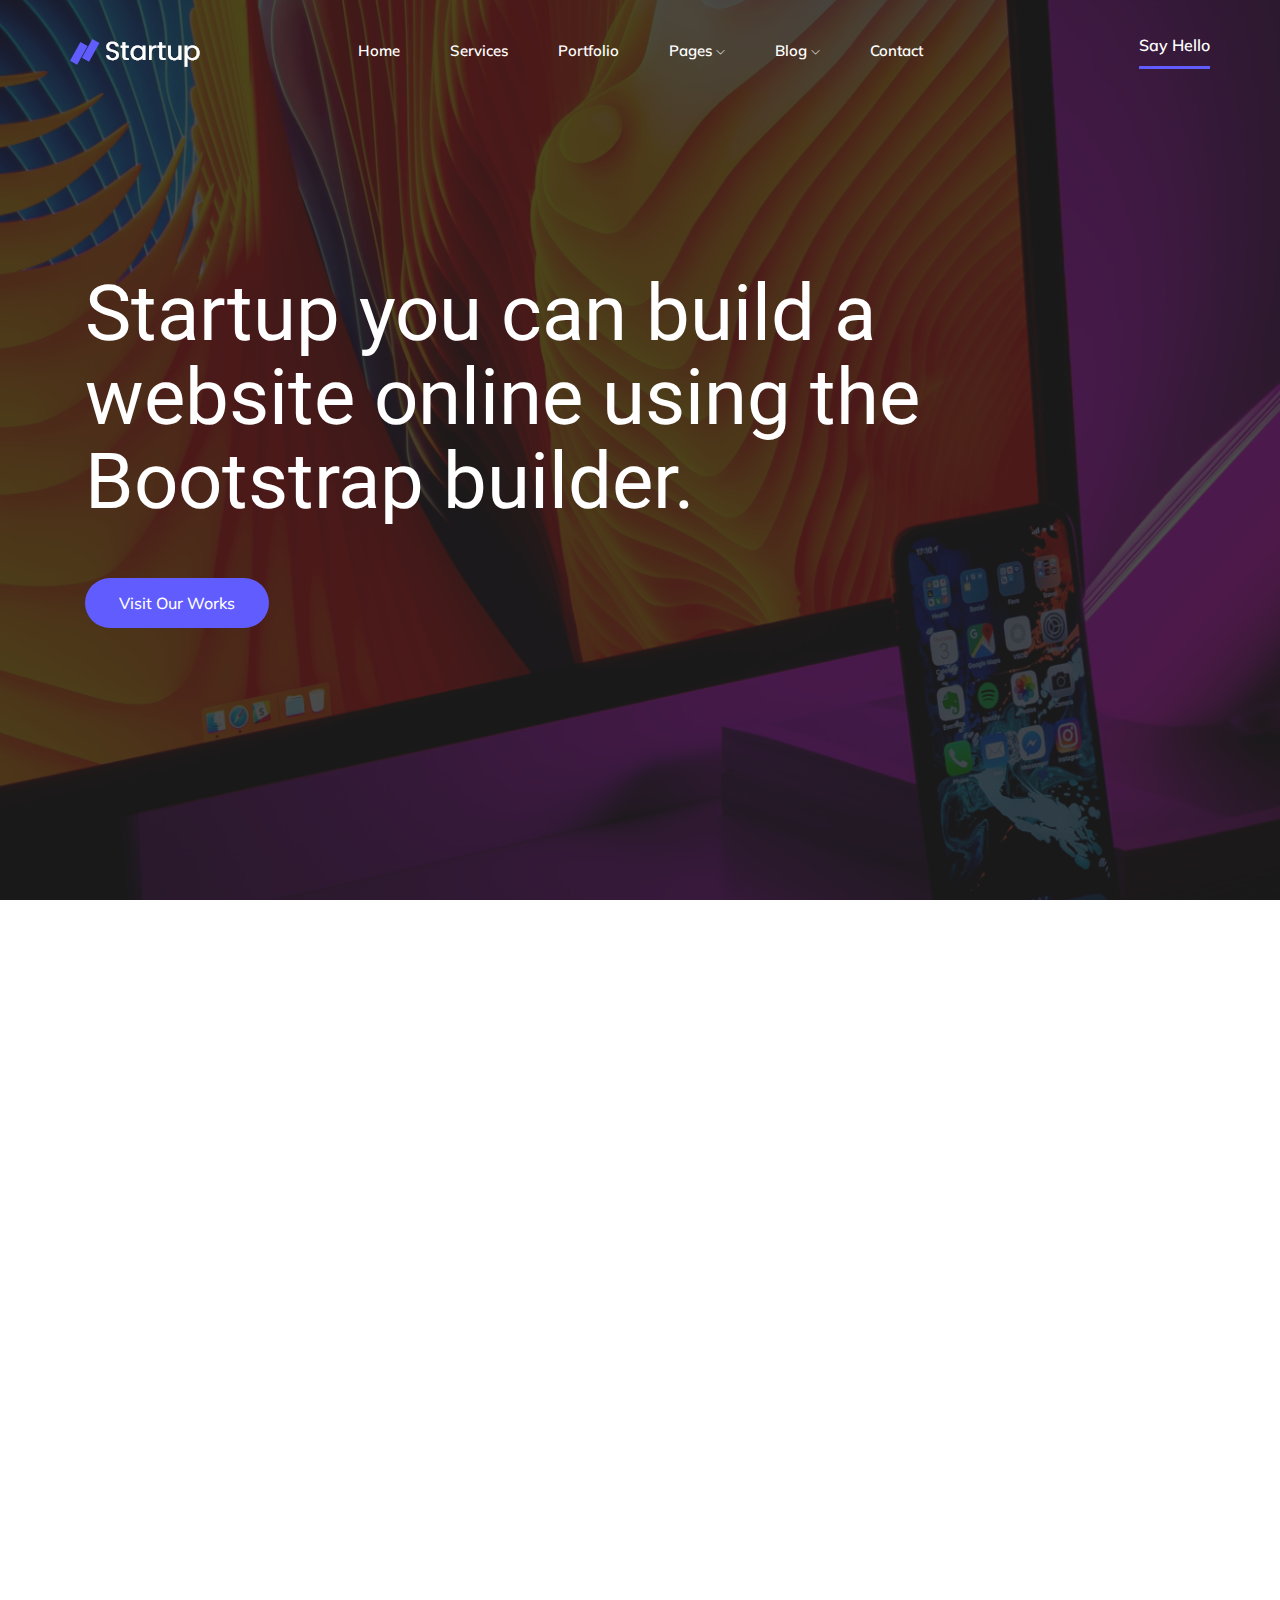
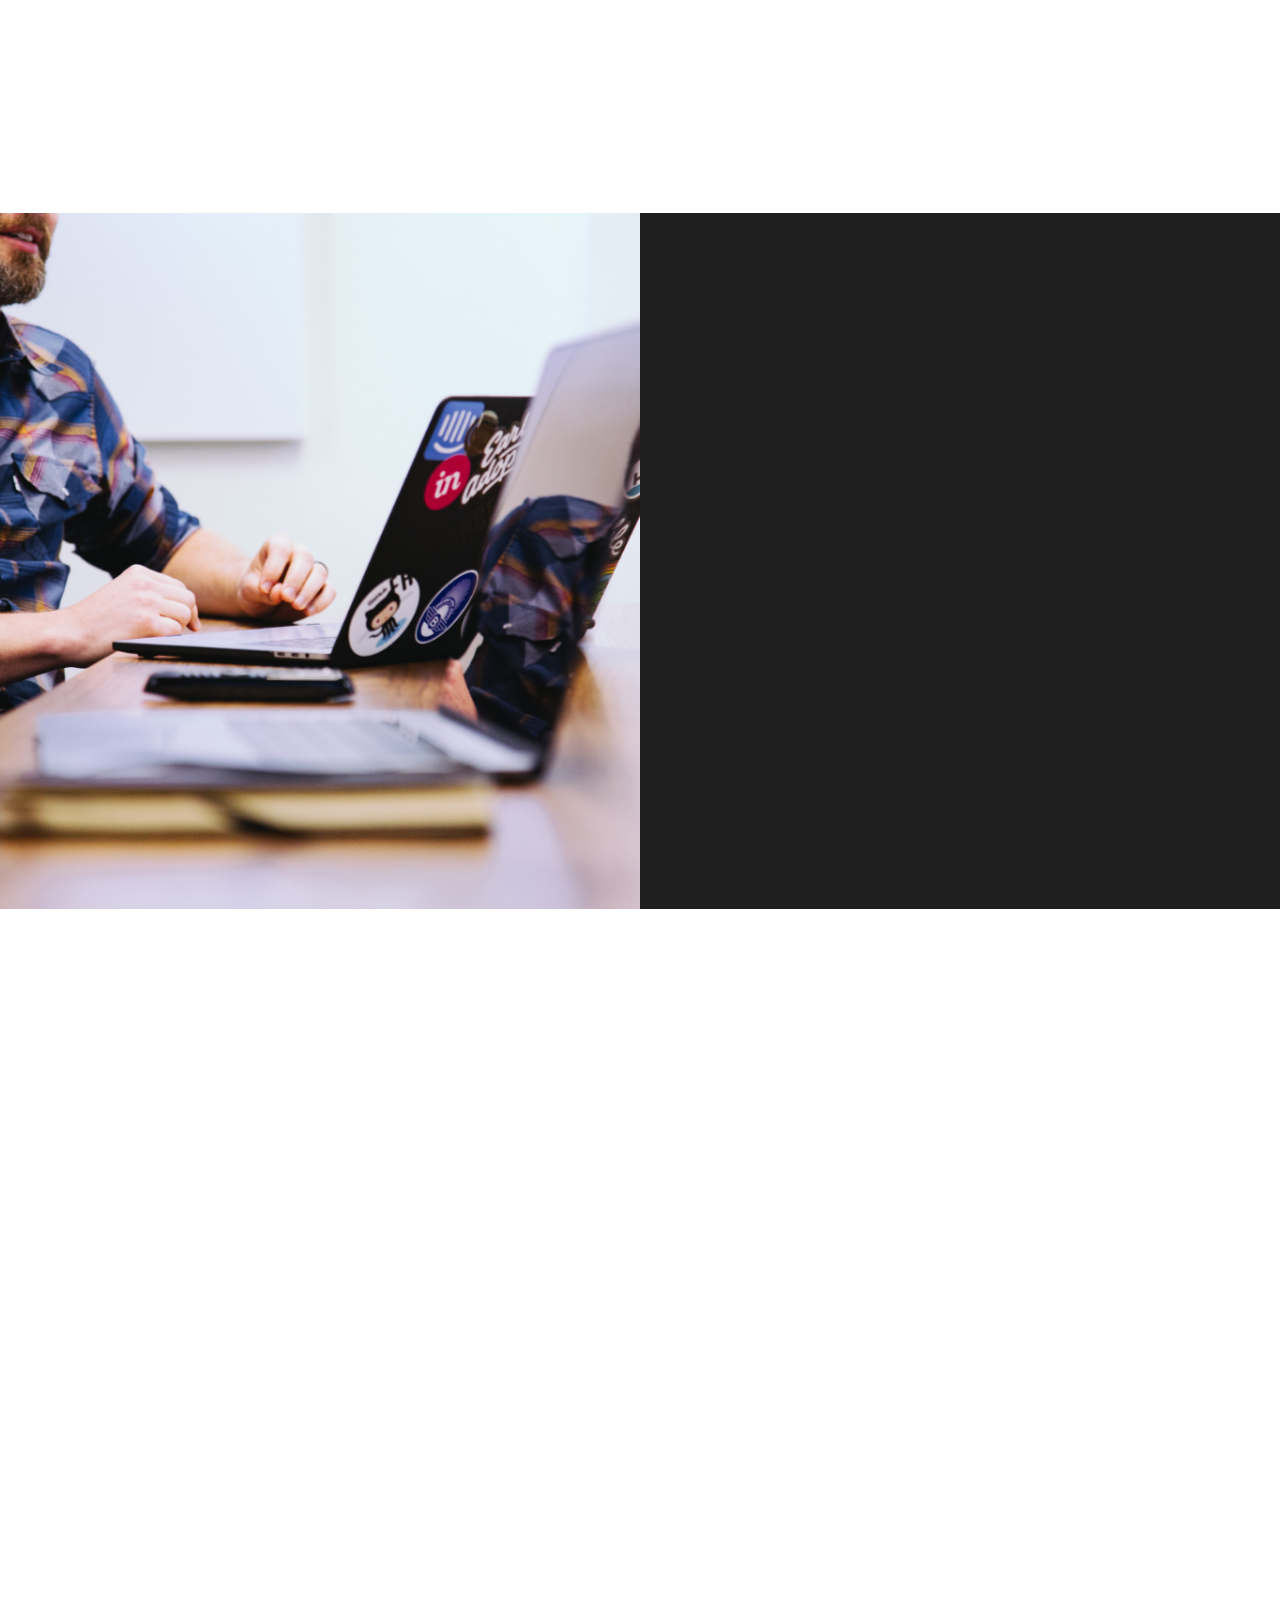
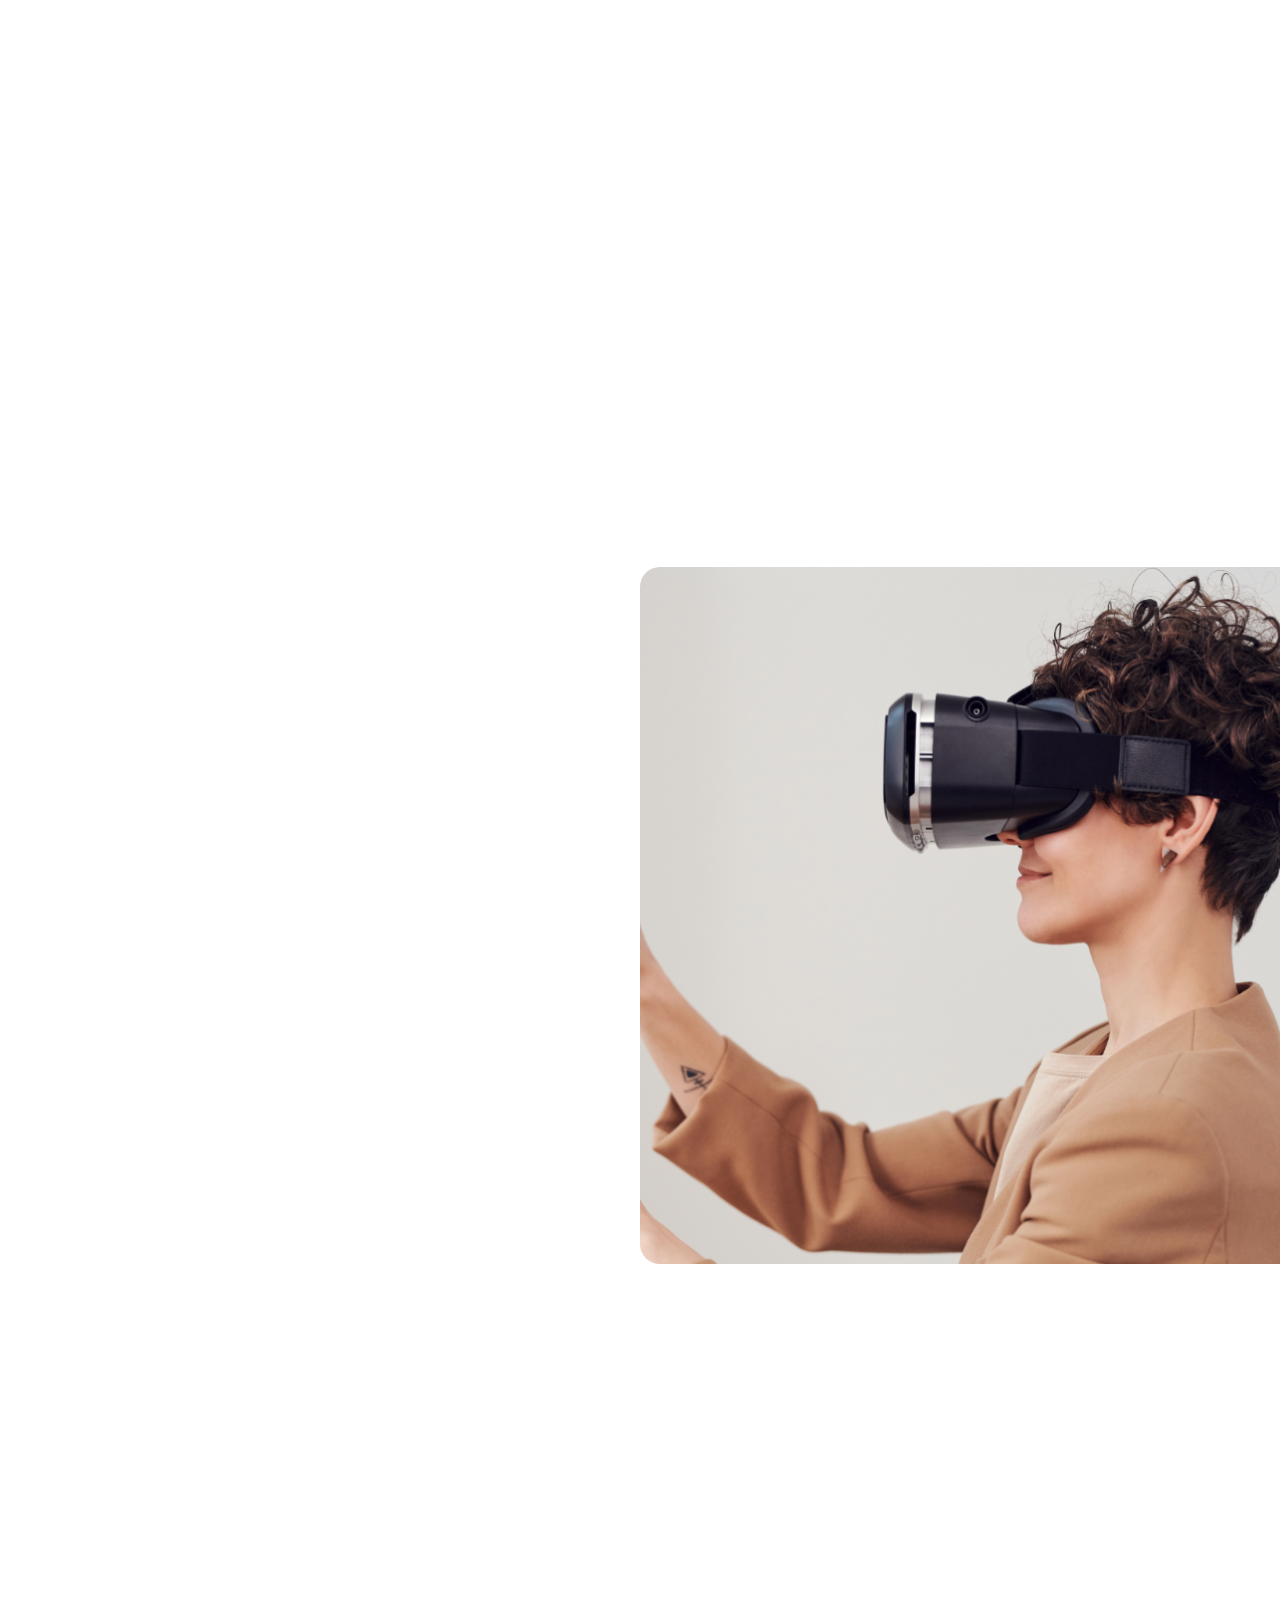
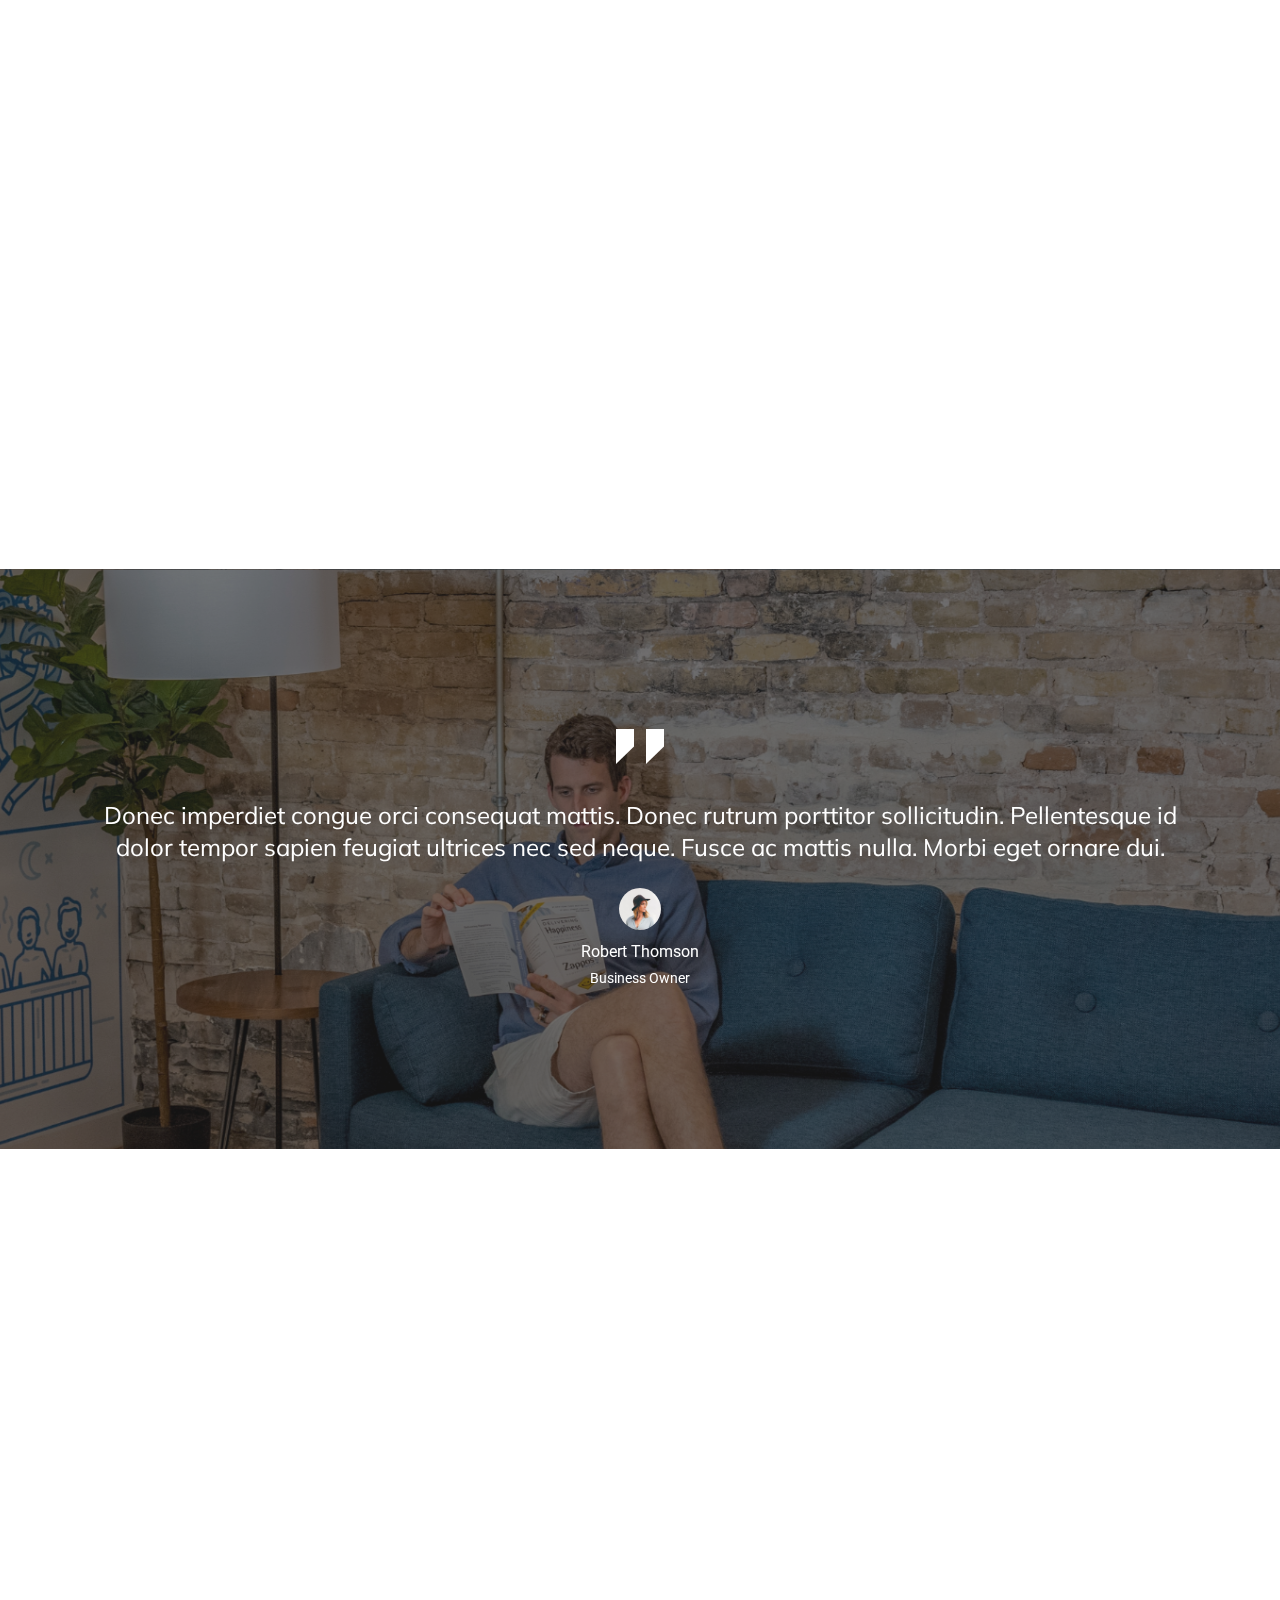
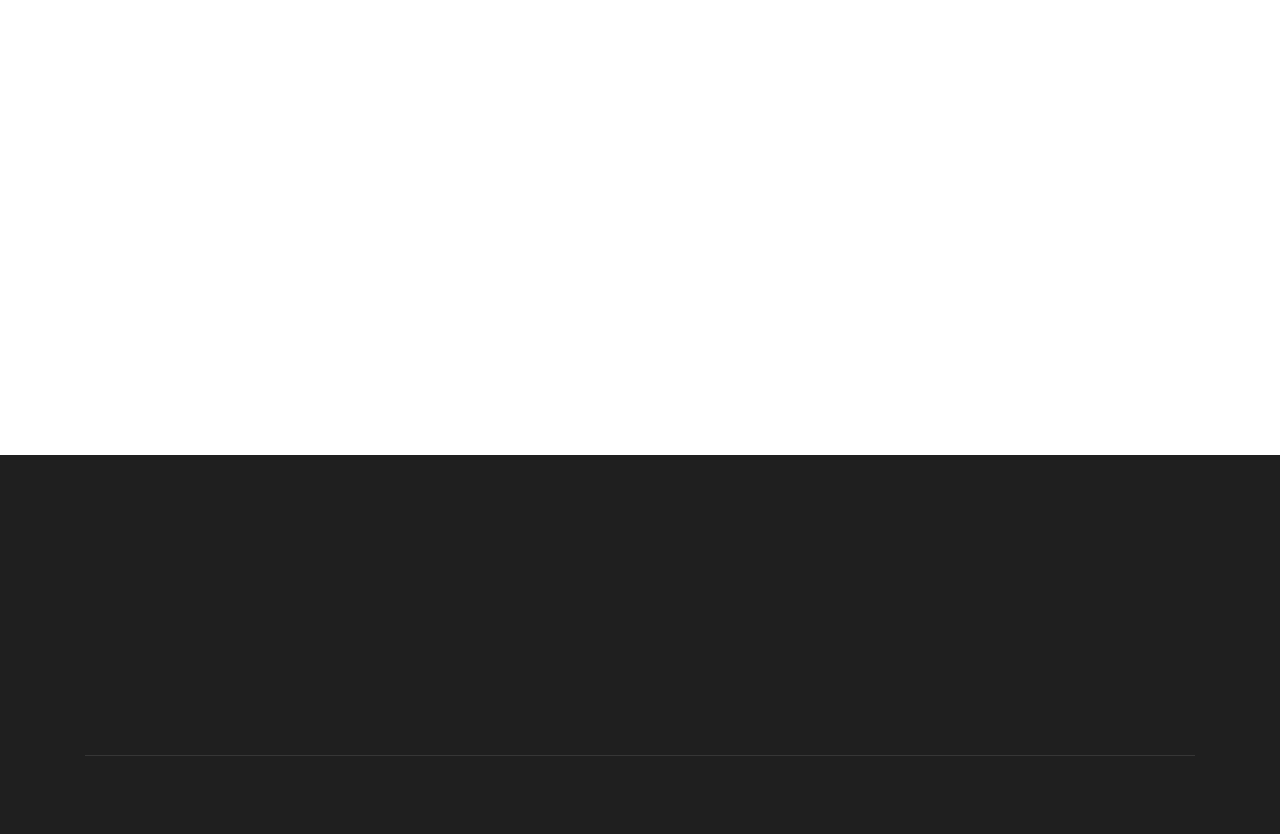
<file: [FE] Template/1/index.html>
<!doctype html>
<html class="no-js" lang="zxx">

<head>
    <meta charset="utf-8">
    <meta http-equiv="x-ua-compatible" content="ie=edge">
    <title>StartUp</title>
    <meta name="description" content="">
    <meta name="viewport" content="width=device-width, initial-scale=1">

    <!-- <link rel="manifest" href="site.webmanifest"> -->
    <!-- Place favicon.ico in the root directory -->

    <!-- CSS here -->
    <link rel="stylesheet" href="css/bootstrap.min.css">
    <link rel="stylesheet" href="css/owl.carousel.min.css">
    <link rel="stylesheet" href="css/magnific-popup.css">
    <link rel="stylesheet" href="css/font-awesome.min.css">
    <link rel="stylesheet" href="css/themify-icons.css">
    <link rel="stylesheet" href="css/nice-select.css">
    <link rel="stylesheet" href="css/flaticon.css">
    <link rel="stylesheet" href="css/gijgo.css">
    <link rel="stylesheet" href="css/animate.min.css">
    <link rel="stylesheet" href="css/slick.css">
    <link rel="stylesheet" href="css/slicknav.css">
    <link rel="stylesheet" href="css/style.css">
    <!-- <link rel="stylesheet" href="css/responsive.css"> -->
</head>

<body>
    <!--[if lte IE 9]>
            <p class="browserupgrade">You are using an <strong>outdated</strong> browser. Please <a href="https://browsehappy.com/">upgrade your browser</a> to improve your experience and security.</p>
        <![endif]-->

    <!-- header-start -->
    <header>
        <div class="header-area ">
            <div id="sticky-header" class="main-header-area">
                <div class="container-fluid p-0">
                    <div class="row align-items-center no-gutters">
                        <div class="col-xl-2 col-lg-2">
                            <div class="logo-img">
                                <a href="index.html">
                                    <img src="img/logo.png" alt="">
                                </a>
                            </div>
                        </div>
                        <div class="col-xl-8 col-lg-8">
                            <div class="main-menu  d-none d-lg-block text-center">
                                <nav>
                                    <ul id="navigation">
                                        <li><a class="active" href="index.html">home</a></li>
                                        <li><a href="service.html">services</a></li>
                                        <li><a href="Portfolio.html">Portfolio</a></li>
                                        <li><a href="#">pages <i class="ti-angle-down"></i></a>
                                            <ul class="submenu">
                                                <li><a href="portfolio_details.html">Portfolio details</a></li>
                                                <li><a href="about.html">about</a></li>
                                                <li><a href="elements.html">elements</a></li>
                                            </ul>
                                        </li>

                                        <li><a href="#">blog <i class="ti-angle-down"></i></a>
                                            <ul class="submenu">
                                                <li><a href="blog.html">blog</a></li>
                                                <li><a href="single-blog.html">single-blog</a></li>
                                            </ul>
                                        </li>
                                        <li><a href="contact.html">Contact</a></li>
                                    </ul>
                                </nav>
                            </div>
                        </div>
                        <div class="col-lg-2 d-none d-lg-block">
                            <div class="log_chat_area d-flex align-items-end">
                                <a href="#" data-scroll-nav="0" class="say_hi">Say Hello</a>
                            </div>
                        </div>
                        <div class="col-12">
                            <div class="mobile_menu d-block d-lg-none"></div>
                        </div>
                    </div>
                </div>
            </div>
        </div>
    </header>
    <!-- header-end -->

    <!-- slider_area_start -->
    <div class="slider_area">
        <div class="single_slider  d-flex align-items-center slider_bg_1 overlay">
            <div class="container">
                <div class="row align-items-center justify-content-start">
                    <div class="col-lg-10 col-md-10">
                        <div class="slider_text">
                            <h3 class="wow fadeInLeft" data-wow-duration="1s" data-wow-delay=".1s">
                                Startup you can build a 
                                website online using the
                                Bootstrap builder.
                            </h3>
                            <a class="boxed-btn3 wow fadeInLeft"  data-wow-duration="1s" data-wow-delay=".2s" href="portfolio.html">Visit Our Works</a>
                        </div>
                    </div>
                </div>
            </div>
        </div>
    </div>
    <!-- slider_area_end -->

    <!-- service_area  -->
    <div class="service_area">
        <div class="container">
            <div class="row justify-content-center">
                <div class="col-lg-6">
                    <div class="section_title text-center mb-70">
                        <span class="wow fadeInUp" data-wow-duration="1s" data-wow-delay=".1s" >Services</span>
                        <h3 class="wow fadeInUp" data-wow-duration="1.2s" data-wow-delay=".2s">With more than 20 years of 
                            experience we can deliver the 
                            best product design.</h3>
                    </div>
                </div>
            </div>
            <div class="row">
                <div class="col-xl-4 col-md-4">
                    <div class="single_service text-center wow fadeInLeft" data-wow-duration="1.2s" data-wow-delay=".4s">
                        <div class="icon">
                            <img src="img/svg_icon/1.svg" alt="">
                        </div>
                        <h3>Graphic design</h3>
                        <p>Lorem ipsum dolor sit amet, consectetur adipiscing elit sed do eiusmod tempor.</p>
                    </div>
                </div>
                <div class="col-xl-4 col-md-4">
                    <div class="single_service text-center wow fadeInUp" data-wow-duration="1s" data-wow-delay=".3s">
                        <div class="icon">
                            <img src="img/svg_icon/2.svg" alt="">
                        </div>
                        <h3>Web design</h3>
                        <p>Lorem ipsum dolor sit amet, consectetur adipiscing elit sed do eiusmod tempor.</p>
                    </div>
                </div>
                <div class="col-xl-4 col-md-4">
                    <div class="single_service text-center wow fadeInRight" data-wow-duration="1.2s" data-wow-delay=".4s">
                        <div class="icon">
                            <img src="img/svg_icon/3.svg" alt="">
                        </div>
                        <h3>Mobile app</h3>
                        <p>Lorem ipsum dolor sit amet, consectetur adipiscing elit sed do eiusmod tempor.</p>
                    </div>
                </div>
            </div>
        </div>
    </div>
    <!--/ service_area  -->

    <div class="about_area">
        <div class="container">
            <div class="row justify-content-end">
                <div class="col-lg-5 offset-lg-1">
                    <div class="about_info">
                        <div class="section_title white_text">
                            <span class="wow fadeInUp" data-wow-duration="1s" data-wow-delay=".3s">About Us</span>
                            <h3 class="wow fadeInUp" data-wow-duration="1s" data-wow-delay=".4s">Empowering individuals </h3>
                            <p class="mid_text wow fadeInUp" data-wow-duration="1s" data-wow-delay=".5s">Efficiently unleash cross-media tour function information without cross action media value. Quickly maximize timely deliverables for real-time schemas.</p>
                            <p class="last_text wow fadeInUp" data-wow-duration="1s" data-wow-delay=".6s">“Function information without cross action media value.</p>
                            <a href="#" class="boxed-btn3 wow fadeInUp" data-wow-duration="1s" data-wow-delay=".7s">About Us</a>
                        </div>
                    </div>
                </div>
            </div>
        </div>
    </div>

    <!-- portfolio_image_area  -->
    <div class="portfolio_image_area">
        <div class="container">
            <div class="row justify-content-center">
                <div class="col-lg-6">
                    <div class="section_title text-center mb-90">
                        <h3 class="wow fadeInUp" data-wow-duration="1s" data-wow-delay=".3s">Featured Works</h3>
                        <p class="wow fadeInUp" data-wow-duration="1s" data-wow-delay=".4s">Tour function information without cross action media value quickly maximize timely deliverables.</p>
                    </div>
                </div>
            </div>
            <div class="row">
                <div class="col-lg-8 col-md-12">
                    <div class="single_Portfolio wow fadeInUp" data-wow-duration="1s" data-wow-delay=".3s">
                        <div class="portfolio_thumb">
                            <img src="img/portfolio/1.png" alt="">
                        </div>
                        <div class="portfolio_hover">
                            <div class="title">
                                <span>App Design</span>
                                    <h3>Colorlib Mobile App</h3>
                                    <a class="boxed-btn3" href="portfolio_details.html">View</a>
                            </div>
                        </div>
                    </div>
                </div>
                <div class="col-lg-4 col-md-6">
                    <div class="single_Portfolio wow fadeInUp" data-wow-duration="1s" data-wow-delay=".4s">
                        <div class="portfolio_thumb">
                            <img src="img/portfolio/2.png" alt="">
                        </div>
                        <div class="portfolio_hover">
                            <div class="title">
                                <span>App Design</span>
                                    <h3>Colorlib Mobile App</h3>
                                    <a class="boxed-btn3" href="portfolio_details.html">View</a>
                            </div>
                        </div>
                    </div>
                </div>
                <div class="col-lg-4 col-md-6 col-lg-4">
                    <div class="single_Portfolio wow fadeInUp" data-wow-duration="1s" data-wow-delay=".5s">
                        <div class="portfolio_thumb">
                            <img src="img/portfolio/3.png" alt="">
                        </div>
                        <div class="portfolio_hover">
                            <div class="title">
                                <span>App Design</span>
                                    <h3>Colorlib Mobile App</h3>
                                    <a class="boxed-btn3" href="portfolio_details.html">View</a>
                            </div>
                        </div>
                    </div>
                </div>
                <div class="col-lg-4 col-md-6 col-lg-4">
                    <div class="single_Portfolio wow fadeInUp" data-wow-duration="1s" data-wow-delay=".6s">
                        <div class="portfolio_thumb">
                            <img src="img/portfolio/4.png" alt="">
                        </div>
                        <div class="portfolio_hover">
                            <div class="title">
                                <span>App Design</span>
                                    <h3>Colorlib Mobile App</h3>
                                    <a class="boxed-btn3" href="portfolio_details.html">View</a>
                            </div>
                        </div>
                    </div>
                </div>
                <div class="col-lg-4 col-md-6 col-lg-4">
                    <div class="single_Portfolio wow fadeInUp" data-wow-duration="1s" data-wow-delay=".7s">
                        <div class="portfolio_thumb">
                            <img src="img/portfolio/5.png" alt="">
                        </div>
                        <div class="portfolio_hover">
                            <div class="title">
                                <span>App Design</span>
                                    <h3>Colorlib Mobile App</h3>
                                    <a class="boxed-btn3" href="portfolio_details.html">View</a>
                            </div>
                        </div>
                    </div>
                </div>
            </div>
        </div>
    </div>
    <!--/ portfolio_image_area  -->

    <div class="how_we_work_area">
        <div class="container">
            <div class="row">
                <div class="col-lg-5">
                    <div class="work_info">
                        <div class="section_title">
                            <h3 class="wow fadeInLeft" data-wow-duration="1s" data-wow-delay=".3s">How we work</h3>
                            <p class="mid_text wow fadeInLeft" data-wow-duration="1s" data-wow-delay=".4s">“Function information without cross action media value.</p>
                            <p class="last_p wow fadeInRight" data-wow-duration="1s" data-wow-delay=".5s">Efficiently unleash cross-media tour function information without cross action media value. Quickly maximize timely deliverables for real-time schemas.</p>
                        </div>
                        <div class="video_watch d-flex align-items-center">
                            <div class="play_btn wow fadeInUp" data-wow-duration="1s" data-wow-delay=".6s">
                                <a href="https://www.youtube.com/watch?v=D7tF-cY2M9o" class="video_icon popup-video"> <i class="fa fa-play"></i> </a>
                            </div>
                           <span class="wow fadeInLeft" data-wow-duration="1s" data-wow-delay=".7s"> Watch Video</span>
                        </div>
                    </div>
                </div>
            </div>
        </div>
    </div>

    <!-- team_member_start -->
    <div class="team_area ">
        <div class="container">
            <div class="row justify-content-center">
                <div class="col-lg-6">
                    <div class="section_title text-center mb-90">
                        <h3 class="wow fadeInUp" data-wow-duration="1s" data-wow-delay=".3s">Our Creative Team</h3>
                        <p class="wow fadeInUp" data-wow-duration="1s" data-wow-delay=".6s">Tour function information without cross action media value quickly maximize timely deliverables.</p>
                    </div>
                </div>
            </div>
            <div class="row">
                <div class="col-lg-3 col-md-6">
                    <div class="single_team wow fadeInUp" data-wow-duration="1s" data-wow-delay=".2s">
                        <div class="team_thumb">
                            <img src="img/team/1.png" alt="">
                            <div class="team_hover">
                                <div class="hover_inner text-center">
                                    <ul>
                                        <li><a href="#"> <i class="fa fa-facebook"></i> </a></li>
                                        <li><a href="#"> <i class="fa fa-twitter"></i> </a></li>
                                        <li><a href="#"> <i class="fa fa-instagram"></i> </a></li>
                                    </ul>
                                </div>
                            </div>
                        </div>
                        <div class="team_title text-center">
                            <h3>Brandon Yeald</h3>
                            <p>Founder & CEO</p>
                        </div>
                    </div>
                </div>
                <div class="col-lg-3 col-md-6">
                    <div class="single_team wow fadeInUp" data-wow-duration="1s" data-wow-delay=".4s">
                        <div class="team_thumb">
                            <img src="img/team/2.png" alt="">
                            <div class="team_hover">
                                <div class="hover_inner text-center">
                                    <ul>
                                        <li><a href="#"> <i class="fa fa-facebook"></i> </a></li>
                                        <li><a href="#"> <i class="fa fa-linkedin"></i> </a></li>
                                        <li><a href="#"> <i class="fa fa-google-plus"></i> </a></li>
                                    </ul>
                                </div>
                            </div>
                        </div>
                        <div class="team_title text-center">
                            <h3>Calvin Anderson</h3>
                            <p>Graphics Designer</p>
                        </div>
                    </div>
                </div>
                <div class="col-lg-3 col-md-6">
                    <div class="single_team wow fadeInUp" data-wow-duration="1s" data-wow-delay=".6s">
                        <div class="team_thumb">
                            <img src="img/team/3.png" alt="">
                            <div class="team_hover">
                                <div class="hover_inner text-center">
                                    <ul>
                                        <li><a href="#"> <i class="fa fa-facebook"></i> </a></li>
                                        <li><a href="#"> <i class="fa fa-linkedin"></i> </a></li>
                                        <li><a href="#"> <i class="fa fa-google-plus"></i> </a></li>
                                    </ul>
                                </div>
                            </div>
                        </div>
                        <div class="team_title text-center">
                            <h3>Roman Solo</h3>
                            <p>Wordpress Developer</p>
                        </div>
                    </div>
                </div>
                <div class="col-lg-3 col-md-6">
                    <div class="single_team wow fadeInUp" data-wow-duration="1s" data-wow-delay=".8s">
                        <div class="team_thumb">
                            <img src="img/team/4.png" alt="">
                            <div class="team_hover">
                                <div class="hover_inner text-center">
                                    <ul>
                                        <li><a href="#"> <i class="fa fa-facebook"></i> </a></li>
                                        <li><a href="#"> <i class="fa fa-linkedin"></i> </a></li>
                                        <li><a href="#"> <i class="fa fa-google-plus"></i> </a></li>
                                    </ul>
                                </div>
                            </div>
                        </div>
                        <div class="team_title text-center">
                            <h3>Yeald Kin</h3>
                            <p>Software Engineer</p>
                        </div>
                    </div>
                </div>
            </div>
        </div>
    </div>
    <!--/ team_member_end -->

    <!-- testimonial_area  -->
    <div class="testimonial_area ">
        <div class="container">
            <div class="row">
                <div class="col-xl-12">
                    <div class="testmonial_active owl-carousel">
                        <div class="single_carousel">
                                <div class="single_testmonial text-center">
                                        <div class="quote">
                                            <img src="img/testmonial/quote.svg" alt="">
                                        </div>
                                        <p>Donec imperdiet congue orci consequat mattis. Donec rutrum porttitor <br> 
                                                sollicitudin. Pellentesque id dolor tempor sapien feugiat ultrices nec sed neque.  <br>
                                                Fusce ac mattis nulla. Morbi eget ornare dui. </p>
                                        <div class="testmonial_author">
                                            <div class="thumb">
                                                    <img src="img/testmonial/thumb.png" alt="">
                                            </div>
                                            <h3>Robert Thomson</h3>
                                            <span>Business Owner</span>
                                        </div>
                                    </div>
                        </div>
                        <div class="single_carousel">
                                <div class="single_testmonial text-center">
                                        <div class="quote">
                                            <img src="img/testmonial/quote.svg" alt="">
                                        </div>
                                        <p>Donec imperdiet congue orci consequat mattis. Donec rutrum porttitor <br> 
                                                sollicitudin. Pellentesque id dolor tempor sapien feugiat ultrices nec sed neque.  <br>
                                                Fusce ac mattis nulla. Morbi eget ornare dui. </p>
                                        <div class="testmonial_author">
                                            <div class="thumb">
                                                    <img src="img/testmonial/thumb.png" alt="">
                                            </div>
                                            <h3>Robert Thomson</h3>
                                            <span>Business Owner</span>
                                        </div>
                                    </div>
                        </div>
                        <div class="single_carousel">
                                <div class="single_testmonial text-center">
                                        <div class="quote">
                                            <img src="img/testmonial/quote.svg" alt="">
                                        </div>
                                        <p>Donec imperdiet congue orci consequat mattis. Donec rutrum porttitor <br> 
                                                sollicitudin. Pellentesque id dolor tempor sapien feugiat ultrices nec sed neque.  <br>
                                                Fusce ac mattis nulla. Morbi eget ornare dui. </p>
                                        <div class="testmonial_author">
                                            <div class="thumb">
                                                    <img src="img/testmonial/thumb.png" alt="">
                                            </div>
                                            <h3>Robert Thomson</h3>
                                            <span>Business Owner</span>
                                        </div>
                                    </div>
                        </div>
                    </div>
                </div>
            </div>
        </div>
    </div>
    <!-- /testimonial_area  -->

    <div data-scroll-index="0" class="get_in_tauch_area">
        <div class="container">
            <div class="row justify-content-center">
                <div class="col-lg-6">
                    <div class="section_title text-center mb-90">
                        <h3 class="wow fadeInUp" data-wow-duration="1s" data-wow-delay=".3s">Get in Touch</h3>
                        <p class="wow fadeInUp" data-wow-duration="1s" data-wow-delay=".4s">Tour function information without cross action media value quickly maximize timely deliverables.</p>
                    </div>
                </div>
            </div>
            <div class="row justify-content-center">
                <div class="col-lg-8">
                    <div class="touch_form">
                        <form action="#">
                            <div class="row">
                                <div class="col-md-6">
                                    <div class="single_input wow fadeInUp" data-wow-duration="1s" data-wow-delay=".3s">
                                        <input type="text" placeholder="Your Name" >
                                    </div>
                                </div>
                                <div class="col-md-6">
                                    <div class="single_input wow fadeInUp" data-wow-duration="1s" data-wow-delay=".4s">
                                        <input type="email" placeholder="Email" >
                                    </div>
                                </div>
                                <div class="col-md-12">
                                    <div class="single_input wow fadeInUp" data-wow-duration="1s" data-wow-delay=".5s">
                                        <input type="email" placeholder="Subject" >
                                    </div>
                                </div>
                                <div class="col-md-12">
                                    <div class="single_input wow fadeInUp" data-wow-duration="1s" data-wow-delay=".6s">
                                       <textarea name="" id="" cols="30" placeholder="Message" rows="10"></textarea>
                                    </div>
                                </div>
                                <div class="col-lg-12">
                                    <div class="submit_btn wow fadeInUp" data-wow-duration="1s" data-wow-delay=".7s">
                                        <button class="boxed-btn3" type="submit">Send Message</button>
                                    </div>
                                </div>
                            </div>
                        </form>
                    </div>
                </div>
            </div>
        </div>
    </div>


    <!-- footer start -->
    <footer class="footer">
        <div class="footer_top">
            <div class="container">
                <div class="row align-items-center">
                    <div class="col-lg-2 col-md-3">
                        <div class="footer_logo wow fadeInRight" data-wow-duration="1s" data-wow-delay=".3s">
                            <a href="index.html">
                                <img src="img/logo.png" alt="">
                            </a>
                        </div>
                    </div>
                    <div class="col-xl-7 col-lg-7 col-md-9">
                        <div class="menu_links">
                            <ul>
                                <li><a class="wow fadeInDown" data-wow-duration="1s" data-wow-delay=".2s" href="#">About</a class="wow fadeInUp" data-wow-duration="1s" data-wow-delay=".3s"></li>
                                <li><a class="wow fadeInDown" data-wow-duration="1s" data-wow-delay=".4s" href="#">Services</a></li>
                                <li><a class="wow fadeInDown" data-wow-duration="1s" data-wow-delay=".6s" href="#">Portfolio</a></li>
                                <li><a class="wow fadeInDown" data-wow-duration="1s" data-wow-delay=".8s" href="#">Pages</a></li>
                                <li><a class="wow fadeInDown" data-wow-duration="1s" data-wow-delay="1s" href="#">Blog</a></li>
                                <li><a class="wow fadeInDown" data-wow-duration="1s" data-wow-delay="1.1s" href="#">Contact</a></li>
                            </ul>
                        </div>
                    </div>
                    <div class="col-lg-3 col-md-12">
                        <div class="socail_links">
                            <ul>
                                <li><a class="wow fadeInUp" data-wow-duration="1s" data-wow-delay=".3s" href="#"> <i class="fa fa-facebook"></i> </a></li>
                                <li><a class="wow fadeInUp" data-wow-duration="1s" data-wow-delay=".4s" href="#"> <i class="fa fa-twitter"></i> </a></li>
                                <li><a class="wow fadeInUp" data-wow-duration="1s" data-wow-delay=".5s" href="#"> <i class="fa fa-instagram"></i> </a></li>
                                <li><a class="wow fadeInUp" data-wow-duration="1s" data-wow-delay=".6s" href="#"> <i class="fa fa-google-plus"></i> </a></li>
                            </ul>
                        </div>
                    </div>
                </div>
            </div>
        </div>
        <div class="copy-right_text">
            <div class="container">
                <div class="footer_border"></div>
                <div class="row">
                    <div class="col-xl-12">
                        <p class="copy_right text-center wow fadeInUp" data-wow-duration="1s" data-wow-delay="1.3s">
                            <!-- Link back to Colorlib can't be removed. Template is licensed under CC BY 3.0. -->
Copyright &copy;<script>document.write(new Date().getFullYear());</script> All rights reserved | This template is made with <i class="fa fa-heart-o" aria-hidden="true"></i> by <a href="https://colorlib.com" target="_blank">Colorlib</a>
<!-- Link back to Colorlib can't be removed. Template is licensed under CC BY 3.0. -->
                        </p>
                    </div>
                </div>
            </div>
        </div>
    </footer>
    <!--/ footer end  -->

    <!-- JS here -->
    <script src="js/vendor/modernizr-3.5.0.min.js"></script>
    <script src="js/vendor/jquery-1.12.4.min.js"></script>
    <script src="js/popper.min.js"></script>
    <script src="js/bootstrap.min.js"></script>
    <script src="js/owl.carousel.min.js"></script>
    <script src="js/isotope.pkgd.min.js"></script>
    <script src="js/ajax-form.js"></script>
    <script src="js/waypoints.min.js"></script>
    <script src="js/jquery.counterup.min.js"></script>
    <script src="js/imagesloaded.pkgd.min.js"></script>
    <script src="js/scrollIt.js"></script>
    <script src="js/jquery.scrollUp.min.js"></script>
    <script src="js/wow.min.js"></script>
    <script src="js/nice-select.min.js"></script>
    <script src="js/jquery.slicknav.min.js"></script>
    <script src="js/jquery.magnific-popup.min.js"></script>
    <script src="js/plugins.js"></script>
    <script src="js/gijgo.min.js"></script>

    <!--contact js-->
    <script src="js/contact.js"></script>
    <script src="js/jquery.ajaxchimp.min.js"></script>
    <script src="js/jquery.form.js"></script>
    <script src="js/jquery.validate.min.js"></script>
    <script src="js/mail-script.js"></script>

    <script src="js/main.js"></script>
</body>

</html>
</file>
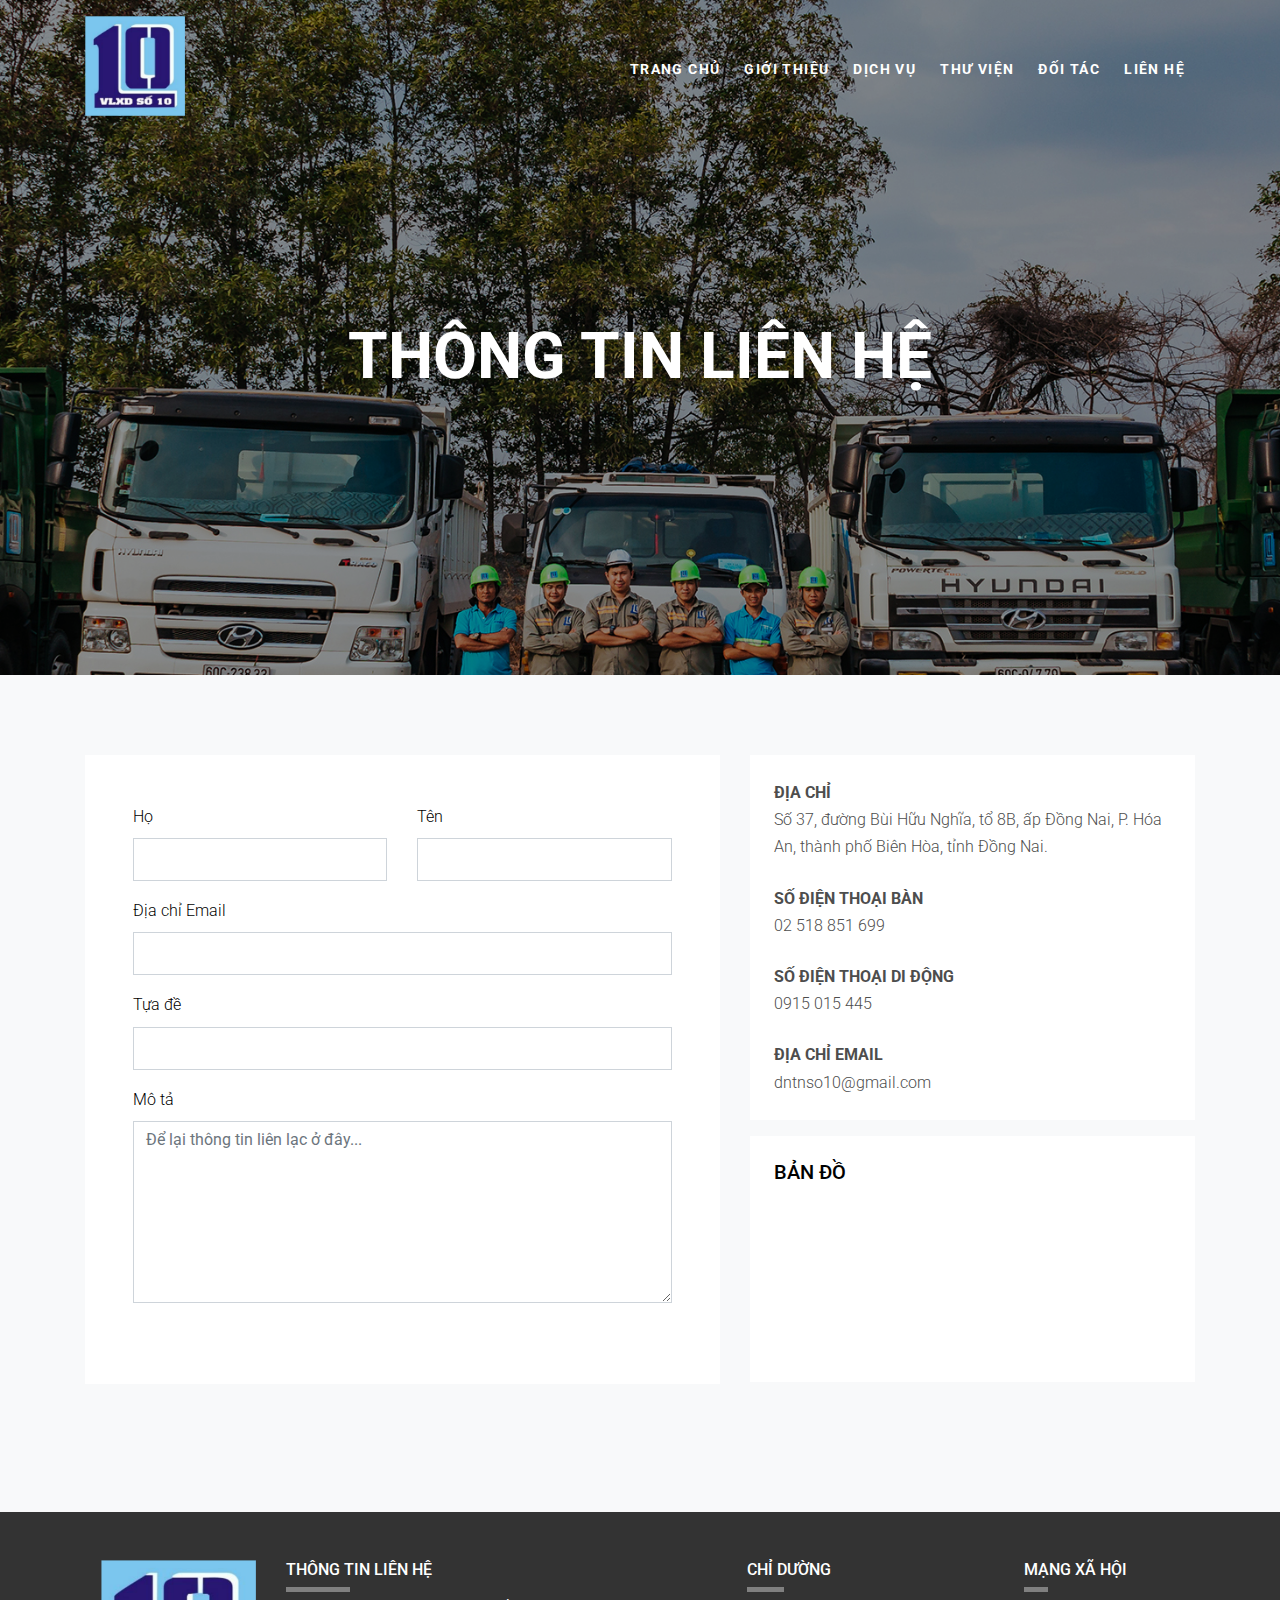
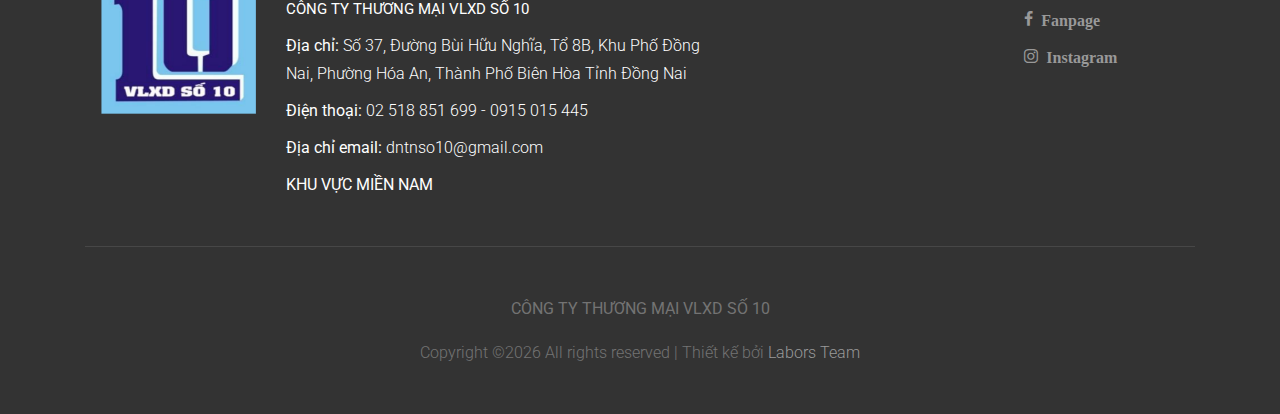
<file: logistics/contact.html>
<!DOCTYPE html>
<html lang="en">
<head>
 <title>CÔNG TY THƯƠNG MẠI VẬT LIỆU XÂY DỰNG SỐ 10</title>
 <meta charset="utf-8">
 <meta name="viewport" content="width=device-width, initial-scale=1, shrink-to-fit=no">
 <link href="https://fonts.googleapis.com/css?family=Roboto&display=swap" rel="stylesheet">
 <link rel="shortcut icon" type="image/png" href="./images/logo.png">
 <style>
 body {
  font-family: 'Roboto', sans-serif;
  font-size: 48px;
}      
</style>
<link rel="stylesheet" href="fonts/icomoon/style.css">
<link rel="stylesheet" href="css/fontawesome-free-5.12.1-web/css/all.css">
<link rel="stylesheet" href="css/bootstrap.min.css">
<link rel="stylesheet" href="css/magnific-popup.css">
<link rel="stylesheet" href="css/jquery-ui.css">
<link rel="stylesheet" href="css/owl.carousel.min.css">
<link rel="stylesheet" href="css/owl.theme.default.min.css">
<link rel="stylesheet" href="css/bootstrap-datepicker.css">
<link rel="stylesheet" href="fonts/flaticon/font/flaticon.css">
<link rel="stylesheet" href="css/aos.css">
<link rel="stylesheet" href="css/style.css">
<link rel="stylesheet" href="css/style-default.css">
</head>
<body>
  <div class="site-wrap">
    <div class="site-mobile-menu">
      <div class="site-mobile-menu-header">
        <div class="site-mobile-menu-close mt-3">
          <span class="icon-close2 js-menu-toggle"></span>
        </div>
      </div>
      <div class="site-mobile-menu-body"></div>
    </div>
  </div>
  <!--  -->
  <!-- HEAD header -->
  <header class="site-navbar py-3" role="banner">
    <div class="container">
      <div class="row align-items-center">
        <div class="col-11 col-xl-2">
          <h4 class="">
            <a href="index.html" class="text-white">
              <img src="./images/logo.png" style="width: 100px; height: 100px;">
            </a>
          </h4>
        </div>
        <div class="col-12 col-md-10 d-none d-xl-block">
          <nav class="site-navigation position-relative text-right" role="navigation">
            <ul class="site-menu js-clone-nav mx-auto d-none d-lg-block" style="font-weight: bold;">
              <li class=""><a href="index.html">Trang chủ</a></li> 
              <li><a href="about.html">Giới thiệu</a></li>
              <li><a href="services.html">Dịch vụ</a></li>
              <li><a href="media.html">Thư viện</a></li>                        
              <li><a href="partners.html">Đối tác</a></li>         
              <li><a href="contact.html">Liên hệ</a></li>
            </ul>
          </nav>
        </div>  
        <div class="d-inline-block d-xl-none ml-md-0 mr-auto py-3" style="position: relative; top: 3px;"><a href="#" class="site-menu-toggle js-menu-toggle text-white"><span class="icon-menu h3"></span></a></div>
      </div>
    </div>
  </header>

  

  <div class="site-blocks-cover-half overlay" style="background-image: url(./images/common/bg-2.jpg);">
    <div class="container">
      <div class="row align-items-center justify-content-center text-center">
        <div class="col-md-8" data-aos="fade-up" data-aos-delay="400">
          <h1 class="mt-5 text-white font-weight-light text-uppercase font-weight-bold">THÔNG TIN LIÊN HỆ</h1> 
        </div>
      </div>
    </div>
  </div> 

  <div class="site-section bg-light">
    <div class="container">
      <div class="row">
        <div class="col-md-7 mb-5">
          <form action="#" class="p-5 bg-white">
            <div class="row form-group">
              <div class="col-md-6 mb-3 mb-md-0">
                <label class="text-black" for="fname">Họ</label>
                <input type="text" id="fname" class="form-control">
              </div>
              <div class="col-md-6">
                <label class="text-black" for="lname">Tên</label>
                <input type="text" id="lname" class="form-control">
              </div>
            </div>

            <div class="row form-group">

              <div class="col-md-12">
                <label class="text-black" for="email">Địa chỉ Email</label> 
                <input type="email" id="email" class="form-control">
              </div>
            </div>

            <div class="row form-group">

              <div class="col-md-12">
                <label class="text-black" for="subject">Tựa đề</label> 
                <input type="subject" id="subject" class="form-control">
              </div>
            </div>

            <div class="row form-group">
              <div class="col-md-12">
                <label class="text-black" for="message">Mô tả</label> 
                <textarea name="message" id="message" cols="30" rows="7" class="form-control" placeholder="Để lại thông tin liên lạc ở đây..."></textarea>
              </div>
            </div>

            <div class="row form-group">
              <div class="col-md-12">
                <!-- <input type="submit" value="Gửi thông tin" class="btn btn-primary py-2 px-4 text-white"> -->
              </div>
            </div>


          </form>
        </div>
        <div class="col-md-5">

          <div class="p-4 mb-3 bg-white">
            <p class="mb-0 font-weight-bold">ĐỊA CHỈ</p>
            <p class="mb-4">Số 37, đường Bùi Hữu Nghĩa, tổ 8B, ấp Đồng Nai, P. Hóa An,
            thành phố Biên Hòa, tỉnh Đồng Nai.</p>

            <p class="mb-0 font-weight-bold">SỐ ĐIỆN THOẠI BÀN</p>
            <p class="mb-4">02 518 851 699</p>

            <p class="mb-0 font-weight-bold">SỐ ĐIỆN THOẠI DI ĐỘNG</p>
            <p class="mb-4">0915 015 445</p>

            <p class="mb-0 font-weight-bold">ĐỊA CHỈ EMAIL</p>
            <p class="mb-0">dntnso10@gmail.com</p>

          </div>

          <div class="p-4 mb-3 bg-white">
            <h3 class="h5 text-black mb-3">BẢN ĐỒ</h3>
            <iframe src="https://www.google.com/maps/embed?pb=!1m18!1m12!1m3!1d3917.2801585365232!2d106.80483511480232!3d10.942197092209183!2m3!1f0!2f0!3f0!3m2!1i1024!2i768!4f13.1!3m3!1m2!1s0x3174d94f4051622b%3A0xdb183f0f26db3596!2zQ3R5IHPhu5EgMTAgduG6rXQgbGnhu4d1IHjDonkgZOG7sW5nIMSQ4buTbmcgTmFp!5e0!3m2!1sen!2s!4v1581786979872!5m2!1sen!2s" width="100%" height="100%" frameborder="0" style="border:0;" allowfullscreen=""></iframe>
          </div>

        </div>
      </div>
    </div>
  </div>

  <footer class="site-footer" >
    <div class="container">
      <div class="row" style="padding: 1em">
        <div class="col-md-12">
          <div class="row">
            <div class="col-md-2 mb-5">
              <img src="./images/logo.png" style="width: 100%;">
            </div>
            <div class="col-md-5 mb-3">
              <h2 class="footer-heading">THÔNG TIN LIÊN HỆ</h2>
              <div style="width: 15%; border-bottom: 5px solid grey; margin-bottom: 5px;"></div>
              <ul class="list-unstyled" style="color: white;">
                <li style="font-size: 15px;"><b>CÔNG TY THƯƠNG MẠI VLXD SỐ 10</b></li>
                <li>
                  <b>Địa chỉ:</b> Số 37, Đường Bùi Hữu Nghĩa, Tổ 8B, Khu Phố
                  Đồng Nai, Phường Hóa An, Thành Phố Biên Hòa
                  Tỉnh Đồng Nai
                </li>
                <li><b>Điện thoại:</b> 02 518 851 699 - 0915 015 445</li>
                <li><b>Địa chỉ email:</b> dntnso10@gmail.com</li>
                <li><b>KHU VỰC MIỀN NAM</b></li>
              </ul>
            </div>
            <div class="col-md-3 mb-5">
              <h2 class="footer-heading">CHỈ DƯỜNG</h2>
              <div style="width: 15%; border-bottom: 5px solid grey; margin-bottom: 15px;"></div>
              <ul class="list-unstyled">
                <li>
                  <iframe src="https://www.google.com/maps/embed?pb=!1m18!1m12!1m3!1d3917.2801585365237!2d106.80483511475053!3d10.942197092209167!2m3!1f0!2f0!3f0!3m2!1i1024!2i768!4f13.1!3m3!1m2!1s0x3174d94f4051622b%3A0xdb183f0f26db3596!2zQ3R5IHPhu5EgMTAgduG6rXQgbGnhu4d1IHjDonkgZOG7sW5nIMSQ4buTbmcgTmFp!5e0!3m2!1sen!2s!4v1582124684659!5m2!1sen!2s" width="100%" height="100%" frameborder="0" style="border:0;" allowfullscreen=""></iframe>
                </li>
              </ul>
            </div>
            <div class="col-md-2 mb-5">
              <h2 class="footer-heading">MẠNG XÃ HỘI</h2>
              <div style="width: 15%; border-bottom: 5px solid grey; margin-bottom: 15px;"></div>
              <ul class="list-unstyled">
                <li>
                  <a href="https://www.facebook.com/" >
                    <span class="icon-facebook">
                     <b>Fanpage</b> 
                   </span>
                 </a>
               </li>
               <li>
                <a href="https://www.instagram.com/" >
                  <span class="icon-instagram">
                    <b>Instagram</b>
                  </span>
                </a>
              </li>
            </ul>
          </div>
        </div>
      </div>          
    </div>
    <div class="row text-center">
      <div class="col-md-12">
        <div class="border-top pt-5">
          <p >
            <!-- Link back to Colorlib can't be removed. Template is licensed under CC BY 3.0. -->
            <b> CÔNG TY THƯƠNG MẠI VLXD SỐ 10 </b>
            <!-- Link back to Colorlib can't be removed. Template is licensed under CC BY 3.0. -->
          </p>
          <p>Copyright &copy;<script>document.write(new Date().getFullYear());</script> All rights reserved | Thiết kế bởi <a href="https://www.facebook.com/LaborsTeam" target="_blank" >Labors Team</a></p>
        </div>
      </div>          
    </div>
  </div>
</footer>
<script src="js/jquery-3.3.1.min.js"></script>
<script src="js/jquery-migrate-3.0.1.min.js"></script>
<script src="js/jquery-ui.js"></script>
<script src="js/popper.min.js"></script>
<script src="js/bootstrap.min.js"></script>
<script src="js/owl.carousel.min.js"></script>
<script src="js/jquery.stellar.min.js"></script>
<script src="js/jquery.countdown.min.js"></script>
<script src="js/jquery.magnific-popup.min.js"></script>
<script src="js/bootstrap-datepicker.min.js"></script>
<script src="js/aos.js"></script>
<script src="js/main.js"></script>
</body>
</html>
</file>
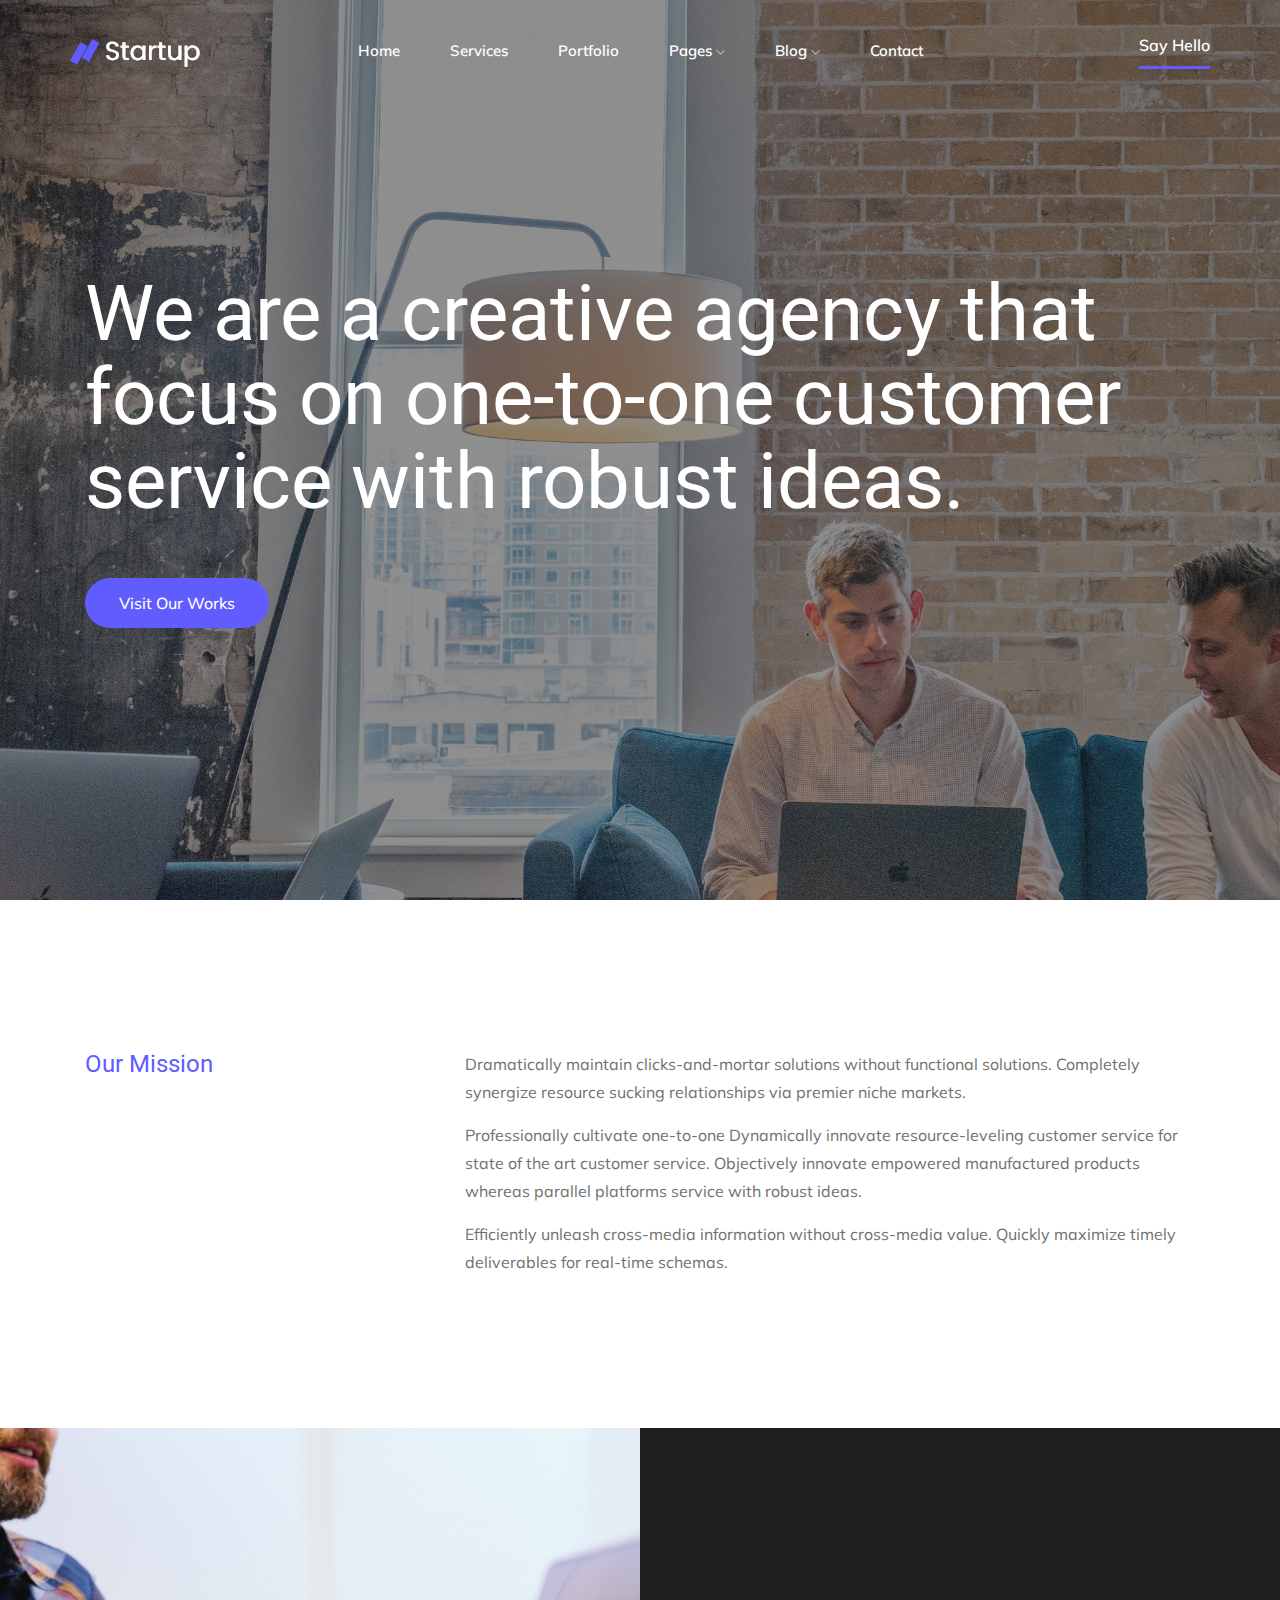
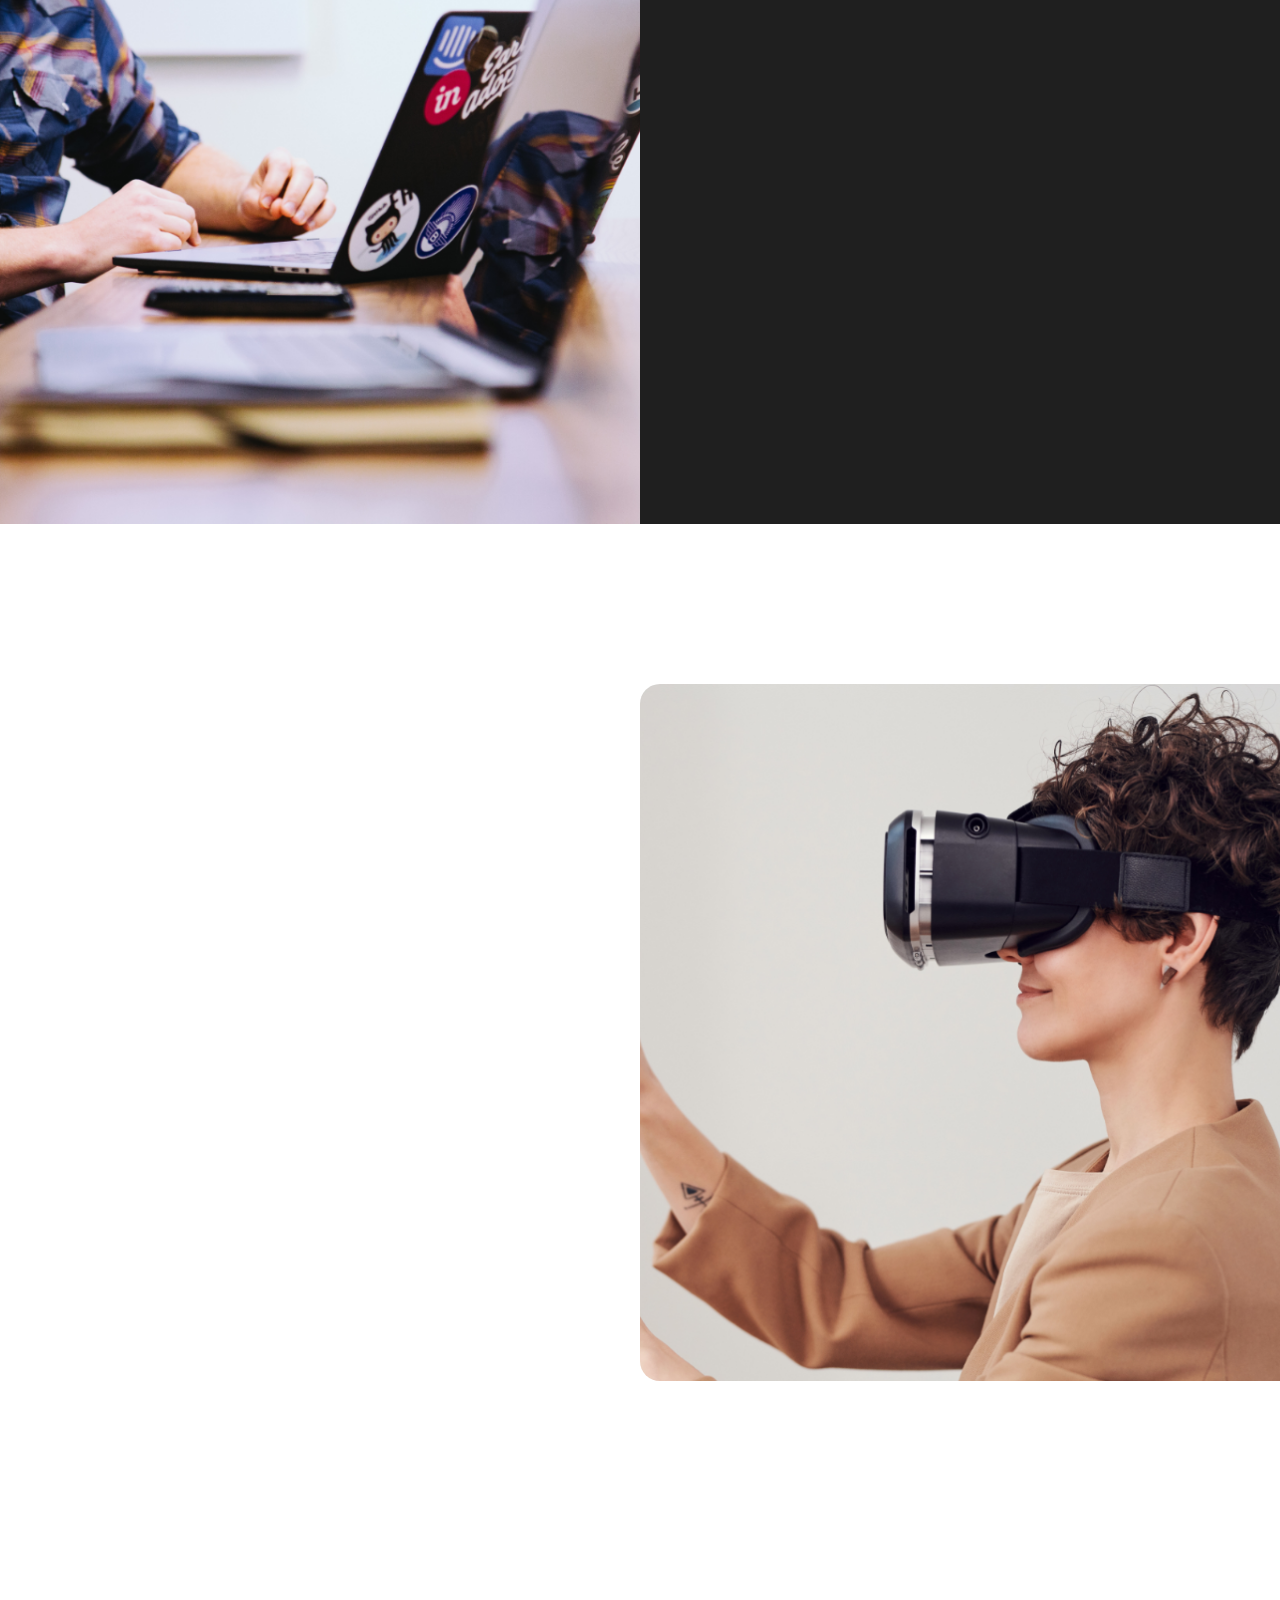
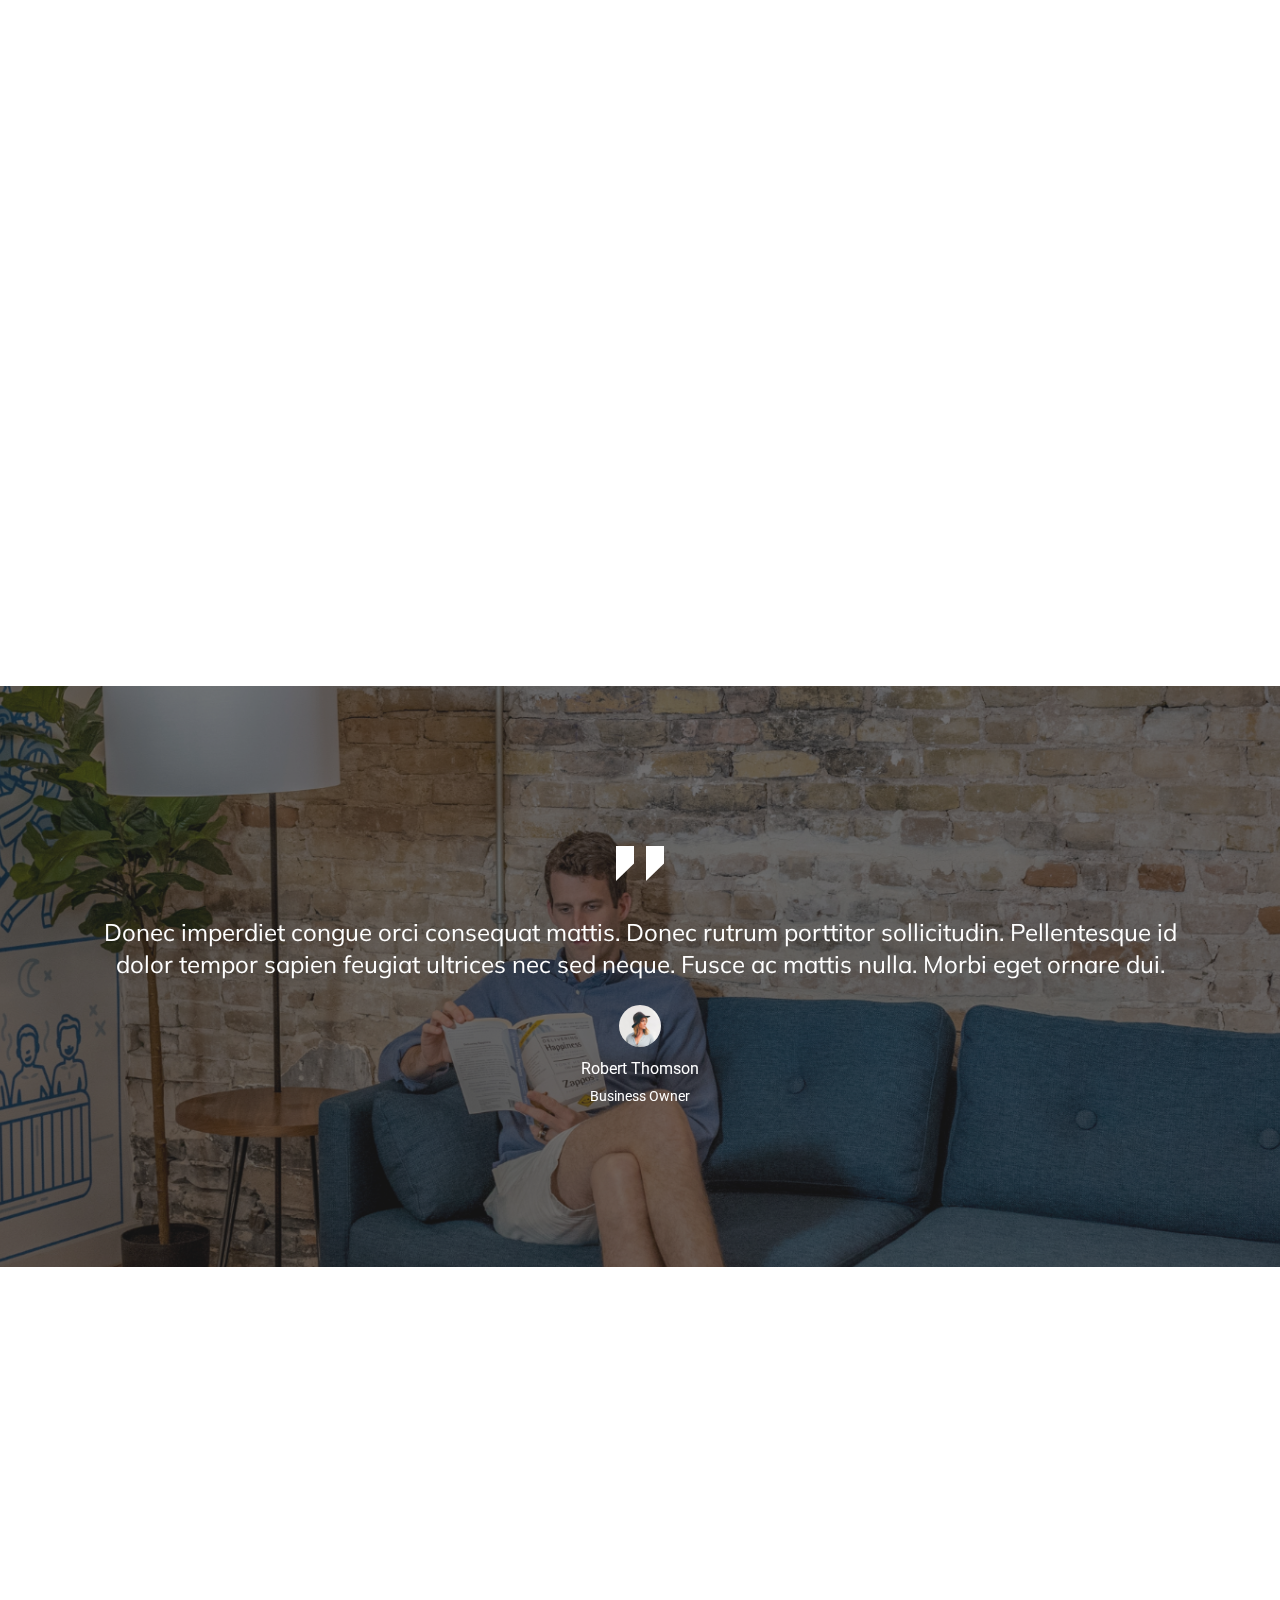
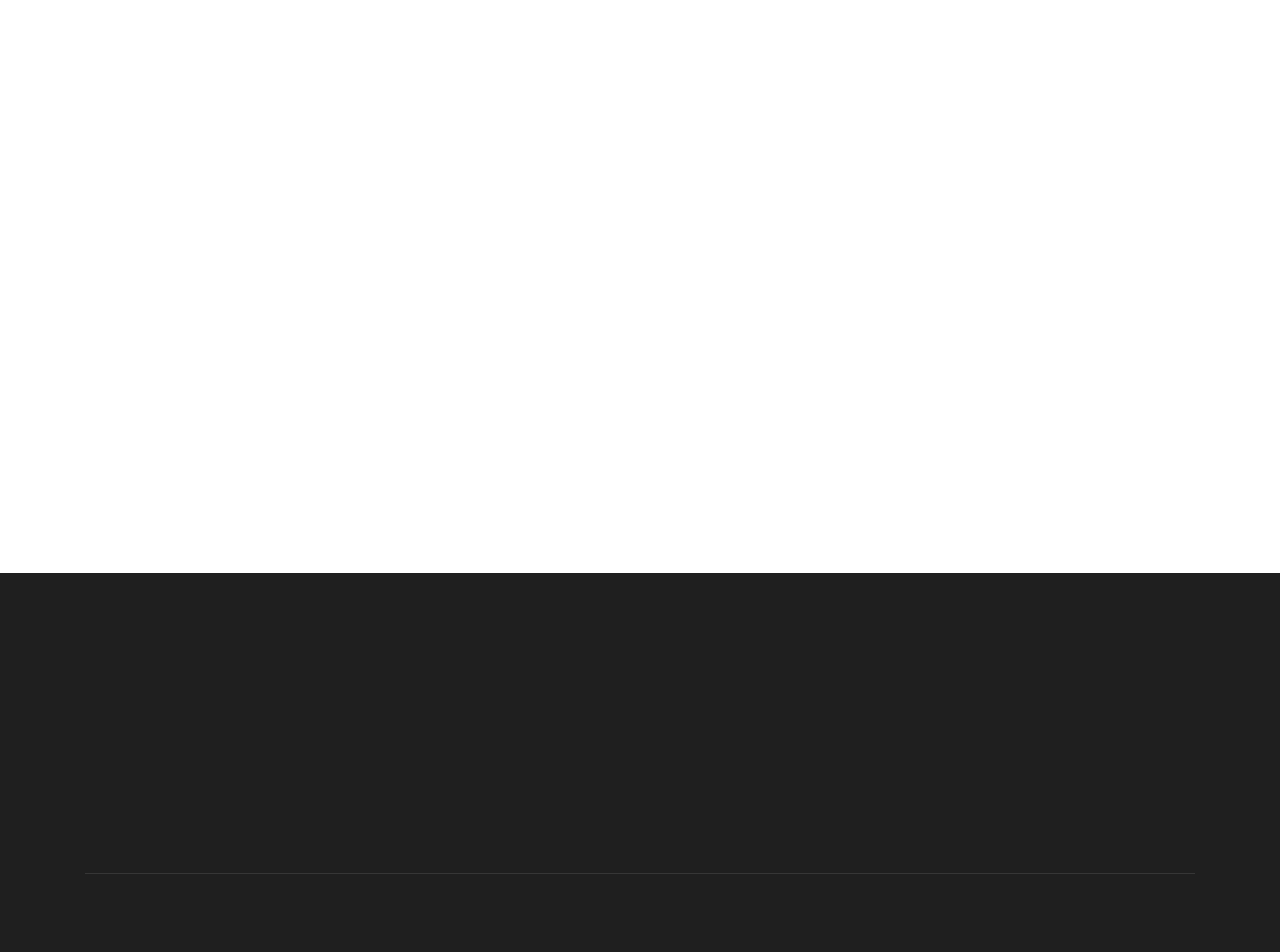
<file: [FE] Template/1/about.html>
<!doctype html>
<html class="no-js" lang="zxx">

<head>
    <meta charset="utf-8">
    <meta http-equiv="x-ua-compatible" content="ie=edge">
    <title>StartUp</title>
    <meta name="description" content="">
    <meta name="viewport" content="width=device-width, initial-scale=1">

    <!-- <link rel="manifest" href="site.webmanifest"> -->
    <!-- Place favicon.ico in the root directory -->

    <!-- CSS here -->
    <link rel="stylesheet" href="css/bootstrap.min.css">
    <link rel="stylesheet" href="css/owl.carousel.min.css">
    <link rel="stylesheet" href="css/magnific-popup.css">
    <link rel="stylesheet" href="css/font-awesome.min.css">
    <link rel="stylesheet" href="css/themify-icons.css">
    <link rel="stylesheet" href="css/nice-select.css">
    <link rel="stylesheet" href="css/flaticon.css">
    <link rel="stylesheet" href="css/gijgo.css">
    <link rel="stylesheet" href="css/animate.min.css">
    <link rel="stylesheet" href="css/slick.css">
    <link rel="stylesheet" href="css/slicknav.css">
    <link rel="stylesheet" href="css/style.css">
    <!-- <link rel="stylesheet" href="css/responsive.css"> -->
</head>

<body>
    <!--[if lte IE 9]>
            <p class="browserupgrade">You are using an <strong>outdated</strong> browser. Please <a href="https://browsehappy.com/">upgrade your browser</a> to improve your experience and security.</p>
        <![endif]-->

    <!-- header-start -->
    <header>
        <div class="header-area ">
            <div id="sticky-header" class="main-header-area">
                <div class="container-fluid p-0">
                    <div class="row align-items-center no-gutters">
                        <div class="col-xl-2 col-lg-2">
                            <div class="logo-img">
                                <a href="index.html">
                                    <img src="img/logo.png" alt="">
                                </a>
                            </div>
                        </div>
                        <div class="col-xl-8 col-lg-8">
                            <div class="main-menu  d-none d-lg-block text-center">
                                <nav>
                                    <ul id="navigation">
                                        <li><a class="active" href="index.html">home</a></li>
                                        <li><a href="service.html">services</a></li>
                                        <li><a href="Portfolio.html">Portfolio</a></li>
                                        <li><a href="#">pages <i class="ti-angle-down"></i></a>
                                            <ul class="submenu">
                                                <li><a href="portfolio_details.html">Portfolio details</a></li>
                                                <li><a href="about.html">about</a></li>
                                                <li><a href="elements.html">elements</a></li>
                                            </ul>
                                        </li>

                                        <li><a href="#">blog <i class="ti-angle-down"></i></a>
                                            <ul class="submenu">
                                                <li><a href="blog.html">blog</a></li>
                                                <li><a href="single-blog.html">single-blog</a></li>
                                            </ul>
                                        </li>
                                        <li><a href="contact.html">Contact</a></li>
                                    </ul>
                                </nav>
                            </div>
                        </div>
                        <div class="col-lg-2 d-none d-lg-block">
                            <div class="log_chat_area d-flex align-items-end">
                                <a href="#" target="_black" class="say_hi">Say Hello</a>
                            </div>
                        </div>
                        <div class="col-12">
                            <div class="mobile_menu d-block d-lg-none"></div>
                        </div>
                    </div>
                </div>
            </div>
        </div>
    </header>
    <!-- header-end -->

    <!-- slider_area_start -->
    <div class="slider_area">
        <div class="single_slider about_banner  d-flex align-items-center slider_bg_2 overlay">
            <div class="container">
                <div class="row align-items-center justify-content-start">
                    <div class="col-lg-12 col-md-12">
                        <div class="slider_text">
                            <h3 class="wow fadeInLeft" data-wow-duration="1s" data-wow-delay=".1s">
                                We are a creative agency that
                                focus on one-to-one customer
                                service with robust ideas.
                            </h3>
                            <a class="boxed-btn3 wow fadeInLeft"  data-wow-duration="1s" data-wow-delay=".2s" href="#">Visit Our Works</a>
                        </div>
                    </div>
                </div>
            </div>
        </div>
    </div>
    <!-- slider_area_end -->

    <div class="our_mission_area">
        <div class="container">
            <div class="row">
                <div class="col-lg-4">
                    <div class="mission_text">
                        <h4>Our Mission</h4>
                    </div>
                </div>
                <div class="col-lg-8">
                    <div class="mision_info">
                        <div class="single_mission">
                            <p>Dramatically maintain clicks-and-mortar solutions without functional solutions. Completely synergize resource sucking relationships via premier niche markets.</p>
                        </div>
                        <div class="single_mission">
                            <p>Professionally cultivate one-to-one Dynamically innovate resource-leveling customer service for state of the art customer service. Objectively innovate empowered manufactured products whereas parallel platforms service with robust ideas.</p>
                        </div>
                        <div class="single_mission">
                            <p>Efficiently unleash cross-media information without cross-media value. Quickly maximize timely deliverables for real-time schemas.</p>
                        </div>
                    </div>
                </div>
            </div>
        </div>
    </div>

    <div class="about_area">
        <div class="container">
            <div class="row justify-content-end">
                <div class="col-lg-5 offset-lg-1">
                    <div class="about_info">
                        <div class="section_title white_text">
                            <span class="wow fadeInUp" data-wow-duration="1s" data-wow-delay=".3s">About Us</span>
                            <h3 class="wow fadeInUp" data-wow-duration="1s" data-wow-delay=".4s">Empowering individuals </h3>
                            <p class="mid_text wow fadeInUp" data-wow-duration="1s" data-wow-delay=".5s">Efficiently unleash cross-media tour function information without cross action media value. Quickly maximize timely deliverables for real-time schemas.</p>
                            <p class="last_text wow fadeInUp" data-wow-duration="1s" data-wow-delay=".6s">“Function information without cross action media value.</p>
                            <a href="#" class="boxed-btn3 wow fadeInUp" data-wow-duration="1s" data-wow-delay=".7s">About Us</a>
                        </div>
                    </div>
                </div>
            </div>
        </div>
    </div>

    <div class="how_we_work_area extra_margin">
        <div class="container">
            <div class="row">
                <div class="col-lg-5">
                    <div class="work_info">
                        <div class="section_title">
                            <h3 class="wow fadeInLeft" data-wow-duration="1s" data-wow-delay=".3s">How we work</h3>
                            <p class="mid_text wow fadeInLeft" data-wow-duration="1s" data-wow-delay=".4s">“Function information without cross action media value.</p>
                            <p class="last_p wow fadeInRight" data-wow-duration="1s" data-wow-delay=".5s">Efficiently unleash cross-media tour function information without cross action media value. Quickly maximize timely deliverables for real-time schemas.</p>
                        </div>
                        <div class="video_watch d-flex align-items-center">
                            <div class="play_btn wow fadeInUp" data-wow-duration="1s" data-wow-delay=".6s">
                                <a href="https://www.youtube.com/watch?v=D7tF-cY2M9o" class="video_icon popup-video"> <i class="fa fa-play"></i> </a>
                            </div>
                           <span class="wow fadeInLeft" data-wow-duration="1s" data-wow-delay=".7s"> Watch Video</span>
                        </div>
                    </div>
                </div>
            </div>
        </div>
    </div>

    <!-- team_member_start -->
    <div class="team_area ">
        <div class="container">
            <div class="row justify-content-center">
                <div class="col-lg-6">
                    <div class="section_title text-center mb-90">
                        <h3 class="wow fadeInUp" data-wow-duration="1s" data-wow-delay=".3s">Our Creative Team</h3>
                        <p class="wow fadeInUp" data-wow-duration="1s" data-wow-delay=".6s">Tour function information without cross action media value quickly maximize timely deliverables.</p>
                    </div>
                </div>
            </div>
            <div class="row">
                <div class="col-lg-3 col-md-6">
                    <div class="single_team wow fadeInUp" data-wow-duration="1s" data-wow-delay=".2s">
                        <div class="team_thumb">
                            <img src="img/team/1.png" alt="">
                            <div class="team_hover">
                                <div class="hover_inner text-center">
                                    <ul>
                                        <li><a href="#"> <i class="fa fa-facebook"></i> </a></li>
                                        <li><a href="#"> <i class="fa fa-twitter"></i> </a></li>
                                        <li><a href="#"> <i class="fa fa-instagram"></i> </a></li>
                                    </ul>
                                </div>
                            </div>
                        </div>
                        <div class="team_title text-center">
                            <h3>Brandon Yeald</h3>
                            <p>Founder & CEO</p>
                        </div>
                    </div>
                </div>
                <div class="col-lg-3 col-md-6">
                    <div class="single_team wow fadeInUp" data-wow-duration="1s" data-wow-delay=".4s">
                        <div class="team_thumb">
                            <img src="img/team/2.png" alt="">
                            <div class="team_hover">
                                <div class="hover_inner text-center">
                                    <ul>
                                        <li><a href="#"> <i class="fa fa-facebook"></i> </a></li>
                                        <li><a href="#"> <i class="fa fa-linkedin"></i> </a></li>
                                        <li><a href="#"> <i class="fa fa-google-plus"></i> </a></li>
                                    </ul>
                                </div>
                            </div>
                        </div>
                        <div class="team_title text-center">
                            <h3>Calvin Anderson</h3>
                            <p>Graphics Designer</p>
                        </div>
                    </div>
                </div>
                <div class="col-lg-3 col-md-6">
                    <div class="single_team wow fadeInUp" data-wow-duration="1s" data-wow-delay=".6s">
                        <div class="team_thumb">
                            <img src="img/team/3.png" alt="">
                            <div class="team_hover">
                                <div class="hover_inner text-center">
                                    <ul>
                                        <li><a href="#"> <i class="fa fa-facebook"></i> </a></li>
                                        <li><a href="#"> <i class="fa fa-linkedin"></i> </a></li>
                                        <li><a href="#"> <i class="fa fa-google-plus"></i> </a></li>
                                    </ul>
                                </div>
                            </div>
                        </div>
                        <div class="team_title text-center">
                            <h3>Roman Solo</h3>
                            <p>Wordpress Developer</p>
                        </div>
                    </div>
                </div>
                <div class="col-lg-3 col-md-6">
                    <div class="single_team wow fadeInUp" data-wow-duration="1s" data-wow-delay=".8s">
                        <div class="team_thumb">
                            <img src="img/team/4.png" alt="">
                            <div class="team_hover">
                                <div class="hover_inner text-center">
                                    <ul>
                                        <li><a href="#"> <i class="fa fa-facebook"></i> </a></li>
                                        <li><a href="#"> <i class="fa fa-linkedin"></i> </a></li>
                                        <li><a href="#"> <i class="fa fa-google-plus"></i> </a></li>
                                    </ul>
                                </div>
                            </div>
                        </div>
                        <div class="team_title text-center">
                            <h3>Yeald Kin</h3>
                            <p>Software Engineer</p>
                        </div>
                    </div>
                </div>
            </div>
        </div>
    </div>
    <!--/ team_member_end -->

    <!-- testimonial_area  -->
    <div class="testimonial_area ">
        <div class="container">
            <div class="row">
                <div class="col-xl-12">
                    <div class="testmonial_active owl-carousel">
                        <div class="single_carousel">
                                <div class="single_testmonial text-center">
                                        <div class="quote">
                                            <img src="img/testmonial/quote.svg" alt="">
                                        </div>
                                        <p>Donec imperdiet congue orci consequat mattis. Donec rutrum porttitor <br> 
                                                sollicitudin. Pellentesque id dolor tempor sapien feugiat ultrices nec sed neque.  <br>
                                                Fusce ac mattis nulla. Morbi eget ornare dui. </p>
                                        <div class="testmonial_author">
                                            <div class="thumb">
                                                    <img src="img/testmonial/thumb.png" alt="">
                                            </div>
                                            <h3>Robert Thomson</h3>
                                            <span>Business Owner</span>
                                        </div>
                                    </div>
                        </div>
                        <div class="single_carousel">
                                <div class="single_testmonial text-center">
                                        <div class="quote">
                                            <img src="img/testmonial/quote.svg" alt="">
                                        </div>
                                        <p>Donec imperdiet congue orci consequat mattis. Donec rutrum porttitor <br> 
                                                sollicitudin. Pellentesque id dolor tempor sapien feugiat ultrices nec sed neque.  <br>
                                                Fusce ac mattis nulla. Morbi eget ornare dui. </p>
                                        <div class="testmonial_author">
                                            <div class="thumb">
                                                    <img src="img/testmonial/thumb.png" alt="">
                                            </div>
                                            <h3>Robert Thomson</h3>
                                            <span>Business Owner</span>
                                        </div>
                                    </div>
                        </div>
                        <div class="single_carousel">
                                <div class="single_testmonial text-center">
                                        <div class="quote">
                                            <img src="img/testmonial/quote.svg" alt="">
                                        </div>
                                        <p>Donec imperdiet congue orci consequat mattis. Donec rutrum porttitor <br> 
                                                sollicitudin. Pellentesque id dolor tempor sapien feugiat ultrices nec sed neque.  <br>
                                                Fusce ac mattis nulla. Morbi eget ornare dui. </p>
                                        <div class="testmonial_author">
                                            <div class="thumb">
                                                    <img src="img/testmonial/thumb.png" alt="">
                                            </div>
                                            <h3>Robert Thomson</h3>
                                            <span>Business Owner</span>
                                        </div>
                                    </div>
                        </div>
                    </div>
                </div>
            </div>
        </div>
    </div>
    <!-- /testimonial_area  -->

    <div class="get_in_tauch_area">
        <div class="container">
            <div class="row justify-content-center">
                <div class="col-lg-6">
                    <div class="section_title text-center mb-90">
                        <h3 class="wow fadeInUp" data-wow-duration="1s" data-wow-delay=".3s">Get in Touch</h3>
                        <p class="wow fadeInUp" data-wow-duration="1s" data-wow-delay=".4s">Tour function information without cross action media value quickly maximize timely deliverables.</p>
                    </div>
                </div>
            </div>
            <div class="row justify-content-center">
                <div class="col-lg-8">
                    <div class="touch_form">
                        <form action="#">
                            <div class="row">
                                <div class="col-md-6">
                                    <div class="single_input wow fadeInUp" data-wow-duration="1s" data-wow-delay=".3s">
                                        <input type="text" placeholder="Your Name" >
                                    </div>
                                </div>
                                <div class="col-md-6">
                                    <div class="single_input wow fadeInUp" data-wow-duration="1s" data-wow-delay=".4s">
                                        <input type="email" placeholder="Email" >
                                    </div>
                                </div>
                                <div class="col-md-12">
                                    <div class="single_input wow fadeInUp" data-wow-duration="1s" data-wow-delay=".5s">
                                        <input type="email" placeholder="Subject" >
                                    </div>
                                </div>
                                <div class="col-md-12">
                                    <div class="single_input wow fadeInUp" data-wow-duration="1s" data-wow-delay=".6s">
                                       <textarea name="" id="" cols="30" placeholder="Message" rows="10"></textarea>
                                    </div>
                                </div>
                                <div class="col-lg-12">
                                    <div class="submit_btn wow fadeInUp" data-wow-duration="1s" data-wow-delay=".7s">
                                        <button class="boxed-btn3" type="submit">Send Message</button>
                                    </div>
                                </div>
                            </div>
                        </form>
                    </div>
                </div>
            </div>
        </div>
    </div>


    <!-- footer start -->
    <footer class="footer">
        <div class="footer_top">
            <div class="container">
                <div class="row align-items-center">
                    <div class="col-lg-2 col-md-3">
                        <div class="footer_logo wow fadeInRight" data-wow-duration="1s" data-wow-delay=".3s">
                            <a href="index.html">
                                <img src="img/logo.png" alt="">
                            </a>
                        </div>
                    </div>
                    <div class="col-xl-7 col-lg-7 col-md-9">
                        <div class="menu_links">
                            <ul>
                                <li><a class="wow fadeInDown" data-wow-duration="1s" data-wow-delay=".2s" href="#">About</a class="wow fadeInUp" data-wow-duration="1s" data-wow-delay=".3s"></li>
                                <li><a class="wow fadeInDown" data-wow-duration="1s" data-wow-delay=".4s" href="#">Services</a></li>
                                <li><a class="wow fadeInDown" data-wow-duration="1s" data-wow-delay=".6s" href="#">Portfolio</a></li>
                                <li><a class="wow fadeInDown" data-wow-duration="1s" data-wow-delay=".8s" href="#">Pages</a></li>
                                <li><a class="wow fadeInDown" data-wow-duration="1s" data-wow-delay="1s" href="#">Blog</a></li>
                                <li><a class="wow fadeInDown" data-wow-duration="1s" data-wow-delay="1.1s" href="#">Contact</a></li>
                            </ul>
                        </div>
                    </div>
                    <div class="col-lg-3 col-md-12">
                        <div class="socail_links">
                            <ul>
                                <li><a class="wow fadeInUp" data-wow-duration="1s" data-wow-delay=".3s" href="#"> <i class="fa fa-facebook"></i> </a></li>
                                <li><a class="wow fadeInUp" data-wow-duration="1s" data-wow-delay=".4s" href="#"> <i class="fa fa-twitter"></i> </a></li>
                                <li><a class="wow fadeInUp" data-wow-duration="1s" data-wow-delay=".5s" href="#"> <i class="fa fa-instagram"></i> </a></li>
                                <li><a class="wow fadeInUp" data-wow-duration="1s" data-wow-delay=".6s" href="#"> <i class="fa fa-google-plus"></i> </a></li>
                            </ul>
                        </div>
                    </div>
                </div>
            </div>
        </div>
        <div class="copy-right_text">
            <div class="container">
                <div class="footer_border"></div>
                <div class="row">
                    <div class="col-xl-12">
                        <p class="copy_right text-center wow fadeInUp" data-wow-duration="1s" data-wow-delay="1.3s">
                            <!-- Link back to Colorlib can't be removed. Template is licensed under CC BY 3.0. -->
Copyright &copy;<script>document.write(new Date().getFullYear());</script> All rights reserved | This template is made with <i class="fa fa-heart-o" aria-hidden="true"></i> by <a href="https://colorlib.com" target="_blank">Colorlib</a>
<!-- Link back to Colorlib can't be removed. Template is licensed under CC BY 3.0. -->
                        </p>
                    </div>
                </div>
            </div>
        </div>
    </footer>
    <!--/ footer end  -->

    <!-- JS here -->
    <script src="js/vendor/modernizr-3.5.0.min.js"></script>
    <script src="js/vendor/jquery-1.12.4.min.js"></script>
    <script src="js/popper.min.js"></script>
    <script src="js/bootstrap.min.js"></script>
    <script src="js/owl.carousel.min.js"></script>
    <script src="js/isotope.pkgd.min.js"></script>
    <script src="js/ajax-form.js"></script>
    <script src="js/waypoints.min.js"></script>
    <script src="js/jquery.counterup.min.js"></script>
    <script src="js/imagesloaded.pkgd.min.js"></script>
    <script src="js/scrollIt.js"></script>
    <script src="js/jquery.scrollUp.min.js"></script>
    <script src="js/wow.min.js"></script>
    <script src="js/nice-select.min.js"></script>
    <script src="js/jquery.slicknav.min.js"></script>
    <script src="js/jquery.magnific-popup.min.js"></script>
    <script src="js/plugins.js"></script>
    <script src="js/gijgo.min.js"></script>

    <!--contact js-->
    <script src="js/contact.js"></script>
    <script src="js/jquery.ajaxchimp.min.js"></script>
    <script src="js/jquery.form.js"></script>
    <script src="js/jquery.validate.min.js"></script>
    <script src="js/mail-script.js"></script>

    <script src="js/main.js"></script>
</body>

</html>
</file>
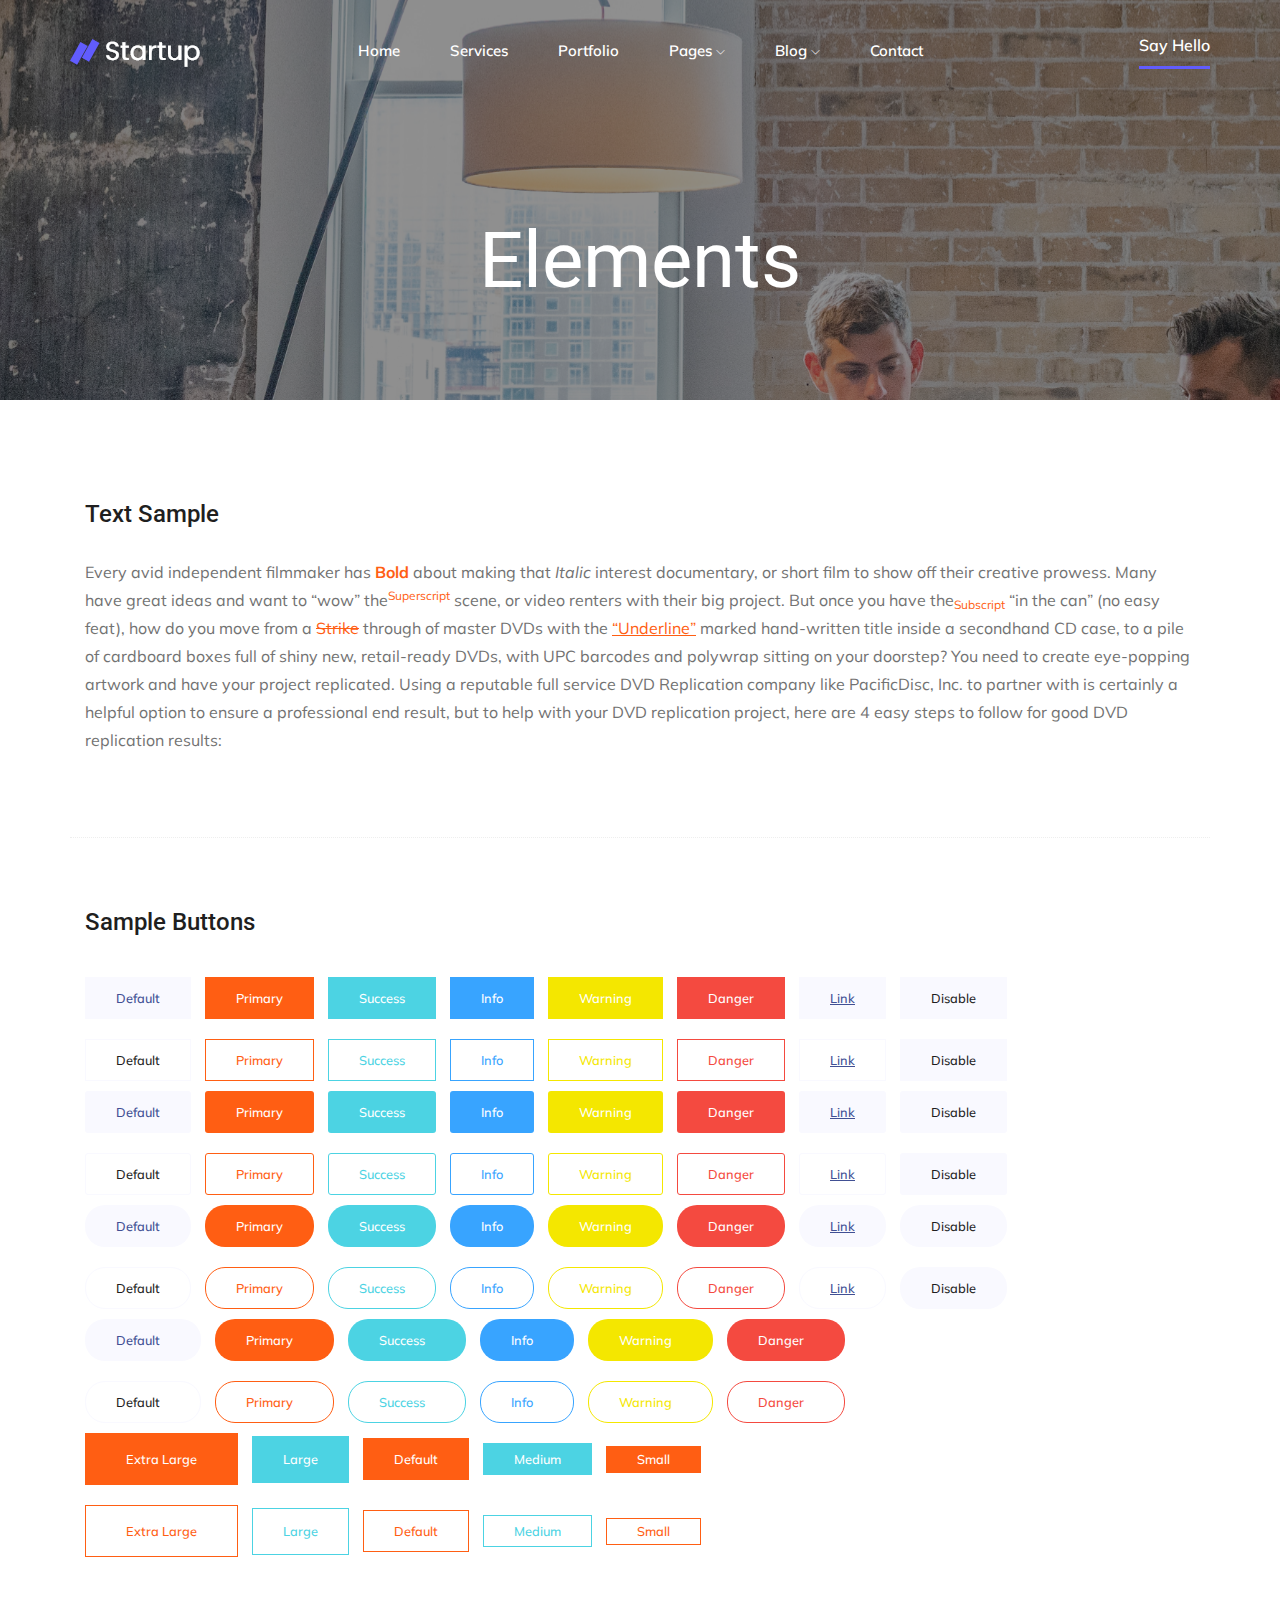
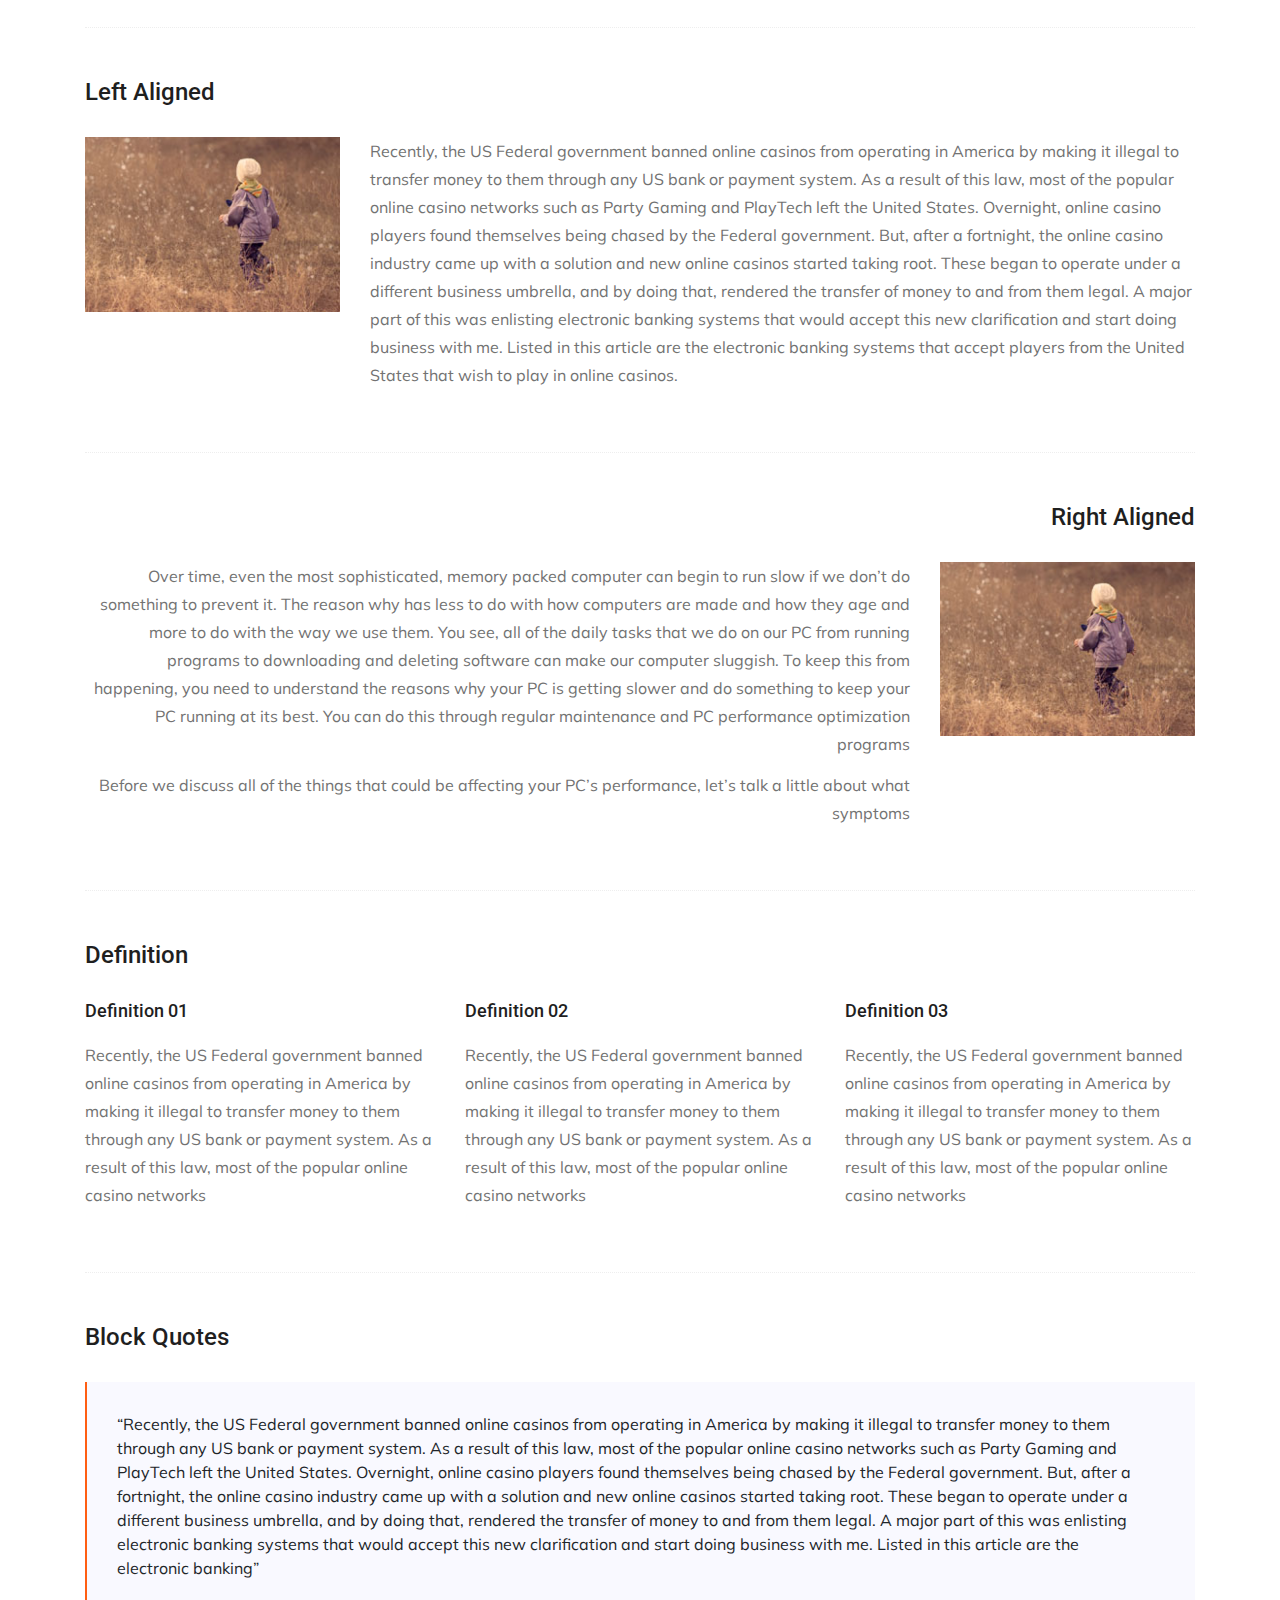
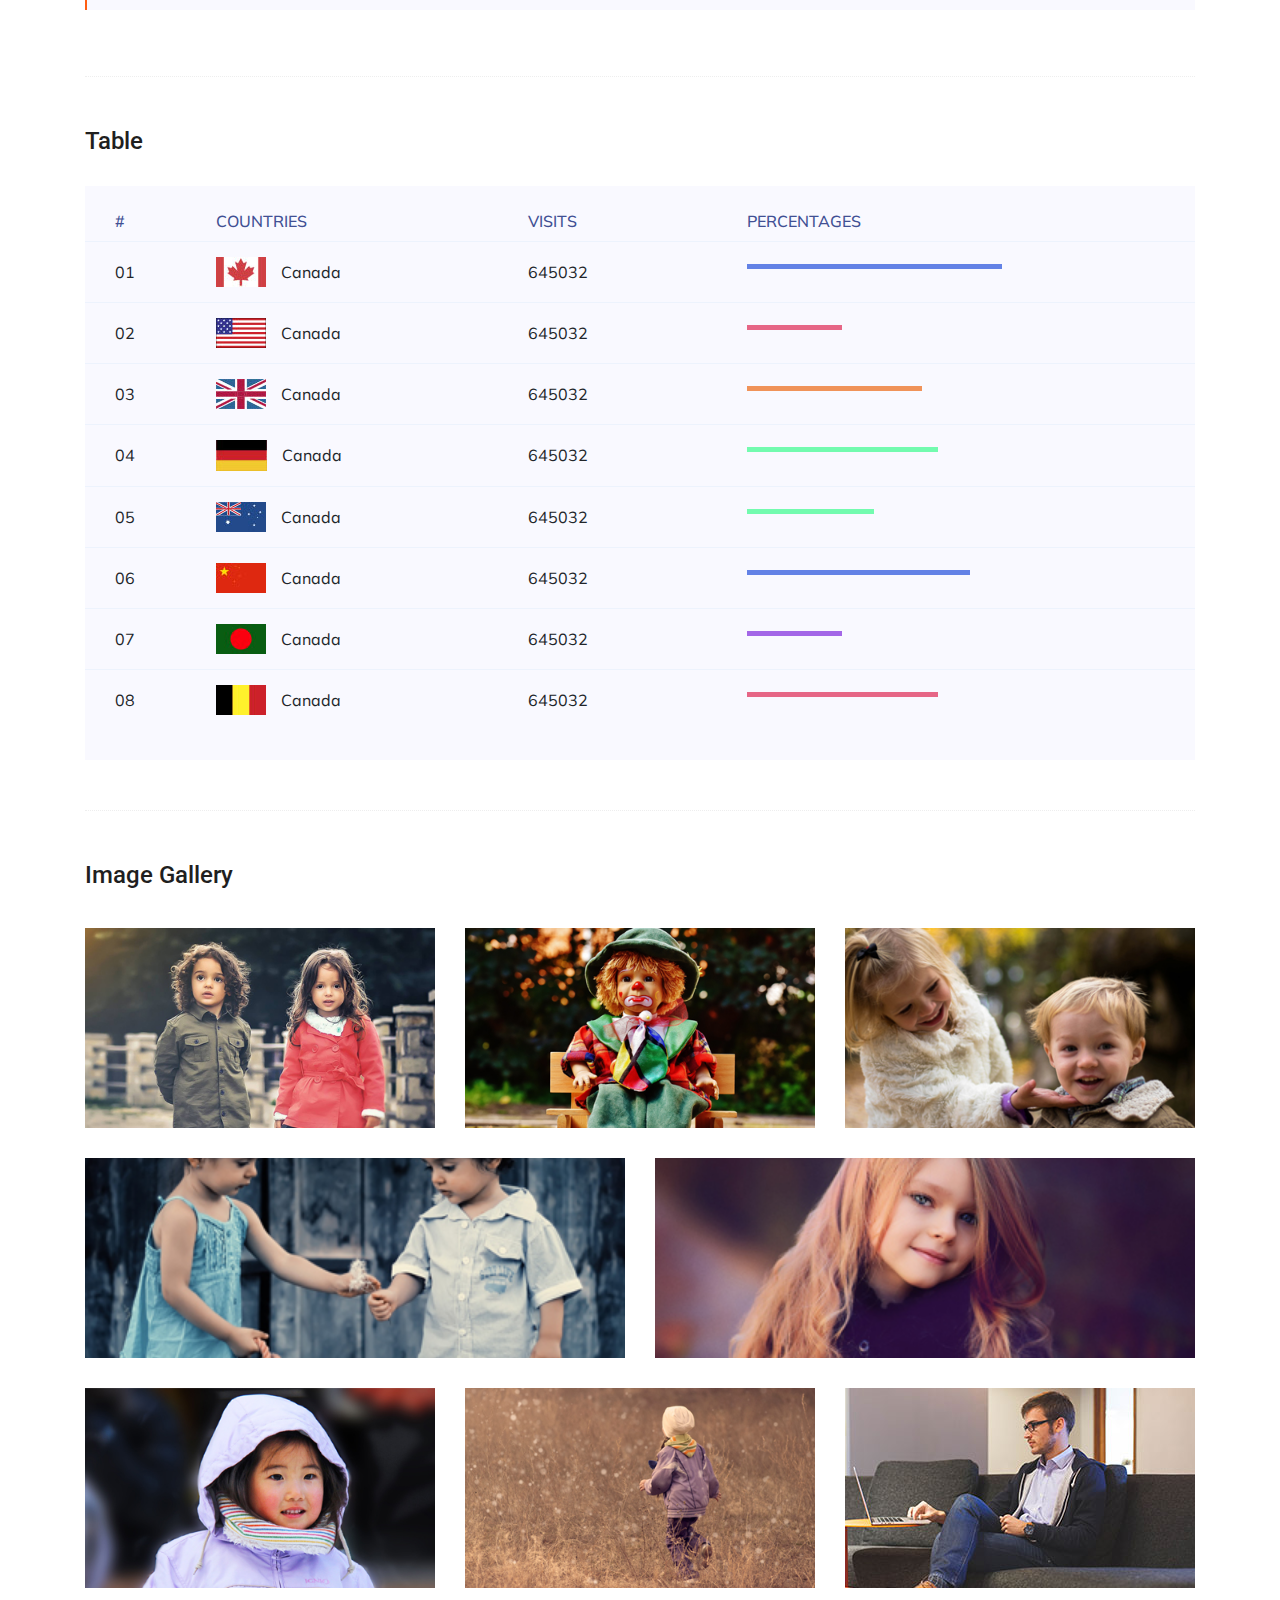
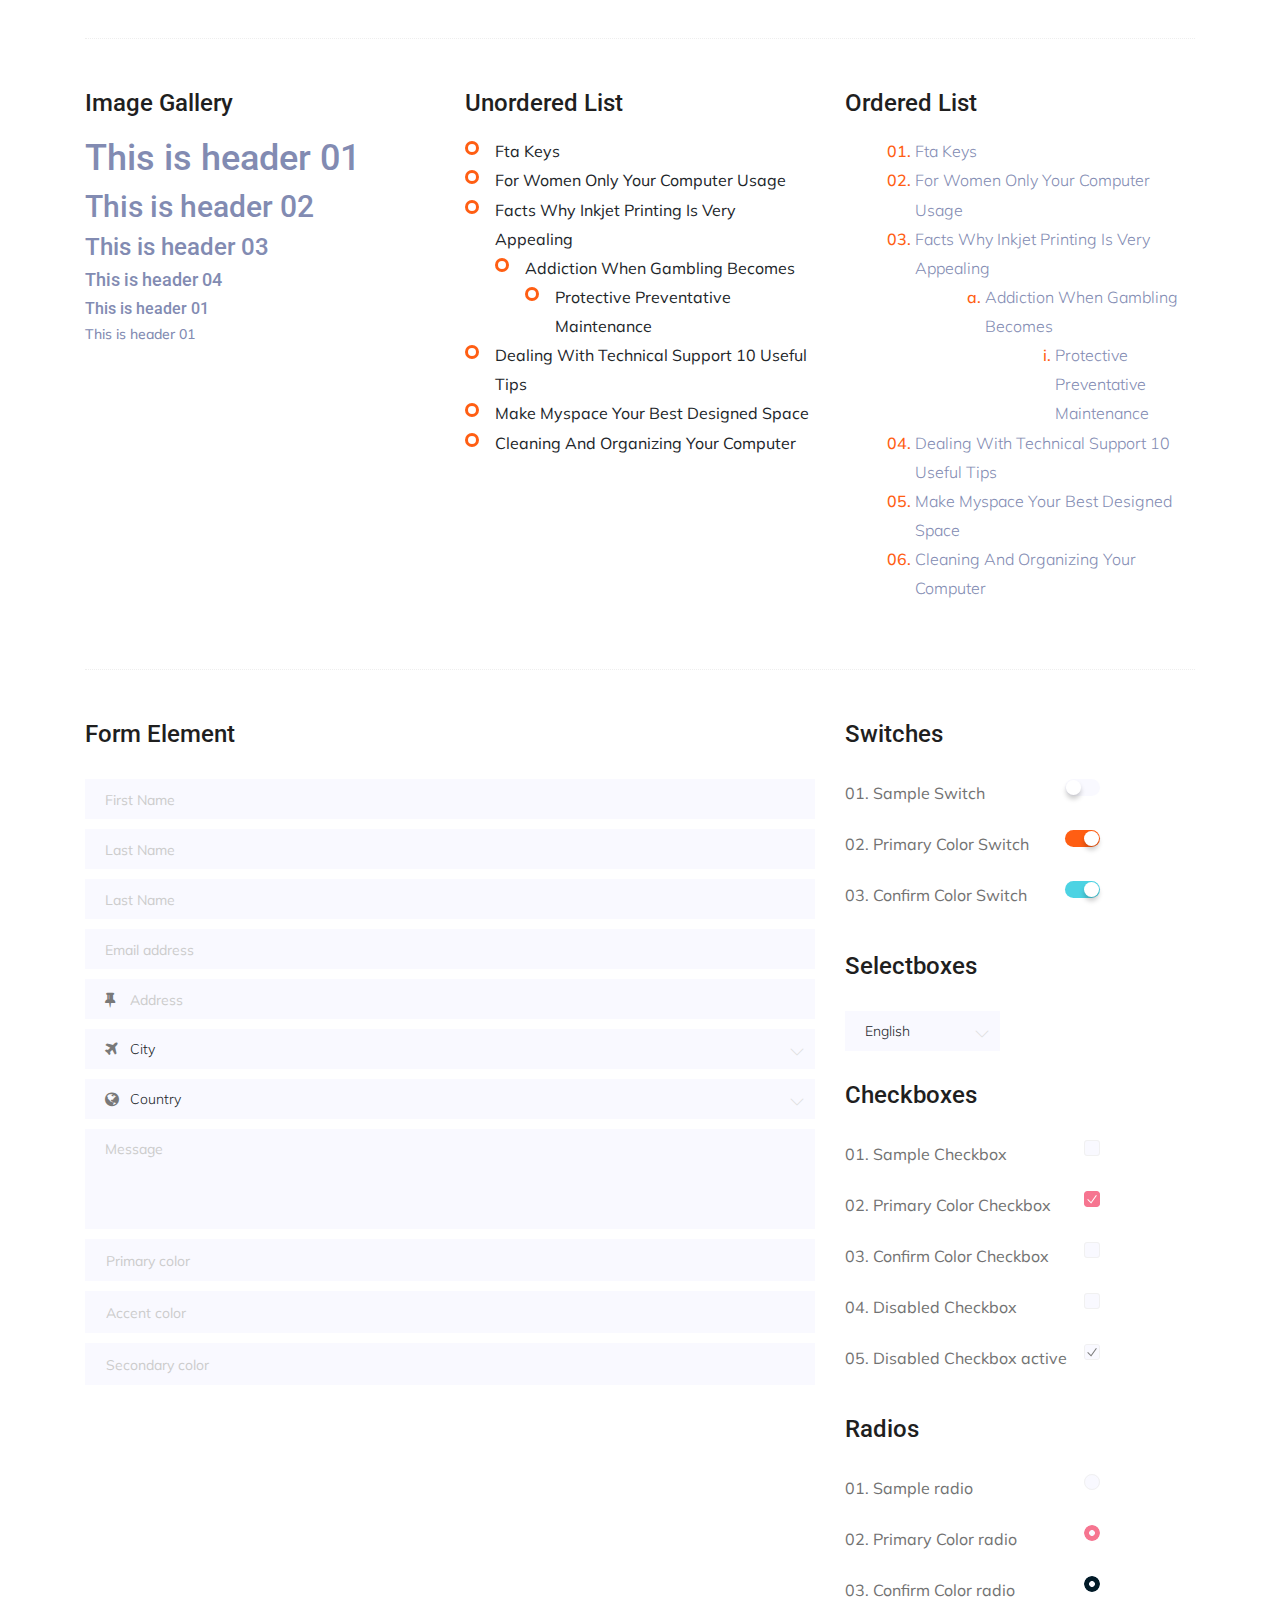
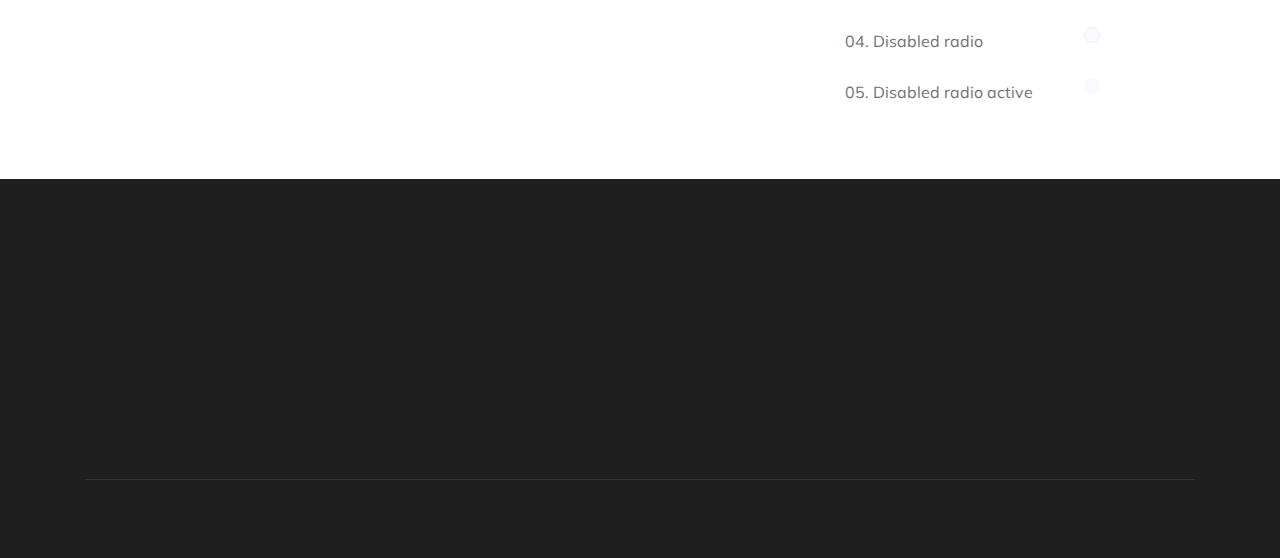
<file: [FE] Template/1/elements.html>
<!doctype html>
<html class="no-js" lang="zxx">

<head>
	<meta charset="utf-8">
	<meta http-equiv="x-ua-compatible" content="ie=edge">
	<title>StartUp</title>
	<meta name="description" content="">
	<meta name="viewport" content="width=device-width, initial-scale=1">

	<!-- <link rel="manifest" href="site.webmanifest"> -->
	<!-- Place favicon.ico in the root directory -->

	<!-- CSS here -->
	<link rel="stylesheet" href="css/bootstrap.min.css">
	<link rel="stylesheet" href="css/owl.carousel.min.css">
	<link rel="stylesheet" href="css/magnific-popup.css">
	<link rel="stylesheet" href="css/font-awesome.min.css">
	<link rel="stylesheet" href="css/themify-icons.css">
	<link rel="stylesheet" href="css/nice-select.css">
	<link rel="stylesheet" href="css/flaticon.css">
	<link rel="stylesheet" href="css/gijgo.css">
	<link rel="stylesheet" href="css/animate.min.css">
	<link rel="stylesheet" href="css/slicknav.css">
	<link rel="stylesheet" href="css/style.css">
	<!-- <link rel="stylesheet" href="css/responsive.css"> -->
</head>

<body>
	<!--[if lte IE 9]>
            <p class="browserupgrade">You are using an <strong>outdated</strong> browser. Please <a href="https://browsehappy.com/">upgrade your browser</a> to improve your experience and security.</p>
        <![endif]-->

    <!-- header-start -->
    <header>
        <div class="header-area ">
            <div id="sticky-header" class="main-header-area">
                <div class="container-fluid p-0">
                    <div class="row align-items-center no-gutters">
                        <div class="col-xl-2 col-lg-2">
                            <div class="logo-img">
                                <a href="index.html">
                                    <img src="img/logo.png" alt="">
                                </a>
                            </div>
                        </div>
                        <div class="col-xl-8 col-lg-8">
                            <div class="main-menu  d-none d-lg-block text-center">
                                <nav>
                                    <ul id="navigation">
                                        <li><a class="active" href="index.html">home</a></li>
                                        <li><a href="service.html">services</a></li>
                                        <li><a href="Portfolio.html">Portfolio</a></li>
                                        <li><a href="#">pages <i class="ti-angle-down"></i></a>
                                            <ul class="submenu">
                                                <li><a href="portfolio_details.html">Portfolio details</a></li>
                                                <li><a href="about.html">about</a></li>
                                                <li><a href="elements.html">elements</a></li>
                                            </ul>
                                        </li>

                                        <li><a href="#">blog <i class="ti-angle-down"></i></a>
                                            <ul class="submenu">
                                                <li><a href="blog.html">blog</a></li>
                                                <li><a href="single-blog.html">single-blog</a></li>
                                            </ul>
                                        </li>
                                        <li><a href="contact.html">Contact</a></li>
                                    </ul>
                                </nav>
                            </div>
                        </div>
                        <div class="col-lg-2 d-none d-lg-block">
                            <div class="log_chat_area d-flex align-items-end">
                                <a href="#" target="_black" class="say_hi">Say Hello</a>
                            </div>
                        </div>
                        <div class="col-12">
                            <div class="mobile_menu d-block d-lg-none"></div>
                        </div>
                    </div>
                </div>
            </div>
        </div>
    </header>
    <!-- header-end -->
	
		<!-- bradcam_area  -->
		<div class="bradcam_area bradcam_bg_1">
			<div class="container">
				<div class="row">
					<div class="col-xl-12">
						<div class="bradcam_text text-center">
							<h3>Elements</h3>
						</div>
					</div>
				</div>
			</div>
		</div>
		<!-- /bradcam_area  -->

	<!-- Start Sample Area -->
	<section class="sample-text-area">
		<div class="container box_1170">
			<h3 class="text-heading">Text Sample</h3>
			<p class="sample-text">
				Every avid independent filmmaker has <b>Bold</b> about making that <i>Italic</i> interest documentary,
				or short
				film to show off their creative prowess. Many have great ideas and want to “wow”
				the<sup>Superscript</sup> scene,
				or video renters with their big project. But once you have the<sub>Subscript</sub> “in the can” (no easy
				feat), how
				do you move from a <del>Strike</del> through of master DVDs with the <u>“Underline”</u> marked
				hand-written title
				inside a secondhand CD case, to a pile of cardboard boxes full of shiny new, retail-ready DVDs, with UPC
				barcodes
				and polywrap sitting on your doorstep? You need to create eye-popping artwork and have your project
				replicated.
				Using a reputable full service DVD Replication company like PacificDisc, Inc. to partner with is
				certainly a
				helpful option to ensure a professional end result, but to help with your DVD replication project, here
				are 4 easy
				steps to follow for good DVD replication results:

			</p>
		</div>
	</section>
	<!-- End Sample Area -->

	<!-- Start Button -->
	<section class="button-area">
		<div class="container box_1170 border-top-generic">
			<h3 class="text-heading">Sample Buttons</h3>
			<div class="button-group-area">
				<a href="#" class="genric-btn default">Default</a>
				<a href="#" class="genric-btn primary">Primary</a>
				<a href="#" class="genric-btn success">Success</a>
				<a href="#" class="genric-btn info">Info</a>
				<a href="#" class="genric-btn warning">Warning</a>
				<a href="#" class="genric-btn danger">Danger</a>
				<a href="#" class="genric-btn link">Link</a>
				<a href="#" class="genric-btn disable">Disable</a>
			</div>
			<div class="button-group-area mt-10">
				<a href="#" class="genric-btn default-border">Default</a>
				<a href="#" class="genric-btn primary-border">Primary</a>
				<a href="#" class="genric-btn success-border">Success</a>
				<a href="#" class="genric-btn info-border">Info</a>
				<a href="#" class="genric-btn warning-border">Warning</a>
				<a href="#" class="genric-btn danger-border">Danger</a>
				<a href="#" class="genric-btn link-border">Link</a>
				<a href="#" class="genric-btn disable">Disable</a>
			</div>
			<div class="button-group-area mt-40">
				<a href="#" class="genric-btn default radius">Default</a>
				<a href="#" class="genric-btn primary radius">Primary</a>
				<a href="#" class="genric-btn success radius">Success</a>
				<a href="#" class="genric-btn info radius">Info</a>
				<a href="#" class="genric-btn warning radius">Warning</a>
				<a href="#" class="genric-btn danger radius">Danger</a>
				<a href="#" class="genric-btn link radius">Link</a>
				<a href="#" class="genric-btn disable radius">Disable</a>
			</div>
			<div class="button-group-area mt-10">
				<a href="#" class="genric-btn default-border radius">Default</a>
				<a href="#" class="genric-btn primary-border radius">Primary</a>
				<a href="#" class="genric-btn success-border radius">Success</a>
				<a href="#" class="genric-btn info-border radius">Info</a>
				<a href="#" class="genric-btn warning-border radius">Warning</a>
				<a href="#" class="genric-btn danger-border radius">Danger</a>
				<a href="#" class="genric-btn link-border radius">Link</a>
				<a href="#" class="genric-btn disable radius">Disable</a>
			</div>
			<div class="button-group-area mt-40">
				<a href="#" class="genric-btn default circle">Default</a>
				<a href="#" class="genric-btn primary circle">Primary</a>
				<a href="#" class="genric-btn success circle">Success</a>
				<a href="#" class="genric-btn info circle">Info</a>
				<a href="#" class="genric-btn warning circle">Warning</a>
				<a href="#" class="genric-btn danger circle">Danger</a>
				<a href="#" class="genric-btn link circle">Link</a>
				<a href="#" class="genric-btn disable circle">Disable</a>
			</div>
			<div class="button-group-area mt-10">
				<a href="#" class="genric-btn default-border circle">Default</a>
				<a href="#" class="genric-btn primary-border circle">Primary</a>
				<a href="#" class="genric-btn success-border circle">Success</a>
				<a href="#" class="genric-btn info-border circle">Info</a>
				<a href="#" class="genric-btn warning-border circle">Warning</a>
				<a href="#" class="genric-btn danger-border circle">Danger</a>
				<a href="#" class="genric-btn link-border circle">Link</a>
				<a href="#" class="genric-btn disable circle">Disable</a>
			</div>
			<div class="button-group-area mt-40">
				<a href="#" class="genric-btn default circle arrow">Default<span class="lnr lnr-arrow-right"></span></a>
				<a href="#" class="genric-btn primary circle arrow">Primary<span class="lnr lnr-arrow-right"></span></a>
				<a href="#" class="genric-btn success circle arrow">Success<span class="lnr lnr-arrow-right"></span></a>
				<a href="#" class="genric-btn info circle arrow">Info<span class="lnr lnr-arrow-right"></span></a>
				<a href="#" class="genric-btn warning circle arrow">Warning<span class="lnr lnr-arrow-right"></span></a>
				<a href="#" class="genric-btn danger circle arrow">Danger<span class="lnr lnr-arrow-right"></span></a>
			</div>
			<div class="button-group-area mt-10">
				<a href="#" class="genric-btn default-border circle arrow">Default<span
						class="lnr lnr-arrow-right"></span></a>
				<a href="#" class="genric-btn primary-border circle arrow">Primary<span
						class="lnr lnr-arrow-right"></span></a>
				<a href="#" class="genric-btn success-border circle arrow">Success<span
						class="lnr lnr-arrow-right"></span></a>
				<a href="#" class="genric-btn info-border circle arrow">Info<span
						class="lnr lnr-arrow-right"></span></a>
				<a href="#" class="genric-btn warning-border circle arrow">Warning<span
						class="lnr lnr-arrow-right"></span></a>
				<a href="#" class="genric-btn danger-border circle arrow">Danger<span
						class="lnr lnr-arrow-right"></span></a>
			</div>
			<div class="button-group-area mt-40">
				<a href="#" class="genric-btn primary e-large">Extra Large</a>
				<a href="#" class="genric-btn success large">Large</a>
				<a href="#" class="genric-btn primary">Default</a>
				<a href="#" class="genric-btn success medium">Medium</a>
				<a href="#" class="genric-btn primary small">Small</a>
			</div>
			<div class="button-group-area mt-10">
				<a href="#" class="genric-btn primary-border e-large">Extra Large</a>
				<a href="#" class="genric-btn success-border large">Large</a>
				<a href="#" class="genric-btn primary-border">Default</a>
				<a href="#" class="genric-btn success-border medium">Medium</a>
				<a href="#" class="genric-btn primary-border small">Small</a>
			</div>
		</div>
	</section>
	<!-- End Button -->

	<!-- Start Align Area -->
	<div class="whole-wrap">
		<div class="container box_1170">
			<div class="section-top-border">
				<h3 class="mb-30">Left Aligned</h3>
				<div class="row">
					<div class="col-md-3">
						<img src="img/elements/d.jpg" alt="" class="img-fluid">
					</div>
					<div class="col-md-9 mt-sm-20">
						<p>Recently, the US Federal government banned online casinos from operating in America by making
							it illegal to
							transfer money to them through any US bank or payment system. As a result of this law, most
							of the popular
							online casino networks such as Party Gaming and PlayTech left the United States. Overnight,
							online casino
							players found themselves being chased by the Federal government. But, after a fortnight, the
							online casino
							industry came up with a solution and new online casinos started taking root. These began to
							operate under a
							different business umbrella, and by doing that, rendered the transfer of money to and from
							them legal. A major
							part of this was enlisting electronic banking systems that would accept this new
							clarification and start doing
							business with me. Listed in this article are the electronic banking systems that accept
							players from the United
							States that wish to play in online casinos.</p>
					</div>
				</div>
			</div>
			<div class="section-top-border text-right">
				<h3 class="mb-30">Right Aligned</h3>
				<div class="row">
					<div class="col-md-9">
						<p class="text-right">Over time, even the most sophisticated, memory packed computer can begin
							to run slow if we
							don’t do something to prevent it. The reason why has less to do with how computers are made
							and how they age and
							more to do with the way we use them. You see, all of the daily tasks that we do on our PC
							from running programs
							to downloading and deleting software can make our computer sluggish. To keep this from
							happening, you need to
							understand the reasons why your PC is getting slower and do something to keep your PC
							running at its best. You
							can do this through regular maintenance and PC performance optimization programs</p>
						<p class="text-right">Before we discuss all of the things that could be affecting your PC’s
							performance, let’s
							talk a little about what symptoms</p>
					</div>
					<div class="col-md-3">
						<img src="img/elements/d.jpg" alt="" class="img-fluid">
					</div>
				</div>
			</div>
			<div class="section-top-border">
				<h3 class="mb-30">Definition</h3>
				<div class="row">
					<div class="col-md-4">
						<div class="single-defination">
							<h4 class="mb-20">Definition 01</h4>
							<p>Recently, the US Federal government banned online casinos from operating in America by
								making it illegal to
								transfer money to them through any US bank or payment system. As a result of this law,
								most of the popular
								online casino networks</p>
						</div>
					</div>
					<div class="col-md-4">
						<div class="single-defination">
							<h4 class="mb-20">Definition 02</h4>
							<p>Recently, the US Federal government banned online casinos from operating in America by
								making it illegal to
								transfer money to them through any US bank or payment system. As a result of this law,
								most of the popular
								online casino networks</p>
						</div>
					</div>
					<div class="col-md-4">
						<div class="single-defination">
							<h4 class="mb-20">Definition 03</h4>
							<p>Recently, the US Federal government banned online casinos from operating in America by
								making it illegal to
								transfer money to them through any US bank or payment system. As a result of this law,
								most of the popular
								online casino networks</p>
						</div>
					</div>
				</div>
			</div>
			<div class="section-top-border">
				<h3 class="mb-30">Block Quotes</h3>
				<div class="row">
					<div class="col-lg-12">
						<blockquote class="generic-blockquote">
							“Recently, the US Federal government banned online casinos from operating in America by
							making it illegal to
							transfer money to them through any US bank or payment system. As a result of this law, most
							of the popular
							online casino networks such as Party Gaming and PlayTech left the United States. Overnight,
							online casino
							players found themselves being chased by the Federal government. But, after a fortnight, the
							online casino
							industry came up with a solution and new online casinos started taking root. These began to
							operate under a
							different business umbrella, and by doing that, rendered the transfer of money to and from
							them legal. A major
							part of this was enlisting electronic banking systems that would accept this new
							clarification and start doing
							business with me. Listed in this article are the electronic banking”
						</blockquote>
					</div>
				</div>
			</div>
			<div class="section-top-border">
				<h3 class="mb-30">Table</h3>
				<div class="progress-table-wrap">
					<div class="progress-table">
						<div class="table-head">
							<div class="serial">#</div>
							<div class="country">Countries</div>
							<div class="visit">Visits</div>
							<div class="percentage">Percentages</div>
						</div>
						<div class="table-row">
							<div class="serial">01</div>
							<div class="country"> <img src="img/elements/f1.jpg" alt="flag">Canada</div>
							<div class="visit">645032</div>
							<div class="percentage">
								<div class="progress">
									<div class="progress-bar color-1" role="progressbar" style="width: 80%"
										aria-valuenow="80" aria-valuemin="0" aria-valuemax="100"></div>
								</div>
							</div>
						</div>
						<div class="table-row">
							<div class="serial">02</div>
							<div class="country"> <img src="img/elements/f2.jpg" alt="flag">Canada</div>
							<div class="visit">645032</div>
							<div class="percentage">
								<div class="progress">
									<div class="progress-bar color-2" role="progressbar" style="width: 30%"
										aria-valuenow="30" aria-valuemin="0" aria-valuemax="100"></div>
								</div>
							</div>
						</div>
						<div class="table-row">
							<div class="serial">03</div>
							<div class="country"> <img src="img/elements/f3.jpg" alt="flag">Canada</div>
							<div class="visit">645032</div>
							<div class="percentage">
								<div class="progress">
									<div class="progress-bar color-3" role="progressbar" style="width: 55%"
										aria-valuenow="55" aria-valuemin="0" aria-valuemax="100"></div>
								</div>
							</div>
						</div>
						<div class="table-row">
							<div class="serial">04</div>
							<div class="country"> <img src="img/elements/f4.jpg" alt="flag">Canada</div>
							<div class="visit">645032</div>
							<div class="percentage">
								<div class="progress">
									<div class="progress-bar color-4" role="progressbar" style="width: 60%"
										aria-valuenow="60" aria-valuemin="0" aria-valuemax="100"></div>
								</div>
							</div>
						</div>
						<div class="table-row">
							<div class="serial">05</div>
							<div class="country"> <img src="img/elements/f5.jpg" alt="flag">Canada</div>
							<div class="visit">645032</div>
							<div class="percentage">
								<div class="progress">
									<div class="progress-bar color-5" role="progressbar" style="width: 40%"
										aria-valuenow="40" aria-valuemin="0" aria-valuemax="100"></div>
								</div>
							</div>
						</div>
						<div class="table-row">
							<div class="serial">06</div>
							<div class="country"> <img src="img/elements/f6.jpg" alt="flag">Canada</div>
							<div class="visit">645032</div>
							<div class="percentage">
								<div class="progress">
									<div class="progress-bar color-6" role="progressbar" style="width: 70%"
										aria-valuenow="70" aria-valuemin="0" aria-valuemax="100"></div>
								</div>
							</div>
						</div>
						<div class="table-row">
							<div class="serial">07</div>
							<div class="country"> <img src="img/elements/f7.jpg" alt="flag">Canada</div>
							<div class="visit">645032</div>
							<div class="percentage">
								<div class="progress">
									<div class="progress-bar color-7" role="progressbar" style="width: 30%"
										aria-valuenow="30" aria-valuemin="0" aria-valuemax="100"></div>
								</div>
							</div>
						</div>
						<div class="table-row">
							<div class="serial">08</div>
							<div class="country"> <img src="img/elements/f8.jpg" alt="flag">Canada</div>
							<div class="visit">645032</div>
							<div class="percentage">
								<div class="progress">
									<div class="progress-bar color-8" role="progressbar" style="width: 60%"
										aria-valuenow="60" aria-valuemin="0" aria-valuemax="100"></div>
								</div>
							</div>
						</div>
					</div>
				</div>
			</div>
			<div class="section-top-border">
				<h3>Image Gallery</h3>
				<div class="row gallery-item">
					<div class="col-md-4">
						<a href="img/elements/g1.jpg" class="img-pop-up">
							<div class="single-gallery-image" style="background: url(img/elements/g1.jpg);"></div>
						</a>
					</div>
					<div class="col-md-4">
						<a href="img/elements/g2.jpg" class="img-pop-up">
							<div class="single-gallery-image" style="background: url(img/elements/g2.jpg);"></div>
						</a>
					</div>
					<div class="col-md-4">
						<a href="img/elements/g3.jpg" class="img-pop-up">
							<div class="single-gallery-image" style="background: url(img/elements/g3.jpg);"></div>
						</a>
					</div>
					<div class="col-md-6">
						<a href="img/elements/g4.jpg" class="img-pop-up">
							<div class="single-gallery-image" style="background: url(img/elements/g4.jpg);"></div>
						</a>
					</div>
					<div class="col-md-6">
						<a href="img/elements/g5.jpg" class="img-pop-up">
							<div class="single-gallery-image" style="background: url(img/elements/g5.jpg);"></div>
						</a>
					</div>
					<div class="col-md-4">
						<a href="img/elements/g6.jpg" class="img-pop-up">
							<div class="single-gallery-image" style="background: url(img/elements/g6.jpg);"></div>
						</a>
					</div>
					<div class="col-md-4">
						<a href="img/elements/g7.jpg" class="img-pop-up">
							<div class="single-gallery-image" style="background: url(img/elements/g7.jpg);"></div>
						</a>
					</div>
					<div class="col-md-4">
						<a href="img/elements/g8.jpg" class="img-pop-up">
							<div class="single-gallery-image" style="background: url(img/elements/g8.jpg);"></div>
						</a>
					</div>
				</div>
			</div>
			<div class="section-top-border">
				<div class="row">
					<div class="col-md-4">
						<h3 class="mb-20">Image Gallery</h3>
						<div class="typography">
							<h1>This is header 01</h1>
							<h2>This is header 02</h2>
							<h3>This is header 03</h3>
							<h4>This is header 04</h4>
							<h5>This is header 01</h5>
							<h6>This is header 01</h6>
						</div>
					</div>
					<div class="col-md-4 mt-sm-30">
						<h3 class="mb-20">Unordered List</h3>
						<div class="">
							<ul class="unordered-list">
								<li>Fta Keys</li>
								<li>For Women Only Your Computer Usage</li>
								<li>Facts Why Inkjet Printing Is Very Appealing
									<ul>
										<li>Addiction When Gambling Becomes
											<ul>
												<li>Protective Preventative Maintenance</li>
											</ul>
										</li>
									</ul>
								</li>
								<li>Dealing With Technical Support 10 Useful Tips</li>
								<li>Make Myspace Your Best Designed Space</li>
								<li>Cleaning And Organizing Your Computer</li>
							</ul>
						</div>
					</div>
					<div class="col-md-4 mt-sm-30">
						<h3 class="mb-20">Ordered List</h3>
						<div class="">
							<ol class="ordered-list">
								<li><span>Fta Keys</span></li>
								<li><span>For Women Only Your Computer Usage</span></li>
								<li><span>Facts Why Inkjet Printing Is Very Appealing</span>
									<ol class="ordered-list-alpha">
										<li><span>Addiction When Gambling Becomes</span>
											<ol class="ordered-list-roman">
												<li><span>Protective Preventative Maintenance</span></li>
											</ol>
										</li>
									</ol>
								</li>
								<li><span>Dealing With Technical Support 10 Useful Tips</span></li>
								<li><span>Make Myspace Your Best Designed Space</span></li>
								<li><span>Cleaning And Organizing Your Computer</span></li>
							</ol>
						</div>
					</div>
				</div>
			</div>
			<div class="section-top-border">
				<div class="row">
					<div class="col-lg-8 col-md-8">
						<h3 class="mb-30">Form Element</h3>
						<form action="#">
							<div class="mt-10">
								<input type="text" name="first_name" placeholder="First Name"
									onfocus="this.placeholder = ''" onblur="this.placeholder = 'First Name'" required
									class="single-input">
							</div>
							<div class="mt-10">
								<input type="text" name="last_name" placeholder="Last Name"
									onfocus="this.placeholder = ''" onblur="this.placeholder = 'Last Name'" required
									class="single-input">
							</div>
							<div class="mt-10">
								<input type="text" name="last_name" placeholder="Last Name"
									onfocus="this.placeholder = ''" onblur="this.placeholder = 'Last Name'" required
									class="single-input">
							</div>
							<div class="mt-10">
								<input type="email" name="EMAIL" placeholder="Email address"
									onfocus="this.placeholder = ''" onblur="this.placeholder = 'Email address'" required
									class="single-input">
							</div>
							<div class="input-group-icon mt-10">
								<div class="icon"><i class="fa fa-thumb-tack" aria-hidden="true"></i></div>
								<input type="text" name="address" placeholder="Address" onfocus="this.placeholder = ''"
									onblur="this.placeholder = 'Address'" required class="single-input">
							</div>
							<div class="input-group-icon mt-10">
								<div class="icon"><i class="fa fa-plane" aria-hidden="true"></i></div>
								<div class="form-select" id="default-select"">
											<select>
												<option value=" 1">City</option>
									<option value="1">Dhaka</option>
									<option value="1">Dilli</option>
									<option value="1">Newyork</option>
									<option value="1">Islamabad</option>
									</select>
								</div>
							</div>
							<div class="input-group-icon mt-10">
								<div class="icon"><i class="fa fa-globe" aria-hidden="true"></i></div>
								<div class="form-select" id="default-select"">
											<select>
												<option value=" 1">Country</option>
									<option value="1">Bangladesh</option>
									<option value="1">India</option>
									<option value="1">England</option>
									<option value="1">Srilanka</option>
									</select>
								</div>
							</div>

							<div class="mt-10">
								<textarea class="single-textarea" placeholder="Message" onfocus="this.placeholder = ''"
									onblur="this.placeholder = 'Message'" required></textarea>
							</div>
							<!-- For Gradient Border Use -->
							<!-- <div class="mt-10">
										<div class="primary-input">
											<input id="primary-input" type="text" name="first_name" placeholder="Primary color" onfocus="this.placeholder = ''" onblur="this.placeholder = 'Primary color'">
											<label for="primary-input"></label>
										</div>
									</div> -->
							<div class="mt-10">
								<input type="text" name="first_name" placeholder="Primary color"
									onfocus="this.placeholder = ''" onblur="this.placeholder = 'Primary color'" required
									class="single-input-primary">
							</div>
							<div class="mt-10">
								<input type="text" name="first_name" placeholder="Accent color"
									onfocus="this.placeholder = ''" onblur="this.placeholder = 'Accent color'" required
									class="single-input-accent">
							</div>
							<div class="mt-10">
								<input type="text" name="first_name" placeholder="Secondary color"
									onfocus="this.placeholder = ''" onblur="this.placeholder = 'Secondary color'"
									required class="single-input-secondary">
							</div>
						</form>
					</div>
					<div class="col-lg-3 col-md-4 mt-sm-30">
						<div class="single-element-widget">
							<h3 class="mb-30">Switches</h3>
							<div class="switch-wrap d-flex justify-content-between">
								<p>01. Sample Switch</p>
								<div class="primary-switch">
									<input type="checkbox" id="default-switch">
									<label for="default-switch"></label>
								</div>
							</div>
							<div class="switch-wrap d-flex justify-content-between">
								<p>02. Primary Color Switch</p>
								<div class="primary-switch">
									<input type="checkbox" id="primary-switch" checked>
									<label for="primary-switch"></label>
								</div>
							</div>
							<div class="switch-wrap d-flex justify-content-between">
								<p>03. Confirm Color Switch</p>
								<div class="confirm-switch">
									<input type="checkbox" id="confirm-switch" checked>
									<label for="confirm-switch"></label>
								</div>
							</div>
						</div>
						<div class="single-element-widget mt-30">
							<h3 class="mb-30">Selectboxes</h3>
							<div class="default-select" id="default-select"">
										<select>
											<option value=" 1">English</option>
								<option value="1">Spanish</option>
								<option value="1">Arabic</option>
								<option value="1">Portuguise</option>
								<option value="1">Bengali</option>
								</select>
							</div>
						</div>
						<div class="single-element-widget mt-30">
							<h3 class="mb-30">Checkboxes</h3>
							<div class="switch-wrap d-flex justify-content-between">
								<p>01. Sample Checkbox</p>
								<div class="primary-checkbox">
									<input type="checkbox" id="default-checkbox">
									<label for="default-checkbox"></label>
								</div>
							</div>
							<div class="switch-wrap d-flex justify-content-between">
								<p>02. Primary Color Checkbox</p>
								<div class="primary-checkbox">
									<input type="checkbox" id="primary-checkbox" checked>
									<label for="primary-checkbox"></label>
								</div>
							</div>
							<div class="switch-wrap d-flex justify-content-between">
								<p>03. Confirm Color Checkbox</p>
								<div class="confirm-checkbox">
									<input type="checkbox" id="confirm-checkbox">
									<label for="confirm-checkbox"></label>
								</div>
							</div>
							<div class="switch-wrap d-flex justify-content-between">
								<p>04. Disabled Checkbox</p>
								<div class="disabled-checkbox">
									<input type="checkbox" id="disabled-checkbox" disabled>
									<label for="disabled-checkbox"></label>
								</div>
							</div>
							<div class="switch-wrap d-flex justify-content-between">
								<p>05. Disabled Checkbox active</p>
								<div class="disabled-checkbox">
									<input type="checkbox" id="disabled-checkbox-active" checked disabled>
									<label for="disabled-checkbox-active"></label>
								</div>
							</div>
						</div>
						<div class="single-element-widget mt-30">
							<h3 class="mb-30">Radios</h3>
							<div class="switch-wrap d-flex justify-content-between">
								<p>01. Sample radio</p>
								<div class="primary-radio">
									<input type="checkbox" id="default-radio">
									<label for="default-radio"></label>
								</div>
							</div>
							<div class="switch-wrap d-flex justify-content-between">
								<p>02. Primary Color radio</p>
								<div class="primary-radio">
									<input type="checkbox" id="primary-radio" checked>
									<label for="primary-radio"></label>
								</div>
							</div>
							<div class="switch-wrap d-flex justify-content-between">
								<p>03. Confirm Color radio</p>
								<div class="confirm-radio">
									<input type="checkbox" id="confirm-radio" checked>
									<label for="confirm-radio"></label>
								</div>
							</div>
							<div class="switch-wrap d-flex justify-content-between">
								<p>04. Disabled radio</p>
								<div class="disabled-radio">
									<input type="checkbox" id="disabled-radio" disabled>
									<label for="disabled-radio"></label>
								</div>
							</div>
							<div class="switch-wrap d-flex justify-content-between">
								<p>05. Disabled radio active</p>
								<div class="disabled-radio">
									<input type="checkbox" id="disabled-radio-active" checked disabled>
									<label for="disabled-radio-active"></label>
								</div>
							</div>
						</div>
					</div>
				</div>
			</div>
		</div>
	</div>
	<!-- End Align Area -->

    <!-- footer start -->
    <footer class="footer">
        <div class="footer_top">
            <div class="container">
                <div class="row align-items-center">
                    <div class="col-lg-2 col-md-3">
                        <div class="footer_logo wow fadeInRight" data-wow-duration="1s" data-wow-delay=".3s">
                            <a href="index.html">
                                <img src="img/logo.png" alt="">
                            </a>
                        </div>
                    </div>
                    <div class="col-xl-7 col-lg-7 col-md-9">
                        <div class="menu_links">
                            <ul>
                                <li><a class="wow fadeInDown" data-wow-duration="1s" data-wow-delay=".2s" href="#">About</a class="wow fadeInUp" data-wow-duration="1s" data-wow-delay=".3s"></li>
                                <li><a class="wow fadeInDown" data-wow-duration="1s" data-wow-delay=".4s" href="#">Services</a></li>
                                <li><a class="wow fadeInDown" data-wow-duration="1s" data-wow-delay=".6s" href="#">Portfolio</a></li>
                                <li><a class="wow fadeInDown" data-wow-duration="1s" data-wow-delay=".8s" href="#">Pages</a></li>
                                <li><a class="wow fadeInDown" data-wow-duration="1s" data-wow-delay="1s" href="#">Blog</a></li>
                                <li><a class="wow fadeInDown" data-wow-duration="1s" data-wow-delay="1.1s" href="#">Contact</a></li>
                            </ul>
                        </div>
                    </div>
                    <div class="col-lg-3 col-md-12">
                        <div class="socail_links">
                            <ul>
                                <li><a class="wow fadeInUp" data-wow-duration="1s" data-wow-delay=".3s" href="#"> <i class="fa fa-facebook"></i> </a></li>
                                <li><a class="wow fadeInUp" data-wow-duration="1s" data-wow-delay=".4s" href="#"> <i class="fa fa-twitter"></i> </a></li>
                                <li><a class="wow fadeInUp" data-wow-duration="1s" data-wow-delay=".5s" href="#"> <i class="fa fa-instagram"></i> </a></li>
                                <li><a class="wow fadeInUp" data-wow-duration="1s" data-wow-delay=".6s" href="#"> <i class="fa fa-google-plus"></i> </a></li>
                            </ul>
                        </div>
                    </div>
                </div>
            </div>
        </div>
        <div class="copy-right_text">
            <div class="container">
                <div class="footer_border"></div>
                <div class="row">
                    <div class="col-xl-12">
                        <p class="copy_right text-center wow fadeInUp" data-wow-duration="1s" data-wow-delay="1.3s">
                            <!-- Link back to Colorlib can't be removed. Template is licensed under CC BY 3.0. -->
Copyright &copy;<script>document.write(new Date().getFullYear());</script> All rights reserved | This template is made with <i class="fa fa-heart-o" aria-hidden="true"></i> by <a href="https://colorlib.com" target="_blank">Colorlib</a>
<!-- Link back to Colorlib can't be removed. Template is licensed under CC BY 3.0. -->
                        </p>
                    </div>
                </div>
            </div>
        </div>
    </footer>
    <!--/ footer end  -->

	<!-- JS here -->
	<script src="js/vendor/modernizr-3.5.0.min.js"></script>
	<script src="js/vendor/jquery-1.12.4.min.js"></script>
	<script src="js/popper.min.js"></script>
	<script src="js/bootstrap.min.js"></script>
	<script src="js/owl.carousel.min.js"></script>
	<script src="js/isotope.pkgd.min.js"></script>
	<script src="js/ajax-form.js"></script>
	<script src="js/waypoints.min.js"></script>
	<script src="js/jquery.counterup.min.js"></script>
	<script src="js/imagesloaded.pkgd.min.js"></script>
	<script src="js/scrollIt.js"></script>
	<script src="js/jquery.scrollUp.min.js"></script>
	<script src="js/wow.min.js"></script>
	<script src="js/nice-select.min.js"></script>
	<script src="js/jquery.slicknav.min.js"></script>
	<script src="js/jquery.magnific-popup.min.js"></script>
	<script src="js/plugins.js"></script>
	<script src="js/gijgo.min.js"></script>

	<!--contact js-->
	<script src="js/contact.js"></script>
	<script src="js/jquery.ajaxchimp.min.js"></script>
	<script src="js/jquery.form.js"></script>
	<script src="js/jquery.validate.min.js"></script>
	<script src="js/mail-script.js"></script>

	<script src="js/main.js"></script>
    <script>
        $('#datepicker').datepicker({
            iconsLibrary: 'fontawesome',
            icons: {
             rightIcon: '<span class="fa fa-caret-down"></span>'
         }
        });
        $('#datepicker2').datepicker({
            iconsLibrary: 'fontawesome',
            icons: {
             rightIcon: '<span class="fa fa-caret-down"></span>'
         }

        });
    </script>
</body>
</html>
</file>
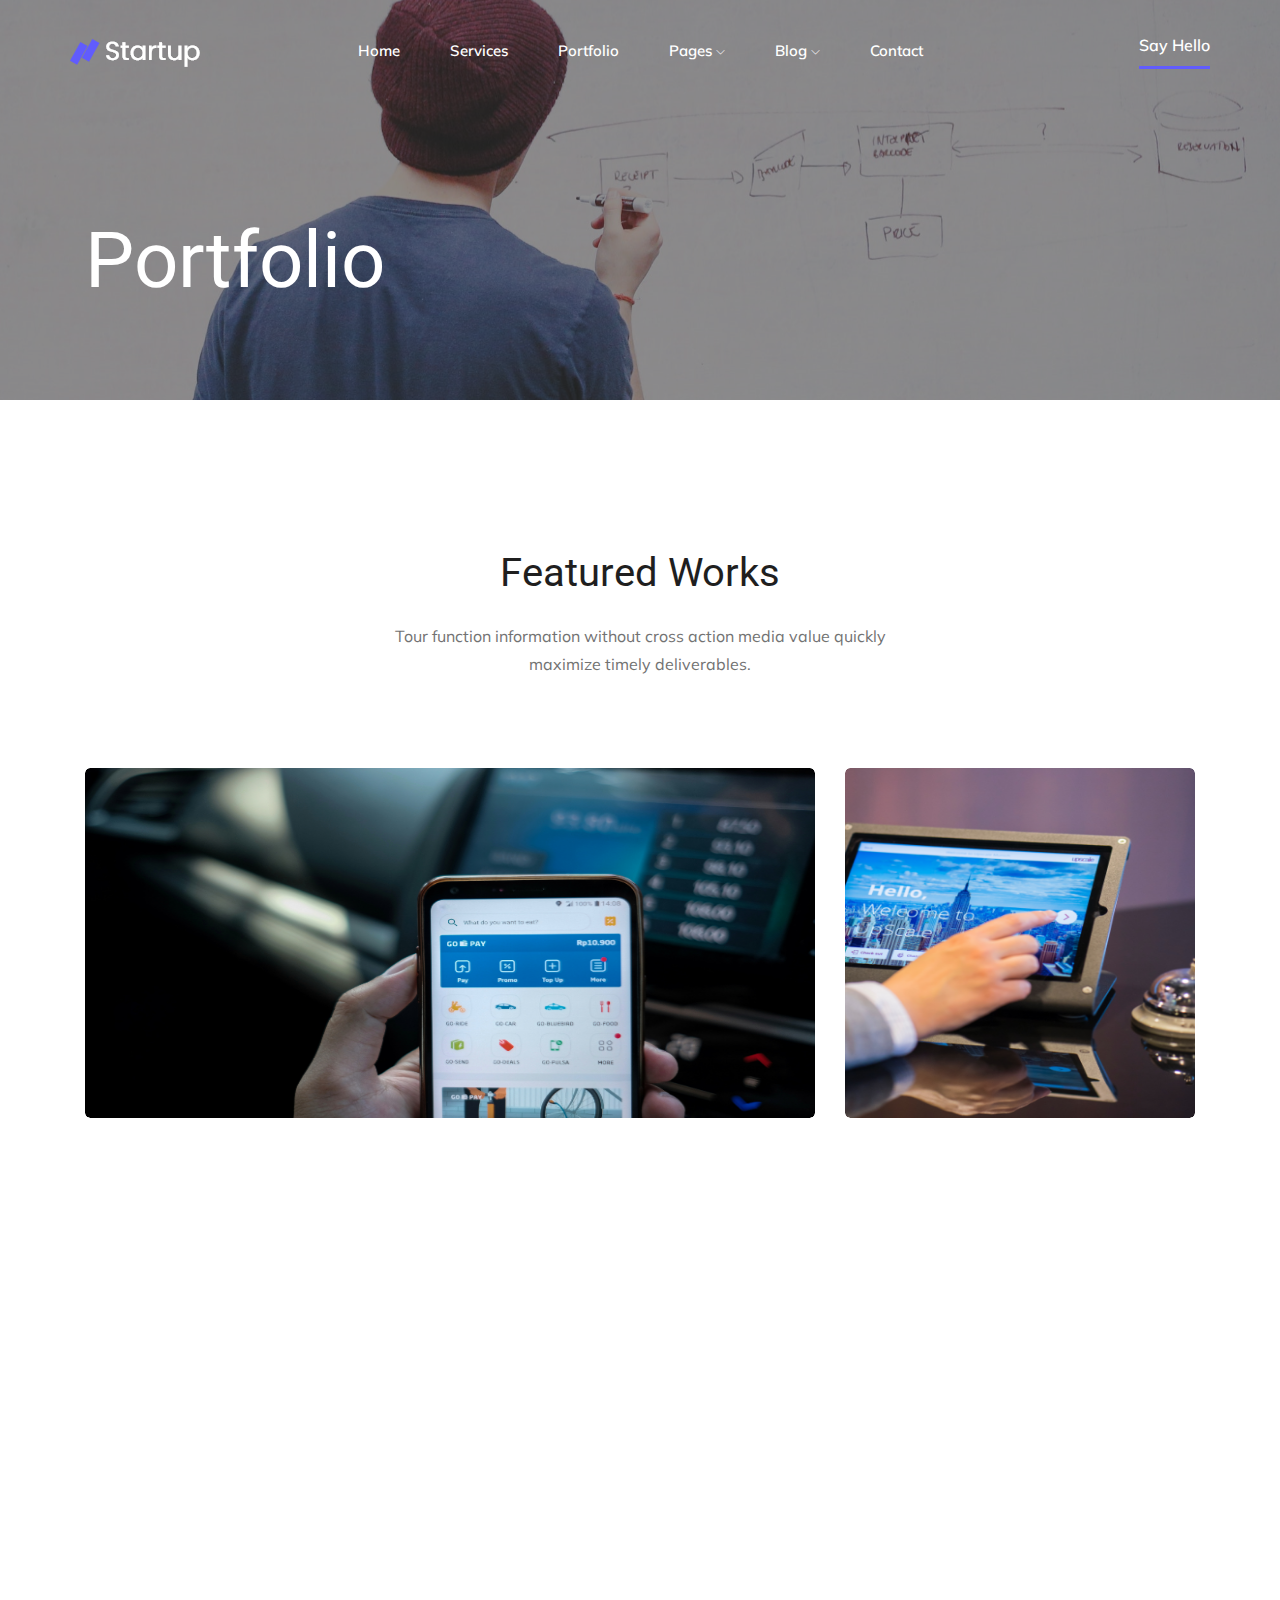
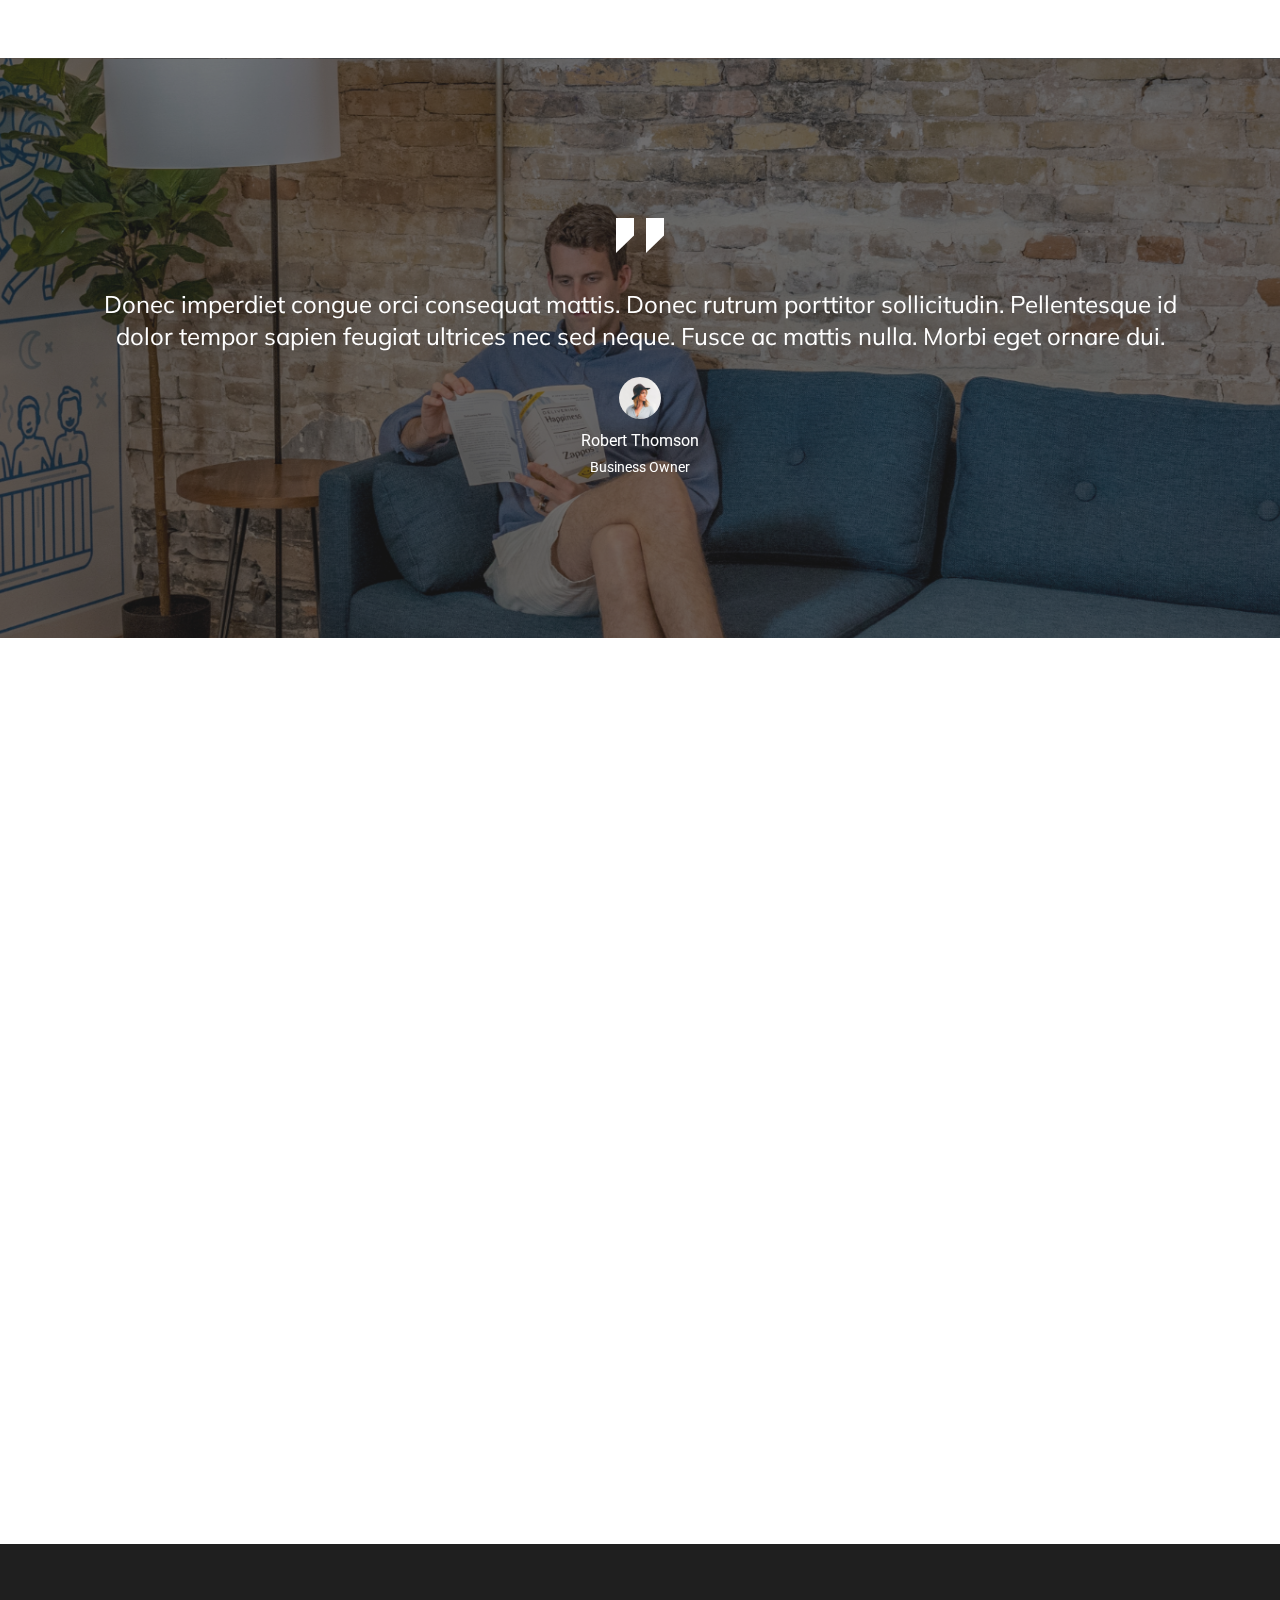
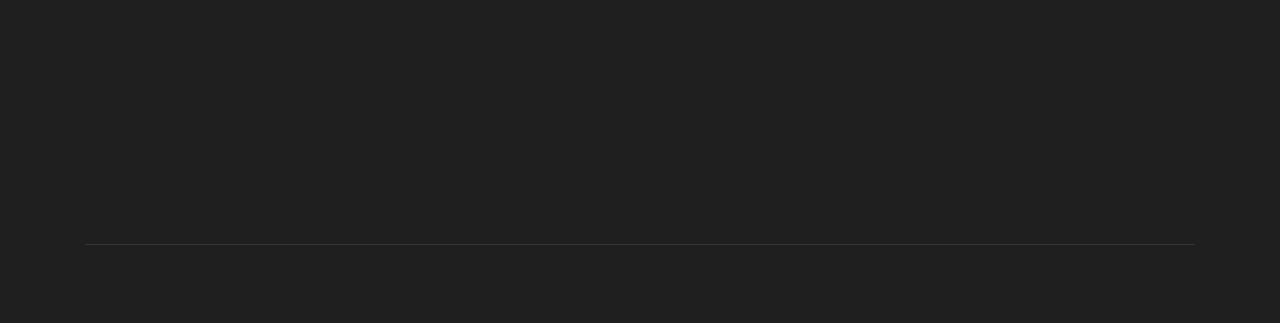
<file: [FE] Template/1/portfolio.html>
<!doctype html>
<html class="no-js" lang="zxx">

<head>
    <meta charset="utf-8">
    <meta http-equiv="x-ua-compatible" content="ie=edge">
    <title>StartUp</title>
    <meta name="description" content="">
    <meta name="viewport" content="width=device-width, initial-scale=1">

    <!-- <link rel="manifest" href="site.webmanifest"> -->
    <!-- Place favicon.ico in the root directory -->

    <!-- CSS here -->
    <link rel="stylesheet" href="css/bootstrap.min.css">
    <link rel="stylesheet" href="css/owl.carousel.min.css">
    <link rel="stylesheet" href="css/magnific-popup.css">
    <link rel="stylesheet" href="css/font-awesome.min.css">
    <link rel="stylesheet" href="css/themify-icons.css">
    <link rel="stylesheet" href="css/nice-select.css">
    <link rel="stylesheet" href="css/flaticon.css">
    <link rel="stylesheet" href="css/gijgo.css">
    <link rel="stylesheet" href="css/animate.min.css">
    <link rel="stylesheet" href="css/slick.css">
    <link rel="stylesheet" href="css/slicknav.css">
    <link rel="stylesheet" href="css/style.css">
    <!-- <link rel="stylesheet" href="css/responsive.css"> -->
</head>

<body>
    <!--[if lte IE 9]>
            <p class="browserupgrade">You are using an <strong>outdated</strong> browser. Please <a href="https://browsehappy.com/">upgrade your browser</a> to improve your experience and security.</p>
        <![endif]-->

    <!-- header-start -->
    <header>
        <div class="header-area ">
            <div id="sticky-header" class="main-header-area">
                <div class="container-fluid p-0">
                    <div class="row align-items-center no-gutters">
                        <div class="col-xl-2 col-lg-2">
                            <div class="logo-img">
                                <a href="index.html">
                                    <img src="img/logo.png" alt="">
                                </a>
                            </div>
                        </div>
                        <div class="col-xl-8 col-lg-8">
                            <div class="main-menu  d-none d-lg-block text-center">
                                <nav>
                                    <ul id="navigation">
                                        <li><a class="active" href="index.html">home</a></li>
                                        <li><a href="service.html">services</a></li>
                                        <li><a href="Portfolio.html">Portfolio</a></li>
                                        <li><a href="#">pages <i class="ti-angle-down"></i></a>
                                            <ul class="submenu">
                                                <li><a href="portfolio_details.html">Portfolio details</a></li>
                                                <li><a href="about.html">about</a></li>
                                                <li><a href="elements.html">elements</a></li>
                                            </ul>
                                        </li>

                                        <li><a href="#">blog <i class="ti-angle-down"></i></a>
                                            <ul class="submenu">
                                                <li><a href="blog.html">blog</a></li>
                                                <li><a href="single-blog.html">single-blog</a></li>
                                            </ul>
                                        </li>
                                        <li><a href="contact.html">Contact</a></li>
                                    </ul>
                                </nav>
                            </div>
                        </div>
                        <div class="col-lg-2 d-none d-lg-block">
                            <div class="log_chat_area d-flex align-items-end">
                                <a href="#" target="_black" class="say_hi">Say Hello</a>
                            </div>
                        </div>
                        <div class="col-12">
                            <div class="mobile_menu d-block d-lg-none"></div>
                        </div>
                    </div>
                </div>
            </div>
        </div>
    </header>
    <!-- header-end -->

     <!-- bradcam_area  -->
     <div class="bradcam_area breadcam_bg_2">
        <div class="container">
            <div class="row">
                <div class="col-xl-12">
                    <div class="bradcam_text">
                        <h3>Portfolio</h3>
                    </div>
                </div>
            </div>
        </div>
    </div>
    <!-- /bradcam_area  -->

    <!-- portfolio_image_area  -->
    <div class="portfolio_image_area">
        <div class="container">
            <div class="row justify-content-center">
                <div class="col-lg-6">
                    <div class="section_title text-center mb-90">
                        <h3 class="wow fadeInUp" data-wow-duration="1s" data-wow-delay=".3s">Featured Works</h3>
                        <p class="wow fadeInUp" data-wow-duration="1s" data-wow-delay=".4s">Tour function information without cross action media value quickly maximize timely deliverables.</p>
                    </div>
                </div>
            </div>
            <div class="row">
                <div class="col-lg-8 col-md-12">
                    <div class="single_Portfolio wow fadeInUp" data-wow-duration="1s" data-wow-delay=".3s">
                        <div class="portfolio_thumb">
                            <img src="img/portfolio/1.png" alt="">
                        </div>
                        <div class="portfolio_hover">
                            <div class="title">
                                <span>App Design</span>
                                    <h3>Colorlib Mobile App</h3>
                                    <a class="boxed-btn3" href="portfolio_details.html">View</a>
                            </div>
                        </div>
                    </div>
                </div>
                <div class="col-lg-4 col-md-6">
                    <div class="single_Portfolio wow fadeInUp" data-wow-duration="1s" data-wow-delay=".4s">
                        <div class="portfolio_thumb">
                            <img src="img/portfolio/2.png" alt="">
                        </div>
                        <div class="portfolio_hover">
                            <div class="title">
                                <span>App Design</span>
                                    <h3>Colorlib Mobile App</h3>
                                    <a class="boxed-btn3" href="portfolio_details.html">View</a>
                            </div>
                        </div>
                    </div>
                </div>
                <div class="col-lg-4 col-md-6 col-lg-4">
                    <div class="single_Portfolio wow fadeInUp" data-wow-duration="1s" data-wow-delay=".5s">
                        <div class="portfolio_thumb">
                            <img src="img/portfolio/3.png" alt="">
                        </div>
                        <div class="portfolio_hover">
                            <div class="title">
                                <span>App Design</span>
                                    <h3>Colorlib Mobile App</h3>
                                    <a class="boxed-btn3" href="portfolio_details.html">View</a>
                            </div>
                        </div>
                    </div>
                </div>
                <div class="col-lg-4 col-md-6 col-lg-4">
                    <div class="single_Portfolio wow fadeInUp" data-wow-duration="1s" data-wow-delay=".6s">
                        <div class="portfolio_thumb">
                            <img src="img/portfolio/4.png" alt="">
                        </div>
                        <div class="portfolio_hover">
                            <div class="title">
                                <span>App Design</span>
                                    <h3>Colorlib Mobile App</h3>
                                    <a class="boxed-btn3" href="portfolio_details.html">View</a>
                            </div>
                        </div>
                    </div>
                </div>
                <div class="col-lg-4 col-md-6 col-lg-4">
                    <div class="single_Portfolio wow fadeInUp" data-wow-duration="1s" data-wow-delay=".7s">
                        <div class="portfolio_thumb">
                            <img src="img/portfolio/5.png" alt="">
                        </div>
                        <div class="portfolio_hover">
                            <div class="title">
                                <span>App Design</span>
                                    <h3>Colorlib Mobile App</h3>
                                    <a class="boxed-btn3" href="portfolio_details.html">View</a>
                            </div>
                        </div>
                    </div>
                </div>
            </div>
        </div>
    </div>
    <!--/ portfolio_image_area  -->


    <!-- testimonial_area  -->
    <div class="testimonial_area ">
        <div class="container">
            <div class="row">
                <div class="col-xl-12">
                    <div class="testmonial_active owl-carousel">
                        <div class="single_carousel">
                                <div class="single_testmonial text-center">
                                        <div class="quote">
                                            <img src="img/testmonial/quote.svg" alt="">
                                        </div>
                                        <p>Donec imperdiet congue orci consequat mattis. Donec rutrum porttitor <br> 
                                                sollicitudin. Pellentesque id dolor tempor sapien feugiat ultrices nec sed neque.  <br>
                                                Fusce ac mattis nulla. Morbi eget ornare dui. </p>
                                        <div class="testmonial_author">
                                            <div class="thumb">
                                                    <img src="img/testmonial/thumb.png" alt="">
                                            </div>
                                            <h3>Robert Thomson</h3>
                                            <span>Business Owner</span>
                                        </div>
                                    </div>
                        </div>
                        <div class="single_carousel">
                                <div class="single_testmonial text-center">
                                        <div class="quote">
                                            <img src="img/testmonial/quote.svg" alt="">
                                        </div>
                                        <p>Donec imperdiet congue orci consequat mattis. Donec rutrum porttitor <br> 
                                                sollicitudin. Pellentesque id dolor tempor sapien feugiat ultrices nec sed neque.  <br>
                                                Fusce ac mattis nulla. Morbi eget ornare dui. </p>
                                        <div class="testmonial_author">
                                            <div class="thumb">
                                                    <img src="img/testmonial/thumb.png" alt="">
                                            </div>
                                            <h3>Robert Thomson</h3>
                                            <span>Business Owner</span>
                                        </div>
                                    </div>
                        </div>
                        <div class="single_carousel">
                                <div class="single_testmonial text-center">
                                        <div class="quote">
                                            <img src="img/testmonial/quote.svg" alt="">
                                        </div>
                                        <p>Donec imperdiet congue orci consequat mattis. Donec rutrum porttitor <br> 
                                                sollicitudin. Pellentesque id dolor tempor sapien feugiat ultrices nec sed neque.  <br>
                                                Fusce ac mattis nulla. Morbi eget ornare dui. </p>
                                        <div class="testmonial_author">
                                            <div class="thumb">
                                                    <img src="img/testmonial/thumb.png" alt="">
                                            </div>
                                            <h3>Robert Thomson</h3>
                                            <span>Business Owner</span>
                                        </div>
                                    </div>
                        </div>
                    </div>
                </div>
            </div>
        </div>
    </div>
    <!-- /testimonial_area  -->

    <div class="get_in_tauch_area">
        <div class="container">
            <div class="row justify-content-center">
                <div class="col-lg-6">
                    <div class="section_title text-center mb-90">
                        <h3 class="wow fadeInUp" data-wow-duration="1s" data-wow-delay=".3s">Get in Touch</h3>
                        <p class="wow fadeInUp" data-wow-duration="1s" data-wow-delay=".4s">Tour function information without cross action media value quickly maximize timely deliverables.</p>
                    </div>
                </div>
            </div>
            <div class="row justify-content-center">
                <div class="col-lg-8">
                    <div class="touch_form">
                        <form action="#">
                            <div class="row">
                                <div class="col-md-6">
                                    <div class="single_input wow fadeInUp" data-wow-duration="1s" data-wow-delay=".3s">
                                        <input type="text" placeholder="Your Name" >
                                    </div>
                                </div>
                                <div class="col-md-6">
                                    <div class="single_input wow fadeInUp" data-wow-duration="1s" data-wow-delay=".4s">
                                        <input type="email" placeholder="Email" >
                                    </div>
                                </div>
                                <div class="col-md-12">
                                    <div class="single_input wow fadeInUp" data-wow-duration="1s" data-wow-delay=".5s">
                                        <input type="email" placeholder="Subject" >
                                    </div>
                                </div>
                                <div class="col-md-12">
                                    <div class="single_input wow fadeInUp" data-wow-duration="1s" data-wow-delay=".6s">
                                       <textarea name="" id="" cols="30" placeholder="Message" rows="10"></textarea>
                                    </div>
                                </div>
                                <div class="col-lg-12">
                                    <div class="submit_btn wow fadeInUp" data-wow-duration="1s" data-wow-delay=".7s">
                                        <button class="boxed-btn3" type="submit">Send Message</button>
                                    </div>
                                </div>
                            </div>
                        </form>
                    </div>
                </div>
            </div>
        </div>
    </div>

    <!-- footer start -->
    <footer class="footer">
        <div class="footer_top">
            <div class="container">
                <div class="row align-items-center">
                    <div class="col-lg-2 col-md-3">
                        <div class="footer_logo wow fadeInRight" data-wow-duration="1s" data-wow-delay=".3s">
                            <a href="index.html">
                                <img src="img/logo.png" alt="">
                            </a>
                        </div>
                    </div>
                    <div class="col-xl-7 col-lg-7 col-md-9">
                        <div class="menu_links">
                            <ul>
                                <li><a class="wow fadeInDown" data-wow-duration="1s" data-wow-delay=".2s" href="#">About</a class="wow fadeInUp" data-wow-duration="1s" data-wow-delay=".3s"></li>
                                <li><a class="wow fadeInDown" data-wow-duration="1s" data-wow-delay=".4s" href="#">Services</a></li>
                                <li><a class="wow fadeInDown" data-wow-duration="1s" data-wow-delay=".6s" href="#">Portfolio</a></li>
                                <li><a class="wow fadeInDown" data-wow-duration="1s" data-wow-delay=".8s" href="#">Pages</a></li>
                                <li><a class="wow fadeInDown" data-wow-duration="1s" data-wow-delay="1s" href="#">Blog</a></li>
                                <li><a class="wow fadeInDown" data-wow-duration="1s" data-wow-delay="1.1s" href="#">Contact</a></li>
                            </ul>
                        </div>
                    </div>
                    <div class="col-lg-3 col-md-12">
                        <div class="socail_links">
                            <ul>
                                <li><a class="wow fadeInUp" data-wow-duration="1s" data-wow-delay=".3s" href="#"> <i class="fa fa-facebook"></i> </a></li>
                                <li><a class="wow fadeInUp" data-wow-duration="1s" data-wow-delay=".4s" href="#"> <i class="fa fa-twitter"></i> </a></li>
                                <li><a class="wow fadeInUp" data-wow-duration="1s" data-wow-delay=".5s" href="#"> <i class="fa fa-instagram"></i> </a></li>
                                <li><a class="wow fadeInUp" data-wow-duration="1s" data-wow-delay=".6s" href="#"> <i class="fa fa-google-plus"></i> </a></li>
                            </ul>
                        </div>
                    </div>
                </div>
            </div>
        </div>
        <div class="copy-right_text">
            <div class="container">
                <div class="footer_border"></div>
                <div class="row">
                    <div class="col-xl-12">
                        <p class="copy_right text-center wow fadeInUp" data-wow-duration="1s" data-wow-delay="1.3s">
                            <!-- Link back to Colorlib can't be removed. Template is licensed under CC BY 3.0. -->
Copyright &copy;<script>document.write(new Date().getFullYear());</script> All rights reserved | This template is made with <i class="fa fa-heart-o" aria-hidden="true"></i> by <a href="https://colorlib.com" target="_blank">Colorlib</a>
<!-- Link back to Colorlib can't be removed. Template is licensed under CC BY 3.0. -->
                        </p>
                    </div>
                </div>
            </div>
        </div>
    </footer>
    <!--/ footer end  -->

    <!-- JS here -->
    <script src="js/vendor/modernizr-3.5.0.min.js"></script>
    <script src="js/vendor/jquery-1.12.4.min.js"></script>
    <script src="js/popper.min.js"></script>
    <script src="js/bootstrap.min.js"></script>
    <script src="js/owl.carousel.min.js"></script>
    <script src="js/isotope.pkgd.min.js"></script>
    <script src="js/ajax-form.js"></script>
    <script src="js/waypoints.min.js"></script>
    <script src="js/jquery.counterup.min.js"></script>
    <script src="js/imagesloaded.pkgd.min.js"></script>
    <script src="js/scrollIt.js"></script>
    <script src="js/jquery.scrollUp.min.js"></script>
    <script src="js/wow.min.js"></script>
    <script src="js/nice-select.min.js"></script>
    <script src="js/jquery.slicknav.min.js"></script>
    <script src="js/jquery.magnific-popup.min.js"></script>
    <script src="js/plugins.js"></script>
    <script src="js/gijgo.min.js"></script>

    <!--contact js-->
    <script src="js/contact.js"></script>
    <script src="js/jquery.ajaxchimp.min.js"></script>
    <script src="js/jquery.form.js"></script>
    <script src="js/jquery.validate.min.js"></script>
    <script src="js/mail-script.js"></script>

    <script src="js/main.js"></script>
</body>

</html>
</file>
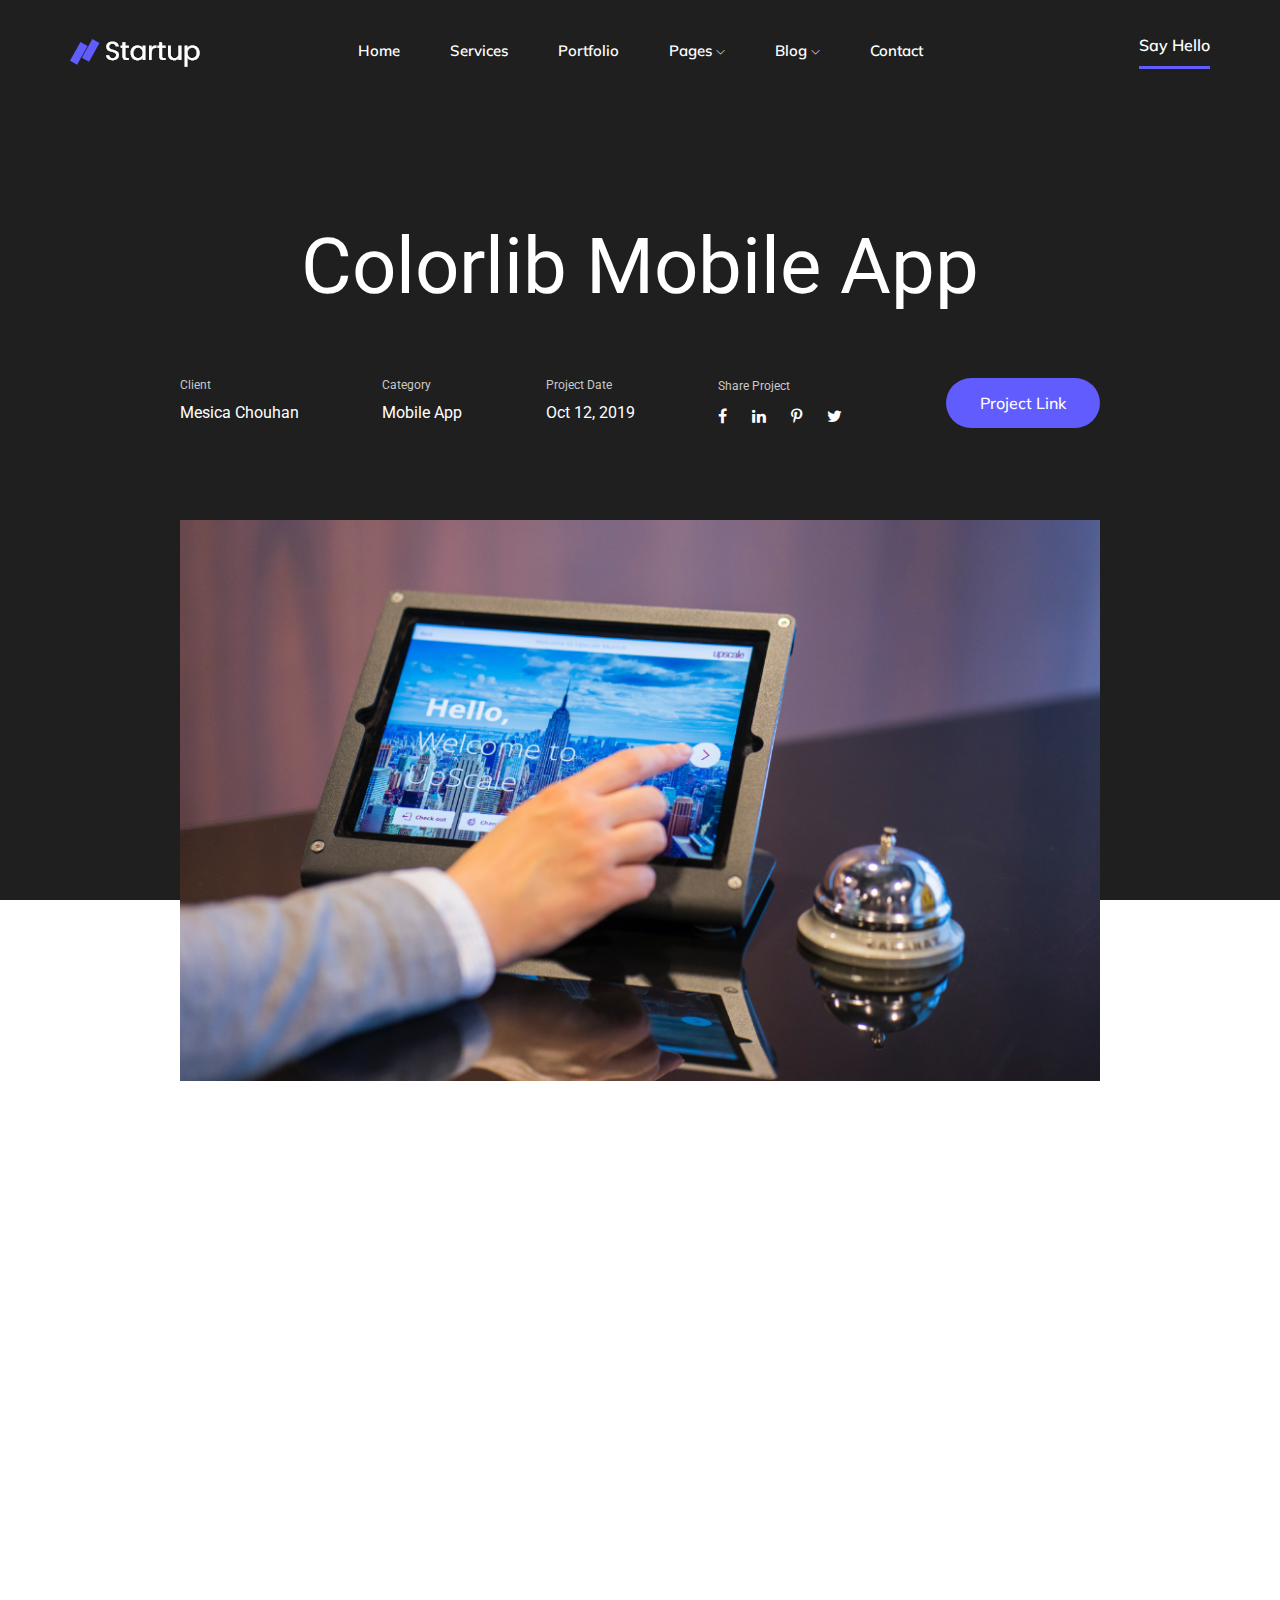
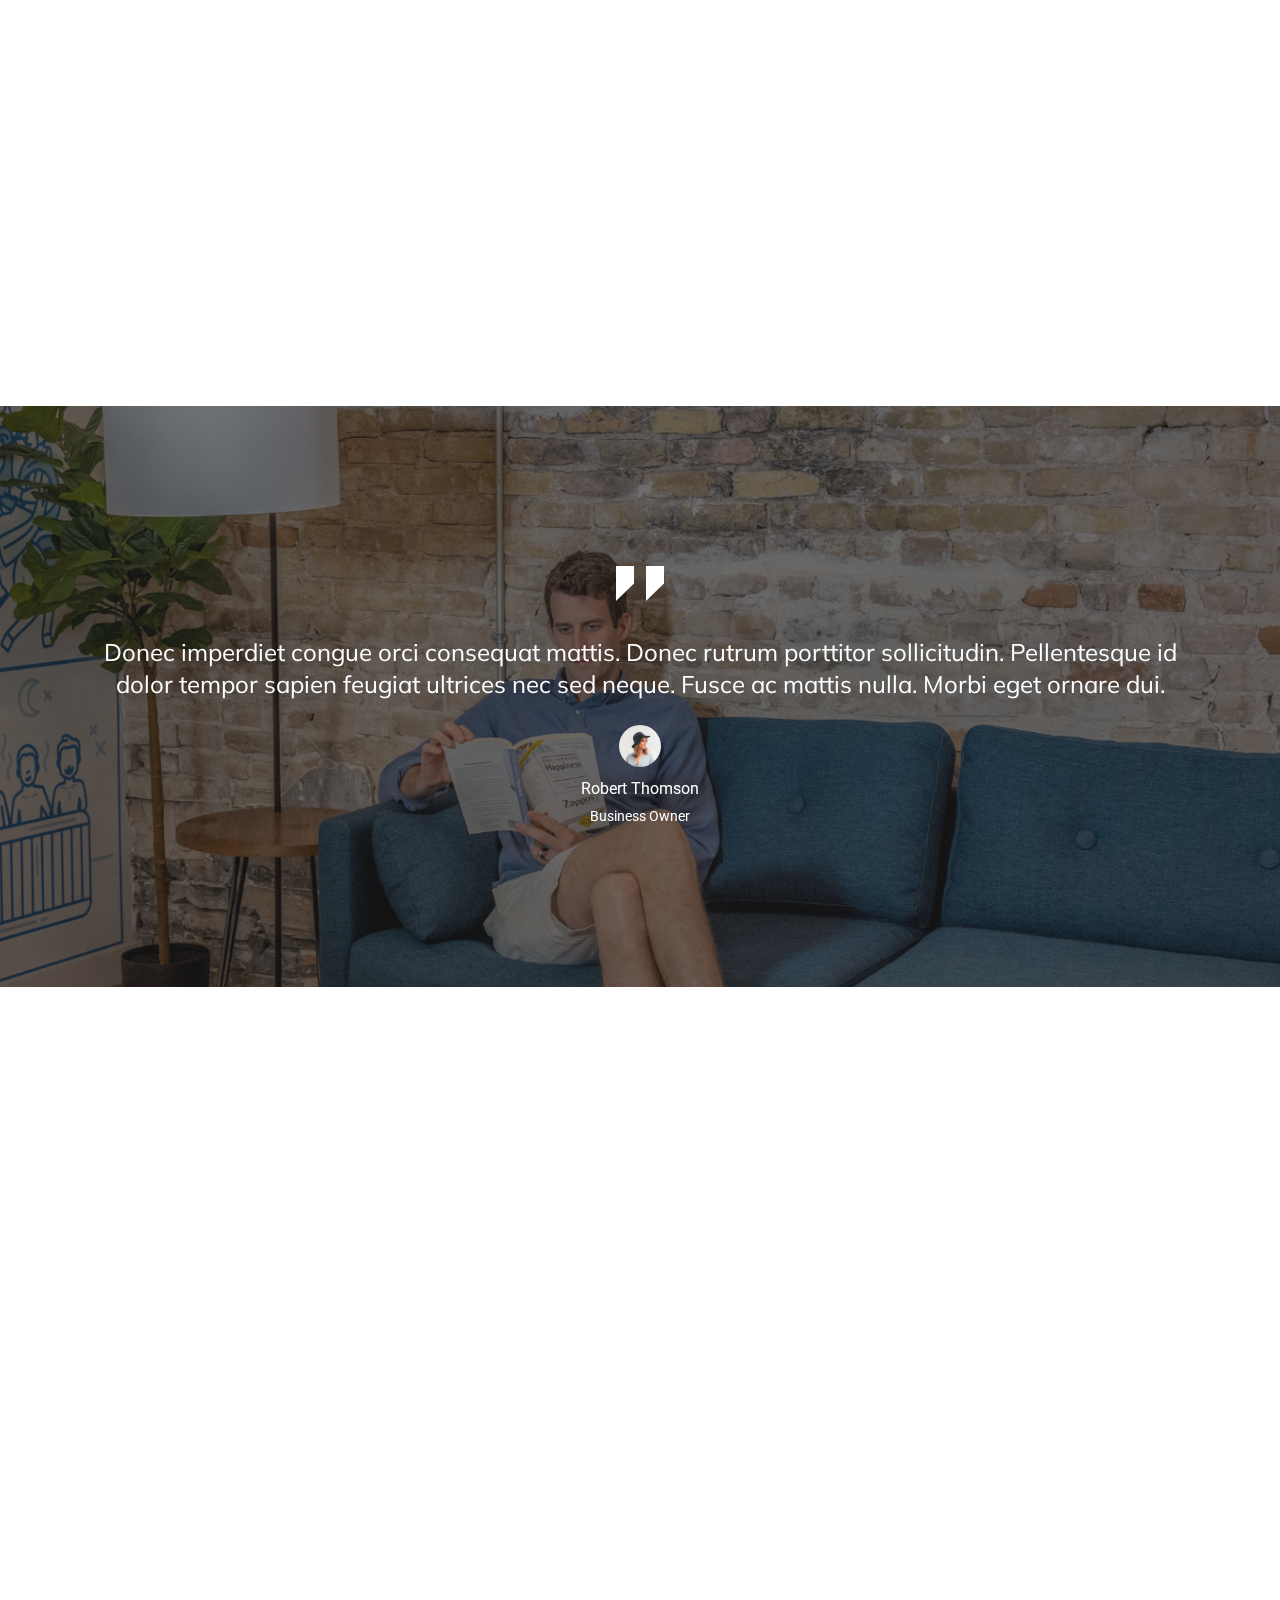
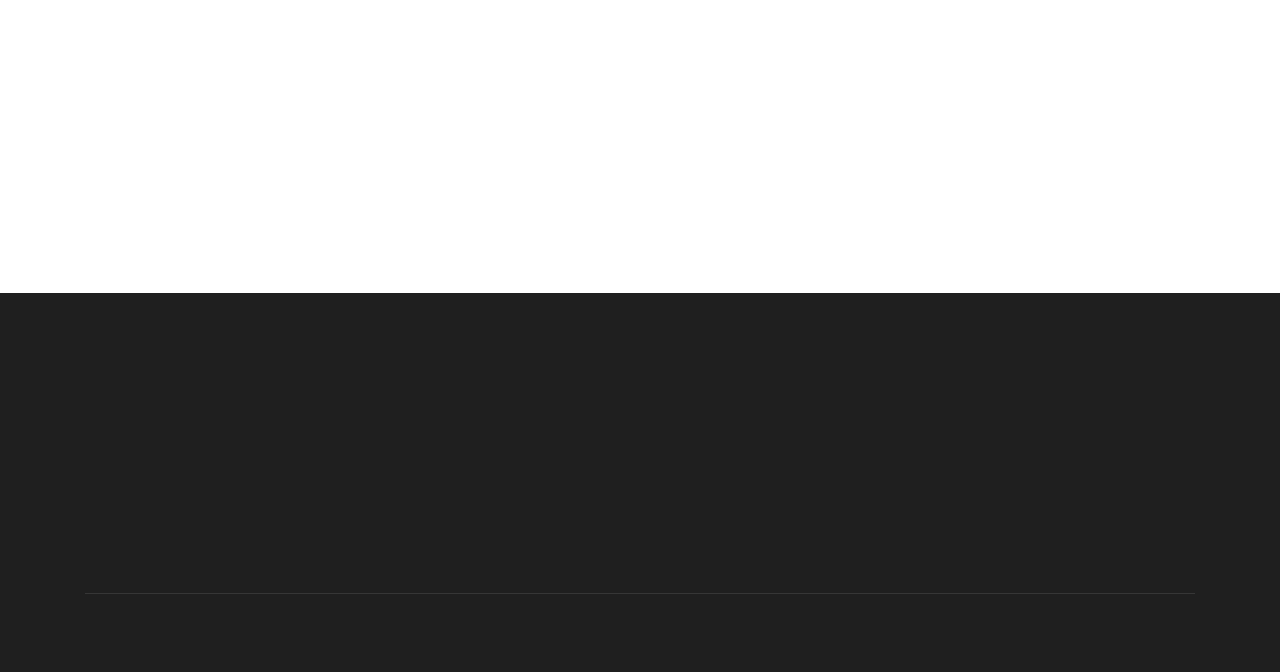
<file: [FE] Template/1/portfolio_details.html>
<!doctype html>
<html class="no-js" lang="zxx">

<head>
    <meta charset="utf-8">
    <meta http-equiv="x-ua-compatible" content="ie=edge">
    <title>StartUp</title>
    <meta name="description" content="">
    <meta name="viewport" content="width=device-width, initial-scale=1">

    <!-- <link rel="manifest" href="site.webmanifest"> -->
    <!-- Place favicon.ico in the root directory -->

    <!-- CSS here -->
    <link rel="stylesheet" href="css/bootstrap.min.css">
    <link rel="stylesheet" href="css/owl.carousel.min.css">
    <link rel="stylesheet" href="css/magnific-popup.css">
    <link rel="stylesheet" href="css/font-awesome.min.css">
    <link rel="stylesheet" href="css/themify-icons.css">
    <link rel="stylesheet" href="css/nice-select.css">
    <link rel="stylesheet" href="css/flaticon.css">
    <link rel="stylesheet" href="css/gijgo.css">
    <link rel="stylesheet" href="css/animate.min.css">
    <link rel="stylesheet" href="css/slick.css">
    <link rel="stylesheet" href="css/slicknav.css">
    <link rel="stylesheet" href="css/style.css">
    <!-- <link rel="stylesheet" href="css/responsive.css"> -->
</head>

<body>
    <!--[if lte IE 9]>
            <p class="browserupgrade">You are using an <strong>outdated</strong> browser. Please <a href="https://browsehappy.com/">upgrade your browser</a> to improve your experience and security.</p>
        <![endif]-->

    <!-- header-start -->
    <header>
        <div class="header-area ">
            <div id="sticky-header" class="main-header-area">
                <div class="container-fluid p-0">
                    <div class="row align-items-center no-gutters">
                        <div class="col-xl-2 col-lg-2">
                            <div class="logo-img">
                                <a href="index.html">
                                    <img src="img/logo.png" alt="">
                                </a>
                            </div>
                        </div>
                        <div class="col-xl-8 col-lg-8">
                            <div class="main-menu  d-none d-lg-block text-center">
                                <nav>
                                    <ul id="navigation">
                                        <li><a class="active" href="index.html">home</a></li>
                                        <li><a href="service.html">services</a></li>
                                        <li><a href="Portfolio.html">Portfolio</a></li>
                                        <li><a href="#">pages <i class="ti-angle-down"></i></a>
                                            <ul class="submenu">
                                                <li><a href="portfolio_details.html">Portfolio details</a></li>
                                                <li><a href="about.html">about</a></li>
                                                <li><a href="elements.html">elements</a></li>
                                            </ul>
                                        </li>

                                        <li><a href="#">blog <i class="ti-angle-down"></i></a>
                                            <ul class="submenu">
                                                <li><a href="blog.html">blog</a></li>
                                                <li><a href="single-blog.html">single-blog</a></li>
                                            </ul>
                                        </li>
                                        <li><a href="contact.html">Contact</a></li>
                                    </ul>
                                </nav>
                            </div>
                        </div>
                        <div class="col-lg-2 d-none d-lg-block">
                            <div class="log_chat_area d-flex align-items-end">
                                <a href="#" target="_black" class="say_hi">Say Hello</a>
                            </div>
                        </div>
                        <div class="col-12">
                            <div class="mobile_menu d-block d-lg-none"></div>
                        </div>
                    </div>
                </div>
            </div>
        </div>
    </header>
    <!-- header-end -->

    <!-- portfolio_details_banner_start  -->
    <div class="portfolio_details_banner">
        <div class="container">
            <div class="row justify-content-center">
                <div class="col-lg-10">
                    <div class="details_info ">
                        <h3 class="wow fadeInDown" data-wow-duration="1s" data-wow-delay=".3s">Colorlib Mobile App</h3>
                        <div class="details_links d-flex justify-content-between align-items-center">
                            <div class="single_details single_input wow fadeInUp" data-wow-duration="1s" data-wow-delay=".3s">
                                <span>Client</span>
                                <h4>Mesica Chouhan</h4>
                            </div>
                            <div class="single_details single_input wow fadeInUp" data-wow-duration="1s" data-wow-delay=".4s">
                                <span>Category</span>
                                <h4>Mobile App</h4>
                            </div>
                            <div class="single_details single_input wow fadeInUp" data-wow-duration="1s" data-wow-delay=".5s">
                                <span>Project Date</span>
                                <h4>Oct 12, 2019</h4>
                            </div>
                            <div class="single_details single_input wow fadeInUp" data-wow-duration="1s" data-wow-delay=".6s">
                                <span>Share Project</span>
                                <div class="social_links">
                                    <ul>
                                        <li><a href="#"> <i class="fa fa-facebook"></i> </a></li>
                                        <li><a href="#"> <i class="fa fa-linkedin"></i> </a></li>
                                        <li><a href="#"> <i class="fa fa-pinterest-p"></i> </a></li>
                                        <li><a href="#"> <i class="fa fa-twitter"></i> </a></li>
                                    </ul>
                                </div>
                            </div>
                            <div class="single_details wow fadeInUp" data-wow-duration="1s" data-wow-delay=".7s">
                                <div class="project_btn">
                                    <a href="#" class="boxed-btn3">Project Link</a>
                                </div>
                            </div>

                        </div>
                    </div>
                </div>
            </div>
        </div>
    </div>
    <!-- portfolio_details_banner_end  -->

    <div class="portfolio_details_wrap">
        <div class="container">
            <div class="row justify-content-center">
                <div class="col-lg-10">
                    <div class="banner wow fadeInUp" data-wow-duration="1.5s" data-wow-delay=".3s">
                        <img src="img/portfolio_details/details_banner.png" alt="">
                    </div>
                    <div class="details_text">
                        <div class="row">
                            <div class="col-lg-6 wow fadeInUp" data-wow-duration="1s" data-wow-delay=".3s">
                                <p>A wonderful serenity has taken to the possession of my entire soul network infrastructure, including consolidation of established network designed and created infrastructure. Voluptatem quia voluptas sit aspernatur aut odit aut fugit, sed quia consequuntur magni dolores eos qui ratione voluptatem sequi nesciunt.</p>
                            </div>
                            <div class="col-lg-6 wow fadeInUp" data-wow-duration="1s" data-wow-delay=".3s">
                                <p>A wonderful serenity has taken to the possession of my entire soul network infrastructure, including consolidation of established network designed and created infrastructure.</p>
                            </div>
                        </div>
                    </div>
                    <div class="thumbs">
                        <div class="row">
                            <div class="col-lg-6 col-md-6">
                                <div class="single_thumb wow fadeInLeft" data-wow-duration="1s" data-wow-delay=".4s">
                                    <img src="img/portfolio_details/1.png" alt="">
                                </div>
                            </div>
                            <div class="col-lg-6 col-md-6">
                                <div class="single_thumb wow fadeInRight" data-wow-duration="1s" data-wow-delay=".4s">
                                    <img src="img/portfolio_details/2.png" alt="">
                                </div>
                            </div>
                        </div>
                    </div>
                </div>
            </div>
        </div>
    </div>



    <!-- testimonial_area  -->
    <div class="testimonial_area ">
        <div class="container">
            <div class="row">
                <div class="col-xl-12">
                    <div class="testmonial_active owl-carousel">
                        <div class="single_carousel">
                            <div class="single_testmonial text-center">
                                <div class="quote">
                                    <img src="img/testmonial/quote.svg" alt="">
                                </div>
                                <p>Donec imperdiet congue orci consequat mattis. Donec rutrum porttitor <br> 
                                        sollicitudin. Pellentesque id dolor tempor sapien feugiat ultrices nec sed neque.  <br>
                                        Fusce ac mattis nulla. Morbi eget ornare dui. </p>
                                <div class="testmonial_author">
                                    <div class="thumb">
                                            <img src="img/testmonial/thumb.png" alt="">
                                    </div>
                                    <h3>Robert Thomson</h3>
                                    <span>Business Owner</span>
                                </div>
                            </div>
                        </div>
                        <div class="single_carousel">
                            <div class="single_testmonial text-center">
                                <div class="quote">
                                    <img src="img/testmonial/quote.svg" alt="">
                                </div>
                                <p>Donec imperdiet congue orci consequat mattis. Donec rutrum porttitor <br> 
                                        sollicitudin. Pellentesque id dolor tempor sapien feugiat ultrices nec sed neque.  <br>
                                        Fusce ac mattis nulla. Morbi eget ornare dui. </p>
                                <div class="testmonial_author">
                                    <div class="thumb">
                                            <img src="img/testmonial/thumb.png" alt="">
                                    </div>
                                    <h3>Robert Thomson</h3>
                                    <span>Business Owner</span>
                                </div>
                            </div>
                        </div>
                        <div class="single_carousel">
                            <div class="single_testmonial text-center">
                                <div class="quote">
                                    <img src="img/testmonial/quote.svg" alt="">
                                </div>
                                <p>Donec imperdiet congue orci consequat mattis. Donec rutrum porttitor <br> 
                                        sollicitudin. Pellentesque id dolor tempor sapien feugiat ultrices nec sed neque.  <br>
                                        Fusce ac mattis nulla. Morbi eget ornare dui. </p>
                                <div class="testmonial_author">
                                    <div class="thumb">
                                            <img src="img/testmonial/thumb.png" alt="">
                                    </div>
                                    <h3>Robert Thomson</h3>
                                    <span>Business Owner</span>
                                </div>
                            </div>
                        </div>
                    </div>
                </div>
            </div>
        </div>
    </div>
    <!-- /testimonial_area  -->

    <div class="get_in_tauch_area">
        <div class="container">
            <div class="row justify-content-center">
                <div class="col-lg-6">
                    <div class="section_title text-center mb-90">
                        <h3 class="wow fadeInUp" data-wow-duration="1s" data-wow-delay=".3s">Get in Touch</h3>
                        <p class="wow fadeInUp" data-wow-duration="1s" data-wow-delay=".4s">Tour function information without cross action media value quickly maximize timely deliverables.</p>
                    </div>
                </div>
            </div>
            <div class="row justify-content-center">
                <div class="col-lg-8">
                    <div class="touch_form">
                        <form action="#">
                            <div class="row">
                                <div class="col-md-6">
                                    <div class="single_input wow fadeInUp" data-wow-duration="1s" data-wow-delay=".3s">
                                        <input type="text" placeholder="Your Name" >
                                    </div>
                                </div>
                                <div class="col-md-6">
                                    <div class="single_input wow fadeInUp" data-wow-duration="1s" data-wow-delay=".4s">
                                        <input type="email" placeholder="Email" >
                                    </div>
                                </div>
                                <div class="col-md-12">
                                    <div class="single_input wow fadeInUp" data-wow-duration="1s" data-wow-delay=".5s">
                                        <input type="email" placeholder="Subject" >
                                    </div>
                                </div>
                                <div class="col-md-12">
                                    <div class="single_input wow fadeInUp" data-wow-duration="1s" data-wow-delay=".6s">
                                       <textarea name="" id="" cols="30" placeholder="Message" rows="10"></textarea>
                                    </div>
                                </div>
                                <div class="col-lg-12">
                                    <div class="submit_btn wow fadeInUp" data-wow-duration="1s" data-wow-delay=".7s">
                                        <button class="boxed-btn3" type="submit">Send Message</button>
                                    </div>
                                </div>
                            </div>
                        </form>
                    </div>
                </div>
            </div>
        </div>
    </div>


    <!-- footer start -->
    <footer class="footer">
        <div class="footer_top">
            <div class="container">
                <div class="row align-items-center">
                    <div class="col-lg-2 col-md-3">
                        <div class="footer_logo wow fadeInRight" data-wow-duration="1s" data-wow-delay=".3s">
                            <a href="index.html">
                                <img src="img/logo.png" alt="">
                            </a>
                        </div>
                    </div>
                    <div class="col-xl-7 col-lg-7 col-md-9">
                        <div class="menu_links">
                            <ul>
                                <li><a class="wow fadeInDown" data-wow-duration="1s" data-wow-delay=".2s" href="#">About</a class="wow fadeInUp" data-wow-duration="1s" data-wow-delay=".3s"></li>
                                <li><a class="wow fadeInDown" data-wow-duration="1s" data-wow-delay=".4s" href="#">Services</a></li>
                                <li><a class="wow fadeInDown" data-wow-duration="1s" data-wow-delay=".6s" href="#">Portfolio</a></li>
                                <li><a class="wow fadeInDown" data-wow-duration="1s" data-wow-delay=".8s" href="#">Pages</a></li>
                                <li><a class="wow fadeInDown" data-wow-duration="1s" data-wow-delay="1s" href="#">Blog</a></li>
                                <li><a class="wow fadeInDown" data-wow-duration="1s" data-wow-delay="1.1s" href="#">Contact</a></li>
                            </ul>
                        </div>
                    </div>
                    <div class="col-lg-3 col-md-12">
                        <div class="socail_links">
                            <ul>
                                <li><a class="wow fadeInUp" data-wow-duration="1s" data-wow-delay=".3s" href="#"> <i class="fa fa-facebook"></i> </a></li>
                                <li><a class="wow fadeInUp" data-wow-duration="1s" data-wow-delay=".4s" href="#"> <i class="fa fa-twitter"></i> </a></li>
                                <li><a class="wow fadeInUp" data-wow-duration="1s" data-wow-delay=".5s" href="#"> <i class="fa fa-instagram"></i> </a></li>
                                <li><a class="wow fadeInUp" data-wow-duration="1s" data-wow-delay=".6s" href="#"> <i class="fa fa-google-plus"></i> </a></li>
                            </ul>
                        </div>
                    </div>
                </div>
            </div>
        </div>
        <div class="copy-right_text">
            <div class="container">
                <div class="footer_border"></div>
                <div class="row">
                    <div class="col-xl-12">
                        <p class="copy_right text-center wow fadeInUp" data-wow-duration="1s" data-wow-delay="1.3s">
                            <!-- Link back to Colorlib can't be removed. Template is licensed under CC BY 3.0. -->
Copyright &copy;<script>document.write(new Date().getFullYear());</script> All rights reserved | This template is made with <i class="fa fa-heart-o" aria-hidden="true"></i> by <a href="https://colorlib.com" target="_blank">Colorlib</a>
<!-- Link back to Colorlib can't be removed. Template is licensed under CC BY 3.0. -->
                        </p>
                    </div>
                </div>
            </div>
        </div>
    </footer>
    <!--/ footer end  -->

    <!-- JS here -->
    <script src="js/vendor/modernizr-3.5.0.min.js"></script>
    <script src="js/vendor/jquery-1.12.4.min.js"></script>
    <script src="js/popper.min.js"></script>
    <script src="js/bootstrap.min.js"></script>
    <script src="js/owl.carousel.min.js"></script>
    <script src="js/isotope.pkgd.min.js"></script>
    <script src="js/ajax-form.js"></script>
    <script src="js/waypoints.min.js"></script>
    <script src="js/jquery.counterup.min.js"></script>
    <script src="js/imagesloaded.pkgd.min.js"></script>
    <script src="js/scrollIt.js"></script>
    <script src="js/jquery.scrollUp.min.js"></script>
    <script src="js/wow.min.js"></script>
    <script src="js/nice-select.min.js"></script>
    <script src="js/jquery.slicknav.min.js"></script>
    <script src="js/jquery.magnific-popup.min.js"></script>
    <script src="js/plugins.js"></script>
    <script src="js/gijgo.min.js"></script>

    <!--contact js-->
    <script src="js/contact.js"></script>
    <script src="js/jquery.ajaxchimp.min.js"></script>
    <script src="js/jquery.form.js"></script>
    <script src="js/jquery.validate.min.js"></script>
    <script src="js/mail-script.js"></script>

    <script src="js/main.js"></script>
</body>

</html>
</file>
<file: [FE] Template/1/css/themify-icons.css>
@font-face {
	font-family: 'themify';
	src:url('../fonts/themify.eot?-fvbane');
	src:url('../fonts/themify.eot?#iefix-fvbane') format('embedded-opentype'),
		url('../fonts/themify.woff?-fvbane') format('woff'),
		url('../fonts/themify.ttf?-fvbane') format('truetype'),
		url('../fonts/themify.svg?-fvbane#themify') format('svg');
	font-weight: normal;
	font-style: normal;
}

[class^="ti-"], [class*=" ti-"] {
	font-family: 'themify';
	/* speak: none; */
	font-style: normal;
	font-weight: normal;
	font-variant: normal;
	text-transform: none;
	line-height: 1;

	/* Better Font Rendering =========== */
	-webkit-font-smoothing: antialiased;
	-moz-osx-font-smoothing: grayscale;
}

.ti-wand:before {
	content: "\e600";
}
.ti-volume:before {
	content: "\e601";
}
.ti-user:before {
	content: "\e602";
}
.ti-unlock:before {
	content: "\e603";
}
.ti-unlink:before {
	content: "\e604";
}
.ti-trash:before {
	content: "\e605";
}
.ti-thought:before {
	content: "\e606";
}
.ti-target:before {
	content: "\e607";
}
.ti-tag:before {
	content: "\e608";
}
.ti-tablet:before {
	content: "\e609";
}
.ti-star:before {
	content: "\e60a";
}
.ti-spray:before {
	content: "\e60b";
}
.ti-signal:before {
	content: "\e60c";
}
.ti-shopping-cart:before {
	content: "\e60d";
}
.ti-shopping-cart-full:before {
	content: "\e60e";
}
.ti-settings:before {
	content: "\e60f";
}
.ti-search:before {
	content: "\e610";
}
.ti-zoom-in:before {
	content: "\e611";
}
.ti-zoom-out:before {
	content: "\e612";
}
.ti-cut:before {
	content: "\e613";
}
.ti-ruler:before {
	content: "\e614";
}
.ti-ruler-pencil:before {
	content: "\e615";
}
.ti-ruler-alt:before {
	content: "\e616";
}
.ti-bookmark:before {
	content: "\e617";
}
.ti-bookmark-alt:before {
	content: "\e618";
}
.ti-reload:before {
	content: "\e619";
}
.ti-plus:before {
	content: "\e61a";
}
.ti-pin:before {
	content: "\e61b";
}
.ti-pencil:before {
	content: "\e61c";
}
.ti-pencil-alt:before {
	content: "\e61d";
}
.ti-paint-roller:before {
	content: "\e61e";
}
.ti-paint-bucket:before {
	content: "\e61f";
}
.ti-na:before {
	content: "\e620";
}
.ti-mobile:before {
	content: "\e621";
}
.ti-minus:before {
	content: "\e622";
}
.ti-medall:before {
	content: "\e623";
}
.ti-medall-alt:before {
	content: "\e624";
}
.ti-marker:before {
	content: "\e625";
}
.ti-marker-alt:before {
	content: "\e626";
}
.ti-arrow-up:before {
	content: "\e627";
}
.ti-arrow-right:before {
	content: "\e628";
}
.ti-arrow-left:before {
	content: "\e629";
}
.ti-arrow-down:before {
	content: "\e62a";
}
.ti-lock:before {
	content: "\e62b";
}
.ti-location-arrow:before {
	content: "\e62c";
}
.ti-link:before {
	content: "\e62d";
}
.ti-layout:before {
	content: "\e62e";
}
.ti-layers:before {
	content: "\e62f";
}
.ti-layers-alt:before {
	content: "\e630";
}
.ti-key:before {
	content: "\e631";
}
.ti-import:before {
	content: "\e632";
}
.ti-image:before {
	content: "\e633";
}
.ti-heart:before {
	content: "\e634";
}
.ti-heart-broken:before {
	content: "\e635";
}
.ti-hand-stop:before {
	content: "\e636";
}
.ti-hand-open:before {
	content: "\e637";
}
.ti-hand-drag:before {
	content: "\e638";
}
.ti-folder:before {
	content: "\e639";
}
.ti-flag:before {
	content: "\e63a";
}
.ti-flag-alt:before {
	content: "\e63b";
}
.ti-flag-alt-2:before {
	content: "\e63c";
}
.ti-eye:before {
	content: "\e63d";
}
.ti-export:before {
	content: "\e63e";
}
.ti-exchange-vertical:before {
	content: "\e63f";
}
.ti-desktop:before {
	content: "\e640";
}
.ti-cup:before {
	content: "\e641";
}
.ti-crown:before {
	content: "\e642";
}
.ti-comments:before {
	content: "\e643";
}
.ti-comment:before {
	content: "\e644";
}
.ti-comment-alt:before {
	content: "\e645";
}
.ti-close:before {
	content: "\e646";
}
.ti-clip:before {
	content: "\e647";
}
.ti-angle-up:before {
	content: "\e648";
}
.ti-angle-right:before {
	content: "\e649";
}
.ti-angle-left:before {
	content: "\e64a";
}
.ti-angle-down:before {
	content: "\e64b";
}
.ti-check:before {
	content: "\e64c";
}
.ti-check-box:before {
	content: "\e64d";
}
.ti-camera:before {
	content: "\e64e";
}
.ti-announcement:before {
	content: "\e64f";
}
.ti-brush:before {
	content: "\e650";
}
.ti-briefcase:before {
	content: "\e651";
}
.ti-bolt:before {
	content: "\e652";
}
.ti-bolt-alt:before {
	content: "\e653";
}
.ti-blackboard:before {
	content: "\e654";
}
.ti-bag:before {
	content: "\e655";
}
.ti-move:before {
	content: "\e656";
}
.ti-arrows-vertical:before {
	content: "\e657";
}
.ti-arrows-horizontal:before {
	content: "\e658";
}
.ti-fullscreen:before {
	content: "\e659";
}
.ti-arrow-top-right:before {
	content: "\e65a";
}
.ti-arrow-top-left:before {
	content: "\e65b";
}
.ti-arrow-circle-up:before {
	content: "\e65c";
}
.ti-arrow-circle-right:before {
	content: "\e65d";
}
.ti-arrow-circle-left:before {
	content: "\e65e";
}
.ti-arrow-circle-down:before {
	content: "\e65f";
}
.ti-angle-double-up:before {
	content: "\e660";
}
.ti-angle-double-right:before {
	content: "\e661";
}
.ti-angle-double-left:before {
	content: "\e662";
}
.ti-angle-double-down:before {
	content: "\e663";
}
.ti-zip:before {
	content: "\e664";
}
.ti-world:before {
	content: "\e665";
}
.ti-wheelchair:before {
	content: "\e666";
}
.ti-view-list:before {
	content: "\e667";
}
.ti-view-list-alt:before {
	content: "\e668";
}
.ti-view-grid:before {
	content: "\e669";
}
.ti-uppercase:before {
	content: "\e66a";
}
.ti-upload:before {
	content: "\e66b";
}
.ti-underline:before {
	content: "\e66c";
}
.ti-truck:before {
	content: "\e66d";
}
.ti-timer:before {
	content: "\e66e";
}
.ti-ticket:before {
	content: "\e66f";
}
.ti-thumb-up:before {
	content: "\e670";
}
.ti-thumb-down:before {
	content: "\e671";
}
.ti-text:before {
	content: "\e672";
}
.ti-stats-up:before {
	content: "\e673";
}
.ti-stats-down:before {
	content: "\e674";
}
.ti-split-v:before {
	content: "\e675";
}
.ti-split-h:before {
	content: "\e676";
}
.ti-smallcap:before {
	content: "\e677";
}
.ti-shine:before {
	content: "\e678";
}
.ti-shift-right:before {
	content: "\e679";
}
.ti-shift-left:before {
	content: "\e67a";
}
.ti-shield:before {
	content: "\e67b";
}
.ti-notepad:before {
	content: "\e67c";
}
.ti-server:before {
	content: "\e67d";
}
.ti-quote-right:before {
	content: "\e67e";
}
.ti-quote-left:before {
	content: "\e67f";
}
.ti-pulse:before {
	content: "\e680";
}
.ti-printer:before {
	content: "\e681";
}
.ti-power-off:before {
	content: "\e682";
}
.ti-plug:before {
	content: "\e683";
}
.ti-pie-chart:before {
	content: "\e684";
}
.ti-paragraph:before {
	content: "\e685";
}
.ti-panel:before {
	content: "\e686";
}
.ti-package:before {
	content: "\e687";
}
.ti-music:before {
	content: "\e688";
}
.ti-music-alt:before {
	content: "\e689";
}
.ti-mouse:before {
	content: "\e68a";
}
.ti-mouse-alt:before {
	content: "\e68b";
}
.ti-money:before {
	content: "\e68c";
}
.ti-microphone:before {
	content: "\e68d";
}
.ti-menu:before {
	content: "\e68e";
}
.ti-menu-alt:before {
	content: "\e68f";
}
.ti-map:before {
	content: "\e690";
}
.ti-map-alt:before {
	content: "\e691";
}
.ti-loop:before {
	content: "\e692";
}
.ti-location-pin:before {
	content: "\e693";
}
.ti-list:before {
	content: "\e694";
}
.ti-light-bulb:before {
	content: "\e695";
}
.ti-Italic:before {
	content: "\e696";
}
.ti-info:before {
	content: "\e697";
}
.ti-infinite:before {
	content: "\e698";
}
.ti-id-badge:before {
	content: "\e699";
}
.ti-hummer:before {
	content: "\e69a";
}
.ti-home:before {
	content: "\e69b";
}
.ti-help:before {
	content: "\e69c";
}
.ti-headphone:before {
	content: "\e69d";
}
.ti-harddrives:before {
	content: "\e69e";
}
.ti-harddrive:before {
	content: "\e69f";
}
.ti-gift:before {
	content: "\e6a0";
}
.ti-game:before {
	content: "\e6a1";
}
.ti-filter:before {
	content: "\e6a2";
}
.ti-files:before {
	content: "\e6a3";
}
.ti-file:before {
	content: "\e6a4";
}
.ti-eraser:before {
	content: "\e6a5";
}
.ti-envelope:before {
	content: "\e6a6";
}
.ti-download:before {
	content: "\e6a7";
}
.ti-direction:before {
	content: "\e6a8";
}
.ti-direction-alt:before {
	content: "\e6a9";
}
.ti-dashboard:before {
	content: "\e6aa";
}
.ti-control-stop:before {
	content: "\e6ab";
}
.ti-control-shuffle:before {
	content: "\e6ac";
}
.ti-control-play:before {
	content: "\e6ad";
}
.ti-control-pause:before {
	content: "\e6ae";
}
.ti-control-forward:before {
	content: "\e6af";
}
.ti-control-backward:before {
	content: "\e6b0";
}
.ti-cloud:before {
	content: "\e6b1";
}
.ti-cloud-up:before {
	content: "\e6b2";
}
.ti-cloud-down:before {
	content: "\e6b3";
}
.ti-clipboard:before {
	content: "\e6b4";
}
.ti-car:before {
	content: "\e6b5";
}
.ti-calendar:before {
	content: "\e6b6";
}
.ti-book:before {
	content: "\e6b7";
}
.ti-bell:before {
	content: "\e6b8";
}
.ti-basketball:before {
	content: "\e6b9";
}
.ti-bar-chart:before {
	content: "\e6ba";
}
.ti-bar-chart-alt:before {
	content: "\e6bb";
}
.ti-back-right:before {
	content: "\e6bc";
}
.ti-back-left:before {
	content: "\e6bd";
}
.ti-arrows-corner:before {
	content: "\e6be";
}
.ti-archive:before {
	content: "\e6bf";
}
.ti-anchor:before {
	content: "\e6c0";
}
.ti-align-right:before {
	content: "\e6c1";
}
.ti-align-left:before {
	content: "\e6c2";
}
.ti-align-justify:before {
	content: "\e6c3";
}
.ti-align-center:before {
	content: "\e6c4";
}
.ti-alert:before {
	content: "\e6c5";
}
.ti-alarm-clock:before {
	content: "\e6c6";
}
.ti-agenda:before {
	content: "\e6c7";
}
.ti-write:before {
	content: "\e6c8";
}
.ti-window:before {
	content: "\e6c9";
}
.ti-widgetized:before {
	content: "\e6ca";
}
.ti-widget:before {
	content: "\e6cb";
}
.ti-widget-alt:before {
	content: "\e6cc";
}
.ti-wallet:before {
	content: "\e6cd";
}
.ti-video-clapper:before {
	content: "\e6ce";
}
.ti-video-camera:before {
	content: "\e6cf";
}
.ti-vector:before {
	content: "\e6d0";
}
.ti-themify-logo:before {
	content: "\e6d1";
}
.ti-themify-favicon:before {
	content: "\e6d2";
}
.ti-themify-favicon-alt:before {
	content: "\e6d3";
}
.ti-support:before {
	content: "\e6d4";
}
.ti-stamp:before {
	content: "\e6d5";
}
.ti-split-v-alt:before {
	content: "\e6d6";
}
.ti-slice:before {
	content: "\e6d7";
}
.ti-shortcode:before {
	content: "\e6d8";
}
.ti-shift-right-alt:before {
	content: "\e6d9";
}
.ti-shift-left-alt:before {
	content: "\e6da";
}
.ti-ruler-alt-2:before {
	content: "\e6db";
}
.ti-receipt:before {
	content: "\e6dc";
}
.ti-pin2:before {
	content: "\e6dd";
}
.ti-pin-alt:before {
	content: "\e6de";
}
.ti-pencil-alt2:before {
	content: "\e6df";
}
.ti-palette:before {
	content: "\e6e0";
}
.ti-more:before {
	content: "\e6e1";
}
.ti-more-alt:before {
	content: "\e6e2";
}
.ti-microphone-alt:before {
	content: "\e6e3";
}
.ti-magnet:before {
	content: "\e6e4";
}
.ti-line-double:before {
	content: "\e6e5";
}
.ti-line-dotted:before {
	content: "\e6e6";
}
.ti-line-dashed:before {
	content: "\e6e7";
}
.ti-layout-width-full:before {
	content: "\e6e8";
}
.ti-layout-width-default:before {
	content: "\e6e9";
}
.ti-layout-width-default-alt:before {
	content: "\e6ea";
}
.ti-layout-tab:before {
	content: "\e6eb";
}
.ti-layout-tab-window:before {
	content: "\e6ec";
}
.ti-layout-tab-v:before {
	content: "\e6ed";
}
.ti-layout-tab-min:before {
	content: "\e6ee";
}
.ti-layout-slider:before {
	content: "\e6ef";
}
.ti-layout-slider-alt:before {
	content: "\e6f0";
}
.ti-layout-sidebar-right:before {
	content: "\e6f1";
}
.ti-layout-sidebar-none:before {
	content: "\e6f2";
}
.ti-layout-sidebar-left:before {
	content: "\e6f3";
}
.ti-layout-placeholder:before {
	content: "\e6f4";
}
.ti-layout-menu:before {
	content: "\e6f5";
}
.ti-layout-menu-v:before {
	content: "\e6f6";
}
.ti-layout-menu-separated:before {
	content: "\e6f7";
}
.ti-layout-menu-full:before {
	content: "\e6f8";
}
.ti-layout-media-right-alt:before {
	content: "\e6f9";
}
.ti-layout-media-right:before {
	content: "\e6fa";
}
.ti-layout-media-overlay:before {
	content: "\e6fb";
}
.ti-layout-media-overlay-alt:before {
	content: "\e6fc";
}
.ti-layout-media-overlay-alt-2:before {
	content: "\e6fd";
}
.ti-layout-media-left-alt:before {
	content: "\e6fe";
}
.ti-layout-media-left:before {
	content: "\e6ff";
}
.ti-layout-media-center-alt:before {
	content: "\e700";
}
.ti-layout-media-center:before {
	content: "\e701";
}
.ti-layout-list-thumb:before {
	content: "\e702";
}
.ti-layout-list-thumb-alt:before {
	content: "\e703";
}
.ti-layout-list-post:before {
	content: "\e704";
}
.ti-layout-list-large-image:before {
	content: "\e705";
}
.ti-layout-line-solid:before {
	content: "\e706";
}
.ti-layout-grid4:before {
	content: "\e707";
}
.ti-layout-grid3:before {
	content: "\e708";
}
.ti-layout-grid2:before {
	content: "\e709";
}
.ti-layout-grid2-thumb:before {
	content: "\e70a";
}
.ti-layout-cta-right:before {
	content: "\e70b";
}
.ti-layout-cta-left:before {
	content: "\e70c";
}
.ti-layout-cta-center:before {
	content: "\e70d";
}
.ti-layout-cta-btn-right:before {
	content: "\e70e";
}
.ti-layout-cta-btn-left:before {
	content: "\e70f";
}
.ti-layout-column4:before {
	content: "\e710";
}
.ti-layout-column3:before {
	content: "\e711";
}
.ti-layout-column2:before {
	content: "\e712";
}
.ti-layout-accordion-separated:before {
	content: "\e713";
}
.ti-layout-accordion-merged:before {
	content: "\e714";
}
.ti-layout-accordion-list:before {
	content: "\e715";
}
.ti-ink-pen:before {
	content: "\e716";
}
.ti-info-alt:before {
	content: "\e717";
}
.ti-help-alt:before {
	content: "\e718";
}
.ti-headphone-alt:before {
	content: "\e719";
}
.ti-hand-point-up:before {
	content: "\e71a";
}
.ti-hand-point-right:before {
	content: "\e71b";
}
.ti-hand-point-left:before {
	content: "\e71c";
}
.ti-hand-point-down:before {
	content: "\e71d";
}
.ti-gallery:before {
	content: "\e71e";
}
.ti-face-smile:before {
	content: "\e71f";
}
.ti-face-sad:before {
	content: "\e720";
}
.ti-credit-card:before {
	content: "\e721";
}
.ti-control-skip-forward:before {
	content: "\e722";
}
.ti-control-skip-backward:before {
	content: "\e723";
}
.ti-control-record:before {
	content: "\e724";
}
.ti-control-eject:before {
	content: "\e725";
}
.ti-comments-smiley:before {
	content: "\e726";
}
.ti-brush-alt:before {
	content: "\e727";
}
.ti-youtube:before {
	content: "\e728";
}
.ti-vimeo:before {
	content: "\e729";
}
.ti-twitter:before {
	content: "\e72a";
}
.ti-time:before {
	content: "\e72b";
}
.ti-tumblr:before {
	content: "\e72c";
}
.ti-skype:before {
	content: "\e72d";
}
.ti-share:before {
	content: "\e72e";
}
.ti-share-alt:before {
	content: "\e72f";
}
.ti-rocket:before {
	content: "\e730";
}
.ti-pinterest:before {
	content: "\e731";
}
.ti-new-window:before {
	content: "\e732";
}
.ti-microsoft:before {
	content: "\e733";
}
.ti-list-ol:before {
	content: "\e734";
}
.ti-linkedin:before {
	content: "\e735";
}
.ti-layout-sidebar-2:before {
	content: "\e736";
}
.ti-layout-grid4-alt:before {
	content: "\e737";
}
.ti-layout-grid3-alt:before {
	content: "\e738";
}
.ti-layout-grid2-alt:before {
	content: "\e739";
}
.ti-layout-column4-alt:before {
	content: "\e73a";
}
.ti-layout-column3-alt:before {
	content: "\e73b";
}
.ti-layout-column2-alt:before {
	content: "\e73c";
}
.ti-instagram:before {
	content: "\e73d";
}
.ti-google:before {
	content: "\e73e";
}
.ti-github:before {
	content: "\e73f";
}
.ti-flickr:before {
	content: "\e740";
}
.ti-facebook:before {
	content: "\e741";
}
.ti-dropbox:before {
	content: "\e742";
}
.ti-dribbble:before {
	content: "\e743";
}
.ti-apple:before {
	content: "\e744";
}
.ti-android:before {
	content: "\e745";
}
.ti-save:before {
	content: "\e746";
}
.ti-save-alt:before {
	content: "\e747";
}
.ti-yahoo:before {
	content: "\e748";
}
.ti-wordpress:before {
	content: "\e749";
}
.ti-vimeo-alt:before {
	content: "\e74a";
}
.ti-twitter-alt:before {
	content: "\e74b";
}
.ti-tumblr-alt:before {
	content: "\e74c";
}
.ti-trello:before {
	content: "\e74d";
}
.ti-stack-overflow:before {
	content: "\e74e";
}
.ti-soundcloud:before {
	content: "\e74f";
}
.ti-sharethis:before {
	content: "\e750";
}
.ti-sharethis-alt:before {
	content: "\e751";
}
.ti-reddit:before {
	content: "\e752";
}
.ti-pinterest-alt:before {
	content: "\e753";
}
.ti-microsoft-alt:before {
	content: "\e754";
}
.ti-linux:before {
	content: "\e755";
}
.ti-jsfiddle:before {
	content: "\e756";
}
.ti-joomla:before {
	content: "\e757";
}
.ti-html5:before {
	content: "\e758";
}
.ti-flickr-alt:before {
	content: "\e759";
}
.ti-email:before {
	content: "\e75a";
}
.ti-drupal:before {
	content: "\e75b";
}
.ti-dropbox-alt:before {
	content: "\e75c";
}
.ti-css3:before {
	content: "\e75d";
}
.ti-rss:before {
	content: "\e75e";
}
.ti-rss-alt:before {
	content: "\e75f";
}
</file>
<file: [FE] Template/1/css/nice-select.css>
.nice-select {
  -webkit-tap-highlight-color: transparent;
  background-color: #fff;
  border-radius: 5px;
  border: solid 1px #e8e8e8;
  box-sizing: border-box;
  clear: both;
  cursor: pointer;
  display: block;
  float: left;
  font-family: inherit;
  font-size: 14px;
  font-weight: normal;
  height: 42px;
  line-height: 40px;
  outline: none;
  padding-left: 18px;
  padding-right: 30px;
  position: relative;
  text-align: left !important;
  -webkit-transition: all 0.2s ease-in-out;
  transition: all 0.2s ease-in-out;
  -webkit-user-select: none;
     -moz-user-select: none;
      -ms-user-select: none;
          user-select: none;
  white-space: nowrap;
  width: auto; }
  .nice-select:hover {
    border-color: #dbdbdb; }
  .nice-select:active, .nice-select.open, .nice-select:focus {
    border-color: #999; }


  .nice-select.disabled {
    border-color: #ededed;
    color: #999;
    pointer-events: none; }
    .nice-select.disabled:after {
      border-color: #cccccc; }
  .nice-select.wide {
    width: 100%; }
    .nice-select.wide .list {
      left: 0 !important;
      right: 0 !important; }
  .nice-select.right {
    float: right; }
    .nice-select.right .list {
      left: auto;
      right: 0; }
  .nice-select.small {
    font-size: 12px;
    height: 36px;
    line-height: 34px; }
    .nice-select.small:after {
      height: 4px;
      width: 4px; }
    .nice-select.small .option {
      line-height: 34px;
      min-height: 34px; }
  .nice-select .list {
    background-color: #fff;
    border-radius: 5px;
    box-shadow: 0 0 0 1px rgba(68, 68, 68, 0.11);
    box-sizing: border-box;
    margin-top: 4px;
    opacity: 0;
    overflow: hidden;
    padding: 0;
    pointer-events: none;
    position: absolute;
    top: 100%;
    left: 0;
    -webkit-transform-origin: 50% 0;
        -ms-transform-origin: 50% 0;
            transform-origin: 50% 0;
    -webkit-transform: scale(0.75) translateY(-21px);
        -ms-transform: scale(0.75) translateY(-21px);
            transform: scale(0.75) translateY(-21px);
    -webkit-transition: all 0.2s cubic-bezier(0.5, 0, 0, 1.25), opacity 0.15s ease-out;
    transition: all 0.2s cubic-bezier(0.5, 0, 0, 1.25), opacity 0.15s ease-out;
    z-index: 9; }
    .nice-select .list:hover .option:not(:hover) {
      background-color: transparent !important; }
  .nice-select .option {
    cursor: pointer;
    font-weight: 400;
    line-height: 40px;
    list-style: none;
    min-height: 40px;
    outline: none;
    padding-left: 18px;
    padding-right: 29px;
    text-align: left;
    -webkit-transition: all 0.2s;
    transition: all 0.2s; }
    .nice-select .option:hover, .nice-select .option.focus, .nice-select .option.selected.focus {
      background-color: #f6f6f6; }
    .nice-select .option.selected {
      font-weight: bold; }
    .nice-select .option.disabled {
      background-color: transparent;
      color: #999;
      cursor: default; }

.no-csspointerevents .nice-select .list {
  display: none; }

.no-csspointerevents .nice-select.open .list {
  display: block; }





  /* ,,,,,,,,,,,,,,,, */


  .nice-select:after {
    content: "\e64b";
    display: block;
    height: 5px;
    margin-top: -5px;
    pointer-events: none;
    position: absolute;
    right: 30px;
    top: 8px;
    transition: all 0.15s ease-in-out;
    width: 5px;
    font-family: 'themify';
    color: #ddd; }

    .nice-select.open:after {
 }
    .nice-select.open .list {
      opacity: 1;
      pointer-events: auto;
      -webkit-transform: scale(1) translateY(0);
          -ms-transform: scale(1) translateY(0);
              transform: scale(1) translateY(0); }
</file>
<file: [FE] Template/1/css/flaticon.css>
/*
  	Flaticon icon font: Flaticon
  	Creation date: 07/09/2019 08:07
  	*/

	  @font-face {
		font-family: "Flaticon";
		src: url("../fonts/Flaticon.eot");
		src: url("../fonts/Flaticon.eot");
		src: url("../fonts/Flaticon.eot?#iefix") format("embedded-opentype"),
			 url("../fonts/Flaticon.woff2") format("woff2"),
			 url("../fonts/Flaticon.woff") format("woff"),
			 url("../fonts/Flaticon.ttf") format("truetype"),
			 url("../fonts/Flaticon.svg#Flaticon") format("svg");
		font-weight: normal;
		font-style: normal;
	  }
	  
	  @media screen and (-webkit-min-device-pixel-ratio:0) {
		@font-face {
		  font-family: "Flaticon";
		  src: url("./Flaticon.svg#Flaticon") format("svg");
		}
	  }
	  
	  [class^="flaticon-"]:before, [class*=" flaticon-"]:before,
	  [class^="flaticon-"]:after, [class*=" flaticon-"]:after {   
		font-family: Flaticon;
			  font-size: 20px;
	  font-style: normal;
	  margin-left: 20px;
	  }
	  
	.flaticon-legal-paper:before {
		content: "\e001";
	}
	.flaticon-case:before {
		content: "\e002";
	}
	.flaticon-survey:before {
		content: "\e003";
	}
	.flaticon-bar-chart:before {
		content: "\e004";
	}
	.flaticon-controls:before {
		content: "\e005";
	}
	.flaticon-puzzle:before {
		content: "\e006";
	}
	.flaticon-right:before {
		content: "\e007";
	}
</file>
<file: [FE] Template/1/css/gijgo.css>
.gj-button {
    background-color: #f5f5f5;
    border: 1px solid #ddd;
    color: #000;
    border-radius: 3px;
    padding: 6px 10px;
    cursor: pointer;
}

.gj-unselectable {
    -webkit-touch-callout: none;
    -webkit-user-select: none;
    -khtml-user-select: none;
    -moz-user-select: none;
    -ms-user-select: none;
    user-select: none;
}

.gj-row {
    display: -webkit-box;
    display: -ms-flexbox;
    display: flex;
    -ms-flex-wrap: wrap;
    flex-wrap: wrap;
}

.gj-margin-left-5 {
    margin-left: 5px;
}

.gj-margin-left-10 {
    margin-left: 10px;
}

.gj-width-full {
    width: 100%;
}

.gj-cursor-pointer {
    cursor: pointer;
}

.gj-text-align-center {
    text-align: center;
}

.gj-font-size-16 {
    font-size: 16px;
}

.gj-hidden {
    display: none;
}

/** Material Design */
.gj-button-md {
    background: 0 0;
    border: none;
    border-radius: 2px;
    color: rgba(0, 0, 0, 0.87);
    position: relative;
    height: 36px;
    margin: 0;
    min-width: 64px;
    padding: 0 16px;
    display: inline-block;
    font-family: "Roboto","Helvetica","Arial",sans-serif;
    font-size: 1rem;
    font-weight: 500;
    text-transform: uppercase;
    letter-spacing: 0;
    overflow: hidden;
    will-change: box-shadow;
    transition: box-shadow .2s cubic-bezier(.4,0,1,1),background-color .2s cubic-bezier(.4,0,.2,1),color .2s cubic-bezier(.4,0,.2,1);
    outline: none;
    cursor: pointer;
    text-decoration: none;
    text-align: center;
    line-height: 36px;
    vertical-align: middle;
    overflow: hidden;
    -webkit-user-select: none;
    -moz-user-select: none;
    -ms-user-select: none;
    user-select: none;
}

.gj-button-md:hover {
    background-color: rgba(158,158,158,.2);
}

.gj-button-md:disabled {
    color: rgba(0,0,0,.26);
    background: 0 0;
}

.gj-button-md .material-icons,
.gj-button-md .gj-icon {
    vertical-align: middle;
    /*font-size: 1.3rem;
    margin-right: 4px;*/
}

.gj-button-md.gj-button-md-icon {
    width: 24px;
    height: 31px;
    min-width: 24px;
    padding: 0px;
    display: table;
}

.gj-button-md.gj-button-md-icon .material-icons,
.gj-button-md.gj-button-md-icon .gj-icon {
    display: table-cell;
    margin-right: 0px;
    width: 24px;
    height: 24px;
}

.gj-button-md.active {
    background-color: rgba(158,158,158,.4);
}

.gj-button-md-group {
    position: relative;
    display: inline-block;
    vertical-align: middle;
}

.gj-textbox-md {
    border: none;
    border-bottom: 1px solid rgba(0,0,0,.42);
    display: block;
    font-family: "Helvetica","Arial",sans-serif;
    font-size: 16px;
    line-height: 16px;
    padding: 4px 0px;
    margin: 0;
    width: 100%;
    background: 0 0;
    text-align: left;
    color: rgba(0,0,0,.87);
}

.gj-textbox-md:focus,
.gj-textbox-md:active {
    border-bottom: 2px solid rgba(0,0,0,.42);
    outline: none;
}

.gj-textbox-md::placeholder {
    color: #8e8e8e;
}

.gj-textbox-md:-ms-input-placeholder {
    color: #8e8e8e;
}

.gj-textbox-md::-ms-input-placeholder {
    color: #8e8e8e;
}

.gj-md-spacer-24 {
    min-width: 24px;
    width: 24px;
    display: inline-block;
}

.gj-md-spacer-32 {
    min-width: 32px;
    width: 32px;
    display: inline-block;
}

.gj-modal {
    position: fixed;
    top: 0;
    right: 0;
    bottom: 0;
    left: 0;
    z-index: 1203;
    display: none;
    overflow: hidden;
    -webkit-overflow-scrolling: touch;
    outline: 0;
    background-color: rgba(0, 0, 0, 0.54118);
    transition: 200ms ease opacity;
    will-change: opacity;
}

/* List */
ul.gj-list li [data-role="wrapper"] {
    display: table;
    width: 100%;
}

ul.gj-list li [data-role="checkbox"] {
    display: table-cell;
    vertical-align:middle;
    text-align:center;
}

ul.gj-list li [data-role="image"] {
    display: table-cell;
    vertical-align:middle;
    text-align:center;
}

ul.gj-list li [data-role="display"] {
    display: table-cell;
    vertical-align:middle;
    cursor: pointer;
}

ul.gj-list li [data-role="display"]:empty:before {
  content: "\200b"; /* unicode zero width space character */
}

/* List - Bootstrap */
ul.gj-list-bootstrap {
    padding-left: 0px;
    margin-bottom: 0px;
}

ul.gj-list-bootstrap li {
    padding: 0px;
}

ul.gj-list-bootstrap li [data-role="wrapper"] {
    padding: 0px 10px;
}

ul.gj-list-bootstrap li [data-role="checkbox"] {
    width: 24px;
    padding: 3px;
}

ul.gj-list-bootstrap li [data-role="image"] {
    width: 24px;
    height: 24px;
}

ul.gj-list-bootstrap li [data-role="display"] {
    padding: 8px 0px 8px 4px;
}

.list-group-item.active ul li, .list-group-item.active:focus ul li, .list-group-item.active:hover ul li {
    text-shadow: none;
    color:initial;
}

/* List - Material Design */
ul.gj-list-md {
    padding: 0px;
    list-style: none;
    list-style-type: none;
    line-height: 24px;
    letter-spacing: 0;
    color: #616161; /* Gray 700 */
}

ul.gj-list-md li {
    display: list-item;
    list-style-type: none;
    padding: 0px;
    min-height: unset;
    box-sizing: border-box;
    align-items: center;
    cursor: default;
    overflow: hidden;

    font-family: "Roboto","Helvetica","Arial",sans-serif;
    font-size: 16px;
    font-weight: 400;
    letter-spacing: .04em;
    line-height: 1;
    
    -webkit-flex-direction: row;
    -ms-flex-direction: row;
    flex-direction: row;
    -webkit-flex-wrap: nowrap;
    -ms-flex-wrap: nowrap;
    flex-wrap: nowrap;
}

ul.gj-list-md li [data-role="checkbox"] {
    height: 24px;
    width: 24px;
}

ul.gj-list-md li [data-role="image"] {
    height: 24px;
    width: 24px;
}

ul.gj-list-md li [data-role="display"] {
    padding: 8px 0px 8px 5px;
    order: 0;
    flex-grow: 2;
    text-decoration: none;
    box-sizing: border-box;
    align-items: center;
    text-align: left;
    color: rgba(0,0,0,.87);
}

ul.gj-list-md li.disabled>[data-role="wrapper"]>[data-role="display"] {
    color: #9E9E9E; /* Gray 500 */
}

.gj-list-md-active {
    background: #e0e0e0;
    color: #3f51b5;
}


/* Picker */
.gj-picker {
    position: absolute;
    z-index: 1203;
    background-color: #fff;
}

.gj-picker .selected {
    color: #fff;
}

/* Material Design */
.gj-picker-md {
    font-family: "Roboto","Helvetica","Arial",sans-serif;
    font-size: 16px;
    font-weight: 400;
    letter-spacing: .04em;
    line-height: 1;
    color: rgba(0,0,0,.87);
    border: 1px solid #E0E0E0;
}

.gj-modal .gj-picker-md {
    border: 0px;
}

.gj-picker-md [role="header"] {
    color: rgba(255, 255, 255, 0.54);
    display: flex;
    background: #2196f3;
    align-items: baseline;
    user-select: none;
    justify-content: center;
}

.gj-picker-md [role="footer"] {
    float: right;
    padding: 10px;
}

.gj-picker-md [role="footer"] button.gj-button-md {
    color: #2196f3;
    font-weight: bold;
    font-size: 13px;
}

/* Bootstrap */
.gj-picker-bootstrap {
    border-radius: 4px;
    border: 1px solid #E0E0E0;
}

.gj-picker-bootstrap .selected {
    color: #888;
}

.gj-picker-bootstrap [role="header"] {
    background: #eee;
    color: #AAA;
}
@font-face {
    font-family: 'gijgo-material';
    src: url('../fonts/gijgo-material.eot?235541');
    src: url('../fonts/gijgo-material.eot?235541#iefix') format('embedded-opentype'), url('../fonts/gijgo-material.ttf?235541') format('truetype'), url('../fonts/gijgo-material.woff?235541') format('woff'), url('../fonts/gijgo-material.svg?235541#gijgo-material') format('svg');
    font-weight: normal;
    font-style: normal;
}

.gj-icon {
    /* use !important to prevent issues with browser extensions that change fonts */
    font-family: 'gijgo-material' !important;
    font-size: 24px;
    speak: none;
    font-style: normal;
    font-weight: normal;
    font-variant: normal;
    text-transform: none;
    line-height: 1;
    /* Enable Ligatures ================ */
    letter-spacing: 0;
    -webkit-font-feature-settings: "liga";
    -moz-font-feature-settings: "liga=1";
    -moz-font-feature-settings: "liga";
    -ms-font-feature-settings: "liga" 1;
    font-feature-settings: "liga";
    -webkit-font-variant-ligatures: discretionary-ligatures;
    font-variant-ligatures: discretionary-ligatures;
    /* Better Font Rendering =========== */
    -webkit-font-smoothing: antialiased;
    -moz-osx-font-smoothing: grayscale;
}

.gj-icon.undo:before {
    content: "\e900";
}

.gj-icon.vertical-align-top:before {
    content: "\e901";
}

.gj-icon.vertical-align-center:before {
    content: "\e902";
}

.gj-icon.vertical-align-bottom:before {
    content: "\e903";
}

.gj-icon.arrow-dropup:before {
    content: "\e904";
}

.gj-icon.clock:before {
    content: "\e905";
}

.gj-icon.refresh:before {
    content: "\e906";
}

.gj-icon.last-page:before {
    content: "\e907";
}

.gj-icon.first-page:before {
    content: "\e908";
}

.gj-icon.cancel:before {
    content: "\e909";
}

.gj-icon.clear:before {
    content: "\e90a";
}

.gj-icon.check-circle:before {
    content: "\e90b";
}

.gj-icon.delete:before {
    content: "\e90c";
}

.gj-icon.arrow-upward:before {
    content: "\e90d";
}

.gj-icon.arrow-forward:before {
    content: "\e90e";
}

.gj-icon.arrow-downward:before {
    content: "\e90f";
}

.gj-icon.arrow-back:before {
    content: "\e910";
}

.gj-icon.list-numbered:before {
    content: "\e911";
}

.gj-icon.list-bulleted:before {
    content: "\e912";
}

.gj-icon.indent-increase:before {
    content: "\e913";
}

.gj-icon.indent-decrease:before {
    content: "\e914";
}

.gj-icon.redo:before {
    content: "\e915";
}

.gj-icon.align-right:before {
    content: "\e916";
}

.gj-icon.align-left:before {
    content: "\e917";
}

.gj-icon.align-justify:before {
    content: "\e918";
}

.gj-icon.align-center:before {
    content: "\e919";
}

.gj-icon.strikethrough:before {
    content: "\e91a";
}

.gj-icon.italic:before {
    content: "\e91b";
}

.gj-icon.underlined:before {
    content: "\e91c";
}

.gj-icon.bold:before {
    content: "\e91d";
}

.gj-icon.arrow-dropdown:before {
    content: "\e91e";
}

.gj-icon.done:before {
    content: "\e91f";
}

.gj-icon.pencil:before {
    content: "\e920";
}

.gj-icon.minus:before {
    content: "\e921";
}

.gj-icon.plus:before {
    content: "\e922";
}

.gj-icon.chevron-up:before {
    content: "\e923";
}

.gj-icon.chevron-right:before {
    content: "\e924";
}

.gj-icon.chevron-down:before {
    content: "\e925";
}

.gj-icon.chevron-left:before {
    content: "\e926";
}

.gj-icon.event:before {
    content: "\e927";
}
.gj-draggable {
    cursor: move;
}
.gj-resizable-handle {
    position: absolute;
    font-size: 0.1px;
    display: block;
    -ms-touch-action: none;
    touch-action: none;
    z-index: 1203;
}

.gj-resizable-n {
    cursor: n-resize;
    height: 7px;
    width: 100%;
    top: -5px;
    left: 0;
}
.gj-resizable-e {
    cursor: e-resize;
    width: 7px;
    right: -5px;
    top: 0;
    height: 100%;
}
.gj-resizable-s {
    cursor: s-resize;
    height: 7px;
    width: 100%;
    bottom: -5px;
    left: 0;
}
.gj-resizable-w {
	cursor: w-resize;
	width: 7px;
	left: -5px;
	top: 0;
	height: 100%;
}
.gj-resizable-se {
	cursor: se-resize;
	width: 12px;
	height: 12px;
	right: 1px;
	bottom: 1px;
}
.gj-resizable-sw {
	cursor: sw-resize;
	width: 9px;
	height: 9px;
	left: -5px;
	bottom: -5px;
}
.gj-resizable-nw {
	cursor: nw-resize;
	width: 9px;
	height: 9px;
	left: -5px;
	top: -5px;
}
.gj-resizable-ne {
	cursor: ne-resize;
	width: 9px;
	height: 9px;
	right: -5px;
	top: -5px;
}

.gj-dialog-footer {
    position: absolute;
    bottom: 0px;
    width: 100%;
    margin-top: 0px;
}

.gj-dialog-scrollable [data-role="body"] {
    overflow-x: hidden;
    overflow-y: scroll;
}

/** Bootstrap 3 **/
.gj-dialog-bootstrap {
    overflow: hidden;
    z-index: 1202;
}

.gj-dialog-bootstrap [data-role="title"] {
    display: inline;
}
.gj-dialog-bootstrap [data-role="close"] {
    line-height: 1.42857143;
}

/** Bootstrap 4 **/
.gj-dialog-bootstrap4 {
    overflow: hidden;
    z-index: 1202;
}

.gj-dialog-bootstrap4 [data-role="title"] {
    display: inline;
}
.gj-dialog-bootstrap4 [data-role="close"] {
    line-height: 1.5;
}

/** Material Design **/
.gj-dialog-md {
    background-color: #FFF;
    overflow: hidden;
    border: none;
    box-shadow: 0 11px 15px -7px rgba(0,0,0,.2), 0 24px 38px 3px rgba(0,0,0,.14), 0 9px 46px 8px rgba(0,0,0,.12);
    box-sizing: border-box;
    position: relative;
    display: -webkit-box;
    display: -webkit-flex;
    display: -ms-flexbox;
    display: flex;
    -webkit-box-orient: vertical;
    -webkit-box-direction: normal;
    -webkit-flex-direction: column;
    -ms-flex-direction: column;
    flex-direction: column;
    -webkit-background-clip: padding-box;
    background-clip: padding-box;
    outline: 0;
    z-index: 1202;
}

.gj-dialog-md-header {
    padding: 24px 24px 0px 24px;
    font-family: "Roboto","Helvetica","Arial",sans-serif;
}

.gj-dialog-md-title {
    margin: 0;
    font-weight: 400;
    display: inline;
    line-height: 28px;
    font-size: 20px;
}

.gj-dialog-md-close {
    -webkit-appearance: none;
    padding: 0;
    cursor: pointer;
    background: 0 0;
    border: 0;
    float: right;
    line-height: 28px;
    font-size: 28px;
}

.gj-dialog-md-body {
    padding: 20px 24px 24px 24px;
    color: rgba(0,0,0,.54);
    font-family: "Helvetica","Arial",sans-serif;
    font-size: 14px;
    font-weight: 400;
    line-height: 20px;
}

.gj-dialog-md-footer {
    padding: 8px 8px 8px 24px;
    display: -webkit-flex;
    display: -ms-flexbox;
    display: flex;
    -webkit-flex-direction: row-reverse;
    -ms-flex-direction: row-reverse;
    flex-direction: row-reverse;
    -webkit-flex-wrap: wrap;
    -ms-flex-wrap: wrap;
    flex-wrap: wrap;

    box-sizing: border-box;
}

.gj-dialog-md-footer>*:first-child {
    margin-right: 0;
}

.gj-dialog-md-footer>* {
    margin-right: 8px;
    height: 36px;
}
DIV.gj-grid-wrapper {
    margin: auto;
    position: relative;
    clear:both;
    z-index: 1;
}

TABLE.gj-grid {
    margin: auto;    
    border-collapse: collapse;
    width: 100%;
    table-layout: fixed;
}

TABLE.gj-grid THEAD TH [data-role="selectAll"] {
    margin: auto;
}

TABLE.gj-grid THEAD TH [data-role="title"] {
    display: inline-block;
}

TABLE.gj-grid THEAD TH [data-role="sorticon"] {
    display: inline-block;
}

TABLE.gj-grid THEAD TH {
    overflow: hidden;
    text-overflow: ellipsis;
}

TABLE.gj-grid.autogrow-header-row THEAD TH {
    overflow: auto;
    text-overflow: initial;
    white-space: pre-wrap;
    -ms-word-break: break-word;
    word-break: break-word;
}

TABLE.gj-grid > tbody > tr > td {
    overflow: hidden;
    position: relative;
}

table.gj-grid tbody div[data-role="display"] {
    vertical-align: middle;
    text-indent: 0;
    white-space: pre-wrap;
    -ms-word-break: break-word;
    word-break: break-word;
}

table.gj-grid.fixed-body-rows tbody div[data-role="display"] {
    overflow: hidden;
    text-overflow: ellipsis;
    white-space: nowrap;
    -ms-word-break: initial;
    word-break: initial;
}

table.gj-grid tfoot DIV[data-role="display"] {
    vertical-align: middle;
    text-indent: 0;
    display: flex;
}

TABLE.gj-grid .fa {
    padding: 2px;
}

TABLE.gj-grid > tbody > tr > td > div {
    padding: 2px;
    overflow: hidden;
}

DIV.gj-grid-wrapper DIV.gj-grid-loading-cover
{
    background: #BBBBBB;
    opacity: 0.5;
    position: absolute;
    vertical-align: middle;
}

DIV.gj-grid-wrapper DIV.gj-grid-loading-text
{
    position: absolute;
    font-weight: bold;
}

/* Bootstrap Theme */
table.gj-grid-bootstrap thead th {
    background-color: #f5f5f5;
    vertical-align:middle;
}

table.gj-grid-bootstrap thead th [data-role="sorticon"] {
    margin-left: 5px;
}

table.gj-grid-bootstrap thead th [data-role="sorticon"] i.gj-icon,
table.gj-grid-bootstrap thead th [data-role="sorticon"] i.material-icons {
    position: absolute;
    font-size: 20px;
    top: 15px;
}

table.gj-grid-bootstrap tbody tr td div[data-role="display"] {
    padding: 0px;
}

.gj-grid-bootstrap-4 .gj-checkbox-bootstrap {
    display: inline-block;
    padding-top: 2px;
}

.gj-grid-bootstrap-4 tbody tr.active {
    background-color: rgba(0,0,0,.075);
}

/* Material Design Theme */
.gj-grid-md {
    position: relative;
    border: 1px solid #e0e0e0;
    border-collapse: collapse;
    white-space: nowrap;
    font-size: 13px;
    font-family: "Roboto","Helvetica","Arial",sans-serif;
    background-color: #fff;
}

.gj-grid-md td:first-of-type, .gj-grid-md th:first-of-type {
    padding-left: 24px;
}

.gj-grid-md th {
    position: relative;
    vertical-align: bottom;
    font-weight: 700;
    line-height: 31px;
    letter-spacing: 0;
    height: 56px;
    font-size: 12px;
    color: rgba(0,0,0,.54);
    padding-bottom: 8px;
    box-sizing: border-box;
    padding: 12px 18px;
    text-align: right;
}

.gj-grid-md td {
    position: relative;
    height: 48px;
    border-top: 1px solid #e0e0e0;
    border-bottom: 1px solid #e0e0e0;
    padding: 12px 18px;
    box-sizing: border-box;
    text-align: left;
    color: rgba(0,0,0,.87);
}

.gj-grid-md tbody tr {
    position: relative;
    height: 48px;
    transition-duration: .28s;
    transition-timing-function: cubic-bezier(.4,0,.2,1);
    transition-property: background-color;
}

.gj-grid-md tbody tr:hover {
    background-color: #EEEEEE; /* Gray 200 */
}

.gj-grid-md tbody tr.gj-grid-md-select {
    background-color: #F5F5F5; /* Grey 100 */
}


table.gj-grid-md thead th [data-role="sorticon"] {
    margin-left: 5px;
}

table.gj-grid-md thead th [data-role="sorticon"] i.gj-icon,
table.gj-grid-md thead th [data-role="sorticon"] i.material-icons {
    position: absolute;
    font-size: 16px;
    top: 19px;
}

table.gj-grid-md thead th.gj-grid-select-all {
    padding-bottom: 3px;
}
/* Hide all prioritized columns by default */
@media only all {
	th.display-1120,
	td.display-1120,
	th.display-960,
	td.display-960,
	th.display-800,
	td.display-800,
	th.display-640,
	td.display-640,
	th.display-480,
	td.display-480,
	th.display-320,
	td.display-320 {
		display: none;
	}
}

/* Show at 320px (20em x 16px) */
@media screen and (min-width: 20em) {
	TABLE.gj-grid-bootstrap th.display-320,
	TABLE.gj-grid-bootstrap td.display-320 {
		display: table-cell;
	}
}
/* Show at 480px (30em x 16px) */
@media screen and (min-width: 30em) {
	TABLE.gj-grid-bootstrap th.display-480,
	TABLE.gj-grid-bootstrap td.display-480 {
		display: table-cell;
	}
}
/* Show at 640px (40em x 16px) */
@media screen and (min-width: 40em) {
	TABLE.gj-grid-bootstrap th.display-640,
	TABLE.gj-grid-bootstrap td.display-640 {
		display: table-cell;
	}
}
/* Show at 800px (50em x 16px) */
@media screen and (min-width: 50em) {
	TABLE.gj-grid-bootstrap th.display-800,
	TABLE.gj-grid-bootstrap td.display-800 {
		display: table-cell;
	}
}
/* Show at 960px (60em x 16px) */
@media screen and (min-width: 60em) {
	TABLE.gj-grid-bootstrap th.display-960,
	TABLE.gj-grid-bootstrap td.display-960 {
		display: table-cell;
	}
}
/* Show at 1,120px (70em x 16px) */
@media screen and (min-width: 70em) {
	TABLE.gj-grid-bootstrap th.display-1120,
	TABLE.gj-grid-bootstrap td.display-1120 {
		display: table-cell;
	}
}

/* Material Design Theme */
.gj-grid-md tfoot tr th {
    padding-right: 14px;
}

.gj-grid-md tfoot tr[data-role="pager"] .gj-grid-mdl-pager-label {
    padding-left: 5px;
    padding-right: 5px;
}

.gj-grid-md tfoot tr[data-role="pager"] .gj-dropdown-md {
    margin-left: 12px;
}

.gj-grid-md tfoot tr[data-role="pager"] .gj-dropdown-md [role="presenter"] {
    font-size: 12px;
    font-weight: bold;
    color: rgba(0,0,0,.54);
}

.gj-grid-md tfoot tr[data-role="pager"] .gj-dropdown-md [role="presenter"] [role="display"] {
    text-align: right;
}

.gj-grid-md tfoot tr[data-role="pager"] .gj-grid-md-limit-select {
    margin-left: 10px;
    font-size: 12px;
    font-weight: bold;
    color: rgba(0,0,0,.54);
}

/* Bootstrap */
.gj-grid-bootstrap tfoot tr[data-role="pager"] th {
    line-height: 30px;
    background-color: #f5f5f5;
}

.gj-grid-bootstrap tfoot tr[data-role="pager"] th > div > div {
    margin-right: 5px;
}

.gj-grid-bootstrap tfoot tr[data-role="pager"] th > div > button {
    margin-right: 5px;
}

.gj-grid-bootstrap-4 tfoot tr[data-role="pager"] th > div button {
    height: 34px;
}

.gj-grid-bootstrap-4 tfoot tr[data-role="pager"] th div .gj-dropdown-bootstrap-4 .gj-dropdown-expander-mi .gj-icon {
    top: 5px;
}

.gj-grid-bootstrap-3 tfoot tr[data-role="pager"] th > div > input {
    margin-right: 5px;
    width: 40px;
    text-align: right;
    display: inline-block;
    font-weight: bold;
}

.gj-grid-bootstrap-4 tfoot tr[data-role="pager"] th > div > div.input-group {
    width: 40px;
}

.gj-grid-bootstrap-4 tfoot tr[data-role="pager"] th > div > div.input-group input {
    text-align: right;
    font-weight: bold;
    height: 34px;
    padding-top: 2px;
    padding-bottom: 6px;
}

.gj-grid-bootstrap tfoot tr[data-role="pager"] th > div > select {
    display: inline-block;
    margin-right: 5px;
    width: 60px;
}

.gj-grid-bootstrap tfoot tr[data-role="pager"] th .gj-dropdown-bootstrap .gj-list-bootstrap [data-role="display"] {
    line-height: 14px;
}

.gj-grid-bootstrap tfoot tr[data-role="pager"] th .gj-dropdown-bootstrap [role="presenter"] [role="display"] {
    font-weight: bold;
}

.gj-grid-bootstrap tfoot tr[data-role="pager"] th .gj-dropdown-bootstrap-3 [role="presenter"] {
    padding: 2px 8px;
}

.gj-grid-bootstrap tfoot tr[data-role="pager"] th .gj-dropdown-bootstrap-4 [role="presenter"] {
    padding: 1px 8px;
}
.gj-grid thead tr th div.gj-grid-column-resizer-wrapper {
    position: relative;
    width: 100%;
    height: 0px; 
    top: 0px; 
    left: 0px; 
    padding: 0px;
}

span.gj-grid-column-resizer {
    position: absolute;
    right: 0px;
    width: 10px;
    top: -100px;
    height: 300px;
    z-index: 1203;
    cursor: e-resize;
}

.gj-grid-resize-cursor {
    cursor: e-resize;
}
.gj-grid-md tbody tr.gj-grid-top-border td {
  border-top: 2px solid #777;
}
.gj-grid-md tbody tr.gj-grid-bottom-border td {
  border-bottom: 2px solid #777;
}

.gj-grid-bootstrap tbody tr.gj-grid-top-border td {
  border-top: 2px solid #777;
}
.gj-grid-bootstrap tbody tr.gj-grid-bottom-border td {
  border-bottom: 2px solid #777;
}
.gj-grid-md thead tr th.gj-grid-left-border,
.gj-grid-md tbody tr td.gj-grid-left-border
{
    border-left: 3px solid #777;
}
.gj-grid-md thead tr th.gj-grid-right-border,
.gj-grid-md tbody tr td.gj-grid-right-border
{
    border-right: 3px solid #777;
}

.gj-grid-bootstrap thead tr th.gj-grid-left-border,
.gj-grid-bootstrap tbody tr td.gj-grid-left-border
{
    border-left: 5px solid #ddd;
}
.gj-grid-bootstrap thead tr th.gj-grid-right-border,
.gj-grid-bootstrap tbody tr td.gj-grid-right-border
{
    border-right: 5px solid #ddd;
}
.gj-dirty {
    position: absolute;
    top: 0px;
    left: 0px;
    border-style: solid;
    border-width: 3px;
    border-color: #f00 transparent transparent #f00;
    padding: 0;
    overflow: hidden;
    vertical-align: top;
}

/* Material Design */
.gj-grid-md tbody tr td.gj-grid-management-column {
    padding: 3px;
}

.gj-grid-md tbody tr td[data-mode="edit"] {
    padding: 0px 18px;
}

.gj-grid-md tbody .gj-dropdown-md [role="presenter"] [role="display"] {
    padding: 0px;
}

/* Bootstrap */
.gj-grid-bootstrap tbody tr td[data-mode="edit"] {
    padding: 0px;
}

.gj-grid-bootstrap tbody tr td[data-mode="edit"] [data-role="edit"] {
    padding: 0px;
}

/* Bootstrap 3 */
.gj-grid-bootstrap-3 tbody tr td.gj-grid-management-column {
    padding: 3px;
}

.gj-grid-bootstrap-3 tbody tr td[data-mode="edit"] {
    height: 38px;
}

.gj-grid-bootstrap-3 tbody tr td[data-mode="edit"] [data-role="edit"] input[type="text"] {
    height: 37px;
    padding: 8px;
}

.gj-grid-bootstrap-3 tbody tr td[data-mode="edit"] .gj-dropdown-bootstrap [role="presenter"] {
    border: 0px;
    border-radius: 0px;
    height: 37px;
    padding-left: 8px;
}

.gj-grid-bootstrap-3 tbody tr td[data-mode="edit"] .gj-datepicker-bootstrap {
    height: 37px;
}

.gj-grid-bootstrap-3 tbody tr td[data-mode="edit"] .gj-datepicker-bootstrap [role="input"] {
    height: 37px;
    border:0px;
    border-radius: 0px;
}

.gj-grid-bootstrap-3 tbody tr td[data-mode="edit"] .gj-datepicker-bootstrap [role="right-icon"] {
    border:0px;
    border-radius: 0px;
}

.gj-grid-bootstrap-3 tbody tr td[data-mode="edit"] .gj-checkbox-bootstrap {
    display: inline-block;
    padding-top: 10px;
    height: 32px;
}

/* Bootstrap 4 */
.gj-grid-bootstrap-4 tbody tr td.gj-grid-management-column {
    padding: 6px;
}

.gj-grid-bootstrap-4 tbody tr td[data-mode="edit"] [data-role="edit"] input[type="text"] {
    height: 48px;
    padding-left: 12px;
}

.gj-grid-bootstrap-4 tbody tr td[data-mode="edit"] .gj-dropdown-bootstrap [role="presenter"] {
    border: 0px;
    border-radius: 0px;
    height: 48px;
    padding-left: 12px;
    font-family: -apple-system,system-ui,BlinkMacSystemFont,"Segoe UI",Roboto,"Helvetica Neue",Arial,sans-serif;
}

.gj-grid-bootstrap-4 tbody tr td[data-mode="edit"] .gj-dropdown-bootstrap-4 [role="expander"].gj-dropdown-expander-mi .gj-icon,
.gj-grid-bootstrap-4 tbody tr td[data-mode="edit"] .gj-dropdown-bootstrap-4 [role="expander"].gj-dropdown-expander-mi .material-icons {
    top: 13px;
}

.gj-grid-bootstrap-4 tbody tr td[data-mode="edit"] .gj-datepicker-bootstrap {
    height: 48px;
}

.gj-grid-bootstrap-4 tbody tr td[data-mode="edit"] .gj-datepicker-bootstrap [role="input"] {
    height: 48px;
    border:0px;
    border-radius: 0px;
}

.gj-grid-bootstrap-4 tbody tr td[data-mode="edit"] .gj-datepicker-bootstrap [role="right-icon"] {
    background-color: #fff;
}

.gj-grid-bootstrap-4 tbody tr td[data-mode="edit"] .gj-datepicker-bootstrap [role="right-icon"] button {
    border: 0px;
    border-radius: 0px;
    width: 43px;
    position: relative;
}

.gj-grid-bootstrap-4 tbody tr td[data-mode="edit"] .gj-datepicker-bootstrap [role="right-icon"] .gj-icon,
.gj-grid-bootstrap-4 tbody tr td[data-mode="edit"] .gj-datepicker-bootstrap [role="right-icon"] .material-icons {
    top: 13px;
    left: 10px;
    font-size: 24px;
}

.gj-grid-bootstrap-4 tbody tr td[data-mode="edit"] .gj-checkbox-bootstrap {
    display: inline-block;
    padding-top: 15px;
    height: 42px;
}
.gj-grid-md thead tr[data-role="filter"] th {
    border-top: 1px solid #e0e0e0;
}

div.gj-grid-wrapper div.gj-grid-bootstrap-toolbar {
    background-color: #f5f5f5;
    padding: 8px;
    font-weight: bold;
    border: 1px solid #ddd;
}

div.gj-grid-wrapper div.gj-grid-bootstrap-4-toolbar {
    background-color: #f5f5f5;
    padding: 12px;
    font-weight: bold;
    border: 1px solid #ddd;
}

div.gj-grid-wrapper div.gj-grid-md-toolbar {
    font-weight: bold;
    font-size: 24px;
    font-family: "Helvetica","Arial",sans-serif;
    background-color: rgb(255, 255, 255);
    
    border-top: 1px solid #e0e0e0;
    border-left: 1px solid #e0e0e0;
    border-right: 1px solid #e0e0e0;
    border-bottom: 0px;
    border-collapse: collapse;

    padding: 0 18px 0px 18px;
    line-height: 56px;
}
table.gj-grid-scrollable tbody {
    overflow-y: auto;
    overflow-x: hidden;
    display: block;
}

/* Material Design */
table.gj-grid-md.gj-grid-scrollable {
    border-bottom: 0px;
}

table.gj-grid-md.gj-grid-scrollable tbody {
    border-right: 1px solid #e0e0e0;
    border-bottom: 1px solid #e0e0e0;
}

table.gj-grid-md.gj-grid-scrollable tfoot {
    border-bottom: 1px solid #e0e0e0;
}

/* Bootstrap 3 */
table.gj-grid-bootstrap.gj-grid-scrollable {
    border-bottom: 0px;
}

table.gj-grid-bootstrap.gj-grid-scrollable tbody {
    border-right: 1px solid #ddd;
    border-bottom: 1px solid #ddd;
}

table.gj-grid-bootstrap.gj-grid-scrollable tbody tr[data-role="row"]:first-child td {
    border-top: 0px;
}

table.gj-grid-bootstrap.gj-grid-scrollable tbody tr[data-role="row"] td:first-child {
    border-left: 0px;
}

table.gj-grid-bootstrap.gj-grid-scrollable tbody tr[data-role="row"] td:last-child {
    border-right: 0px;
}

table.gj-grid-bootstrap.gj-grid-scrollable tfoot {
    border-bottom: 1px solid #ddd;
}

ul.gj-list li [data-role="spacer"] {
    display: table-cell;
}

ul.gj-list li [data-role="expander"] {
    display: table-cell;
    vertical-align:middle;
    text-align:center;
    cursor: pointer;
}

[data-type="tree"] ul li [data-role="expander"].gj-tree-material-icons-expander {
    width: 24px;
}

[data-type="tree"] ul li [data-role="expander"].gj-tree-font-awesome-expander {
    width: 24px;
}

[data-type="tree"] ul li [data-role="expander"].gj-tree-glyphicons-expander {
    width: 24px;
}

[data-type="tree"] ul li [data-role="expander"].gj-tree-glyphicons-expander .glyphicon {
    top: 4px;
    height: 24px;
}

/* Bootstrap Theme */
.gj-tree-bootstrap-3 ul.gj-list-bootstrap li {
    border: 0px;
    border-radius: 0px;
    color: #333;
}

.gj-tree-bootstrap-3 ul.gj-list-bootstrap li.active {
    color: #fff;
}

.gj-tree-bootstrap-3 ul.gj-list-bootstrap li.disabled {
    color: #777;
    background-color: #eee;
}

.gj-tree-bootstrap-4 ul.gj-list-bootstrap li {
    border: 0px;
    border-radius: 0px;
    color: #212529;
}

.gj-tree-bootstrap-4 ul.gj-list-bootstrap li.active {
    color: #fff;
}

.gj-tree-bootstrap-4 ul.gj-list-bootstrap li.disabled {
    color: #868e96;
}

.gj-tree-bootstrap-4 ul.gj-list-bootstrap li ul.gj-list-bootstrap {
    width: 100%;
}

.gj-tree-bootstrap-border ul.gj-list-bootstrap li {
    border: 1px solid #ddd;
}

.gj-tree-bootstrap-border ul.gj-list-bootstrap li ul.gj-list-bootstrap li {
    border-left: 0px;
    border-right: 0px;
}

.gj-tree-bootstrap-border ul.gj-list-bootstrap li:first-child {
    border-top-left-radius: 4px;
    border-top-right-radius: 4px;
}

.gj-tree-bootstrap-border ul.gj-list-bootstrap li:last-child {
    border-bottom-left-radius: 4px;
    border-bottom-right-radius: 4px;
}

.gj-tree-bootstrap-border ul.gj-list-bootstrap li ul.gj-list-bootstrap li:first-child {
    border-top-left-radius: 0px;
    border-top-right-radius: 0px;
}

.gj-tree-bootstrap-border ul.gj-list-bootstrap li ul.gj-list-bootstrap li:last-child {
    border-bottom: 0px;
    border-bottom-left-radius: 0px;
    border-bottom-right-radius: 0px;
}

ul.gj-list-bootstrap li [data-role="expander"].gj-tree-material-icons-expander {
    padding-top: 8px;
    padding-bottom: 4px;
}

ul.gj-list-bootstrap li [data-role="expander"].gj-tree-material-icons-expander .gj-icon {
    width: 24px;
    height: 24px;
}

/* Material Design Theme */
ul.gj-list-md li.disabled > [data-role="wrapper"] > [data-role="expander"] {
    color: #9E9E9E; /* Gray 500 */
}

.gj-tree-md-border ul.gj-list-md li {
    border: 1px solid #616161; /* Gray 700 */
    margin-bottom: -1px;
}

.gj-tree-md-border ul.gj-list-md li ul.gj-list-md li {
    border-left: 0px;
    border-right: 0px;
}

.gj-tree-md-border ul.gj-list-md li ul.gj-list-md li:last-child {
    border-bottom: 0px;
}
.gj-tree-drop-above {    
    border-top: 1px solid #000;
}

.gj-tree-drop-below {
    border-bottom: 1px solid #000;
}

.gj-tree-bootstrap-3 ul.gj-list-bootstrap li [data-role="wrapper"].drop-above {
    border-top: 2px solid #000;
}

.gj-tree-bootstrap-3 ul.gj-list-bootstrap li [data-role="wrapper"].drop-below {
    border-bottom: 2px solid #000;
}

.gj-tree-bootstrap-4 ul.gj-list-bootstrap li [data-role="wrapper"].drop-above {
    border-top: 2px solid #000;
}

.gj-tree-bootstrap-4 ul.gj-list-bootstrap li [data-role="wrapper"].drop-below {
    border-bottom: 2px solid #000;
}

.gj-tree-drag-el {
    padding: 0px;
    margin: 0px;
    z-index: 1203;
}

.gj-tree-drag-el li {
    padding: 0px;
    margin: 0px;
}

.gj-tree-drag-el [data-role="wrapper"] {
    cursor: move;
    display: table;
}

.gj-tree-drag-el [data-role="indicator"] {
    width: 14px;
    padding: 0px 3px;
    display: table-cell;
    vertical-align: middle;
    text-align: center;
}

.gj-tree-bootstrap-drag-el li.list-group-item {
    border: 0px;
    background: unset;
}

.gj-tree-bootstrap-drag-el [data-role="indicator"] {
    width: 24px;
    height: 24px;
    padding: 0px;
}

.gj-tree-md-drag-el [data-role="indicator"] {
    width: 24px;
    height: 24px;
    padding: 0px;
}
/* Bootstrap */
.gj-checkbox-bootstrap {
    min-width: 0;
    font-size: 0;
    font-weight: normal;
    margin: 0px;
    text-align: center;
    width: 18px;
    height: 18px;
    position: relative;
    display: inline;
}

.gj-checkbox-bootstrap input[type="checkbox"] {
    display: none;
    margin-bottom: -12px;
}

.gj-checkbox-bootstrap span {
    background: #fff;
    display: block;
    content: " ";
    width: 18px;
    height: 18px;
    line-height: 11px;
    font-size: 11px;
    padding: 2px;
    color: #555555;
    border: 1px solid #CCCCCC;
    border-radius: 3px;
    transition: box-shadow 0.2s linear, border-color 0.2s linear;
    cursor: pointer;
    margin: auto;
}

.gj-checkbox-bootstrap input[type="checkbox"]:focus + span:before {
    outline: 0;
    box-shadow: 0 0 0 0 #66afe9, 0 0 6px rgba(102, 175, 233, .6);
    border-color: #66afe9;
}

.gj-checkbox-bootstrap input[type="checkbox"][disabled] + span {
    opacity: 0.6;
    cursor: not-allowed;
}

/* Bootstrap 4 */
.gj-checkbox-bootstrap.gj-checkbox-bootstrap-4 span {
    line-height: 16px;
    padding: 0px;
}

.gj-checkbox-bootstrap-4.gj-checkbox-material-icons input[type="checkbox"]:checked + span:after {
    font-size: 16px;
}

.gj-checkbox-bootstrap-4.gj-checkbox-material-icons input[type="checkbox"]:indeterminate + span:after {
    font-size: 16px;
}

/* Material Design */
.gj-checkbox-md {
    min-width: 0;
    font-size: 0;
    font-weight: normal;
    margin: 0px;
    text-align: center;
    width: 16px;
    height: 16px;
    position: relative;
}

.gj-checkbox-md input[type="checkbox"] {
    display: none;
    margin-bottom: -12px;
}

.gj-checkbox-md span {
    display: inline-block;
    box-sizing: border-box;
    width: 16px;
    height: 16px;
    margin: 0;
    cursor: pointer;
    overflow: hidden;
    border: 2px solid #616161; /* Gray 700 */
    border-radius: 2px;
    z-index: 2;
}

.gj-checkbox-md input[type="checkbox"]:checked + span {
    border: 2px solid #536DFE; /* Indigo A200 */
}

.gj-checkbox-md input[type="checkbox"]:checked + span:after {
    color: #FFF;
    background-color: #536DFE; /* Indigo A200 */
    position: absolute;
    left: 1px;
    top: -15px;
}

.gj-checkbox-md input[type="checkbox"]:indeterminate + span {
    border: 2px solid #616161; /* Gray 700 */
}

.gj-checkbox-md input[type="checkbox"]:indeterminate + span:after {    
    color: #616161;/*color: rgba(0, 0, 0, 1);*/
    position: absolute;
    left: 1px;
    top: -15px;
}

.gj-checkbox-md input[type="checkbox"][disabled] + span {
    border: 2px solid #9E9E9E;
}

.gj-checkbox-md input[type="checkbox"][disabled] + span:after {
    background-color: #9E9E9E;
}

.gj-checkbox-md input[type="checkbox"][disabled]:indeterminate + span:after {
    color: #FFFFFF;
}

/* Material Icons */
.gj-checkbox-material-icons input[type="checkbox"]:checked + span:after {
    content: "\e91f";
    font-size: 14px;
    font-weight: bold;
    white-space: pre;
}

.gj-checkbox-material-icons input[type="checkbox"]:indeterminate + span:after {
    content: "\e921";
    font-size: 14px;
    font-weight: bold;
    white-space: pre;
}

/* Glyphicons */
.gj-checkbox-glyphicons input[type="checkbox"]:checked + span:after {
    display: inline-block;
    font-family: 'Glyphicons Halflings';
    content: "\e013 ";
}

.gj-checkbox-glyphicons input[type="checkbox"]:indeterminate + span:after {
    display: inline-block;
    font-family: 'Glyphicons Halflings';
    content: "\2212 ";
    padding-right: 1px;
}

/* fontawesome */
.gj-checkbox-fontawesome .fa {
    font-size: 14px;
}
.gj-checkbox-bootstrap.gj-checkbox-fontawesome .fa {
    line-height: 18px;
}

.gj-checkbox-fontawesome input[type="checkbox"]:checked + span:before {
    content: "\f00c ";
}

.gj-checkbox-fontawesome input[type="checkbox"]:indeterminate + span:before {
    content: "\f068 ";
}
.gj-editor [role="body"] {
    overflow: auto;
    outline: 0px solid transparent;
    box-sizing: border-box;
}

/* Material Design */
.gj-editor-md {
    padding: 7px;
    font-family: "Roboto","Helvetica","Arial",sans-serif;
    font-size: 14px;
    font-weight: 500;
    letter-spacing: 0;
    border: 1px solid rgba(158,158,158,.2);
}

.gj-editor-md [role="toolbar"] {
    margin-bottom: 7px;
}

.gj-editor-md [role="toolbar"] .gj-button-md {
    min-width: 54px;
    margin-right: 5px;
}

.gj-editor-md [role="toolbar"] .gj-button-md .gj-icon {
    width: 24px;
    height: 24px;
}

.gj-editor-md [role="body"] {
    border: 1px solid rgba(158,158,158,.2);
}

.gj-editor-md p {
    margin: 0;
    padding: 0;
}

.gj-editor-md blockquote {
    font-size: 14px;
}

/* Bootstrap */
.gj-editor-bootstrap {
    padding: 7px;
    border: 1px solid #eceeef;
}

.gj-editor-bootstrap [role="toolbar"] {
    margin-bottom: 7px;
}

.gj-editor-bootstrap [role="toolbar"] .btn-group {
    margin-right: 10px;
}

.gj-editor-bootstrap [role="toolbar"] button {
    height: 36px;
}

.gj-editor-bootstrap [role="body"] {
    border: 1px solid #eceeef;
}

.gj-editor-bootstrap p {
    margin: 0;
    padding: 0;
}

.gj-editor-bootstrap blockquote {
    font-size: 14px;
}
.gj-dropdown {
    position: relative;
    border-collapse: separate;
}

.gj-dropdown [role="presenter"] {
    display: table;
    cursor: pointer;
    outline: none;
    position: relative;
}

.gj-dropdown [role="presenter"] [role="display"] {
    display: table-cell;
    text-align: left;
    width: 100%;
}

.gj-dropdown [role="presenter"] [role="expander"] {
    display: table-cell;
    vertical-align:middle;
    text-align:center;
    width: 24px;
    height: 24px;
}

/* Material Design */
.gj-dropdown-md [role="presenter"] {
    font-family: "Roboto","Helvetica","Arial",sans-serif;
    font-size: 16px;
    font-weight: 400;
    letter-spacing: .04em;
    line-height: 1;
    color: rgba(0,0,0,.87);
    padding: 0px;
    border: 0px;
    border-bottom: 1px solid rgba(0,0,0,.42);
    background: transparent;
}

.gj-dropdown-md [role="presenter"]:focus,
.gj-dropdown-md [role="presenter"]:active {
    border-bottom: 2px solid rgba(0,0,0,.42);
}

.gj-dropdown-md [role="presenter"] [role="display"] {
    padding: 4px 0px;
    line-height: 18px;
}

.gj-dropdown-md [role="presenter"] [role="display"] .placeholder {
    color: #8e8e8e;
}

.gj-dropdown-list-md {
    position: absolute;
    top: 0px;
    left: 0px;
    background-color: #f5f5f5;
    color: #000;
    margin: 0px;
    z-index: 1203;
}

.gj-dropdown-list-md li:hover, .gj-dropdown-list-md li.active {
    background-color: #eee;
}

/* Bootstrap */
.gj-dropdown-bootstrap [role="presenter"] [role="display"] {
    padding-right: 5px;
}

.gj-dropdown-bootstrap [role="presenter"] [role="expander"] {
    padding-left: 5px;
}

.gj-dropdown-bootstrap [role="presenter"] [role="expander"].gj-dropdown-expander-mi {
    width: 24px;
}

.gj-dropdown-bootstrap-3 [role="presenter"] [role="display"] {
    line-height: 20px;
}

.gj-dropdown-bootstrap-3 [role="presenter"] [role="display"] .placeholder {
    color: #9999b3;
}

.gj-dropdown-bootstrap-3 [role="presenter"] [role="expander"] {
    width: 20px;
    height: 20px;
}

.gj-dropdown-bootstrap-3 [role="presenter"] [role="expander"].gj-dropdown-expander-mi .gj-icon,
.gj-dropdown-bootstrap-3 [role="presenter"] [role="expander"].gj-dropdown-expander-mi .material-icons {
    top: 5px;
    right: 10px;
    position: absolute;
}

.gj-dropdown-bootstrap-4 [role="presenter"] {
    border: 1px solid #ced4da;
}

.gj-dropdown-bootstrap-4 [role="presenter"] [role="display"] {
    line-height: 24px;
}

.gj-dropdown-bootstrap-4 [role="presenter"] [role="expander"].gj-dropdown-expander-mi .gj-icon,
.gj-dropdown-bootstrap-4 [role="presenter"] [role="expander"].gj-dropdown-expander-mi .material-icons {
    top: 7px;
    right: 10px;
    position: absolute;
}

.gj-dropdown-list-bootstrap {
    position: absolute;
    top: 32px;
    left: 0px;
    margin: 0px;
    z-index: 1203;
}
.gj-datepicker [role="input"]::-ms-clear {
    display: none;
}

.gj-datepicker [role="right-icon"] {
    cursor: pointer;
}

.gj-picker div[role="navigator"] {
    display: -webkit-box;
    display: -ms-flexbox;
    display: flex;
    -ms-flex-wrap: wrap;
    flex-wrap: wrap;
}

.gj-picker div[role="navigator"] div {
    cursor: pointer;
    position: relative;
    flex-basis: 0;
    -webkit-box-flex: 1;
    -ms-flex-positive: 1;
    flex-grow: 1;
    max-width: 100%;
}

.gj-picker div[role="navigator"] div[role="period"] {
    width: 100%;
    text-align: center;
}

/* Material Design */
.gj-datepicker-md {
    font-family: "Roboto","Helvetica","Arial",sans-serif;
    font-size: 16px;
    font-weight: 400;
    letter-spacing: .04em;
    line-height: 1;
    color: rgba(0,0,0,.87);
    position: relative;
}

.gj-datepicker-md [role="right-icon"] {
    position: absolute;
    right: 0px;
    top: 0px;
    font-size: 24px;
}

.gj-datepicker-md.small .gj-textbox-md {
    font-size: 14px;
}

.gj-datepicker-md.small .gj-icon {
    font-size: 22px;
}

.gj-datepicker-md.large .gj-textbox-md {
    font-size: 18px;
}

.gj-datepicker-md.large .gj-icon {
    font-size: 28px;
}

.gj-picker-md.datepicker [role="header"] {
    padding: 20px 20px;
    display: block;
}

.gj-picker-md.datepicker [role="header"] [role="year"] {
    font-size: 17px;
    padding-bottom: 5px;
    cursor: pointer;
}

.gj-picker-md.datepicker [role="header"] [role="date"] {
    font-size: 36px;
    cursor: pointer;
}

.gj-picker-md div[role="navigator"] {
    height: 42px;
    line-height: 42px;
}

.gj-picker div[role="navigator"] div[role="period"] {
    font-weight: bold;
    font-size: 15px;
}

.gj-picker-md div[role="navigator"] div:first-child {
    max-width: 42px;
}

.gj-picker-md div[role="navigator"] div:last-child {
    max-width: 42px;
}

.gj-picker-md div[role="navigator"] div i.gj-icon,
.gj-picker-md div[role="navigator"] div i.material-icons {
    position: absolute;
    top: 8px;
}

.gj-picker-md div[role="navigator"] div:first-child i.gj-icon,
.gj-picker-md div[role="navigator"] div:first-child i.material-icons {
    left: 10px;
}

.gj-picker-md div[role="navigator"] div:last-child i.gj-icon,
.gj-picker-md div[role="navigator"] div:last-child i.material-icons {
    right: 11px;
}

.gj-picker-md table thead {
    color: #9E9E9E; /* Gray 500 */
}

.gj-picker-md table tr th div,
.gj-picker-md table tr td div {
    display: block;
    width: 40px;
    height: 40px;
    line-height: 40px;
    font-size: 13px;
    text-align: center;
    vertical-align: middle;
}

[type="year"].gj-picker-md table tr td div,
[type="decade"].gj-picker-md table tr td div,
[type="century"].gj-picker-md table tr td div {
    width: 73px;
    height: 73px;
    line-height: 73px;
    cursor: pointer;
}

.gj-picker-md table tr td.gj-cursor-pointer div:hover {
    background: #EEEEEE;
    border-radius: 50%;
    color: rgba(0,0,0,.87);
}

.gj-picker-md table tr td.other-month div,
.gj-picker-md table tr td.disabled div {
    color: #BDBDBD; /* Gray 400 */
}

.gj-picker-md table tr td.focused div {
    background: #E0E0E0; /* Gray 300 */
    border-radius: 50%;
}

.gj-picker-md table tr td.today div {
    color: #1976D2;
}

.gj-picker-md table tr td.selected.gj-cursor-pointer div {
    color: #FFFFFF;
    background: #1976D2; /* Blue 700 */
    border-radius: 50%;
}

.gj-picker-md table tr td.calendar-week div {
    font-weight: bold;
}

/* Bootstrap */
.gj-datepicker-bootstrap :focus,
.gj-datepicker-bootstrap :active {
    box-shadow: none;
}

.gj-picker-bootstrap {
    border: 1px solid rgba(0,0,0,0.15);
    border-radius: 4px;
    padding: 4px;
}

.gj-modal .gj-picker-bootstrap {
    padding: 0px;
}

.gj-picker-bootstrap.datepicker [role="header"] {
    padding: 10px 20px;
    display: block;
}

.gj-picker-bootstrap.datepicker [role="header"] [role="year"] {
    font-size: 15px;
    cursor: pointer;
}

.gj-picker-bootstrap [role="header"] [role="date"] {
    font-size: 24px;
    cursor: pointer;
}

.gj-modal .gj-picker-bootstrap.datepicker [role="body"] {
    padding: 15px;
}

.gj-picker-bootstrap div[role="navigator"] {
    height: 30px;
    line-height: 30px;
    text-align: center;
}

.gj-picker-bootstrap div[role="navigator"] div:first-child {
    max-width: 30px;
}

.gj-picker-bootstrap div[role="navigator"] div:last-child {
    max-width: 30px;
}

.gj-picker-bootstrap table tr td div,
.gj-picker-bootstrap table tr th div {
    display: block;
    width: 30px;
    height: 30px;
    line-height: 30px;
    text-align: center;
    vertical-align: middle;
}

[type="year"].gj-picker-bootstrap table tr td div,
[type="decade"].gj-picker-bootstrap table tr td div,
[type="century"].gj-picker-bootstrap table tr td div {
    width: 53px;
    height: 53px;
    line-height: 53px;
    cursor: pointer;
}

.gj-picker-bootstrap table tr th div i,
.gj-picker-bootstrap table tr th div span {
    line-height: 30px;
}

.gj-picker-bootstrap div[role="navigator"] .gj-icon,
.gj-picker-bootstrap div[role="navigator"] .material-icons {
    margin: 3px;
}

.gj-picker-bootstrap table tr td.focused div,
.gj-picker-bootstrap table tr td.gj-cursor-pointer div:hover {
    background: #EEEEEE;
    border-radius: 4px;
    color: #212529;
}

.gj-picker-bootstrap table tr td.today div {
    color: #204d74;
    font-weight: bold;
}

.gj-picker-bootstrap table tr td.selected.gj-cursor-pointer div {
    color: #fff;
    background-color: #204d74;
    border-color: #122b40;
    border-radius: 4px;
}

.gj-picker-bootstrap table tr td.other-month div,
.gj-picker-bootstrap table tr td.disabled div {
    color: #777;
}

/* Bootstrap 3 */
.gj-datepicker-bootstrap span[role="right-icon"].input-group-addon {
    border-top-left-radius: 0px;
    border-bottom-left-radius: 0px;
    border-top-right-radius: 4px;
    border-bottom-right-radius: 4px;
    border-left: 0px;
    position: relative;
    /*width: 38px;*/
}

.gj-datepicker-bootstrap span[role="right-icon"].input-group-addon .gj-icon,
.gj-datepicker-bootstrap span[role="right-icon"].input-group-addon .material-icons {
    position: absolute;
    top: 7px;
    left: 7px;
}

/* Bootstrap 4 */
.gj-datepicker-bootstrap [role="right-icon"] button {
    width: 38px;
    position: relative;
    border: 1px solid #ced4da;
}

.gj-datepicker-bootstrap [role="right-icon"] button:hover {
    color: #6c757d;
    background-color: transparent;
}

.gj-datepicker-bootstrap.input-group-sm [role="right-icon"] button {
    width: 30px;
}

.gj-datepicker-bootstrap.input-group-lg [role="right-icon"] button {
    width: 48px;
}

.gj-datepicker-bootstrap [role="right-icon"] button .gj-icon,
.gj-datepicker-bootstrap [role="right-icon"] button .material-icons {
    position: absolute;
    font-size: 21px;
    top: 9px;
    left: 9px;
}

.gj-datepicker-bootstrap.input-group-sm [role="right-icon"] button .gj-icon,
.gj-datepicker-bootstrap.input-group-sm [role="right-icon"] button .material-icons {
    top: 6px;
    left: 6px;
    font-size: 19px;
}

.gj-datepicker-bootstrap.input-group-lg [role="right-icon"] button .gj-icon,
.gj-datepicker-bootstrap.input-group-lg [role="right-icon"] button .material-icons {
    font-size: 27px;
    top: 10px;
    left: 10px;
}
.gj-timepicker [role="input"]::-ms-clear {
    display: none;
}

.gj-timepicker [role="right-icon"] {
    cursor: pointer;
}

.gj-picker.timepicker [role="header"] {
    font-size: 58px;
    padding: 20px 0;
    line-height: 58px;

    display: flex;
    align-items: baseline;
    user-select: none;
    justify-content: center;
}

.gj-picker.timepicker [role="header"] div {
    cursor: pointer;
    width: 66px;
    text-align: right;
}

.gj-picker [role="header"] [role="mode"] {
    position: relative;
    width: 0px;
}

.gj-picker [role="header"] [role="mode"] span {
    position: absolute;
    left: 7px;
    line-height: 18px;
    font-size: 18px;
}

.gj-picker [role="header"] [role="mode"] span[role="am"] {
    top: 7px;
}

.gj-picker [role="header"] [role="mode"] span[role="pm"] {
    bottom: 7px;
}

.gj-picker [role="body"] [role="dial"] {
    width: 256px;
    color: rgba(0, 0, 0, 0.87);
    height: 256px;
    position: relative;
    background: #eeeeee;
    border-radius: 50%;
    margin: 10px;
}

.gj-picker [role="body"] [role="hour"] {
    top: calc(50% - 16px);
    left: calc(50% - 16px);
    width: 32px;
    height: 32px;
    cursor: pointer;
    position: absolute;
    font-size: 14px;
    text-align: center;
    line-height: 32px;
    user-select: none;
    pointer-events: none;
}

.gj-picker [role="body"] [role="hour"].selected {
    color: rgba(255, 255, 255, 1);
}

.gj-picker [role="body"] [role="arrow"] {
    top: calc(50% - 1px);
    left: 50%;
    width: calc(50% - 20px);
    height: 2px;
    position: absolute;
    pointer-events: none;
    transform-origin: left center;
    transition: all 250ms cubic-bezier(0.4, 0, 0.2, 1);
    width: calc(50% - 52px);
}

.gj-picker .arrow-begin {
    top: -3px;
    left: -4px;
    width: 8px;
    height: 8px;
    position: absolute;
    border-radius: 50%;
}

.gj-picker .arrow-end {
    top: -15px;
    right: -16px;
    width: 0;
    height: 0;
    position: absolute;
    box-sizing: content-box;
    border-width: 16px;
    border-radius: 50%;
}

/* Material Design */
.gj-timepicker-md {
    font-family: "Roboto","Helvetica","Arial",sans-serif;
    font-size: 16px;
    font-weight: 400;
    letter-spacing: .04em;
    line-height: 1;
    color: rgba(0,0,0,.87);
    position: relative;
}

.gj-timepicker-md.small .gj-textbox-md {
    font-size: 14px;
}

.gj-timepicker-md.small .gj-icon {
    font-size: 22px;
}

.gj-timepicker-md.large .gj-textbox-md {
    font-size: 18px;
}

.gj-timepicker-md.large .gj-icon {
    font-size: 28px;
}

.gj-timepicker-md [role="right-icon"] {
    cursor: pointer;
    position: absolute;
    right: 0px;
    top: 0px;
    font-size: 24px;
}

.gj-picker-md .arrow-begin {
    background-color: #2196f3;
}
.gj-picker-md .arrow-end {
    border: 16px solid #2196f3;
}

.gj-picker-md [role="body"] [role="arrow"] {
    background-color: #2196f3;
}

/* Bootstrap */
.gj-timepicker-bootstrap :focus,
.gj-timepicker-bootstrap :active {
    box-shadow: none;
}

.gj-picker-bootstrap [role="body"] [role="arrow"] {
    background-color: #888;
}

.gj-picker-bootstrap .arrow-begin {
    background-color: #888;
}

.gj-picker-bootstrap .arrow-end {
    border: 16px solid #888;
}

/* Bootstrap 3 */
.gj-timepicker-bootstrap .input-group-addon {
    border-top-left-radius: 0px;
    border-bottom-left-radius: 0px;
    border-top-right-radius: 4px;
    border-bottom-right-radius: 4px;
    border-left: 0px;
    position: relative;
    width: 38px;
}

.gj-timepicker-bootstrap.input-group-sm .input-group-addon {
    width: 30px;
}

.gj-timepicker-bootstrap.input-group-lg .input-group-addon {
    width: 46px;
}

.gj-timepicker-bootstrap .input-group-addon .gj-icon,
.gj-timepicker-bootstrap .input-group-addon .material-icons {
    position: absolute;
    font-size: 21px;
    top: 6px;
    left: 8px;
}

.gj-timepicker-bootstrap.input-group-sm .input-group-addon .gj-icon,
.gj-timepicker-bootstrap.input-group-sm .input-group-addon .material-icons {
    font-size: 19px;
    top: 5px;
    left: 5px;
}

.gj-timepicker-bootstrap.input-group-lg .input-group-addon .gj-icon,
.gj-timepicker-bootstrap.input-group-lg .input-group-addon .material-icons {
    font-size: 27px;
    top: 10px;
    left: 10px;
}

/* Bootstrap 4 */
.gj-timepicker-bootstrap [role="right-icon"] button {
    width: 38px;
    position: relative;
}

.gj-timepicker-bootstrap.input-group-sm [role="right-icon"] button {
    width: 30px;
}

.gj-timepicker-bootstrap.input-group-lg [role="right-icon"] button {
    width: 48px;
}

.gj-timepicker-bootstrap [role="right-icon"] button .gj-icon,
.gj-timepicker-bootstrap [role="right-icon"] button .material-icons {
    position: absolute;
    font-size: 21px;
    top: 7px;
    left: 9px;
}

.gj-timepicker-bootstrap.input-group-sm [role="right-icon"] button .gj-icon,
.gj-timepicker-bootstrap.input-group-sm [role="right-icon"] button .material-icons {
    top: 4px;
    left: 6px;
    font-size: 19px;
}

.gj-timepicker-bootstrap.input-group-lg [role="right-icon"] button .gj-icon,
.gj-timepicker-bootstrap.input-group-lg [role="right-icon"] button .material-icons {
    font-size: 27px;
    top: 8px;
    left: 10px;
}
.gj-picker.datetimepicker [role="header"] [role="date"] {
    padding-bottom: 5px;
    text-align: center;
    cursor: pointer;
}

.gj-picker [role="switch"] {
    align-items: baseline;
    user-select: none;
    position: relative;
}

.gj-picker [role="switch"] [role="calendarMode"] {
    cursor: pointer;
    position: absolute;
    bottom: 2px;
    left: 0px;
}

.gj-picker [role="switch"] [role="time"] {
    width: 100%;
    text-align: center;
}

.gj-picker [role="switch"] [role="time"] div {
    display: inline;
    cursor: pointer;
}

.gj-picker [role="switch"] [role="calendarMode"] {
    cursor: pointer;
}

.gj-picker [role="switch"] [role="clockMode"] {
    position: absolute;
    right: 0px;
    bottom: 3px;
    cursor: pointer;
}

/* Material Design */
.gj-picker-md.datetimepicker [role="header"] {
    font-size: 36px;
    padding: 10px 20px;
    display: block;
}

.gj-picker-md [role="switch"] {
    color: rgba(255, 255, 255, 0.54);
    background: #2196f3;
    font-size: 32px;
}

/* Bootstrap */
.gj-picker-bootstrap.datetimepicker [role="header"] {
    font-size: 36px;
    padding: 10px 20px;
    display: block;
}

.gj-picker-bootstrap.datetimepicker [role="header"] [role="time"] {
    font-size: 22px;
}

.gj-slider {
    position: relative;
    padding: 8px 6px;
}

.gj-slider [role="track"] {
    width: 100%;
}

.gj-slider [role="progress"] {
    position: absolute;
    z-index: 1203;
}

.gj-slider [role="handle"] {
    position: absolute;
}

.gj-slider-md [role="track"] {
    display: -webkit-box;
    display: -ms-flexbox;
    display: flex;
    -webkit-box-orient: vertical;
    -webkit-box-direction: normal;
    -ms-flex-direction: column;
    flex-direction: column;
    -webkit-box-pack: center;
    -ms-flex-pack: center;
    justify-content: center;
    color: #fff;
    text-align: center;
    background-color: #e9ecef;
    height: 2px;
    background-color: rgba(0,0,0,.26);
}

.gj-slider-md [role="progress"] {
    display: -webkit-box;
    display: -ms-flexbox;
    display: flex;
    -webkit-box-orient: vertical;
    -webkit-box-direction: normal;
    -ms-flex-direction: column;
    flex-direction: column;
    -webkit-box-pack: center;
    -ms-flex-pack: center;
    justify-content: center;
    color: #fff;
    text-align: center;
    height: 2px;
    background-color: #536DFE; /* Indigo A200 */
    top: 8px;
    left: 6px;
}

.gj-slider-md [role="handle"] {
    top: 3px;
    left: 0px;
    width: 12px;
    height: 12px;
    background-color: #536DFE; /* Indigo A200 */
    filter: progid:DXImageTransform.Microsoft.gradient(startColorstr='#ff337ab7', endColorstr='#ff2e6da4', GradientType=0);
    filter: none;
    -webkit-box-shadow: inset 0 1px 0 rgba(255,255,255,.2), 0 1px 2px rgba(0,0,0,.05);
    box-shadow: inset 0 1px 0 rgba(255,255,255,.2), 0 1px 2px rgba(0,0,0,.05);
    border: 0px solid transparent;
    border-radius: 50%;
    cursor: pointer;
    z-index: 1204;
}

/* Bootstrap */
.gj-slider-bootstrap [role="track"] {
    border-radius: 4px;
    height: 10px;
}

.gj-slider-bootstrap [role="progress"] {
    height: 10px;
    border-radius: 4px;
    top: 8px;
    left: 6px;
    transition: none;
}

.gj-slider-bootstrap [role="handle"] {
    top: 2px;
    left: 0px;
    width: 20px;
    height: 20px;
    filter: progid:DXImageTransform.Microsoft.gradient(startColorstr='#ff337ab7', endColorstr='#ff2e6da4', GradientType=0);
    filter: none;
    -webkit-box-shadow: inset 0 1px 0 rgba(255,255,255,.2), 0 1px 2px rgba(0,0,0,.05);
    box-shadow: inset 0 1px 0 rgba(255,255,255,.2), 0 1px 2px rgba(0,0,0,.05);
    border: 0px solid transparent;
    border-radius: 50%;
    cursor: pointer;
    z-index: 1204;
}

.gj-slider-bootstrap-3 [role="handle"] {
    background-color: #337ab7;
    background-image: -webkit-linear-gradient(top, #337ab7 0%, #2e6da4 100%);
    background-image: -o-linear-gradient(top, #337ab7 0%, #2e6da4 100%);
    background-image: linear-gradient(to bottom, #337ab7 0%, #2e6da4 100%);
    background-repeat: repeat-x;
}

.gj-slider-bootstrap-4 [role="handle"] {
    background-color: #007bff;
    background-image: -webkit-linear-gradient(top, #007bff 0%, #2e6da4 100%);
    background-image: -o-linear-gradient(top, #007bff 0%, #2e6da4 100%);
    background-image: linear-gradient(to bottom, #007bff 0%, #2e6da4 100%);
    background-repeat: repeat-x;
}


.gj-colorpicker [role="right-icon"] {
    cursor: pointer;
}


/* Material Design */
.gj-colorpicker-md {
    font-family: "Roboto","Helvetica","Arial",sans-serif;
    font-size: 16px;
    font-weight: 400;
    letter-spacing: .04em;
    line-height: 1;
    color: rgba(0,0,0,.87);
    position: relative;
}

.gj-colorpicker-md [role="right-icon"] {
    position: absolute;
    right: 0px;
    top: 0px;
    font-size: 24px;
}

/* ...........
 */
 .gj-datepicker-md [role="right-icon"] {
    position: absolute;
    right: 0px;
    top: 0px;
    font-size: 16px;
    color: #919191;
    margin-right: 15px;
}
</file>
<file: [FE] Template/1/css/style.css>
@import url("https://fonts.googleapis.com/css?family=Muli:200,200i,300,300i,400,400i,500,500i,600,600i,700,700i,800,800i,900,900i|Roboto:100,100i,300,300i,400,400i,500,500i,700,700i,900,900i&display=swap");
/* Normal desktop :1200px. */
/* Normal desktop :992px. */
/* Tablet desktop :768px. */
/* small mobile :320px. */
/* Large Mobile :480px. */
/* 1. Theme default css */
@import url("https://fonts.googleapis.com/css?family=Muli:200,200i,300,300i,400,400i,500,500i,600,600i,700,700i,800,800i,900,900i|Roboto:100,100i,300,300i,400,400i,500,500i,700,700i,900,900i&display=swap");
/* line 5, ../../Arafath/CL/December/233. Startup/HTML/scss/theme-default.scss */
body {
  font-family: "Muli", sans-serif;
  font-weight: normal;
  font-style: normal;
}

/* line 12, ../../Arafath/CL/December/233. Startup/HTML/scss/theme-default.scss */
.img {
  max-width: 100%;
  -webkit-transition: 0.3s;
  -moz-transition: 0.3s;
  -o-transition: 0.3s;
  transition: 0.3s;
}

/* line 16, ../../Arafath/CL/December/233. Startup/HTML/scss/theme-default.scss */
a,
.button {
  -webkit-transition: 0.3s;
  -moz-transition: 0.3s;
  -o-transition: 0.3s;
  transition: 0.3s;
}

/* line 20, ../../Arafath/CL/December/233. Startup/HTML/scss/theme-default.scss */
a:focus,
.button:focus, button:focus {
  text-decoration: none;
  outline: none;
}

/* line 25, ../../Arafath/CL/December/233. Startup/HTML/scss/theme-default.scss */
a:focus {
  text-decoration: none;
}

/* line 28, ../../Arafath/CL/December/233. Startup/HTML/scss/theme-default.scss */
a:focus,
a:hover,
.portfolio-cat a:hover,
.footer -menu li a:hover {
  text-decoration: none;
}

/* line 34, ../../Arafath/CL/December/233. Startup/HTML/scss/theme-default.scss */
a,
button {
  color: #1F1F1F;
  outline: medium none;
}

/* line 39, ../../Arafath/CL/December/233. Startup/HTML/scss/theme-default.scss */
h1, h2, h3, h4, h5 {
  font-family: "Roboto", sans-serif;
  color: #1F1F1F;
}

/* line 43, ../../Arafath/CL/December/233. Startup/HTML/scss/theme-default.scss */
h1 a,
h2 a,
h3 a,
h4 a,
h5 a,
h6 a {
  color: inherit;
}

/* line 52, ../../Arafath/CL/December/233. Startup/HTML/scss/theme-default.scss */
ul {
  margin: 0px;
  padding: 0px;
}

/* line 56, ../../Arafath/CL/December/233. Startup/HTML/scss/theme-default.scss */
li {
  list-style: none;
}

/* line 59, ../../Arafath/CL/December/233. Startup/HTML/scss/theme-default.scss */
p {
  font-size: 16px;
  font-weight: 400;
  line-height: 28px;
  color: #727272;
  margin-bottom: 13px;
  font-family: "Muli", sans-serif;
}

/* line 68, ../../Arafath/CL/December/233. Startup/HTML/scss/theme-default.scss */
label {
  color: #7e7e7e;
  cursor: pointer;
  font-size: 14px;
  font-weight: 400;
}

/* line 74, ../../Arafath/CL/December/233. Startup/HTML/scss/theme-default.scss */
*::-moz-selection {
  background: #444;
  color: #fff;
  text-shadow: none;
}

/* line 79, ../../Arafath/CL/December/233. Startup/HTML/scss/theme-default.scss */
::-moz-selection {
  background: #444;
  color: #fff;
  text-shadow: none;
}

/* line 84, ../../Arafath/CL/December/233. Startup/HTML/scss/theme-default.scss */
::selection {
  background: #444;
  color: #fff;
  text-shadow: none;
}

/* line 89, ../../Arafath/CL/December/233. Startup/HTML/scss/theme-default.scss */
*::-webkit-input-placeholder {
  color: #cccccc;
  font-size: 14px;
  opacity: 1;
}

/* line 94, ../../Arafath/CL/December/233. Startup/HTML/scss/theme-default.scss */
*:-ms-input-placeholder {
  color: #cccccc;
  font-size: 14px;
  opacity: 1;
}

/* line 99, ../../Arafath/CL/December/233. Startup/HTML/scss/theme-default.scss */
*::-ms-input-placeholder {
  color: #cccccc;
  font-size: 14px;
  opacity: 1;
}

/* line 104, ../../Arafath/CL/December/233. Startup/HTML/scss/theme-default.scss */
*::placeholder {
  color: #cccccc;
  font-size: 14px;
  opacity: 1;
}

/* line 110, ../../Arafath/CL/December/233. Startup/HTML/scss/theme-default.scss */
h3 {
  font-size: 24px;
}

/* line 114, ../../Arafath/CL/December/233. Startup/HTML/scss/theme-default.scss */
.mb-70 {
  margin-bottom: 73px;
}

@media (max-width: 767px) {
  /* line 114, ../../Arafath/CL/December/233. Startup/HTML/scss/theme-default.scss */
  .mb-70 {
    margin-bottom: 30px;
  }
}

/* line 121, ../../Arafath/CL/December/233. Startup/HTML/scss/theme-default.scss */
.black-bg {
  background: #020c26 !important;
}

/* line 125, ../../Arafath/CL/December/233. Startup/HTML/scss/theme-default.scss */
.white-bg {
  background: #ffffff;
}

/* line 128, ../../Arafath/CL/December/233. Startup/HTML/scss/theme-default.scss */
.gray-bg {
  background: #f5f5f5;
}

/* line 133, ../../Arafath/CL/December/233. Startup/HTML/scss/theme-default.scss */
.bg-img-1 {
  background-image: url(../img/slider/slider-img-1.jpg);
}

/* line 136, ../../Arafath/CL/December/233. Startup/HTML/scss/theme-default.scss */
.bg-img-2 {
  background-image: url(../img/background-img/bg-img-2.jpg);
}

/* line 139, ../../Arafath/CL/December/233. Startup/HTML/scss/theme-default.scss */
.cta-bg-1 {
  background-image: url(../img/background-img/bg-img-3.jpg);
}

/* line 144, ../../Arafath/CL/December/233. Startup/HTML/scss/theme-default.scss */
.overlay {
  position: relative;
  z-index: 0;
}

/* line 148, ../../Arafath/CL/December/233. Startup/HTML/scss/theme-default.scss */
.overlay::before {
  position: absolute;
  content: "";
  background-color: #1F1F1F;
  top: 0;
  left: 0;
  width: 100%;
  height: 100%;
  z-index: -1;
  opacity: .8;
}

/* line 160, ../../Arafath/CL/December/233. Startup/HTML/scss/theme-default.scss */
.overlay2 {
  position: relative;
  z-index: 0;
}

/* line 164, ../../Arafath/CL/December/233. Startup/HTML/scss/theme-default.scss */
.overlay2::before {
  position: absolute;
  content: "";
  background-color: #2C2C2C;
  top: 0;
  left: 0;
  width: 100%;
  height: 100%;
  z-index: -1;
  opacity: 0.6;
}

/* line 176, ../../Arafath/CL/December/233. Startup/HTML/scss/theme-default.scss */
.overlay_03 {
  position: relative;
  z-index: 0;
}

/* line 180, ../../Arafath/CL/December/233. Startup/HTML/scss/theme-default.scss */
.overlay_03::before {
  position: absolute;
  width: 100%;
  height: 100%;
  left: 0;
  top: 0;
  background: #2C2C2C;
  opacity: .6;
  content: '';
  z-index: -1;
}

/* line 193, ../../Arafath/CL/December/233. Startup/HTML/scss/theme-default.scss */
.bradcam_overlay {
  position: relative;
  z-index: 0;
}

/* line 197, ../../Arafath/CL/December/233. Startup/HTML/scss/theme-default.scss */
.bradcam_overlay::before {
  position: absolute;
  content: "";
  /* Permalink - use to edit and share this gradient: https://colorzilla.com/gradient-editor/#5db2ff+0,7db9e8+100&1+24,0+96 */
  background: -moz-linear-gradient(left, #5db2ff 0%, #65b4f9 24%, rgba(124, 185, 233, 0) 96%, rgba(125, 185, 232, 0) 100%);
  /* FF3.6-15 */
  background: -webkit-linear-gradient(left, #5db2ff 0%, #65b4f9 24%, rgba(124, 185, 233, 0) 96%, rgba(125, 185, 232, 0) 100%);
  /* Chrome10-25,Safari5.1-6 */
  background: linear-gradient(to right, #5db2ff 0%, #65b4f9 24%, rgba(124, 185, 233, 0) 96%, rgba(125, 185, 232, 0) 100%);
  /* W3C, IE10+, FF16+, Chrome26+, Opera12+, Safari7+ */
  filter: progid:DXImageTransform.Microsoft.gradient( startColorstr='#5db2ff', endColorstr='#007db9e8',GradientType=1 );
  /* IE6-9 */
  top: 0;
  left: 0;
  width: 100%;
  height: 100%;
  z-index: -1;
  opacity: 1;
}

/* line 213, ../../Arafath/CL/December/233. Startup/HTML/scss/theme-default.scss */
.section-padding {
  padding-top: 120px;
  padding-bottom: 120px;
}

/* line 217, ../../Arafath/CL/December/233. Startup/HTML/scss/theme-default.scss */
.pt-120 {
  padding-top: 120px;
}

/* button style */
/* line 223, ../../Arafath/CL/December/233. Startup/HTML/scss/theme-default.scss */
.owl-carousel .owl-nav div {
  background: transparent;
  height: 40px;
  left: 0px;
  position: absolute;
  text-align: center;
  top: 50%;
  -webkit-transform: translateY(-50%);
  -ms-transform: translateY(-50%);
  transform: translateY(-50%);
  -webkit-transition: all 0.3s ease 0s;
  -o-transition: all 0.3s ease 0s;
  transition: all 0.3s ease 0s;
  width: 40px;
  color: #FFFFFF;
  background-color: transparent;
  -webkit-border-radius: 50%;
  -moz-border-radius: 50%;
  border-radius: 50%;
  left: 50px;
  font-size: 15px;
  line-height: 40px;
  border: 1px solid #8E8B8B;
  left: 150px;
}

/* line 250, ../../Arafath/CL/December/233. Startup/HTML/scss/theme-default.scss */
.owl-carousel .owl-nav div.owl-next {
  left: auto;
  right: 150px;
}

/* line 255, ../../Arafath/CL/December/233. Startup/HTML/scss/theme-default.scss */
.owl-carousel .owl-nav div.owl-next i {
  position: relative;
  right: 0;
}

/* line 262, ../../Arafath/CL/December/233. Startup/HTML/scss/theme-default.scss */
.owl-carousel .owl-nav div.owl-prev i {
  position: relative;
  top: 0px;
}

/* line 272, ../../Arafath/CL/December/233. Startup/HTML/scss/theme-default.scss */
.owl-carousel:hover .owl-nav div {
  opacity: 1;
  visibility: visible;
}

/* line 275, ../../Arafath/CL/December/233. Startup/HTML/scss/theme-default.scss */
.owl-carousel:hover .owl-nav div:hover {
  color: #fff;
  background: #615CFD;
  border: 1px solid transparent;
}

/* line 285, ../../Arafath/CL/December/233. Startup/HTML/scss/theme-default.scss */
.mb-20px {
  margin-bottom: 20px;
}

/* line 289, ../../Arafath/CL/December/233. Startup/HTML/scss/theme-default.scss */
.mb-55 {
  margin-bottom: 55px;
}

/* line 292, ../../Arafath/CL/December/233. Startup/HTML/scss/theme-default.scss */
.mb-40 {
  margin-bottom: 40px;
}

/* line 295, ../../Arafath/CL/December/233. Startup/HTML/scss/theme-default.scss */
.mb-20 {
  margin-bottom: 20px;
}

/* line 1, ../../Arafath/CL/December/233. Startup/HTML/scss/_btn.scss */
.boxed-btn {
  background: #fff;
  color: #131313;
  display: inline-block;
  padding: 14px 44px;
  font-family: "Muli", sans-serif;
  font-size: 16px;
  font-weight: 400;
  border: 0;
  border: 1px solid #615CFD;
  text-align: center;
  color: #615CFD !important;
  text-transform: uppercase;
  cursor: pointer;
}

/* line 16, ../../Arafath/CL/December/233. Startup/HTML/scss/_btn.scss */
.boxed-btn:hover {
  background: #615CFD;
  color: #fff !important;
  border: 1px solid #615CFD;
}

/* line 21, ../../Arafath/CL/December/233. Startup/HTML/scss/_btn.scss */
.boxed-btn:focus {
  outline: none;
}

/* line 24, ../../Arafath/CL/December/233. Startup/HTML/scss/_btn.scss */
.boxed-btn.large-width {
  width: 220px;
}

/* line 28, ../../Arafath/CL/December/233. Startup/HTML/scss/_btn.scss */
.boxed-btn3 {
  /* Permalink - use to edit and share this gradient: https://colorzilla.com/gradient-editor/#0181f5+0,5db2ff+100 */
  background: #615CFD;
  color: #fff;
  display: inline-block;
  padding: 12px 33px;
  font-family: "Muli", sans-serif;
  font-size: 16px;
  font-weight: 500;
  border: 0;
  border: 1px solid transparent;
  -webkit-border-radius: 30px;
  -moz-border-radius: 30px;
  border-radius: 30px;
  text-align: center;
  color: #fff !important;
  text-transform: capitalize;
  -webkit-transition: 0.5s;
  -moz-transition: 0.5s;
  -o-transition: 0.5s;
  transition: 0.5s;
  cursor: pointer;
}

/* line 45, ../../Arafath/CL/December/233. Startup/HTML/scss/_btn.scss */
.boxed-btn3:hover {
  border: 1px solid #615CFD;
  color: #615CFD !important;
  background: transparent;
}

/* line 50, ../../Arafath/CL/December/233. Startup/HTML/scss/_btn.scss */
.boxed-btn3:focus {
  outline: none;
}

/* line 53, ../../Arafath/CL/December/233. Startup/HTML/scss/_btn.scss */
.boxed-btn3.large-width {
  width: 220px;
}

/* line 57, ../../Arafath/CL/December/233. Startup/HTML/scss/_btn.scss */
.boxed-btn4 {
  /* Permalink - use to edit and share this gradient: https://colorzilla.com/gradient-editor/#0181f5+0,5db2ff+100 */
  background: #615CFD;
  color: #fff;
  display: inline-block;
  padding: 14px 27px;
  font-family: "Muli", sans-serif;
  font-size: 16px;
  font-weight: 500;
  border: 0;
  -webkit-border-radius: 0px;
  -moz-border-radius: 0px;
  border-radius: 0px;
  text-align: center;
  color: #fff !important;
  text-transform: capitalize;
  -webkit-transition: 0.5s;
  -moz-transition: 0.5s;
  -o-transition: 0.5s;
  transition: 0.5s;
  cursor: pointer;
  letter-spacing: 2px;
}

/* line 76, ../../Arafath/CL/December/233. Startup/HTML/scss/_btn.scss */
.boxed-btn4:hover {
  background: #615CFD;
  color: #fff !important;
}

/* line 81, ../../Arafath/CL/December/233. Startup/HTML/scss/_btn.scss */
.boxed-btn4:focus {
  outline: none;
}

/* line 84, ../../Arafath/CL/December/233. Startup/HTML/scss/_btn.scss */
.boxed-btn4.large-width {
  width: 220px;
}

/* line 89, ../../Arafath/CL/December/233. Startup/HTML/scss/_btn.scss */
.boxed-btn3-white {
  color: #fff;
  display: inline-block;
  padding: 13px 27px;
  font-family: "Muli", sans-serif;
  font-size: 14px;
  font-weight: 400;
  border: 0;
  border: 1px solid #fff;
  -webkit-border-radius: 5px;
  -moz-border-radius: 5px;
  border-radius: 5px;
  text-align: center;
  color: #fff !important;
  text-transform: capitalize;
  -webkit-transition: 0.5s;
  -moz-transition: 0.5s;
  -o-transition: 0.5s;
  transition: 0.5s;
  cursor: pointer;
  letter-spacing: 2px;
}

/* line 106, ../../Arafath/CL/December/233. Startup/HTML/scss/_btn.scss */
.boxed-btn3-white:hover {
  background: #28AE61;
  color: #fff !important;
  border: 1px solid transparent;
}

/* line 111, ../../Arafath/CL/December/233. Startup/HTML/scss/_btn.scss */
.boxed-btn3-white i {
  margin-right: 2px;
}

/* line 114, ../../Arafath/CL/December/233. Startup/HTML/scss/_btn.scss */
.boxed-btn3-white:focus {
  outline: none;
}

/* line 117, ../../Arafath/CL/December/233. Startup/HTML/scss/_btn.scss */
.boxed-btn3-white.large-width {
  width: 220px;
}

/* line 122, ../../Arafath/CL/December/233. Startup/HTML/scss/_btn.scss */
.boxed-btn3-green-2 {
  color: #615CFD !important;
  display: inline-block;
  padding: 14px 31px;
  font-family: "Muli", sans-serif;
  font-size: 14px;
  font-weight: 400;
  border: 0;
  border: 1px solid #615CFD;
  -webkit-border-radius: 5px;
  -moz-border-radius: 5px;
  border-radius: 5px;
  text-align: center;
  text-transform: capitalize;
  -webkit-transition: 0.5s;
  -moz-transition: 0.5s;
  -o-transition: 0.5s;
  transition: 0.5s;
  cursor: pointer;
  letter-spacing: 2px;
}

/* line 138, ../../Arafath/CL/December/233. Startup/HTML/scss/_btn.scss */
.boxed-btn3-green-2:hover {
  background: #615CFD;
  color: #fff !important;
  border: 1px solid transparent;
}

/* line 143, ../../Arafath/CL/December/233. Startup/HTML/scss/_btn.scss */
.boxed-btn3-green-2:focus {
  outline: none;
}

/* line 146, ../../Arafath/CL/December/233. Startup/HTML/scss/_btn.scss */
.boxed-btn3-green-2.large-width {
  width: 220px;
}

/* line 150, ../../Arafath/CL/December/233. Startup/HTML/scss/_btn.scss */
.boxed-btn2 {
  background: transparent;
  color: #fff;
  display: inline-block;
  padding: 18px 24px;
  font-family: "Muli", sans-serif;
  font-size: 14px;
  font-weight: 400;
  border: 0;
  border: 1px solid #fff;
  letter-spacing: 2px;
  text-transform: uppercase;
}

/* line 162, ../../Arafath/CL/December/233. Startup/HTML/scss/_btn.scss */
.boxed-btn2:hover {
  background: #fff;
  color: #131313 !important;
}

/* line 166, ../../Arafath/CL/December/233. Startup/HTML/scss/_btn.scss */
.boxed-btn2:focus {
  outline: none;
}

/* line 170, ../../Arafath/CL/December/233. Startup/HTML/scss/_btn.scss */
.line-button {
  color: #919191;
  font-size: 16px;
  font-weight: 400;
  display: inline-block;
  position: relative;
  padding-right: 5px;
  padding-bottom: 2px;
}

/* line 178, ../../Arafath/CL/December/233. Startup/HTML/scss/_btn.scss */
.line-button::before {
  position: absolute;
  content: "";
  background: #919191;
  width: 100%;
  height: 1px;
  bottom: 0;
  left: 0;
}

/* line 187, ../../Arafath/CL/December/233. Startup/HTML/scss/_btn.scss */
.line-button:hover {
  color: #009DFF;
}

/* line 190, ../../Arafath/CL/December/233. Startup/HTML/scss/_btn.scss */
.line-button:hover::before {
  background: #009DFF;
}

/* line 194, ../../Arafath/CL/December/233. Startup/HTML/scss/_btn.scss */
.line_btn {
  display: inline-block;
  font-size: 15px;
  color: #615CFD;
  border: 1px solid #615CFD;
  text-transform: capitalize;
  padding: 13px 34px;
  font-weight: 600;
}

/* line 202, ../../Arafath/CL/December/233. Startup/HTML/scss/_btn.scss */
.line_btn:hover {
  background: #615CFD;
  color: #fff;
}

/* line 3, ../../Arafath/CL/December/233. Startup/HTML/scss/_section_title.scss */
.section_title span {
  position: relative;
  z-index: 3;
  font-size: 14px;
  font-weight: 500;
  color: #615CFD;
  text-transform: capitalize;
  margin-bottom: 19px;
  display: block;
  font-family: "Roboto", sans-serif;
}

/* line 14, ../../Arafath/CL/December/233. Startup/HTML/scss/_section_title.scss */
.section_title h3 {
  font-size: 40px;
  line-height: 52px;
  font-weight: 400;
  color: #1F1F1F;
  position: relative;
  z-index: 0;
  padding-bottom: 15px;
}

@media (max-width: 767px) {
  /* line 14, ../../Arafath/CL/December/233. Startup/HTML/scss/_section_title.scss */
  .section_title h3 {
    font-size: 30px;
    line-height: 36px;
  }
}

@media (min-width: 768px) and (max-width: 991px) {
  /* line 14, ../../Arafath/CL/December/233. Startup/HTML/scss/_section_title.scss */
  .section_title h3 {
    font-size: 36px;
    line-height: 42px;
  }
}

@media (max-width: 767px) {
  /* line 31, ../../Arafath/CL/December/233. Startup/HTML/scss/_section_title.scss */
  .section_title h3 br {
    display: none;
  }
}

/* line 37, ../../Arafath/CL/December/233. Startup/HTML/scss/_section_title.scss */
.section_title p {
  font-size: 16px;
  color: #727272;
  line-height: 28px;
  margin-bottom: 0;
  font-weight: 400;
}

@media (max-width: 767px) {
  /* line 43, ../../Arafath/CL/December/233. Startup/HTML/scss/_section_title.scss */
  .section_title p br {
    display: none;
  }
}

/* line 51, ../../Arafath/CL/December/233. Startup/HTML/scss/_section_title.scss */
.section_title.white_text h3 {
  color: #fff;
}

/* line 54, ../../Arafath/CL/December/233. Startup/HTML/scss/_section_title.scss */
.section_title.white_text span {
  color: #fff;
  padding-top: 0;
}

/* line 57, ../../Arafath/CL/December/233. Startup/HTML/scss/_section_title.scss */
.section_title.white_text span:before {
  display: none;
}

/* line 63, ../../Arafath/CL/December/233. Startup/HTML/scss/_section_title.scss */
.mb-50 {
  margin-bottom: 50px;
}

@media (max-width: 767px) {
  /* line 63, ../../Arafath/CL/December/233. Startup/HTML/scss/_section_title.scss */
  .mb-50 {
    margin-bottom: 40px;
  }
}

/* line 69, ../../Arafath/CL/December/233. Startup/HTML/scss/_section_title.scss */
.mb-90 {
  margin-bottom: 90px;
}

@media (max-width: 767px) {
  /* line 69, ../../Arafath/CL/December/233. Startup/HTML/scss/_section_title.scss */
  .mb-90 {
    margin-bottom: 40px;
  }
}

@media (max-width: 767px) {
  /* line 4, ../../Arafath/CL/December/233. Startup/HTML/scss/_slick-nav.scss */
  .mobile_menu {
    position: absolute;
    right: 0px;
    width: 100%;
    z-index: 9;
  }
}

/* line 13, ../../Arafath/CL/December/233. Startup/HTML/scss/_slick-nav.scss */
.slicknav_menu .slicknav_nav {
  background: #fff;
  float: right;
  margin-top: 0;
  padding: 0;
  width: 95%;
  padding: 0;
  border-radius: 0px;
  margin-top: 5px;
  position: absolute;
  left: 0;
  right: 0;
  margin: auto;
  top: 11px;
}

/* line 28, ../../Arafath/CL/December/233. Startup/HTML/scss/_slick-nav.scss */
.slicknav_menu .slicknav_nav a:hover {
  background: transparent;
  color: #5DB2FF;
}

/* line 32, ../../Arafath/CL/December/233. Startup/HTML/scss/_slick-nav.scss */
.slicknav_menu .slicknav_nav a.active {
  color: #5DB2FF;
}

@media (max-width: 767px) {
  /* line 35, ../../Arafath/CL/December/233. Startup/HTML/scss/_slick-nav.scss */
  .slicknav_menu .slicknav_nav a i {
    display: none;
  }
}

@media (min-width: 768px) and (max-width: 991px) {
  /* line 35, ../../Arafath/CL/December/233. Startup/HTML/scss/_slick-nav.scss */
  .slicknav_menu .slicknav_nav a i {
    display: none;
  }
}

/* line 44, ../../Arafath/CL/December/233. Startup/HTML/scss/_slick-nav.scss */
.slicknav_menu .slicknav_nav .slicknav_btn {
  background-color: transparent;
  cursor: pointer;
  margin-bottom: 10px;
  margin-top: -40px;
  position: relative;
  z-index: 99;
  border: 1px solid #ddd;
  top: 3px;
  right: 5px;
  top: -36px;
}

/* line 55, ../../Arafath/CL/December/233. Startup/HTML/scss/_slick-nav.scss */
.slicknav_menu .slicknav_nav .slicknav_btn .slicknav_icon {
  margin-right: 6px;
  margin-top: 3px;
  position: relative;
  padding-bottom: 3px;
  top: -11px;
  right: -5px;
}

@media (max-width: 767px) {
  /* line 12, ../../Arafath/CL/December/233. Startup/HTML/scss/_slick-nav.scss */
  .slicknav_menu {
    margin-right: 0px;
  }
}

/* line 72, ../../Arafath/CL/December/233. Startup/HTML/scss/_slick-nav.scss */
.slicknav_nav .slicknav_arrow {
  float: right;
  font-size: 22px;
  position: relative;
  top: -9px;
}

/* line 78, ../../Arafath/CL/December/233. Startup/HTML/scss/_slick-nav.scss */
.slicknav_btn {
  background-color: transparent;
  cursor: pointer;
  margin-bottom: 10px;
  position: relative;
  z-index: 99;
  border: none;
  border-radius: 3px;
  top: 5px;
  padding: 5px;
  right: 0;
  margin-top: -5px;
  top: -29px;
  right: 5px;
}

/* line 1, ../../Arafath/CL/December/233. Startup/HTML/scss/_header.scss */
.header-area {
  position: absolute;
  left: 0;
  right: 0;
  width: 100%;
  top: 0;
  z-index: 99;
}

@media (max-width: 767px) {
  /* line 1, ../../Arafath/CL/December/233. Startup/HTML/scss/_header.scss */
  .header-area {
    padding-top: 0;
  }
}

@media (min-width: 768px) and (max-width: 991px) {
  /* line 1, ../../Arafath/CL/December/233. Startup/HTML/scss/_header.scss */
  .header-area {
    padding-top: 0;
  }
}

/* line 14, ../../Arafath/CL/December/233. Startup/HTML/scss/_header.scss */
.header-area .main-header-area {
  padding: 0 200px;
}

@media (max-width: 767px) {
  /* line 14, ../../Arafath/CL/December/233. Startup/HTML/scss/_header.scss */
  .header-area .main-header-area {
    padding: 10px 10px;
    background: #1F1F1F;
  }
}

@media (min-width: 768px) and (max-width: 991px) {
  /* line 14, ../../Arafath/CL/December/233. Startup/HTML/scss/_header.scss */
  .header-area .main-header-area {
    padding: 10px 10px;
    background: #1F1F1F;
  }
}

@media (min-width: 992px) and (max-width: 1200px) {
  /* line 14, ../../Arafath/CL/December/233. Startup/HTML/scss/_header.scss */
  .header-area .main-header-area {
    padding: 0 30px;
  }
}

@media (min-width: 1200px) and (max-width: 1500px) {
  /* line 14, ../../Arafath/CL/December/233. Startup/HTML/scss/_header.scss */
  .header-area .main-header-area {
    padding: 0 70px;
  }
}

/* line 30, ../../Arafath/CL/December/233. Startup/HTML/scss/_header.scss */
.header-area .main-header-area .logo-img {
  text-align: left;
}

@media (max-width: 767px) {
  /* line 30, ../../Arafath/CL/December/233. Startup/HTML/scss/_header.scss */
  .header-area .main-header-area .logo-img {
    text-align: left;
  }
}

@media (min-width: 768px) and (max-width: 991px) {
  /* line 30, ../../Arafath/CL/December/233. Startup/HTML/scss/_header.scss */
  .header-area .main-header-area .logo-img {
    text-align: left;
  }
}

@media (min-width: 992px) and (max-width: 1200px) {
  /* line 30, ../../Arafath/CL/December/233. Startup/HTML/scss/_header.scss */
  .header-area .main-header-area .logo-img {
    text-align: left;
  }
}

/* line 44, ../../Arafath/CL/December/233. Startup/HTML/scss/_header.scss */
.header-area .main-header-area .main-menu {
  text-align: center;
}

/* line 47, ../../Arafath/CL/December/233. Startup/HTML/scss/_header.scss */
.header-area .main-header-area .main-menu ul li {
  display: inline-block;
  position: relative;
  margin: 0 23px;
}

/* line 57, ../../Arafath/CL/December/233. Startup/HTML/scss/_header.scss */
.header-area .main-header-area .main-menu ul li a {
  color: #fff;
  font-size: 16px;
  text-transform: capitalize;
  font-weight: 600;
  display: inline-block;
  padding: 40px 0;
  font-family: "Muli", sans-serif;
  position: relative;
}

@media (min-width: 992px) and (max-width: 1200px) {
  /* line 57, ../../Arafath/CL/December/233. Startup/HTML/scss/_header.scss */
  .header-area .main-header-area .main-menu ul li a {
    font-size: 15px;
  }
}

@media (min-width: 1200px) and (max-width: 1500px) {
  /* line 57, ../../Arafath/CL/December/233. Startup/HTML/scss/_header.scss */
  .header-area .main-header-area .main-menu ul li a {
    font-size: 15px;
  }
}

/* line 75, ../../Arafath/CL/December/233. Startup/HTML/scss/_header.scss */
.header-area .main-header-area .main-menu ul li a i {
  font-size: 9px;
}

@media (max-width: 767px) {
  /* line 75, ../../Arafath/CL/December/233. Startup/HTML/scss/_header.scss */
  .header-area .main-header-area .main-menu ul li a i {
    display: none !important;
  }
}

@media (min-width: 768px) and (max-width: 991px) {
  /* line 75, ../../Arafath/CL/December/233. Startup/HTML/scss/_header.scss */
  .header-area .main-header-area .main-menu ul li a i {
    display: none !important;
  }
}

/* line 85, ../../Arafath/CL/December/233. Startup/HTML/scss/_header.scss */
.header-area .main-header-area .main-menu ul li a.active::before {
  opacity: 1;
  transform: scaleX(1);
}

/* line 90, ../../Arafath/CL/December/233. Startup/HTML/scss/_header.scss */
.header-area .main-header-area .main-menu ul li a:hover {
  color: #615CFD;
}

/* line 94, ../../Arafath/CL/December/233. Startup/HTML/scss/_header.scss */
.header-area .main-header-area .main-menu ul li .submenu {
  position: absolute;
  left: 0;
  top: 140%;
  background: #fff;
  width: 200px;
  z-index: 2;
  box-shadow: 0 0 10px rgba(0, 0, 0, 0.02);
  opacity: 0;
  visibility: hidden;
  text-align: left;
  -webkit-transition: 0.6s;
  -moz-transition: 0.6s;
  -o-transition: 0.6s;
  transition: 0.6s;
}

/* line 106, ../../Arafath/CL/December/233. Startup/HTML/scss/_header.scss */
.header-area .main-header-area .main-menu ul li .submenu li {
  display: block;
  margin: 0;
}

/* line 109, ../../Arafath/CL/December/233. Startup/HTML/scss/_header.scss */
.header-area .main-header-area .main-menu ul li .submenu li a {
  padding: 10px 15px;
  position: inherit;
  -webkit-transition: 0.3s;
  -moz-transition: 0.3s;
  -o-transition: 0.3s;
  transition: 0.3s;
  display: block;
  color: #000;
}

/* line 115, ../../Arafath/CL/December/233. Startup/HTML/scss/_header.scss */
.header-area .main-header-area .main-menu ul li .submenu li a::before {
  display: none;
}

/* line 119, ../../Arafath/CL/December/233. Startup/HTML/scss/_header.scss */
.header-area .main-header-area .main-menu ul li .submenu li:hover a {
  color: #615CFD;
}

/* line 124, ../../Arafath/CL/December/233. Startup/HTML/scss/_header.scss */
.header-area .main-header-area .main-menu ul li:hover > .submenu {
  opacity: 1;
  visibility: visible;
  top: 100%;
}

/* line 129, ../../Arafath/CL/December/233. Startup/HTML/scss/_header.scss */
.header-area .main-header-area .main-menu ul li:hover > a::before {
  opacity: 1;
  transform: scaleX(1);
}

/* line 133, ../../Arafath/CL/December/233. Startup/HTML/scss/_header.scss */
.header-area .main-header-area .main-menu ul li:first-child a {
  padding-left: 0;
}

/* line 139, ../../Arafath/CL/December/233. Startup/HTML/scss/_header.scss */
.header-area .main-header-area.sticky {
  box-shadow: 0px 3px 16px 0px rgba(0, 0, 0, 0.1);
  position: fixed;
  width: 100%;
  top: -70px;
  left: 0;
  right: 0;
  z-index: 999;
  transform: translateY(70px);
  transition: transform 500ms ease, background 500ms ease;
  -webkit-transition: transform 500ms ease, background 500ms ease;
  box-shadow: 0px 3px 16px 0px rgba(0, 0, 0, 0.1);
  background: #1F1F1F;
}

/* line 165, ../../Arafath/CL/December/233. Startup/HTML/scss/_header.scss */
.header-area .main-header-area.sticky .main-menu {
  padding: 0;
}

/* line 169, ../../Arafath/CL/December/233. Startup/HTML/scss/_header.scss */
.header-area .main-header-area.sticky .main-menu ul li a {
  color: #fff;
}

/* line 176, ../../Arafath/CL/December/233. Startup/HTML/scss/_header.scss */
.header-area .main-header-area.sticky .log_chat_area .say_hi {
  color: #fff;
}

/* line 184, ../../Arafath/CL/December/233. Startup/HTML/scss/_header.scss */
.header-area .log_chat_area {
  -webkit-justify-content: flex-end;
  -moz-justify-content: flex-end;
  -ms-justify-content: flex-end;
  justify-content: flex-end;
  -ms-flex-pack: flex-end;
}

/* line 186, ../../Arafath/CL/December/233. Startup/HTML/scss/_header.scss */
.header-area .log_chat_area .say_hi {
  font-size: 16px;
  color: #fff;
  font-weight: 600;
  position: relative;
  z-index: 0;
  padding: 0 0 12px 0;
  margin-right: 0px;
  font-family: "Muli", sans-serif;
}

/* line 195, ../../Arafath/CL/December/233. Startup/HTML/scss/_header.scss */
.header-area .log_chat_area .say_hi:before {
  position: absolute;
  content: "";
  height: 3px;
  width: 100%;
  background: #615CFD;
  bottom: 0;
  left: 0;
}

/* line 1, ../../Arafath/CL/December/233. Startup/HTML/scss/_slider.scss */
.slider_bg_1 {
  background-image: url(../img/banner/banner.png);
}

/* line 4, ../../Arafath/CL/December/233. Startup/HTML/scss/_slider.scss */
.slider_bg_2 {
  background-image: url(../img/banner/banner2.png);
}

/* line 9, ../../Arafath/CL/December/233. Startup/HTML/scss/_slider.scss */
.slider_area .single_slider {
  position: relative;
  z-index: 0;
  height: 900px;
  background-size: cover;
  background-repeat: no-repeat;
  background-position: center center;
}

@media (max-width: 767px) {
  /* line 9, ../../Arafath/CL/December/233. Startup/HTML/scss/_slider.scss */
  .slider_area .single_slider {
    height: 500px;
  }
}

@media (min-width: 768px) and (max-width: 991px) {
  /* line 9, ../../Arafath/CL/December/233. Startup/HTML/scss/_slider.scss */
  .slider_area .single_slider {
    height: 620px;
  }
}

/* line 23, ../../Arafath/CL/December/233. Startup/HTML/scss/_slider.scss */
.slider_area .single_slider.about_banner.overlay::before {
  opacity: .5;
}

/* line 27, ../../Arafath/CL/December/233. Startup/HTML/scss/_slider.scss */
.slider_area .single_slider .slider_text h3 {
  color: #FFF;
  font-family: "Roboto", sans-serif;
  font-size: 78px;
  font-weight: 400;
  line-height: 84px;
  margin-bottom: 54px;
}

/* line 34, ../../Arafath/CL/December/233. Startup/HTML/scss/_slider.scss */
.slider_area .single_slider .slider_text h3 span {
  font-weight: 700;
}

@media (max-width: 767px) {
  /* line 27, ../../Arafath/CL/December/233. Startup/HTML/scss/_slider.scss */
  .slider_area .single_slider .slider_text h3 {
    font-size: 30px;
    line-height: 35px;
  }
}

@media (min-width: 768px) and (max-width: 991px) {
  /* line 27, ../../Arafath/CL/December/233. Startup/HTML/scss/_slider.scss */
  .slider_area .single_slider .slider_text h3 {
    font-size: 50px;
    line-height: 62px;
  }
}

@media (min-width: 992px) and (max-width: 1200px) {
  /* line 27, ../../Arafath/CL/December/233. Startup/HTML/scss/_slider.scss */
  .slider_area .single_slider .slider_text h3 {
    font-size: 45px;
    line-height: 55px;
  }
}

/* line 53, ../../Arafath/CL/December/233. Startup/HTML/scss/_slider.scss */
.slider_area .single_slider .slider_text span {
  font-size: 30px;
  font-weight: 400;
  color: #FFFFFF;
  position: relative;
  z-index: 1;
}

/* line 59, ../../Arafath/CL/December/233. Startup/HTML/scss/_slider.scss */
.slider_area .single_slider .slider_text span::before {
  position: absolute;
  background: #fff;
  width: 50px;
  height: 2px;
  content: '';
  left: -67px;
  top: 50%;
  margin-bottom: -1px;
}

@media (min-width: 992px) and (max-width: 1200px) {
  /* line 53, ../../Arafath/CL/December/233. Startup/HTML/scss/_slider.scss */
  .slider_area .single_slider .slider_text span {
    font-size: 16px;
  }
}

@media (max-width: 767px) {
  /* line 53, ../../Arafath/CL/December/233. Startup/HTML/scss/_slider.scss */
  .slider_area .single_slider .slider_text span {
    font-size: 16px;
  }
}

/* line 76, ../../Arafath/CL/December/233. Startup/HTML/scss/_slider.scss */
.slider_area .single_slider .slider_text .video_service_btn > a {
  margin-right: 15px;
}

@media (max-width: 767px) {
  /* line 76, ../../Arafath/CL/December/233. Startup/HTML/scss/_slider.scss */
  .slider_area .single_slider .slider_text .video_service_btn > a {
    margin-bottom: 20px;
  }
}

/* line 1, ../../Arafath/CL/December/233. Startup/HTML/scss/_features.scss */
.features_area {
  padding: 77px 0 90px 0;
}

@media (max-width: 767px) {
  /* line 1, ../../Arafath/CL/December/233. Startup/HTML/scss/_features.scss */
  .features_area {
    padding: 30px 0 40px 0;
  }
}

@media (min-width: 768px) and (max-width: 991px) {
  /* line 1, ../../Arafath/CL/December/233. Startup/HTML/scss/_features.scss */
  .features_area {
    padding: 30px 0 40px 0;
  }
}

/* line 10, ../../Arafath/CL/December/233. Startup/HTML/scss/_features.scss */
.features_area .about_image img {
  width: auto;
}

/* line 15, ../../Arafath/CL/December/233. Startup/HTML/scss/_features.scss */
.features_area .about_draw img {
  width: 100%;
}

/* line 19, ../../Arafath/CL/December/233. Startup/HTML/scss/_features.scss */
.features_area .features_main_wrap {
  padding: 90px 0;
}

@media (max-width: 767px) {
  /* line 19, ../../Arafath/CL/December/233. Startup/HTML/scss/_features.scss */
  .features_area .features_main_wrap {
    padding: 30px 0;
  }
}

@media (max-width: 767px) {
  /* line 25, ../../Arafath/CL/December/233. Startup/HTML/scss/_features.scss */
  .features_area .features_main_wrap .about_image img {
    width: 100%;
  }
}

@media (max-width: 767px) {
  /* line 32, ../../Arafath/CL/December/233. Startup/HTML/scss/_features.scss */
  .features_area .features_info2 {
    margin-bottom: 30px;
  }
}

/* line 36, ../../Arafath/CL/December/233. Startup/HTML/scss/_features.scss */
.features_area .features_info2 h3 {
  font-size: 46px;
  line-height: 60px;
  font-weight: 300;
  color: #2C2C2C;
}

@media (max-width: 767px) {
  /* line 36, ../../Arafath/CL/December/233. Startup/HTML/scss/_features.scss */
  .features_area .features_info2 h3 {
    font-size: 30px;
    line-height: 40px;
  }
}

@media (min-width: 768px) and (max-width: 991px) {
  /* line 36, ../../Arafath/CL/December/233. Startup/HTML/scss/_features.scss */
  .features_area .features_info2 h3 {
    font-size: 35px;
    line-height: 45px;
  }
}

@media (min-width: 992px) and (max-width: 1200px) {
  /* line 36, ../../Arafath/CL/December/233. Startup/HTML/scss/_features.scss */
  .features_area .features_info2 h3 {
    font-size: 30px;
    line-height: 40px;
  }
}

/* line 54, ../../Arafath/CL/December/233. Startup/HTML/scss/_features.scss */
.features_area .features_info2 p {
  font-size: 16px;
  line-height: 28px;
  color: #727272;
  margin-bottom: 22px;
  line-height: 30px;
  margin-top: 20px;
  margin-bottom: 32px;
}

@media (min-width: 992px) and (max-width: 1200px) {
  /* line 62, ../../Arafath/CL/December/233. Startup/HTML/scss/_features.scss */
  .features_area .features_info2 p br {
    display: none;
  }
}

/* line 69, ../../Arafath/CL/December/233. Startup/HTML/scss/_features.scss */
.features_area .features_info {
  padding-left: 68px;
}

@media (max-width: 767px) {
  /* line 69, ../../Arafath/CL/December/233. Startup/HTML/scss/_features.scss */
  .features_area .features_info {
    padding-top: 50px;
    padding-bottom: 50px;
    padding-left: 10px;
    padding-right: 10px;
  }
}

@media (min-width: 768px) and (max-width: 991px) {
  /* line 69, ../../Arafath/CL/December/233. Startup/HTML/scss/_features.scss */
  .features_area .features_info {
    padding-left: 30px;
    padding-top: 100px;
    padding-bottom: 50px;
  }
}

@media (min-width: 992px) and (max-width: 1200px) {
  /* line 69, ../../Arafath/CL/December/233. Startup/HTML/scss/_features.scss */
  .features_area .features_info {
    padding-left: 30px;
    padding-top: 0;
    padding-bottom: 40px;
  }
}

@media (min-width: 1200px) and (max-width: 1500px) {
  /* line 69, ../../Arafath/CL/December/233. Startup/HTML/scss/_features.scss */
  .features_area .features_info {
    padding-left: 30px;
    padding-top: 0;
  }
}

/* line 93, ../../Arafath/CL/December/233. Startup/HTML/scss/_features.scss */
.features_area .features_info h3 {
  font-size: 46px;
  line-height: 60px;
  font-weight: 300;
  color: #2C2C2C;
}

@media (max-width: 767px) {
  /* line 93, ../../Arafath/CL/December/233. Startup/HTML/scss/_features.scss */
  .features_area .features_info h3 {
    font-size: 30px;
    line-height: 40px;
  }
}

@media (min-width: 768px) and (max-width: 991px) {
  /* line 93, ../../Arafath/CL/December/233. Startup/HTML/scss/_features.scss */
  .features_area .features_info h3 {
    font-size: 38px;
    line-height: 50px;
  }
}

@media (min-width: 992px) and (max-width: 1200px) {
  /* line 93, ../../Arafath/CL/December/233. Startup/HTML/scss/_features.scss */
  .features_area .features_info h3 {
    font-size: 30px;
    line-height: 40px;
  }
}

@media (max-width: 767px) {
  /* line 110, ../../Arafath/CL/December/233. Startup/HTML/scss/_features.scss */
  .features_area .features_info h3 br {
    display: none;
  }
}

@media (min-width: 768px) and (max-width: 991px) {
  /* line 110, ../../Arafath/CL/December/233. Startup/HTML/scss/_features.scss */
  .features_area .features_info h3 br {
    display: none;
  }
}

@media (min-width: 992px) and (max-width: 1200px) {
  /* line 110, ../../Arafath/CL/December/233. Startup/HTML/scss/_features.scss */
  .features_area .features_info h3 br {
    display: none;
  }
}

/* line 122, ../../Arafath/CL/December/233. Startup/HTML/scss/_features.scss */
.features_area .features_info p {
  font-size: 16px;
  line-height: 28px;
  color: #727272;
  margin-bottom: 22px;
  margin-top: 28px;
}

@media (min-width: 992px) and (max-width: 1200px) {
  /* line 128, ../../Arafath/CL/December/233. Startup/HTML/scss/_features.scss */
  .features_area .features_info p br {
    display: none;
  }
}

/* line 134, ../../Arafath/CL/December/233. Startup/HTML/scss/_features.scss */
.features_area .features_info ul {
  margin-bottom: 56px;
}

@media (max-width: 767px) {
  /* line 134, ../../Arafath/CL/December/233. Startup/HTML/scss/_features.scss */
  .features_area .features_info ul {
    margin-bottom: 30px;
  }
}

/* line 139, ../../Arafath/CL/December/233. Startup/HTML/scss/_features.scss */
.features_area .features_info ul li {
  font-size: 16px;
  line-height: 28px;
  color: #727272;
  position: relative;
  padding-left: 28px;
  margin-bottom: 5px;
  font-weight: 400;
  z-index: 1;
}

/* line 148, ../../Arafath/CL/December/233. Startup/HTML/scss/_features.scss */
.features_area .features_info ul li::before {
  position: absolute;
  left: 0;
  background-image: url(../img/ilstrator_img/check.svg);
  width: 16px;
  height: 16px;
  content: '';
  top: 50%;
  -webkit-transform: translateY(-50%);
  -moz-transform: translateY(-50%);
  -ms-transform: translateY(-50%);
  transform: translateY(-50%);
}

/* line 160, ../../Arafath/CL/December/233. Startup/HTML/scss/_features.scss */
.features_area .features_info .boxed-btn3 {
  padding: 13px 46px 14px 46px;
}

/* line 168, ../../Arafath/CL/December/233. Startup/HTML/scss/_features.scss */
.productivity_area {
  background-image: url(../img/banner/product.png);
  background-size: cover;
  background-position: center center;
  padding: 164px 0;
  background-repeat: no-repeat;
}

@media (max-width: 767px) {
  /* line 168, ../../Arafath/CL/December/233. Startup/HTML/scss/_features.scss */
  .productivity_area {
    padding: 100px 0;
  }
}

/* line 177, ../../Arafath/CL/December/233. Startup/HTML/scss/_features.scss */
.productivity_area h3 {
  font-size: 46px;
  font-weight: 300;
  color: #FFFFFF;
  line-height: 60px;
}

@media (max-width: 767px) {
  /* line 177, ../../Arafath/CL/December/233. Startup/HTML/scss/_features.scss */
  .productivity_area h3 {
    font-size: 30px;
    line-height: 35px;
    margin-bottom: 10px;
    text-align: center;
  }
}

@media (min-width: 768px) and (max-width: 991px) {
  /* line 177, ../../Arafath/CL/December/233. Startup/HTML/scss/_features.scss */
  .productivity_area h3 {
    margin-bottom: 30px;
  }
}

/* line 192, ../../Arafath/CL/December/233. Startup/HTML/scss/_features.scss */
.productivity_area .app_download {
  text-align: right;
}

@media (max-width: 767px) {
  /* line 192, ../../Arafath/CL/December/233. Startup/HTML/scss/_features.scss */
  .productivity_area .app_download {
    text-align: center;
  }
}

@media (min-width: 768px) and (max-width: 991px) {
  /* line 192, ../../Arafath/CL/December/233. Startup/HTML/scss/_features.scss */
  .productivity_area .app_download {
    text-align: center;
  }
}

/* line 200, ../../Arafath/CL/December/233. Startup/HTML/scss/_features.scss */
.productivity_area .app_download img {
  margin-left: 9px;
}

@media (max-width: 767px) {
  /* line 200, ../../Arafath/CL/December/233. Startup/HTML/scss/_features.scss */
  .productivity_area .app_download img {
    margin: 5px 0;
  }
}

/* line 1, ../../Arafath/CL/December/233. Startup/HTML/scss/_counter.scss */
.counter_area {
  padding-bottom: 120px;
  padding-top: 75px;
}

@media (max-width: 767px) {
  /* line 1, ../../Arafath/CL/December/233. Startup/HTML/scss/_counter.scss */
  .counter_area {
    padding-bottom: 30px;
    padding-top: 60px;
  }
}

/* line 8, ../../Arafath/CL/December/233. Startup/HTML/scss/_counter.scss */
.counter_area .single_counter {
  border: 1px solid #E8E8E8;
  padding: 50px 0 43px 0;
  margin-bottom: 30px;
  -webkit-transition: 0.3s;
  -moz-transition: 0.3s;
  -o-transition: 0.3s;
  transition: 0.3s;
}

/* line 13, ../../Arafath/CL/December/233. Startup/HTML/scss/_counter.scss */
.counter_area .single_counter h3 {
  margin-bottom: 16px;
}

/* line 15, ../../Arafath/CL/December/233. Startup/HTML/scss/_counter.scss */
.counter_area .single_counter h3 span {
  color: #615CFD;
  font-size: 50px;
  font-weight: 700;
}

@media (max-width: 767px) {
  /* line 15, ../../Arafath/CL/December/233. Startup/HTML/scss/_counter.scss */
  .counter_area .single_counter h3 span {
    font-size: 35px;
  }
}

/* line 22, ../../Arafath/CL/December/233. Startup/HTML/scss/_counter.scss */
.counter_area .single_counter h3 span span {
  position: relative;
  top: -2px;
}

/* line 29, ../../Arafath/CL/December/233. Startup/HTML/scss/_counter.scss */
.counter_area .single_counter p {
  font-size: 15px;
  color: #001D38;
  font-weight: 400;
  margin-bottom: 0;
}

/* line 35, ../../Arafath/CL/December/233. Startup/HTML/scss/_counter.scss */
.counter_area .single_counter:hover {
  border: 1px solid #615CFD;
}

/* line 1, ../../Arafath/CL/December/233. Startup/HTML/scss/_about.scss */
.about_area {
  background: #1F1F1F;
  position: relative;
}

/* line 4, ../../Arafath/CL/December/233. Startup/HTML/scss/_about.scss */
.about_area::before {
  content: '';
  background-image: url(../img/about/about.png);
  left: 0;
  top: 0;
  height: 100%;
  width: 50%;
  z-index: 9;
  background-size: cover;
  position: absolute;
  background-size: cover;
  background-position: center center;
}

@media (max-width: 767px) {
  /* line 4, ../../Arafath/CL/December/233. Startup/HTML/scss/_about.scss */
  .about_area::before {
    display: none;
  }
}

@media (min-width: 768px) and (max-width: 991px) {
  /* line 4, ../../Arafath/CL/December/233. Startup/HTML/scss/_about.scss */
  .about_area::before {
    display: none;
  }
}

/* line 23, ../../Arafath/CL/December/233. Startup/HTML/scss/_about.scss */
.about_area .about_thumb {
  position: absolute;
  left: 0;
  top: 0;
  height: 100%;
  width: 50%;
}

/* line 29, ../../Arafath/CL/December/233. Startup/HTML/scss/_about.scss */
.about_area .about_thumb img {
  width: 100%;
}

/* line 33, ../../Arafath/CL/December/233. Startup/HTML/scss/_about.scss */
.about_area .about_info {
  padding: 160px 0;
}

@media (max-width: 767px) {
  /* line 33, ../../Arafath/CL/December/233. Startup/HTML/scss/_about.scss */
  .about_area .about_info {
    padding: 80px 0;
  }
}

@media (min-width: 768px) and (max-width: 991px) {
  /* line 33, ../../Arafath/CL/December/233. Startup/HTML/scss/_about.scss */
  .about_area .about_info {
    padding: 100px 0;
  }
}

@media (min-width: 992px) and (max-width: 1200px) {
  /* line 33, ../../Arafath/CL/December/233. Startup/HTML/scss/_about.scss */
  .about_area .about_info {
    padding: 100px 0;
  }
}

/* line 46, ../../Arafath/CL/December/233. Startup/HTML/scss/_about.scss */
.about_area .section_title h3 {
  margin-top: 25px;
  margin-bottom: 54px;
}

@media (min-width: 992px) and (max-width: 1200px) {
  /* line 46, ../../Arafath/CL/December/233. Startup/HTML/scss/_about.scss */
  .about_area .section_title h3 {
    font-size: 35px;
    margin-bottom: 20px;
  }
}

@media (min-width: 1200px) and (max-width: 1500px) {
  /* line 46, ../../Arafath/CL/December/233. Startup/HTML/scss/_about.scss */
  .about_area .section_title h3 {
    font-size: 35px;
    margin-bottom: 15px;
  }
}

/* line 58, ../../Arafath/CL/December/233. Startup/HTML/scss/_about.scss */
.about_area .section_title .mid_text {
  color: #C9C9C9;
  font-size: 16px;
  font-weight: 400;
  margin-bottom: 14px;
}

/* line 64, ../../Arafath/CL/December/233. Startup/HTML/scss/_about.scss */
.about_area .section_title .last_text {
  color: #C9C9C9;
  font-size: 18px;
  font-weight: 400;
  margin-bottom: 44px;
}

/* line 1, ../../Arafath/CL/December/233. Startup/HTML/scss/_gallery.scss */
.gallery_area {
  padding-top: 150px;
  padding-bottom: 150px;
}

@media (max-width: 767px) {
  /* line 1, ../../Arafath/CL/December/233. Startup/HTML/scss/_gallery.scss */
  .gallery_area {
    padding-top: 50px;
    padding-bottom: 50px;
  }
}

@media (min-width: 768px) and (max-width: 991px) {
  /* line 1, ../../Arafath/CL/December/233. Startup/HTML/scss/_gallery.scss */
  .gallery_area {
    padding-top: 100px;
    padding-bottom: 100px;
  }
}

/* line 12, ../../Arafath/CL/December/233. Startup/HTML/scss/_gallery.scss */
.gallery_area .single-gallery {
  overflow: hidden;
  position: relative;
}

/* line 15, ../../Arafath/CL/December/233. Startup/HTML/scss/_gallery.scss */
.gallery_area .single-gallery img {
  width: 100%;
  -webkit-transform: scale(1);
  -moz-transform: scale(1);
  -ms-transform: scale(1);
  transform: scale(1);
  -webkit-transition: 0.5s;
  -moz-transition: 0.5s;
  -o-transition: 0.5s;
  transition: 0.5s;
}

/* line 20, ../../Arafath/CL/December/233. Startup/HTML/scss/_gallery.scss */
.gallery_area .single-gallery .gallery_hover {
  position: absolute;
  left: 0;
  top: 0;
  width: 100%;
  height: 100%;
  display: table;
  text-align: center;
  background: rgba(40, 174, 96, 0.7);
  -webkit-transform: translateX(-50%);
  -moz-transform: translateX(-50%);
  -ms-transform: translateX(-50%);
  transform: translateX(-50%);
  opacity: 0;
  -webkit-transition: 0.5s;
  -moz-transition: 0.5s;
  -o-transition: 0.5s;
  transition: 0.5s;
  visibility: hidden;
}

/* line 33, ../../Arafath/CL/December/233. Startup/HTML/scss/_gallery.scss */
.gallery_area .single-gallery .gallery_hover .hover_inner {
  display: table-cell;
  vertical-align: middle;
}

/* line 36, ../../Arafath/CL/December/233. Startup/HTML/scss/_gallery.scss */
.gallery_area .single-gallery .gallery_hover .hover_inner h3 {
  font-size: 22px;
  color: #fff;
  font-weight: 400;
}

/* line 41, ../../Arafath/CL/December/233. Startup/HTML/scss/_gallery.scss */
.gallery_area .single-gallery .gallery_hover .hover_inner span {
  color: #fff;
  font-size: 14px;
  font-weight: 300;
}

/* line 49, ../../Arafath/CL/December/233. Startup/HTML/scss/_gallery.scss */
.gallery_area .single-gallery:hover .gallery_hover {
  -webkit-transform: translateX(0%);
  -moz-transform: translateX(0%);
  -ms-transform: translateX(0%);
  transform: translateX(0%);
  visibility: visible;
  opacity: 1;
}

/* line 54, ../../Arafath/CL/December/233. Startup/HTML/scss/_gallery.scss */
.gallery_area .single-gallery:hover img {
  -webkit-transform: scale(1.05);
  -moz-transform: scale(1.05);
  -ms-transform: scale(1.05);
  transform: scale(1.05);
}

/* line 59, ../../Arafath/CL/December/233. Startup/HTML/scss/_gallery.scss */
.gallery_area .More_Works_btn {
  margin-top: 40px;
}

/* line 64, ../../Arafath/CL/December/233. Startup/HTML/scss/_gallery.scss */
.portfolio_details_area {
  padding-top: 280px;
  padding-bottom: 150px;
}

@media (max-width: 767px) {
  /* line 64, ../../Arafath/CL/December/233. Startup/HTML/scss/_gallery.scss */
  .portfolio_details_area {
    padding-top: 100px;
    padding-bottom: 50px;
  }
}

@media (min-width: 768px) and (max-width: 991px) {
  /* line 64, ../../Arafath/CL/December/233. Startup/HTML/scss/_gallery.scss */
  .portfolio_details_area {
    padding-top: 100px;
    padding-bottom: 100px;
  }
}

/* line 76, ../../Arafath/CL/December/233. Startup/HTML/scss/_gallery.scss */
.portfolio_details_area .portfolio_details_thumb img {
  width: 100%;
}

/* line 81, ../../Arafath/CL/December/233. Startup/HTML/scss/_gallery.scss */
.portfolio_details_area .portfolio_details_content span {
  font-size: 14px;
  font-weight: 300;
  color: #919191;
}

/* line 86, ../../Arafath/CL/December/233. Startup/HTML/scss/_gallery.scss */
.portfolio_details_area .portfolio_details_content h3 {
  color: #2C2C2C;
  font-size: 36px;
  font-weight: 400;
  line-height: 55px;
  margin-top: 15px;
  margin-bottom: 25px;
}

@media (max-width: 767px) {
  /* line 86, ../../Arafath/CL/December/233. Startup/HTML/scss/_gallery.scss */
  .portfolio_details_area .portfolio_details_content h3 {
    font-size: 25px;
    line-height: 40px;
  }
}

/* line 98, ../../Arafath/CL/December/233. Startup/HTML/scss/_gallery.scss */
.portfolio_details_area .portfolio_details_content h4 {
  font-size: 20px;
  font-weight: 400;
  color: #2C2C2C;
}

/* line 103, ../../Arafath/CL/December/233. Startup/HTML/scss/_gallery.scss */
.portfolio_details_area .portfolio_details_content p {
  font-size: 16px;
  font-family: "Muli", sans-serif;
  color: #727272;
  line-height: 28px;
}

/* line 112, ../../Arafath/CL/December/233. Startup/HTML/scss/_gallery.scss */
.mt-50 {
  margin-top: 50px;
}

@media (max-width: 767px) {
  /* line 112, ../../Arafath/CL/December/233. Startup/HTML/scss/_gallery.scss */
  .mt-50 {
    margin-top: 30px;
  }
}

/* line 118, ../../Arafath/CL/December/233. Startup/HTML/scss/_gallery.scss */
.mb-50 {
  margin-bottom: 50px;
}

@media (max-width: 767px) {
  /* line 118, ../../Arafath/CL/December/233. Startup/HTML/scss/_gallery.scss */
  .mb-50 {
    margin-bottom: 30px;
  }
}

/* line 1, ../../Arafath/CL/December/233. Startup/HTML/scss/_footer.scss */
.footer {
  background-repeat: no-repeat;
  background-position: center center;
  background-repeat: no-repeat;
  background-size: cover;
}

/* line 6, ../../Arafath/CL/December/233. Startup/HTML/scss/_footer.scss */
.footer .footer_top {
  padding-top: 100px;
  padding-bottom: 160px;
  background: #1F1F1F;
}

@media (max-width: 767px) {
  /* line 6, ../../Arafath/CL/December/233. Startup/HTML/scss/_footer.scss */
  .footer .footer_top {
    padding-top: 50px;
    padding-bottom: 30px;
  }
}

@media (min-width: 768px) and (max-width: 991px) {
  /* line 6, ../../Arafath/CL/December/233. Startup/HTML/scss/_footer.scss */
  .footer .footer_top {
    padding-top: 50px;
    padding-bottom: 60px;
  }
}

@media (min-width: 992px) and (max-width: 1200px) {
  /* line 6, ../../Arafath/CL/December/233. Startup/HTML/scss/_footer.scss */
  .footer .footer_top {
    padding-top: 100px;
    padding-bottom: 100px;
  }
}

@media (max-width: 767px) {
  /* line 22, ../../Arafath/CL/December/233. Startup/HTML/scss/_footer.scss */
  .footer .footer_top .menu_links {
    margin-top: 15px;
  }
}

/* line 27, ../../Arafath/CL/December/233. Startup/HTML/scss/_footer.scss */
.footer .footer_top .menu_links ul li {
  display: inline-block;
  margin-right: 46px;
}

@media (max-width: 767px) {
  /* line 27, ../../Arafath/CL/December/233. Startup/HTML/scss/_footer.scss */
  .footer .footer_top .menu_links ul li {
    margin-right: 10px;
  }
}

@media (min-width: 992px) and (max-width: 1200px) {
  /* line 27, ../../Arafath/CL/December/233. Startup/HTML/scss/_footer.scss */
  .footer .footer_top .menu_links ul li {
    margin-right: 30px;
  }
}

@media (min-width: 768px) and (max-width: 991px) {
  /* line 27, ../../Arafath/CL/December/233. Startup/HTML/scss/_footer.scss */
  .footer .footer_top .menu_links ul li {
    margin-right: 30px;
  }
}

/* line 39, ../../Arafath/CL/December/233. Startup/HTML/scss/_footer.scss */
.footer .footer_top .menu_links ul li a {
  color: #fff;
  font-size: 15px;
  font-weight: 500;
}

/* line 43, ../../Arafath/CL/December/233. Startup/HTML/scss/_footer.scss */
.footer .footer_top .menu_links ul li a:hover {
  color: #615CFD;
}

/* line 51, ../../Arafath/CL/December/233. Startup/HTML/scss/_footer.scss */
.footer .copy-right_text {
  padding-bottom: 25px;
  background: #1F1F1F;
}

/* line 54, ../../Arafath/CL/December/233. Startup/HTML/scss/_footer.scss */
.footer .copy-right_text .footer_border {
  padding-bottom: 25px;
  border-top: 1px solid #363636;
}

/* line 58, ../../Arafath/CL/December/233. Startup/HTML/scss/_footer.scss */
.footer .copy-right_text .copy_right {
  font-size: 15px;
  color: #C9C9C9;
  margin-bottom: 0;
  font-weight: 400;
}

@media (max-width: 767px) {
  /* line 58, ../../Arafath/CL/December/233. Startup/HTML/scss/_footer.scss */
  .footer .copy-right_text .copy_right {
    font-size: 13px;
  }
}

/* line 66, ../../Arafath/CL/December/233. Startup/HTML/scss/_footer.scss */
.footer .copy-right_text .copy_right a {
  color: #615CFD;
}

/* line 71, ../../Arafath/CL/December/233. Startup/HTML/scss/_footer.scss */
.footer .socail_links {
  text-align: right;
}

@media (max-width: 767px) {
  /* line 71, ../../Arafath/CL/December/233. Startup/HTML/scss/_footer.scss */
  .footer .socail_links {
    text-align: left;
    margin-top: 30px;
  }
}

@media (min-width: 768px) and (max-width: 991px) {
  /* line 71, ../../Arafath/CL/December/233. Startup/HTML/scss/_footer.scss */
  .footer .socail_links {
    text-align: center;
    margin-top: 30px;
  }
}

/* line 85, ../../Arafath/CL/December/233. Startup/HTML/scss/_footer.scss */
.footer .socail_links ul li {
  display: inline-block;
}

/* line 88, ../../Arafath/CL/December/233. Startup/HTML/scss/_footer.scss */
.footer .socail_links ul li a {
  color: #fff;
  width: 40px;
  height: 40px;
  display: inline-block;
  text-align: center;
  background: transparent;
  -webkit-border-radius: 50%;
  -moz-border-radius: 50%;
  border-radius: 50%;
  line-height: 40px !important;
  margin-right: 7px;
  color: #E7F9F9;
  line-height: 40px !important;
  border: 1px solid #E7F9F9;
  font-size: 14px;
}

/* line 102, ../../Arafath/CL/December/233. Startup/HTML/scss/_footer.scss */
.footer .socail_links ul li a:hover {
  color: #fff !important;
  background: #615CFD;
  border: 1px solid #615CFD;
}

/* line 1, ../../Arafath/CL/December/233. Startup/HTML/scss/_bradcam.scss */
.bradcam_bg_1 {
  background-image: url(../img/banner/bradcam.png);
}

/* line 4, ../../Arafath/CL/December/233. Startup/HTML/scss/_bradcam.scss */
.breadcam_bg_2 {
  background-image: url(../img/banner/bradcam_2.png);
}

/* line 7, ../../Arafath/CL/December/233. Startup/HTML/scss/_bradcam.scss */
.breadcam_bg_3 {
  background-image: url(../img/banner/bradcam_3.png);
}

/* line 10, ../../Arafath/CL/December/233. Startup/HTML/scss/_bradcam.scss */
.breadcam_bg_4 {
  background-image: url(../img/banner/bradcam_4.png);
}

/* line 13, ../../Arafath/CL/December/233. Startup/HTML/scss/_bradcam.scss */
.bradcam_area {
  background-size: cover;
  background-position: bottom;
  padding: 214px 0 92px 0;
  background-repeat: no-repeat;
  position: relative;
  z-index: 0;
}

/* line 21, ../../Arafath/CL/December/233. Startup/HTML/scss/_bradcam.scss */
.bradcam_area::before {
  position: absolute;
  left: 0;
  top: 0;
  width: 100%;
  height: 100%;
  background: #1F1F1F;
  opacity: .5;
  z-index: -1;
  content: '';
}

@media (max-width: 767px) {
  /* line 13, ../../Arafath/CL/December/233. Startup/HTML/scss/_bradcam.scss */
  .bradcam_area {
    padding: 140px 0 90px 0;
  }
}

/* line 35, ../../Arafath/CL/December/233. Startup/HTML/scss/_bradcam.scss */
.bradcam_area h3 {
  font-size: 78px;
  color: #fff;
  font-weight: 400;
  margin-bottom: 0;
  text-transform: capitalize;
  font-family: "Roboto", sans-serif;
}

@media (max-width: 767px) {
  /* line 35, ../../Arafath/CL/December/233. Startup/HTML/scss/_bradcam.scss */
  .bradcam_area h3 {
    font-size: 30px;
  }
}

/* line 46, ../../Arafath/CL/December/233. Startup/HTML/scss/_bradcam.scss */
.bradcam_area p {
  font-size: 18px;
  color: #fff;
  font-weight: 400;
  text-transform: capitalize;
}

/* line 51, ../../Arafath/CL/December/233. Startup/HTML/scss/_bradcam.scss */
.bradcam_area p a {
  color: #fff;
}

/* line 53, ../../Arafath/CL/December/233. Startup/HTML/scss/_bradcam.scss */
.bradcam_area p a:hover {
  color: #fff;
}

/* line 60, ../../Arafath/CL/December/233. Startup/HTML/scss/_bradcam.scss */
.popup_box {
  background: #fff;
  display: inline-block;
  z-index: 9;
  width: 558px;
}

/* line 67, ../../Arafath/CL/December/233. Startup/HTML/scss/_bradcam.scss */
.popup_box .boxed-btn3 {
  width: 100%;
  text-transform: capitalize;
}

/* line 71, ../../Arafath/CL/December/233. Startup/HTML/scss/_bradcam.scss */
.popup_box .popup_header {
  background: #F5FBFF;
  padding: 28px 0;
  display: block;
}

/* line 75, ../../Arafath/CL/December/233. Startup/HTML/scss/_bradcam.scss */
.popup_box .popup_header h3 {
  text-align: center;
  font-size: 20px;
  color: #2C2C2C;
  margin-bottom: 0;
  font-weight: 400;
}

/* line 83, ../../Arafath/CL/December/233. Startup/HTML/scss/_bradcam.scss */
.popup_box .custom_form {
  padding: 60px 68px;
}

/* line 87, ../../Arafath/CL/December/233. Startup/HTML/scss/_bradcam.scss */
.popup_box input {
  width: 100%;
  height: 50px;
  border: none;
  border-bottom: 1px solid #C7C7C7;
  padding: 15px 0;
  margin-bottom: 20px;
}

/* line 94, ../../Arafath/CL/December/233. Startup/HTML/scss/_bradcam.scss */
.popup_box input::placeholder {
  color: #919191;
  font-weight: 400;
}

/* line 98, ../../Arafath/CL/December/233. Startup/HTML/scss/_bradcam.scss */
.popup_box input:focus {
  outline: none;
}

/* line 102, ../../Arafath/CL/December/233. Startup/HTML/scss/_bradcam.scss */
.popup_box textarea {
  width: 100%;
  border: none;
  margin-top: 112px;
  border-bottom: 1px solid #C7C7C7;
  padding: 15px 0;
  margin-bottom: 20px;
  height: 55px;
  resize: none;
  margin-bottom: 40px;
}

/* line 113, ../../Arafath/CL/December/233. Startup/HTML/scss/_bradcam.scss */
.popup_box textarea::placeholder {
  color: #919191;
  font-weight: 400;
}

/* line 117, ../../Arafath/CL/December/233. Startup/HTML/scss/_bradcam.scss */
.popup_box textarea:focus {
  outline: none;
}

/* line 121, ../../Arafath/CL/December/233. Startup/HTML/scss/_bradcam.scss */
.popup_box .nice-select {
  -webkit-tap-highlight-color: transparent;
  background-color: #fff;
  /* border-radius: 5px; */
  border: solid 1px #E2E2E2;
  box-sizing: border-box;
  clear: both;
  cursor: pointer;
  display: block;
  float: left;
  font-family: "Muli", sans-serif;
  font-weight: normal;
  width: 100% !important;
  /* height: 42px; */
  line-height: 50px;
  outline: none;
  padding-left: 18px;
  padding-right: 30px;
  position: relative;
  text-align: left !important;
  -webkit-transition: all 0.2s ease-in-out;
  transition: all 0.2s ease-in-out;
  -webkit-user-select: none;
  -moz-user-select: none;
  -ms-user-select: none;
  user-select: none;
  white-space: nowrap;
  width: auto;
  border-radius: 0;
  margin-bottom: 30px;
  height: 50px !important;
  font-size: 16px;
  font-weight: 400;
  color: #919191;
}

/* line 155, ../../Arafath/CL/December/233. Startup/HTML/scss/_bradcam.scss */
.popup_box .nice-select::after {
  content: "\f0d7";
  display: block;
  height: 5px;
  margin-top: -5px;
  pointer-events: none;
  position: absolute;
  right: 17px;
  top: 3px;
  transition: all 0.15s ease-in-out;
  width: 5px;
  font-family: fontawesome;
  color: #919191;
  font-size: 15px;
}

/* line 170, ../../Arafath/CL/December/233. Startup/HTML/scss/_bradcam.scss */
.popup_box .nice-select.open .list {
  opacity: 1;
  pointer-events: auto;
  -webkit-transform: scale(1) translateY(0);
  -ms-transform: scale(1) translateY(0);
  transform: scale(1) translateY(0);
  height: 200px;
  overflow-y: scroll;
}

/* line 179, ../../Arafath/CL/December/233. Startup/HTML/scss/_bradcam.scss */
.popup_box .nice-select.list {
  height: 200px;
  overflow-y: scroll;
}

/* line 185, ../../Arafath/CL/December/233. Startup/HTML/scss/_bradcam.scss */
#test-form {
  display: inline-block;
  margin: auto;
  text-align: center;
  position: absolute;
  left: 50%;
  top: 50%;
  -webkit-transform: translate(-50%, -50%);
  -moz-transform: translate(-50%, -50%);
  -ms-transform: translate(-50%, -50%);
  transform: translate(-50%, -50%);
}

/* line 193, ../../Arafath/CL/December/233. Startup/HTML/scss/_bradcam.scss */
#test-form .mfp-close-btn-in .mfp-close {
  color: #333;
  display: none !important;
}

/* line 198, ../../Arafath/CL/December/233. Startup/HTML/scss/_bradcam.scss */
#test-form button.mfp-close {
  display: none !important;
}

/* line 203, ../../Arafath/CL/December/233. Startup/HTML/scss/_bradcam.scss */
.mfp-bg {
  top: 0;
  left: 0;
  width: 100%;
  height: 100%;
  z-index: 1042;
  overflow: hidden;
  position: fixed;
  background: #000000;
  opacity: .7;
}

/* line 1, ../../Arafath/CL/December/233. Startup/HTML/scss/_department.scss */
.our_department_area {
  background: #F5FBFF;
  padding-top: 120px;
  padding-bottom: 90px;
}

/* line 5, ../../Arafath/CL/December/233. Startup/HTML/scss/_department.scss */
.our_department_area .single_department {
  background: #fff;
  margin-bottom: 30px;
  -webkit-box-shadow: 0 6px 10px rgba(0, 0, 0, 0.04);
  -moz-box-shadow: 0 6px 10px rgba(0, 0, 0, 0.04);
  box-shadow: 0 6px 10px rgba(0, 0, 0, 0.04);
}

/* line 9, ../../Arafath/CL/December/233. Startup/HTML/scss/_department.scss */
.our_department_area .single_department .department_thumb {
  overflow: hidden;
  border-top-right-radius: 5px;
  border-top-left-radius: 5px;
}

/* line 13, ../../Arafath/CL/December/233. Startup/HTML/scss/_department.scss */
.our_department_area .single_department .department_thumb img {
  width: 100%;
  -webkit-transform: scale(1);
  -moz-transform: scale(1);
  -ms-transform: scale(1);
  transform: scale(1);
  -webkit-transition: 0.3s;
  -moz-transition: 0.3s;
  -o-transition: 0.3s;
  transition: 0.3s;
}

/* line 19, ../../Arafath/CL/December/233. Startup/HTML/scss/_department.scss */
.our_department_area .single_department .department_content {
  padding: 22px 30px 24px 30px;
}

/* line 21, ../../Arafath/CL/December/233. Startup/HTML/scss/_department.scss */
.our_department_area .single_department .department_content h3 {
  margin-bottom: 0;
}

/* line 23, ../../Arafath/CL/December/233. Startup/HTML/scss/_department.scss */
.our_department_area .single_department .department_content h3 a {
  font-size: 22px;
  color: #1F1F1F;
  line-height: 33px;
  font-weight: 500;
}

/* line 28, ../../Arafath/CL/December/233. Startup/HTML/scss/_department.scss */
.our_department_area .single_department .department_content h3 a:hover {
  color: #5DB2FF;
}

/* line 33, ../../Arafath/CL/December/233. Startup/HTML/scss/_department.scss */
.our_department_area .single_department .department_content p {
  font-size: 16px;
  line-height: 28px;
  color: #727272;
  margin-top: 5px;
  margin-bottom: 10px;
}

/* line 40, ../../Arafath/CL/December/233. Startup/HTML/scss/_department.scss */
.our_department_area .single_department .department_content a.learn_more {
  color: #5DB2FF;
  font-size: 16px;
}

/* line 43, ../../Arafath/CL/December/233. Startup/HTML/scss/_department.scss */
.our_department_area .single_department .department_content a.learn_more:hover {
  text-decoration: underline;
}

/* line 50, ../../Arafath/CL/December/233. Startup/HTML/scss/_department.scss */
.our_department_area .single_department:hover .department_thumb img {
  -webkit-transform: scale(1.2);
  -moz-transform: scale(1.2);
  -ms-transform: scale(1.2);
  transform: scale(1.2);
}

/* line 2, ../../Arafath/CL/December/233. Startup/HTML/scss/_tesmonial.scss */
.testimonial_area {
  padding: 160px 0;
  background-image: url(../img/testmonial/banner.png);
  position: relative;
  z-index: 0;
  background-size: cover;
  background-position: center center;
}

/* line 9, ../../Arafath/CL/December/233. Startup/HTML/scss/_tesmonial.scss */
.testimonial_area:before {
  position: absolute;
  width: 100%;
  height: 100%;
  left: 0;
  top: 0;
  z-index: -1;
  content: '';
  background: #1F1F1F;
  opacity: .6;
}

@media (max-width: 767px) {
  /* line 2, ../../Arafath/CL/December/233. Startup/HTML/scss/_tesmonial.scss */
  .testimonial_area {
    padding: 50px 0;
  }
}

/* line 24, ../../Arafath/CL/December/233. Startup/HTML/scss/_tesmonial.scss */
.testimonial_area .single_testmonial p {
  color: #fff;
  font-weight: 400;
  font-size: 24px;
  line-height: 32px;
  margin: 35px 0 25px 0;
}

@media (min-width: 320px) and (max-width: 1500px) {
  /* line 30, ../../Arafath/CL/December/233. Startup/HTML/scss/_tesmonial.scss */
  .testimonial_area .single_testmonial p br {
    display: none;
  }
}

/* line 38, ../../Arafath/CL/December/233. Startup/HTML/scss/_tesmonial.scss */
.testimonial_area .single_testmonial .testmonial_author .thumb {
  width: 42px;
  height: 42px;
  -webkit-border-radius: 50%;
  -moz-border-radius: 50%;
  border-radius: 50%;
  margin: auto;
  margin: auto auto 12px auto;
}

/* line 45, ../../Arafath/CL/December/233. Startup/HTML/scss/_tesmonial.scss */
.testimonial_area .single_testmonial .testmonial_author h3 {
  color: #fff;
  font-size: 16px;
  font-weight: 400;
  margin-bottom: 4px;
  font-family: "Roboto", sans-serif;
  color: #FFFFFF;
}

/* line 53, ../../Arafath/CL/December/233. Startup/HTML/scss/_tesmonial.scss */
.testimonial_area .single_testmonial .testmonial_author span {
  font-size: 14px;
  font-weight: 400;
  color: #fff;
  font-family: "Roboto", sans-serif;
}

/* line 61, ../../Arafath/CL/December/233. Startup/HTML/scss/_tesmonial.scss */
.testimonial_area .owl-carousel .owl-item img {
  display: inline-block;
  width: auto;
}

/* line 65, ../../Arafath/CL/December/233. Startup/HTML/scss/_tesmonial.scss */
.testimonial_area .owl-carousel .owl-nav div.owl-next {
  left: auto;
  right: 0;
}

/* line 69, ../../Arafath/CL/December/233. Startup/HTML/scss/_tesmonial.scss */
.testimonial_area .owl-carousel .owl-nav div {
  left: 0;
}

/* line 1, ../../Arafath/CL/December/233. Startup/HTML/scss/_discuss.scss */
.discuss_projects {
  background: #001D38;
  padding: 150px 0 50px 0;
}

@media (max-width: 767px) {
  /* line 1, ../../Arafath/CL/December/233. Startup/HTML/scss/_discuss.scss */
  .discuss_projects {
    padding: 50px 0 50px 0;
  }
}

@media (min-width: 768px) and (max-width: 991px) {
  /* line 1, ../../Arafath/CL/December/233. Startup/HTML/scss/_discuss.scss */
  .discuss_projects {
    padding: 100px 0 50px 0;
  }
}

/* line 11, ../../Arafath/CL/December/233. Startup/HTML/scss/_discuss.scss */
.discuss_projects .project_text h3 {
  color: #fff;
  font-size: 50px;
  font-weight: 700;
}

@media (max-width: 767px) {
  /* line 11, ../../Arafath/CL/December/233. Startup/HTML/scss/_discuss.scss */
  .discuss_projects .project_text h3 {
    font-size: 38px;
  }
}

/* line 19, ../../Arafath/CL/December/233. Startup/HTML/scss/_discuss.scss */
.discuss_projects .project_text p {
  color: #fff;
  font-size: 15px;
  line-height: 28px;
  margin-bottom: 30px;
  margin-top: 12px;
}

/* line 1, ../../Arafath/CL/December/233. Startup/HTML/scss/_service.scss */
.service_area {
  padding-top: 155px;
  padding-bottom: 130px;
}

@media (max-width: 767px) {
  /* line 1, ../../Arafath/CL/December/233. Startup/HTML/scss/_service.scss */
  .service_area {
    padding-bottom: 40px;
    padding-top: 70px;
  }
}

@media (min-width: 768px) and (max-width: 991px) {
  /* line 1, ../../Arafath/CL/December/233. Startup/HTML/scss/_service.scss */
  .service_area {
    padding-bottom: 50px;
  }
}

/* line 11, ../../Arafath/CL/December/233. Startup/HTML/scss/_service.scss */
.service_area .single_service {
  padding: 48px 35px 45px 35px;
  border: 2px solid #E8E8E8;
  -webkit-transition: 0.3s;
  -moz-transition: 0.3s;
  -o-transition: 0.3s;
  transition: 0.3s;
  margin-bottom: 30px;
  -webkit-border-radius: 5px;
  -moz-border-radius: 5px;
  border-radius: 5px;
}

@media (min-width: 768px) and (max-width: 991px) {
  /* line 11, ../../Arafath/CL/December/233. Startup/HTML/scss/_service.scss */
  .service_area .single_service {
    padding: 30px 20px;
  }
}

/* line 23, ../../Arafath/CL/December/233. Startup/HTML/scss/_service.scss */
.service_area .single_service h3 {
  font-size: 24px;
  font-weight: 400;
  color: #1F1F1F;
  margin-top: 29px;
  margin-bottom: 13px;
}

@media (min-width: 768px) and (max-width: 991px) {
  /* line 23, ../../Arafath/CL/December/233. Startup/HTML/scss/_service.scss */
  .service_area .single_service h3 {
    font-size: 22px;
  }
}

/* line 33, ../../Arafath/CL/December/233. Startup/HTML/scss/_service.scss */
.service_area .single_service p {
  color: #727272;
  font-size: 16px;
  font-weight: 400;
  line-height: 30px;
  margin-bottom: 0;
}

/* line 40, ../../Arafath/CL/December/233. Startup/HTML/scss/_service.scss */
.service_area .single_service:hover {
  border: 2px solid #615CFD;
}

/* line 1, ../../Arafath/CL/December/233. Startup/HTML/scss/_video.scss */
.video_area {
  padding-bottom: 60px;
  padding-top: 150px;
}

@media (max-width: 767px) {
  /* line 1, ../../Arafath/CL/December/233. Startup/HTML/scss/_video.scss */
  .video_area {
    padding-top: 50px;
  }
}

/* line 8, ../../Arafath/CL/December/233. Startup/HTML/scss/_video.scss */
.video_area .video_wrap .thumb {
  margin-bottom: 70px;
  position: relative;
}

/* line 11, ../../Arafath/CL/December/233. Startup/HTML/scss/_video.scss */
.video_area .video_wrap .thumb img {
  width: 100%;
}

/* line 14, ../../Arafath/CL/December/233. Startup/HTML/scss/_video.scss */
.video_area .video_wrap .thumb .video_icon a {
  width: 90px;
  height: 90px;
  background: #615CFD;
  display: inline-block;
  text-align: center;
  line-height: 90px;
  border-radius: 50%;
  color: #fff;
  position: absolute;
  top: 50%;
  left: 50%;
  -webkit-transform: translate(-50%, -50%);
  -moz-transform: translate(-50%, -50%);
  -ms-transform: translate(-50%, -50%);
  transform: translate(-50%, -50%);
}

@media (max-width: 767px) {
  /* line 14, ../../Arafath/CL/December/233. Startup/HTML/scss/_video.scss */
  .video_area .video_wrap .thumb .video_icon a {
    width: 50px;
    height: 50px;
    line-height: 47px;
  }
}

/* line 32, ../../Arafath/CL/December/233. Startup/HTML/scss/_video.scss */
.video_area .video_wrap .thumb .video_icon a i {
  font-size: 16px;
}

@media (max-width: 767px) {
  /* line 32, ../../Arafath/CL/December/233. Startup/HTML/scss/_video.scss */
  .video_area .video_wrap .thumb .video_icon a i {
    font-size: 13px;
  }
}

/* line 42, ../../Arafath/CL/December/233. Startup/HTML/scss/_video.scss */
.video_area .video_wrap .video_text p {
  font-size: 30px;
  font-weight: 600;
  line-height: 42px;
  color: #001D38;
}

@media (max-width: 767px) {
  /* line 42, ../../Arafath/CL/December/233. Startup/HTML/scss/_video.scss */
  .video_area .video_wrap .video_text p {
    font-size: 18px;
    line-height: 25px;
  }
}

@media (min-width: 320px) and (max-width: 991px) {
  /* line 51, ../../Arafath/CL/December/233. Startup/HTML/scss/_video.scss */
  .video_area .video_wrap .video_text p br {
    display: none;
  }
}

/* line 2, ../../Arafath/CL/December/233. Startup/HTML/scss/_portfolio.scss */
.portfolio_image_area {
  padding-top: 147px;
  padding-bottom: 130px;
  position: relative;
}

@media (max-width: 767px) {
  /* line 2, ../../Arafath/CL/December/233. Startup/HTML/scss/_portfolio.scss */
  .portfolio_image_area {
    padding-top: 70px;
    padding-bottom: 40px;
  }
}

/* line 10, ../../Arafath/CL/December/233. Startup/HTML/scss/_portfolio.scss */
.portfolio_image_area.dec_margin {
  margin-top: 0;
  padding-top: 150px;
  padding-bottom: 150px;
}

@media (max-width: 767px) {
  /* line 10, ../../Arafath/CL/December/233. Startup/HTML/scss/_portfolio.scss */
  .portfolio_image_area.dec_margin {
    padding: 50px 0;
  }
}

@media (min-width: 768px) and (max-width: 991px) {
  /* line 10, ../../Arafath/CL/December/233. Startup/HTML/scss/_portfolio.scss */
  .portfolio_image_area.dec_margin {
    padding: 70px 0;
  }
}

@media (min-width: 992px) and (max-width: 1200px) {
  /* line 10, ../../Arafath/CL/December/233. Startup/HTML/scss/_portfolio.scss */
  .portfolio_image_area.dec_margin {
    padding: 100px 0;
  }
}

/* line 24, ../../Arafath/CL/December/233. Startup/HTML/scss/_portfolio.scss */
.portfolio_image_area .single_Portfolio {
  position: relative;
  margin-bottom: 30px;
  overflow: hidden;
  -webkit-border-radius: 5px;
  -moz-border-radius: 5px;
  border-radius: 5px;
}

/* line 29, ../../Arafath/CL/December/233. Startup/HTML/scss/_portfolio.scss */
.portfolio_image_area .single_Portfolio .portfolio_thumb {
  height: 350px;
  -webkit-border-radius: 5px;
  -moz-border-radius: 5px;
  border-radius: 5px;
  overflow: hidden;
}

@media (max-width: 767px) {
  /* line 29, ../../Arafath/CL/December/233. Startup/HTML/scss/_portfolio.scss */
  .portfolio_image_area .single_Portfolio .portfolio_thumb {
    height: auto;
  }
}

/* line 36, ../../Arafath/CL/December/233. Startup/HTML/scss/_portfolio.scss */
.portfolio_image_area .single_Portfolio .portfolio_thumb img {
  width: 100%;
  height: 100%;
  -webkit-border-radius: 5px;
  -moz-border-radius: 5px;
  border-radius: 5px;
}

/* line 42, ../../Arafath/CL/December/233. Startup/HTML/scss/_portfolio.scss */
.portfolio_image_area .single_Portfolio .portfolio_hover {
  position: absolute;
  left: 0;
  top: 0;
  width: 100%;
  height: 100%;
  text-align: center;
  background: #fff;
  border: 0;
  -webkit-transform: scale(0.9);
  -moz-transform: scale(0.9);
  -ms-transform: scale(0.9);
  transform: scale(0.9);
  -webkit-transition: 0.5s;
  -moz-transition: 0.5s;
  -o-transition: 0.5s;
  transition: 0.5s;
  opacity: 0;
  overflow: hidden;
  -webkit-border-radius: 5px;
  -moz-border-radius: 5px;
  border-radius: 5px;
}

/* line 56, ../../Arafath/CL/December/233. Startup/HTML/scss/_portfolio.scss */
.portfolio_image_area .single_Portfolio .portfolio_hover .title {
  position: absolute;
  top: 50%;
  left: 0;
  right: 0;
  text-align: center;
  -webkit-transform: translateY(-50%);
  -moz-transform: translateY(-50%);
  -ms-transform: translateY(-50%);
  transform: translateY(-50%);
}

/* line 64, ../../Arafath/CL/December/233. Startup/HTML/scss/_portfolio.scss */
.portfolio_image_area .single_Portfolio .portfolio_hover span {
  font-size: 14px;
  color: #615CFD;
  font-weight: 400;
  font-family: "Roboto", sans-serif;
}

/* line 70, ../../Arafath/CL/December/233. Startup/HTML/scss/_portfolio.scss */
.portfolio_image_area .single_Portfolio .portfolio_hover h3 {
  color: #1F1F1F;
  font-size: 24px;
  font-weight: 700;
  margin-top: 11px;
  margin-bottom: 25px;
}

/* line 78, ../../Arafath/CL/December/233. Startup/HTML/scss/_portfolio.scss */
.portfolio_image_area .single_Portfolio .portfolio_hover .boxed-btn3:hover {
  border: 1px solid #615CFD !important;
  color: #615CFD !important;
  background: #fff !important;
}

/* line 85, ../../Arafath/CL/December/233. Startup/HTML/scss/_portfolio.scss */
.portfolio_image_area .single_Portfolio:hover .portfolio_hover {
  -webkit-transform: scale(1);
  -moz-transform: scale(1);
  -ms-transform: scale(1);
  transform: scale(1);
  opacity: 1;
}

/* line 90, ../../Arafath/CL/December/233. Startup/HTML/scss/_portfolio.scss */
.portfolio_image_area .more_portfolio {
  margin-top: 60px;
}

/* line 93, ../../Arafath/CL/December/233. Startup/HTML/scss/_portfolio.scss */
.portfolio_image_area .popup {
  position: absolute;
  left: 0;
  top: 0;
  width: 100%;
  height: 100%;
  z-index: 9;
}

/* line 1, ../../Arafath/CL/December/233. Startup/HTML/scss/_experts.scss */
.expert_doctors_area {
  padding-top: 120px;
  padding-bottom: 120px;
}

/* line 4, ../../Arafath/CL/December/233. Startup/HTML/scss/_experts.scss */
.expert_doctors_area.doctor_page {
  padding-bottom: 80px;
}

@media (max-width: 767px) {
  /* line 1, ../../Arafath/CL/December/233. Startup/HTML/scss/_experts.scss */
  .expert_doctors_area {
    padding-top: 80px;
    padding-bottom: 80px;
  }
}

/* line 12, ../../Arafath/CL/December/233. Startup/HTML/scss/_experts.scss */
.expert_doctors_area .doctors_title h3 {
  font-size: 36px;
  font-weight: 500;
  color: #1F1F1F;
}

@media (max-width: 767px) {
  /* line 12, ../../Arafath/CL/December/233. Startup/HTML/scss/_experts.scss */
  .expert_doctors_area .doctors_title h3 {
    font-size: 24px;
  }
}

/* line 22, ../../Arafath/CL/December/233. Startup/HTML/scss/_experts.scss */
.expert_doctors_area .single_expert .expert_thumb {
  border-top-left-radius: 5px;
  border-top-right-radius: 5px;
  overflow: hidden;
}

/* line 26, ../../Arafath/CL/December/233. Startup/HTML/scss/_experts.scss */
.expert_doctors_area .single_expert .expert_thumb img {
  -webkit-transition: 0.3s;
  -moz-transition: 0.3s;
  -o-transition: 0.3s;
  transition: 0.3s;
  -webkit-transform: scale(1);
  -moz-transform: scale(1);
  -ms-transform: scale(1);
  transform: scale(1);
  width: 100%;
}

/* line 32, ../../Arafath/CL/December/233. Startup/HTML/scss/_experts.scss */
.expert_doctors_area .single_expert .experts_name {
  -webkit-transition: 0.3s;
  -moz-transition: 0.3s;
  -o-transition: 0.3s;
  transition: 0.3s;
  background: #F5FBFF;
  padding-top: 16px;
  padding-bottom: 18px;
}

/* line 37, ../../Arafath/CL/December/233. Startup/HTML/scss/_experts.scss */
.expert_doctors_area .single_expert .experts_name h3 {
  font-size: 20px;
  font-weight: 500;
  margin-bottom: 1px;
  -webkit-transition: 0.3s;
  -moz-transition: 0.3s;
  -o-transition: 0.3s;
  transition: 0.3s;
}

/* line 43, ../../Arafath/CL/December/233. Startup/HTML/scss/_experts.scss */
.expert_doctors_area .single_expert .experts_name span {
  color: #919191;
  font-size: 13px;
  -webkit-transition: 0.3s;
  -moz-transition: 0.3s;
  -o-transition: 0.3s;
  transition: 0.3s;
}

/* line 51, ../../Arafath/CL/December/233. Startup/HTML/scss/_experts.scss */
.expert_doctors_area .single_expert:hover .expert_thumb img {
  -webkit-transform: scale(1.03);
  -moz-transform: scale(1.03);
  -ms-transform: scale(1.03);
  transform: scale(1.03);
}

/* line 55, ../../Arafath/CL/December/233. Startup/HTML/scss/_experts.scss */
.expert_doctors_area .single_expert:hover .experts_name {
  background: #5DB2FF;
}

/* line 57, ../../Arafath/CL/December/233. Startup/HTML/scss/_experts.scss */
.expert_doctors_area .single_expert:hover .experts_name h3 {
  color: #fff;
}

/* line 60, ../../Arafath/CL/December/233. Startup/HTML/scss/_experts.scss */
.expert_doctors_area .single_expert:hover .experts_name span {
  color: #fff;
}

/* line 67, ../../Arafath/CL/December/233. Startup/HTML/scss/_experts.scss */
.expert_doctors_area .owl-carousel .owl-nav div {
  background: transparent;
  height: 40px;
  left: 0px;
  text-align: center;
  -webkit-transform: translateY(0%);
  -ms-transform: translateY(0%);
  transform: translateY(0%);
  width: 40px;
  color: #919191;
  background-color: transparent;
  -webkit-border-radius: 5px;
  -moz-border-radius: 5px;
  border-radius: 5px;
  font-size: 15px;
  line-height: 40px;
  border: 1px solid #EEEEEE;
  left: auto;
  left: auto;
  top: -100px;
  right: 55px;
}

/* line 89, ../../Arafath/CL/December/233. Startup/HTML/scss/_experts.scss */
.expert_doctors_area .owl-carousel .owl-nav div.owl-next {
  left: auto;
  right: 0;
}

/* line 94, ../../Arafath/CL/December/233. Startup/HTML/scss/_experts.scss */
.expert_doctors_area .owl-carousel .owl-nav div.owl-next i {
  position: relative;
  right: 0;
}

/* line 101, ../../Arafath/CL/December/233. Startup/HTML/scss/_experts.scss */
.expert_doctors_area .owl-carousel .owl-nav div.owl-prev i {
  position: relative;
  top: 0px;
}

/* line 3, ../../Arafath/CL/December/233. Startup/HTML/scss/_emergency_contact.scss */
.Emergency_contact .single_emergency {
  padding: 91px 0;
  background-size: cover;
  background-position: center;
  background-repeat: no-repeat;
}

@media (max-width: 767px) {
  /* line 3, ../../Arafath/CL/December/233. Startup/HTML/scss/_emergency_contact.scss */
  .Emergency_contact .single_emergency {
    padding: 40px;
    display: block !important;
  }
}

/* line 12, ../../Arafath/CL/December/233. Startup/HTML/scss/_emergency_contact.scss */
.Emergency_contact .single_emergency .info {
  margin-right: 30px;
}

/* line 14, ../../Arafath/CL/December/233. Startup/HTML/scss/_emergency_contact.scss */
.Emergency_contact .single_emergency .info h3 {
  font-size: 26px;
  font-weight: 500;
  color: #fff;
}

@media (min-width: 1200px) and (max-width: 1500px) {
  /* line 14, ../../Arafath/CL/December/233. Startup/HTML/scss/_emergency_contact.scss */
  .Emergency_contact .single_emergency .info h3 {
    font-size: 20px;
  }
}

/* line 22, ../../Arafath/CL/December/233. Startup/HTML/scss/_emergency_contact.scss */
.Emergency_contact .single_emergency .info p {
  color: #fff;
  font-size: 13px;
  font-weight: 400;
  margin-bottom: 0;
}

/* line 30, ../../Arafath/CL/December/233. Startup/HTML/scss/_emergency_contact.scss */
.Emergency_contact .single_emergency .info_button a {
  -webkit-border-radius: 30px;
  -moz-border-radius: 30px;
  border-radius: 30px;
}

/* line 36, ../../Arafath/CL/December/233. Startup/HTML/scss/_emergency_contact.scss */
.emergency_bg_1 {
  background-image: url(../img/banner/emergency-1.png);
}

/* line 39, ../../Arafath/CL/December/233. Startup/HTML/scss/_emergency_contact.scss */
.emergency_bg_2 {
  background-image: url(../img/banner/emergency-2.png);
}

/* line 1, ../../Arafath/CL/December/233. Startup/HTML/scss/_prising.scss */
.prising_area {
  padding-top: 170px;
  padding-bottom: 150px;
}

/* line 4, ../../Arafath/CL/December/233. Startup/HTML/scss/_prising.scss */
.prising_area.minus_padding {
  padding-bottom: 0;
}

@media (max-width: 767px) {
  /* line 1, ../../Arafath/CL/December/233. Startup/HTML/scss/_prising.scss */
  .prising_area {
    padding: 50px 0 20px 0;
  }
}

/* line 10, ../../Arafath/CL/December/233. Startup/HTML/scss/_prising.scss */
.prising_area .section_title {
  padding-bottom: 90px;
}

@media (max-width: 767px) {
  /* line 10, ../../Arafath/CL/December/233. Startup/HTML/scss/_prising.scss */
  .prising_area .section_title {
    padding-bottom: 30px;
  }
}

@media (min-width: 768px) and (max-width: 991px) {
  /* line 10, ../../Arafath/CL/December/233. Startup/HTML/scss/_prising.scss */
  .prising_area .section_title {
    padding-bottom: 50px;
  }
}

/* line 25, ../../Arafath/CL/December/233. Startup/HTML/scss/_prising.scss */
.prising_area .single_prising {
  margin-bottom: 30px;
  -webkit-box-shadow: 0 10px 30px rgba(0, 0, 0, 0.05);
  -moz-box-shadow: 0 10px 30px rgba(0, 0, 0, 0.05);
  box-shadow: 0 10px 30px rgba(0, 0, 0, 0.05);
  padding-bottom: 40px;
}

/* line 29, ../../Arafath/CL/December/233. Startup/HTML/scss/_prising.scss */
.prising_area .single_prising .prising_header {
  background: #E9F4FE;
  padding: 28px 35px;
}

/* line 32, ../../Arafath/CL/December/233. Startup/HTML/scss/_prising.scss */
.prising_area .single_prising .prising_header h3 {
  font-size: 18px;
  font-weight: 500;
  margin-bottom: 0;
}

/* line 37, ../../Arafath/CL/December/233. Startup/HTML/scss/_prising.scss */
.prising_area .single_prising .prising_header span {
  font-size: 20px;
  font-weight: 500;
  color: #0181F5;
  line-height: 20px;
}

/* line 44, ../../Arafath/CL/December/233. Startup/HTML/scss/_prising.scss */
.prising_area .single_prising .prising_header.green_header {
  background: #E8FCF1;
}

/* line 46, ../../Arafath/CL/December/233. Startup/HTML/scss/_prising.scss */
.prising_area .single_prising .prising_header.green_header span {
  color: #00D363;
}

/* line 50, ../../Arafath/CL/December/233. Startup/HTML/scss/_prising.scss */
.prising_area .single_prising .prising_header.pink_header {
  background: #FEF4EE;
}

/* line 52, ../../Arafath/CL/December/233. Startup/HTML/scss/_prising.scss */
.prising_area .single_prising .prising_header.pink_header span {
  color: #FDAE5C;
}

/* line 57, ../../Arafath/CL/December/233. Startup/HTML/scss/_prising.scss */
.prising_area .single_prising ul {
  margin-top: 30px;
  margin-bottom: 30px;
}

/* line 60, ../../Arafath/CL/December/233. Startup/HTML/scss/_prising.scss */
.prising_area .single_prising ul li {
  font-size: 16px;
  line-height: 30px;
  color: #727272;
  margin-bottom: 30px;
}

/* line 65, ../../Arafath/CL/December/233. Startup/HTML/scss/_prising.scss */
.prising_area .single_prising ul li:last-child {
  margin-bottom: 0;
}

/* line 2, ../../Arafath/CL/December/233. Startup/HTML/scss/_team.scss */
.team_area {
  padding-top: 155px;
  padding-bottom: 122px;
}

@media (max-width: 767px) {
  /* line 2, ../../Arafath/CL/December/233. Startup/HTML/scss/_team.scss */
  .team_area {
    padding-top: 50px;
    padding-bottom: 20px;
  }
}

@media (min-width: 768px) and (max-width: 991px) {
  /* line 2, ../../Arafath/CL/December/233. Startup/HTML/scss/_team.scss */
  .team_area {
    padding-top: 100px;
    padding-bottom: 70px;
  }
}

/* line 13, ../../Arafath/CL/December/233. Startup/HTML/scss/_team.scss */
.team_area.overlay2::before {
  opacity: 0.85;
}

/* line 16, ../../Arafath/CL/December/233. Startup/HTML/scss/_team.scss */
.team_area .single_team {
  margin-bottom: 30px;
}

/* line 18, ../../Arafath/CL/December/233. Startup/HTML/scss/_team.scss */
.team_area .single_team .team_thumb {
  -webkit-border-radius: 0px;
  -moz-border-radius: 0px;
  border-radius: 0px;
  overflow: hidden;
  position: relative;
}

/* line 22, ../../Arafath/CL/December/233. Startup/HTML/scss/_team.scss */
.team_area .single_team .team_thumb img {
  width: 100%;
  -webkit-border-radius: 0px;
  -moz-border-radius: 0px;
  border-radius: 0px;
}

/* line 26, ../../Arafath/CL/December/233. Startup/HTML/scss/_team.scss */
.team_area .single_team .team_thumb .team_hover {
  position: absolute;
  left: 0;
  top: 0;
  width: 100%;
  height: 100%;
  background: transparent;
  -webkit-transform: translateY(10%);
  -moz-transform: translateY(10%);
  -ms-transform: translateY(10%);
  transform: translateY(10%);
  -webkit-transition: 0.3s;
  -moz-transition: 0.3s;
  -o-transition: 0.3s;
  transition: 0.3s;
  opacity: 0;
}

/* line 36, ../../Arafath/CL/December/233. Startup/HTML/scss/_team.scss */
.team_area .single_team .team_thumb .team_hover .hover_inner {
  position: absolute;
  left: 0;
  right: 0;
  margin: auto;
  bottom: 20px;
}

/* line 43, ../../Arafath/CL/December/233. Startup/HTML/scss/_team.scss */
.team_area .single_team .team_thumb .team_hover .hover_inner ul li {
  display: inline-block;
  margin: 0 4px;
}

/* line 46, ../../Arafath/CL/December/233. Startup/HTML/scss/_team.scss */
.team_area .single_team .team_thumb .team_hover .hover_inner ul li a {
  width: 40px;
  height: 40px;
  -webkit-border-radius: 50%;
  -moz-border-radius: 50%;
  border-radius: 50%;
  line-height: 37px !important;
  text-align: center;
  font-size: 14px;
  color: #fff;
  border: 1px solid #615CFD;
  display: inline-block;
  background: #615CFD;
}

/* line 57, ../../Arafath/CL/December/233. Startup/HTML/scss/_team.scss */
.team_area .single_team .team_thumb .team_hover .hover_inner ul li a:hover {
  background: #615CFD;
  border: 1px solid #615CFD;
  color: #fff;
}

/* line 68, ../../Arafath/CL/December/233. Startup/HTML/scss/_team.scss */
.team_area .single_team .team_title {
  padding-top: 28px;
}

/* line 70, ../../Arafath/CL/December/233. Startup/HTML/scss/_team.scss */
.team_area .single_team .team_title h3 {
  font-size: 20px;
  font-family: "Roboto", sans-serif;
  color: #1F1F1F;
  font-weight: 400;
  margin-bottom: 7px;
}

/* line 77, ../../Arafath/CL/December/233. Startup/HTML/scss/_team.scss */
.team_area .single_team .team_title p {
  font-size: 16px;
  margin-bottom: 0;
  font-weight: 400;
  color: #707070;
  font-family: "Muli", sans-serif;
}

/* line 86, ../../Arafath/CL/December/233. Startup/HTML/scss/_team.scss */
.team_area .single_team:hover .team_hover {
  -webkit-transform: translateY(0px);
  -moz-transform: translateY(0px);
  -ms-transform: translateY(0px);
  transform: translateY(0px);
  opacity: 1;
}

/* line 1, ../../Arafath/CL/December/233. Startup/HTML/scss/_getIn_tauch.scss */
.get_in_tauch_area {
  padding-top: 146px;
  padding-bottom: 160px;
}

@media (max-width: 767px) {
  /* line 1, ../../Arafath/CL/December/233. Startup/HTML/scss/_getIn_tauch.scss */
  .get_in_tauch_area {
    padding-top: 70px;
    padding-bottom: 70px;
  }
}

/* line 10, ../../Arafath/CL/December/233. Startup/HTML/scss/_getIn_tauch.scss */
.get_in_tauch_area .touch_form .single_input input, .get_in_tauch_area .touch_form .single_input textarea {
  width: 100%;
  border: 1px solid #C9C9C9;
  height: 50px;
  -webkit-border-radius: 30px;
  -moz-border-radius: 30px;
  border-radius: 30px;
  padding: 20px 16px;
  margin-bottom: 25px;
  font-family: "Roboto", sans-serif;
  font-size: 14px;
  color: #000;
  font-weight: 400;
}

/* line 21, ../../Arafath/CL/December/233. Startup/HTML/scss/_getIn_tauch.scss */
.get_in_tauch_area .touch_form .single_input input::placeholder, .get_in_tauch_area .touch_form .single_input textarea::placeholder {
  color: #707070;
  font-size: 14px;
  font-family: "Roboto", sans-serif;
  font-weight: 400;
}

/* line 27, ../../Arafath/CL/December/233. Startup/HTML/scss/_getIn_tauch.scss */
.get_in_tauch_area .touch_form .single_input input:focus, .get_in_tauch_area .touch_form .single_input textarea:focus {
  outline: none;
}

/* line 31, ../../Arafath/CL/December/233. Startup/HTML/scss/_getIn_tauch.scss */
.get_in_tauch_area .touch_form .single_input textarea {
  height: 148px;
  resize: none;
}

/* line 37, ../../Arafath/CL/December/233. Startup/HTML/scss/_getIn_tauch.scss */
.get_in_tauch_area .touch_form .submit_btn .boxed-btn3 {
  width: 100%;
  text-align: center;
}

/* line 1, ../../Arafath/CL/December/233. Startup/HTML/scss/_work.scss */
.how_we_work_area {
  position: relative;
}

/* line 3, ../../Arafath/CL/December/233. Startup/HTML/scss/_work.scss */
.how_we_work_area.extra_margin_bottom {
  margin-bottom: 160px;
}

@media (max-width: 767px) {
  /* line 3, ../../Arafath/CL/December/233. Startup/HTML/scss/_work.scss */
  .how_we_work_area.extra_margin_bottom {
    margin-bottom: 70px;
  }
}

@media (min-width: 768px) and (max-width: 991px) {
  /* line 3, ../../Arafath/CL/December/233. Startup/HTML/scss/_work.scss */
  .how_we_work_area.extra_margin_bottom {
    margin-bottom: 100px;
  }
}

/* line 12, ../../Arafath/CL/December/233. Startup/HTML/scss/_work.scss */
.how_we_work_area.extra_margin {
  margin-top: 160px;
}

@media (max-width: 767px) {
  /* line 12, ../../Arafath/CL/December/233. Startup/HTML/scss/_work.scss */
  .how_we_work_area.extra_margin {
    margin-top: 70px;
  }
}

@media (min-width: 768px) and (max-width: 991px) {
  /* line 12, ../../Arafath/CL/December/233. Startup/HTML/scss/_work.scss */
  .how_we_work_area.extra_margin {
    margin-top: 100px;
  }
}

/* line 21, ../../Arafath/CL/December/233. Startup/HTML/scss/_work.scss */
.how_we_work_area::before {
  position: absolute;
  content: '';
  width: 50%;
  right: 0;
  top: 0;
  height: 100%;
  background-image: url(../img/work/work.png);
  background-size: cover;
  background-position: center center;
  -webkit-border-radius: 20px 0 0 20px;
  -moz-border-radius: 20px 0 0 20px;
  border-radius: 20px 0 0 20px;
}

@media (max-width: 767px) {
  /* line 21, ../../Arafath/CL/December/233. Startup/HTML/scss/_work.scss */
  .how_we_work_area::before {
    display: none;
  }
}

@media (min-width: 768px) and (max-width: 991px) {
  /* line 21, ../../Arafath/CL/December/233. Startup/HTML/scss/_work.scss */
  .how_we_work_area::before {
    display: none;
  }
}

/* line 39, ../../Arafath/CL/December/233. Startup/HTML/scss/_work.scss */
.how_we_work_area .work_info {
  padding: 180px 0;
}

@media (max-width: 767px) {
  /* line 39, ../../Arafath/CL/December/233. Startup/HTML/scss/_work.scss */
  .how_we_work_area .work_info {
    padding: 80px 0;
  }
}

@media (min-width: 768px) and (max-width: 991px) {
  /* line 39, ../../Arafath/CL/December/233. Startup/HTML/scss/_work.scss */
  .how_we_work_area .work_info {
    padding: 100px 0;
  }
}

/* line 48, ../../Arafath/CL/December/233. Startup/HTML/scss/_work.scss */
.how_we_work_area .work_info .section_title .mid_text {
  font-size: 18px;
  font-family: "Muli", sans-serif;
  color: #1F1F1F;
  font-weight: 400;
  margin-bottom: 25px;
}

/* line 55, ../../Arafath/CL/December/233. Startup/HTML/scss/_work.scss */
.how_we_work_area .work_info .section_title .last_p {
  font-size: 16px;
  color: #707070;
  font-weight: 400;
}

/* line 61, ../../Arafath/CL/December/233. Startup/HTML/scss/_work.scss */
.how_we_work_area .work_info .video_watch {
  margin-top: 37px;
}

/* line 64, ../../Arafath/CL/December/233. Startup/HTML/scss/_work.scss */
.how_we_work_area .work_info .video_watch .play_btn a {
  width: 60px;
  height: 60px;
  -webkit-border-radius: 50%;
  -moz-border-radius: 50%;
  border-radius: 50%;
  background: #615CFD;
  font-size: 14px;
  text-align: center;
  line-height: 60px;
  color: #fff;
  display: inline-block;
}

/* line 76, ../../Arafath/CL/December/233. Startup/HTML/scss/_work.scss */
.how_we_work_area .work_info .video_watch span {
  font-size: 20px;
  color: #1F1F1F;
  font-weight: 400;
  font-family: "Roboto", sans-serif;
  margin-left: 20px;
}

/* line 1, ../../Arafath/CL/December/233. Startup/HTML/scss/_mission.scss */
.our_mission_area {
  padding-top: 150px;
  padding-bottom: 137px;
}

@media (max-width: 767px) {
  /* line 1, ../../Arafath/CL/December/233. Startup/HTML/scss/_mission.scss */
  .our_mission_area {
    padding-top: 60px;
    padding-bottom: 30px;
  }
}

@media (min-width: 768px) and (max-width: 991px) {
  /* line 1, ../../Arafath/CL/December/233. Startup/HTML/scss/_mission.scss */
  .our_mission_area {
    padding-top: 100px;
    padding-bottom: 70px;
  }
}

/* line 13, ../../Arafath/CL/December/233. Startup/HTML/scss/_mission.scss */
.our_mission_area .mission_text h4 {
  font-size: 24px;
  color: #615CFD;
  font-weight: 400;
  font-family: "Roboto", sans-serif;
}

/* line 21, ../../Arafath/CL/December/233. Startup/HTML/scss/_mission.scss */
.our_mission_area .mision_info .single_mission {
  margin-bottom: 15px;
}

/* line 23, ../../Arafath/CL/December/233. Startup/HTML/scss/_mission.scss */
.our_mission_area .mision_info .single_mission p {
  color: #707070;
  font-size: 16px;
}

/* line 1, ../../Arafath/CL/December/233. Startup/HTML/scss/_portfolio_details.scss */
.portfolio_details_banner {
  background: #1F1F1F;
  padding-top: 220px;
  padding-bottom: 470px;
}

@media (max-width: 767px) {
  /* line 1, ../../Arafath/CL/December/233. Startup/HTML/scss/_portfolio_details.scss */
  .portfolio_details_banner {
    padding: 100px 0;
  }
}

/* line 9, ../../Arafath/CL/December/233. Startup/HTML/scss/_portfolio_details.scss */
.portfolio_details_banner .details_info h3 {
  font-size: 78px;
  font-weight: 400;
  color: #fff;
  text-align: center;
  margin-bottom: 62px;
}

@media (max-width: 767px) {
  /* line 9, ../../Arafath/CL/December/233. Startup/HTML/scss/_portfolio_details.scss */
  .portfolio_details_banner .details_info h3 {
    font-size: 30px;
    margin-bottom: 30px;
  }
}

@media (max-width: 767px) {
  /* line 20, ../../Arafath/CL/December/233. Startup/HTML/scss/_portfolio_details.scss */
  .portfolio_details_banner .details_info .details_links {
    display: block !important;
    text-align: center;
  }
}

@media (max-width: 767px) {
  /* line 25, ../../Arafath/CL/December/233. Startup/HTML/scss/_portfolio_details.scss */
  .portfolio_details_banner .details_info .details_links .single_details {
    margin-bottom: 30px;
  }
}

/* line 29, ../../Arafath/CL/December/233. Startup/HTML/scss/_portfolio_details.scss */
.portfolio_details_banner .details_info .details_links .single_details span {
  color: #C9C9C9;
  font-size: 12px;
  font-weight: 400;
  display: block;
  margin-bottom: 9px;
  font-family: "Roboto", sans-serif;
}

/* line 37, ../../Arafath/CL/December/233. Startup/HTML/scss/_portfolio_details.scss */
.portfolio_details_banner .details_info .details_links .single_details h4 {
  font-family: "Roboto", sans-serif;
  font-size: 16px;
  font-weight: 400;
  color: #fff;
}

/* line 45, ../../Arafath/CL/December/233. Startup/HTML/scss/_portfolio_details.scss */
.portfolio_details_banner .details_info .details_links .single_details .social_links ul li {
  display: inline-block;
  margin-right: 21px;
}

@media (max-width: 767px) {
  /* line 45, ../../Arafath/CL/December/233. Startup/HTML/scss/_portfolio_details.scss */
  .portfolio_details_banner .details_info .details_links .single_details .social_links ul li {
    margin: 0 5px;
  }
}

/* line 51, ../../Arafath/CL/December/233. Startup/HTML/scss/_portfolio_details.scss */
.portfolio_details_banner .details_info .details_links .single_details .social_links ul li a {
  color: #fff;
  font-size: 16px;
}

/* line 55, ../../Arafath/CL/December/233. Startup/HTML/scss/_portfolio_details.scss */
.portfolio_details_banner .details_info .details_links .single_details .social_links ul li a:hover {
  color: #615CFD;
}

/* line 67, ../../Arafath/CL/December/233. Startup/HTML/scss/_portfolio_details.scss */
.portfolio_details_wrap {
  padding-bottom: 130px;
  position: relative;
  margin-top: -380px;
}

@media (max-width: 767px) {
  /* line 67, ../../Arafath/CL/December/233. Startup/HTML/scss/_portfolio_details.scss */
  .portfolio_details_wrap {
    padding-bottom: 60px;
  }
}

@media (max-width: 767px) {
  /* line 67, ../../Arafath/CL/December/233. Startup/HTML/scss/_portfolio_details.scss */
  .portfolio_details_wrap {
    margin-top: 60px;
  }
}

/* line 78, ../../Arafath/CL/December/233. Startup/HTML/scss/_portfolio_details.scss */
.portfolio_details_wrap .banner img {
  width: 100%;
}

/* line 82, ../../Arafath/CL/December/233. Startup/HTML/scss/_portfolio_details.scss */
.portfolio_details_wrap .details_text {
  margin-bottom: 70px;
  margin-top: 80px;
}

@media (max-width: 767px) {
  /* line 82, ../../Arafath/CL/December/233. Startup/HTML/scss/_portfolio_details.scss */
  .portfolio_details_wrap .details_text {
    margin: 30px 0;
  }
}

/* line 93, ../../Arafath/CL/December/233. Startup/HTML/scss/_portfolio_details.scss */
.portfolio_details_wrap .thumbs .single_thumb {
  margin-bottom: 30px;
}

/* line 95, ../../Arafath/CL/December/233. Startup/HTML/scss/_portfolio_details.scss */
.portfolio_details_wrap .thumbs .single_thumb img {
  width: 100%;
}

/*=================== contact banner start ====================*/
/* line 3, ../../Arafath/CL/December/233. Startup/HTML/scss/_contact.scss */
.dropdown .dropdown-menu {
  -webkit-transition: all 0.3s;
  -moz-transition: all 0.3s;
  -ms-transition: all 0.3s;
  -o-transition: all 0.3s;
  transition: all 0.3s;
}

/* line 10, ../../Arafath/CL/December/233. Startup/HTML/scss/_contact.scss */
.contact-info {
  margin-bottom: 25px;
}

/* line 13, ../../Arafath/CL/December/233. Startup/HTML/scss/_contact.scss */
.contact-info__icon {
  margin-right: 20px;
}

/* line 16, ../../Arafath/CL/December/233. Startup/HTML/scss/_contact.scss */
.contact-info__icon i, .contact-info__icon span {
  color: #8f9195;
  font-size: 27px;
}

/* line 24, ../../Arafath/CL/December/233. Startup/HTML/scss/_contact.scss */
.contact-info .media-body h3 {
  font-size: 16px;
  margin-bottom: 0;
  font-size: 16px;
  color: #2a2a2a;
}

/* line 30, ../../Arafath/CL/December/233. Startup/HTML/scss/_contact.scss */
.contact-info .media-body h3 a:hover {
  color: #ff5e13;
}

/* line 36, ../../Arafath/CL/December/233. Startup/HTML/scss/_contact.scss */
.contact-info .media-body p {
  color: #8a8a8a;
}

/*=================== contact banner end ====================*/
/*=================== contact form start ====================*/
/* line 45, ../../Arafath/CL/December/233. Startup/HTML/scss/_contact.scss */
.contact-title {
  font-size: 27px;
  font-weight: 600;
  margin-bottom: 20px;
}

/* line 53, ../../Arafath/CL/December/233. Startup/HTML/scss/_contact.scss */
.form-contact label {
  font-size: 14px;
}

/* line 57, ../../Arafath/CL/December/233. Startup/HTML/scss/_contact.scss */
.form-contact .form-group {
  margin-bottom: 30px;
}

/* line 61, ../../Arafath/CL/December/233. Startup/HTML/scss/_contact.scss */
.form-contact .form-control {
  border: 1px solid #e5e6e9;
  border-radius: 0px;
  height: 48px;
  padding-left: 18px;
  font-size: 13px;
  background: transparent;
}

/* line 69, ../../Arafath/CL/December/233. Startup/HTML/scss/_contact.scss */
.form-contact .form-control:focus {
  outline: 0;
  box-shadow: none;
}

/* line 74, ../../Arafath/CL/December/233. Startup/HTML/scss/_contact.scss */
.form-contact .form-control::placeholder {
  font-weight: 300;
  color: #999999;
}

/* line 80, ../../Arafath/CL/December/233. Startup/HTML/scss/_contact.scss */
.form-contact textarea {
  border-radius: 0px;
  height: 100% !important;
}

/*=================== contact form end ====================*/
/* Contact Success and error Area css
============================================================================================ */
/* line 97, ../../Arafath/CL/December/233. Startup/HTML/scss/_contact.scss */
.modal-message .modal-dialog {
  position: absolute;
  top: 36%;
  left: 50%;
  transform: translateX(-50%) translateY(-50%) !important;
  margin: 0px;
  max-width: 500px;
  width: 100%;
}

/* line 106, ../../Arafath/CL/December/233. Startup/HTML/scss/_contact.scss */
.modal-message .modal-dialog .modal-content .modal-header {
  text-align: center;
  display: block;
  border-bottom: none;
  padding-top: 50px;
  padding-bottom: 50px;
}

/* line 112, ../../Arafath/CL/December/233. Startup/HTML/scss/_contact.scss */
.modal-message .modal-dialog .modal-content .modal-header .close {
  position: absolute;
  right: -15px;
  top: -15px;
  padding: 0px;
  color: #fff;
  opacity: 1;
  cursor: pointer;
}

/* line 121, ../../Arafath/CL/December/233. Startup/HTML/scss/_contact.scss */
.modal-message .modal-dialog .modal-content .modal-header h2 {
  display: block;
  text-align: center;
  padding-bottom: 10px;
}

/* line 126, ../../Arafath/CL/December/233. Startup/HTML/scss/_contact.scss */
.modal-message .modal-dialog .modal-content .modal-header p {
  display: block;
}

/* line 133, ../../Arafath/CL/December/233. Startup/HTML/scss/_contact.scss */
.contact-section {
  padding: 130px 0 100px;
}

@media (max-width: 991px) {
  /* line 133, ../../Arafath/CL/December/233. Startup/HTML/scss/_contact.scss */
  .contact-section {
    padding: 70px 0 40px;
  }
}

@media only screen and (min-width: 992px) and (max-width: 1200px) {
  /* line 133, ../../Arafath/CL/December/233. Startup/HTML/scss/_contact.scss */
  .contact-section {
    padding: 80px 0 50px;
  }
}

/* line 141, ../../Arafath/CL/December/233. Startup/HTML/scss/_contact.scss */
.contact-section .btn_2 {
  background-color: #191d34;
  padding: 18px 60px;
  border-radius: 50px;
  margin-top: 0;
}

/* line 146, ../../Arafath/CL/December/233. Startup/HTML/scss/_contact.scss */
.contact-section .btn_2:hover {
  background-color: #ff5e13;
}

/* line 75, ../../Arafath/CL/December/233. Startup/HTML/scss/_elements.scss */
.sample-text-area {
  background: #fff;
  padding: 100px 0 70px 0;
}

/* line 80, ../../Arafath/CL/December/233. Startup/HTML/scss/_elements.scss */
.text-heading {
  margin-bottom: 30px;
  font-size: 24px;
}

/* line 85, ../../Arafath/CL/December/233. Startup/HTML/scss/_elements.scss */
b,
sup,
sub,
u,
del {
  color: #ff5e13;
}

/* line 93, ../../Arafath/CL/December/233. Startup/HTML/scss/_elements.scss */
h1 {
  font-size: 36px;
}

/* line 97, ../../Arafath/CL/December/233. Startup/HTML/scss/_elements.scss */
h2 {
  font-size: 30px;
}

/* line 101, ../../Arafath/CL/December/233. Startup/HTML/scss/_elements.scss */
h3 {
  font-size: 24px;
}

/* line 105, ../../Arafath/CL/December/233. Startup/HTML/scss/_elements.scss */
h4 {
  font-size: 18px;
}

/* line 109, ../../Arafath/CL/December/233. Startup/HTML/scss/_elements.scss */
h5 {
  font-size: 16px;
}

/* line 113, ../../Arafath/CL/December/233. Startup/HTML/scss/_elements.scss */
h6 {
  font-size: 14px;
}

/* line 117, ../../Arafath/CL/December/233. Startup/HTML/scss/_elements.scss */
h1,
h2,
h3,
h4,
h5,
h6 {
  line-height: 1.2em;
}

/* line 127, ../../Arafath/CL/December/233. Startup/HTML/scss/_elements.scss */
.typography h1,
.typography h2,
.typography h3,
.typography h4,
.typography h5,
.typography h6 {
  color: #828bb2;
}

/* line 137, ../../Arafath/CL/December/233. Startup/HTML/scss/_elements.scss */
.button-area {
  background: #fff;
}

/* line 138, ../../Arafath/CL/December/233. Startup/HTML/scss/_elements.scss */
.button-area .border-top-generic {
  padding: 70px 15px;
  border-top: 1px dotted #eee;
}

/* line 146, ../../Arafath/CL/December/233. Startup/HTML/scss/_elements.scss */
.button-group-area .genric-btn {
  margin-right: 10px;
  margin-top: 10px;
}

/* line 149, ../../Arafath/CL/December/233. Startup/HTML/scss/_elements.scss */
.button-group-area .genric-btn:last-child {
  margin-right: 0;
}

/* line 155, ../../Arafath/CL/December/233. Startup/HTML/scss/_elements.scss */
.genric-btn {
  display: inline-block;
  outline: none;
  line-height: 40px;
  padding: 0 30px;
  font-size: .8em;
  text-align: center;
  text-decoration: none;
  font-weight: 500;
  cursor: pointer;
  -webkit-transition: all 0.3s ease 0s;
  -moz-transition: all 0.3s ease 0s;
  -o-transition: all 0.3s ease 0s;
  transition: all 0.3s ease 0s;
}

/* line 166, ../../Arafath/CL/December/233. Startup/HTML/scss/_elements.scss */
.genric-btn:focus {
  outline: none;
}

/* line 169, ../../Arafath/CL/December/233. Startup/HTML/scss/_elements.scss */
.genric-btn.e-large {
  padding: 0 40px;
  line-height: 50px;
}

/* line 173, ../../Arafath/CL/December/233. Startup/HTML/scss/_elements.scss */
.genric-btn.large {
  line-height: 45px;
}

/* line 176, ../../Arafath/CL/December/233. Startup/HTML/scss/_elements.scss */
.genric-btn.medium {
  line-height: 30px;
}

/* line 179, ../../Arafath/CL/December/233. Startup/HTML/scss/_elements.scss */
.genric-btn.small {
  line-height: 25px;
}

/* line 182, ../../Arafath/CL/December/233. Startup/HTML/scss/_elements.scss */
.genric-btn.radius {
  border-radius: 3px;
}

/* line 185, ../../Arafath/CL/December/233. Startup/HTML/scss/_elements.scss */
.genric-btn.circle {
  border-radius: 20px;
}

/* line 188, ../../Arafath/CL/December/233. Startup/HTML/scss/_elements.scss */
.genric-btn.arrow {
  display: -webkit-inline-box;
  display: -ms-inline-flexbox;
  display: inline-flex;
  -webkit-box-align: center;
  -ms-flex-align: center;
  align-items: center;
}

/* line 195, ../../Arafath/CL/December/233. Startup/HTML/scss/_elements.scss */
.genric-btn.arrow span {
  margin-left: 10px;
}

/* line 199, ../../Arafath/CL/December/233. Startup/HTML/scss/_elements.scss */
.genric-btn.default {
  color: #415094;
  background: #f9f9ff;
  border: 1px solid transparent;
}

/* line 203, ../../Arafath/CL/December/233. Startup/HTML/scss/_elements.scss */
.genric-btn.default:hover {
  border: 1px solid #f9f9ff;
  background: #fff;
}

/* line 208, ../../Arafath/CL/December/233. Startup/HTML/scss/_elements.scss */
.genric-btn.default-border {
  border: 1px solid #f9f9ff;
  background: #fff;
}

/* line 211, ../../Arafath/CL/December/233. Startup/HTML/scss/_elements.scss */
.genric-btn.default-border:hover {
  color: #415094;
  background: #f9f9ff;
  border: 1px solid transparent;
}

/* line 217, ../../Arafath/CL/December/233. Startup/HTML/scss/_elements.scss */
.genric-btn.primary {
  color: #fff;
  background: #ff5e13;
  border: 1px solid transparent;
}

/* line 221, ../../Arafath/CL/December/233. Startup/HTML/scss/_elements.scss */
.genric-btn.primary:hover {
  color: #ff5e13;
  border: 1px solid #ff5e13;
  background: #fff;
}

/* line 227, ../../Arafath/CL/December/233. Startup/HTML/scss/_elements.scss */
.genric-btn.primary-border {
  color: #ff5e13;
  border: 1px solid #ff5e13;
  background: #fff;
}

/* line 231, ../../Arafath/CL/December/233. Startup/HTML/scss/_elements.scss */
.genric-btn.primary-border:hover {
  color: #fff;
  background: #ff5e13;
  border: 1px solid transparent;
}

/* line 237, ../../Arafath/CL/December/233. Startup/HTML/scss/_elements.scss */
.genric-btn.success {
  color: #fff;
  background: #4cd3e3;
  border: 1px solid transparent;
}

/* line 241, ../../Arafath/CL/December/233. Startup/HTML/scss/_elements.scss */
.genric-btn.success:hover {
  color: #4cd3e3;
  border: 1px solid #4cd3e3;
  background: #fff;
}

/* line 247, ../../Arafath/CL/December/233. Startup/HTML/scss/_elements.scss */
.genric-btn.success-border {
  color: #4cd3e3;
  border: 1px solid #4cd3e3;
  background: #fff;
}

/* line 251, ../../Arafath/CL/December/233. Startup/HTML/scss/_elements.scss */
.genric-btn.success-border:hover {
  color: #fff;
  background: #4cd3e3;
  border: 1px solid transparent;
}

/* line 257, ../../Arafath/CL/December/233. Startup/HTML/scss/_elements.scss */
.genric-btn.info {
  color: #fff;
  background: #38a4ff;
  border: 1px solid transparent;
}

/* line 261, ../../Arafath/CL/December/233. Startup/HTML/scss/_elements.scss */
.genric-btn.info:hover {
  color: #38a4ff;
  border: 1px solid #38a4ff;
  background: #fff;
}

/* line 267, ../../Arafath/CL/December/233. Startup/HTML/scss/_elements.scss */
.genric-btn.info-border {
  color: #38a4ff;
  border: 1px solid #38a4ff;
  background: #fff;
}

/* line 271, ../../Arafath/CL/December/233. Startup/HTML/scss/_elements.scss */
.genric-btn.info-border:hover {
  color: #fff;
  background: #38a4ff;
  border: 1px solid transparent;
}

/* line 277, ../../Arafath/CL/December/233. Startup/HTML/scss/_elements.scss */
.genric-btn.warning {
  color: #fff;
  background: #f4e700;
  border: 1px solid transparent;
}

/* line 281, ../../Arafath/CL/December/233. Startup/HTML/scss/_elements.scss */
.genric-btn.warning:hover {
  color: #f4e700;
  border: 1px solid #f4e700;
  background: #fff;
}

/* line 287, ../../Arafath/CL/December/233. Startup/HTML/scss/_elements.scss */
.genric-btn.warning-border {
  color: #f4e700;
  border: 1px solid #f4e700;
  background: #fff;
}

/* line 291, ../../Arafath/CL/December/233. Startup/HTML/scss/_elements.scss */
.genric-btn.warning-border:hover {
  color: #fff;
  background: #f4e700;
  border: 1px solid transparent;
}

/* line 297, ../../Arafath/CL/December/233. Startup/HTML/scss/_elements.scss */
.genric-btn.danger {
  color: #fff;
  background: #f44a40;
  border: 1px solid transparent;
}

/* line 301, ../../Arafath/CL/December/233. Startup/HTML/scss/_elements.scss */
.genric-btn.danger:hover {
  color: #f44a40;
  border: 1px solid #f44a40;
  background: #fff;
}

/* line 307, ../../Arafath/CL/December/233. Startup/HTML/scss/_elements.scss */
.genric-btn.danger-border {
  color: #f44a40;
  border: 1px solid #f44a40;
  background: #fff;
}

/* line 311, ../../Arafath/CL/December/233. Startup/HTML/scss/_elements.scss */
.genric-btn.danger-border:hover {
  color: #fff;
  background: #f44a40;
  border: 1px solid transparent;
}

/* line 317, ../../Arafath/CL/December/233. Startup/HTML/scss/_elements.scss */
.genric-btn.link {
  color: #415094;
  background: #f9f9ff;
  text-decoration: underline;
  border: 1px solid transparent;
}

/* line 322, ../../Arafath/CL/December/233. Startup/HTML/scss/_elements.scss */
.genric-btn.link:hover {
  color: #415094;
  border: 1px solid #f9f9ff;
  background: #fff;
}

/* line 328, ../../Arafath/CL/December/233. Startup/HTML/scss/_elements.scss */
.genric-btn.link-border {
  color: #415094;
  border: 1px solid #f9f9ff;
  background: #fff;
  text-decoration: underline;
}

/* line 333, ../../Arafath/CL/December/233. Startup/HTML/scss/_elements.scss */
.genric-btn.link-border:hover {
  color: #415094;
  background: #f9f9ff;
  border: 1px solid transparent;
}

/* line 339, ../../Arafath/CL/December/233. Startup/HTML/scss/_elements.scss */
.genric-btn.disable {
  color: #222222, 0.3;
  background: #f9f9ff;
  border: 1px solid transparent;
  cursor: not-allowed;
}

/* line 347, ../../Arafath/CL/December/233. Startup/HTML/scss/_elements.scss */
.generic-blockquote {
  padding: 30px 50px 30px 30px;
  background: #f9f9ff;
  border-left: 2px solid #ff5e13;
}

/* line 353, ../../Arafath/CL/December/233. Startup/HTML/scss/_elements.scss */
.progress-table-wrap {
  overflow-x: scroll;
}

/* line 357, ../../Arafath/CL/December/233. Startup/HTML/scss/_elements.scss */
.progress-table {
  background: #f9f9ff;
  padding: 15px 0px 30px 0px;
  min-width: 800px;
}

/* line 361, ../../Arafath/CL/December/233. Startup/HTML/scss/_elements.scss */
.progress-table .serial {
  width: 11.83%;
  padding-left: 30px;
}

/* line 365, ../../Arafath/CL/December/233. Startup/HTML/scss/_elements.scss */
.progress-table .country {
  width: 28.07%;
}

/* line 368, ../../Arafath/CL/December/233. Startup/HTML/scss/_elements.scss */
.progress-table .visit {
  width: 19.74%;
}

/* line 371, ../../Arafath/CL/December/233. Startup/HTML/scss/_elements.scss */
.progress-table .percentage {
  width: 40.36%;
  padding-right: 50px;
}

/* line 375, ../../Arafath/CL/December/233. Startup/HTML/scss/_elements.scss */
.progress-table .table-head {
  display: flex;
}

/* line 377, ../../Arafath/CL/December/233. Startup/HTML/scss/_elements.scss */
.progress-table .table-head .serial,
.progress-table .table-head .country,
.progress-table .table-head .visit,
.progress-table .table-head .percentage {
  color: #415094;
  line-height: 40px;
  text-transform: uppercase;
  font-weight: 500;
}

/* line 387, ../../Arafath/CL/December/233. Startup/HTML/scss/_elements.scss */
.progress-table .table-row {
  padding: 15px 0;
  border-top: 1px solid #edf3fd;
  display: flex;
}

/* line 391, ../../Arafath/CL/December/233. Startup/HTML/scss/_elements.scss */
.progress-table .table-row .serial,
.progress-table .table-row .country,
.progress-table .table-row .visit,
.progress-table .table-row .percentage {
  display: flex;
  align-items: center;
}

/* line 399, ../../Arafath/CL/December/233. Startup/HTML/scss/_elements.scss */
.progress-table .table-row .country img {
  margin-right: 15px;
}

/* line 404, ../../Arafath/CL/December/233. Startup/HTML/scss/_elements.scss */
.progress-table .table-row .percentage .progress {
  width: 80%;
  border-radius: 0px;
  background: transparent;
}

/* line 408, ../../Arafath/CL/December/233. Startup/HTML/scss/_elements.scss */
.progress-table .table-row .percentage .progress .progress-bar {
  height: 5px;
  line-height: 5px;
}

/* line 411, ../../Arafath/CL/December/233. Startup/HTML/scss/_elements.scss */
.progress-table .table-row .percentage .progress .progress-bar.color-1 {
  background-color: #6382e6;
}

/* line 414, ../../Arafath/CL/December/233. Startup/HTML/scss/_elements.scss */
.progress-table .table-row .percentage .progress .progress-bar.color-2 {
  background-color: #e66686;
}

/* line 417, ../../Arafath/CL/December/233. Startup/HTML/scss/_elements.scss */
.progress-table .table-row .percentage .progress .progress-bar.color-3 {
  background-color: #f09359;
}

/* line 420, ../../Arafath/CL/December/233. Startup/HTML/scss/_elements.scss */
.progress-table .table-row .percentage .progress .progress-bar.color-4 {
  background-color: #73fbaf;
}

/* line 423, ../../Arafath/CL/December/233. Startup/HTML/scss/_elements.scss */
.progress-table .table-row .percentage .progress .progress-bar.color-5 {
  background-color: #73fbaf;
}

/* line 426, ../../Arafath/CL/December/233. Startup/HTML/scss/_elements.scss */
.progress-table .table-row .percentage .progress .progress-bar.color-6 {
  background-color: #6382e6;
}

/* line 429, ../../Arafath/CL/December/233. Startup/HTML/scss/_elements.scss */
.progress-table .table-row .percentage .progress .progress-bar.color-7 {
  background-color: #a367e7;
}

/* line 432, ../../Arafath/CL/December/233. Startup/HTML/scss/_elements.scss */
.progress-table .table-row .percentage .progress .progress-bar.color-8 {
  background-color: #e66686;
}

/* line 441, ../../Arafath/CL/December/233. Startup/HTML/scss/_elements.scss */
.single-gallery-image {
  margin-top: 30px;
  background-repeat: no-repeat !important;
  background-position: center center !important;
  background-size: cover !important;
  height: 200px;
}

/* line 449, ../../Arafath/CL/December/233. Startup/HTML/scss/_elements.scss */
.list-style {
  width: 14px;
  height: 14px;
}

/* line 455, ../../Arafath/CL/December/233. Startup/HTML/scss/_elements.scss */
.unordered-list li {
  position: relative;
  padding-left: 30px;
  line-height: 1.82em !important;
}

/* line 459, ../../Arafath/CL/December/233. Startup/HTML/scss/_elements.scss */
.unordered-list li:before {
  content: "";
  position: absolute;
  width: 14px;
  height: 14px;
  border: 3px solid #ff5e13;
  background: #fff;
  top: 4px;
  left: 0;
  border-radius: 50%;
}

/* line 473, ../../Arafath/CL/December/233. Startup/HTML/scss/_elements.scss */
.ordered-list {
  margin-left: 30px;
}

/* line 475, ../../Arafath/CL/December/233. Startup/HTML/scss/_elements.scss */
.ordered-list li {
  list-style-type: decimal-leading-zero;
  color: #ff5e13;
  font-weight: 500;
  line-height: 1.82em !important;
}

/* line 480, ../../Arafath/CL/December/233. Startup/HTML/scss/_elements.scss */
.ordered-list li span {
  font-weight: 300;
  color: #828bb2;
}

/* line 488, ../../Arafath/CL/December/233. Startup/HTML/scss/_elements.scss */
.ordered-list-alpha li {
  margin-left: 30px;
  list-style-type: lower-alpha;
  color: #ff5e13;
  font-weight: 500;
  line-height: 1.82em !important;
}

/* line 494, ../../Arafath/CL/December/233. Startup/HTML/scss/_elements.scss */
.ordered-list-alpha li span {
  font-weight: 300;
  color: #828bb2;
}

/* line 502, ../../Arafath/CL/December/233. Startup/HTML/scss/_elements.scss */
.ordered-list-roman li {
  margin-left: 30px;
  list-style-type: lower-roman;
  color: #ff5e13;
  font-weight: 500;
  line-height: 1.82em !important;
}

/* line 508, ../../Arafath/CL/December/233. Startup/HTML/scss/_elements.scss */
.ordered-list-roman li span {
  font-weight: 300;
  color: #828bb2;
}

/* line 515, ../../Arafath/CL/December/233. Startup/HTML/scss/_elements.scss */
.single-input {
  display: block;
  width: 100%;
  line-height: 40px;
  border: none;
  outline: none;
  background: #f9f9ff;
  padding: 0 20px;
}

/* line 523, ../../Arafath/CL/December/233. Startup/HTML/scss/_elements.scss */
.single-input:focus {
  outline: none;
}

/* line 528, ../../Arafath/CL/December/233. Startup/HTML/scss/_elements.scss */
.input-group-icon {
  position: relative;
}

/* line 530, ../../Arafath/CL/December/233. Startup/HTML/scss/_elements.scss */
.input-group-icon .icon {
  position: absolute;
  left: 20px;
  top: 0;
  line-height: 40px;
  z-index: 3;
}

/* line 535, ../../Arafath/CL/December/233. Startup/HTML/scss/_elements.scss */
.input-group-icon .icon i {
  color: #797979;
}

/* line 540, ../../Arafath/CL/December/233. Startup/HTML/scss/_elements.scss */
.input-group-icon .single-input {
  padding-left: 45px;
}

/* line 545, ../../Arafath/CL/December/233. Startup/HTML/scss/_elements.scss */
.single-textarea {
  display: block;
  width: 100%;
  line-height: 40px;
  border: none;
  outline: none;
  background: #f9f9ff;
  padding: 0 20px;
  height: 100px;
  resize: none;
}

/* line 555, ../../Arafath/CL/December/233. Startup/HTML/scss/_elements.scss */
.single-textarea:focus {
  outline: none;
}

/* line 560, ../../Arafath/CL/December/233. Startup/HTML/scss/_elements.scss */
.single-input-primary {
  display: block;
  width: 100%;
  line-height: 40px;
  border: 1px solid transparent;
  outline: none;
  background: #f9f9ff;
  padding: 0 20px;
}

/* line 568, ../../Arafath/CL/December/233. Startup/HTML/scss/_elements.scss */
.single-input-primary:focus {
  outline: none;
  border: 1px solid #ff5e13;
}

/* line 574, ../../Arafath/CL/December/233. Startup/HTML/scss/_elements.scss */
.single-input-accent {
  display: block;
  width: 100%;
  line-height: 40px;
  border: 1px solid transparent;
  outline: none;
  background: #f9f9ff;
  padding: 0 20px;
}

/* line 582, ../../Arafath/CL/December/233. Startup/HTML/scss/_elements.scss */
.single-input-accent:focus {
  outline: none;
  border: 1px solid #eb6b55;
}

/* line 588, ../../Arafath/CL/December/233. Startup/HTML/scss/_elements.scss */
.single-input-secondary {
  display: block;
  width: 100%;
  line-height: 40px;
  border: 1px solid transparent;
  outline: none;
  background: #f9f9ff;
  padding: 0 20px;
}

/* line 596, ../../Arafath/CL/December/233. Startup/HTML/scss/_elements.scss */
.single-input-secondary:focus {
  outline: none;
  border: 1px solid #f09359;
}

/* line 602, ../../Arafath/CL/December/233. Startup/HTML/scss/_elements.scss */
.default-switch {
  width: 35px;
  height: 17px;
  border-radius: 8.5px;
  background: #f9f9ff;
  position: relative;
  cursor: pointer;
}

/* line 609, ../../Arafath/CL/December/233. Startup/HTML/scss/_elements.scss */
.default-switch input {
  position: absolute;
  left: 0;
  top: 0;
  right: 0;
  bottom: 0;
  width: 100%;
  height: 100%;
  opacity: 0;
  cursor: pointer;
}

/* line 619, ../../Arafath/CL/December/233. Startup/HTML/scss/_elements.scss */
.default-switch input + label {
  position: absolute;
  top: 1px;
  left: 1px;
  width: 15px;
  height: 15px;
  border-radius: 50%;
  background: #ff5e13;
  -webkit-transition: all 0.2s;
  -moz-transition: all 0.2s;
  -o-transition: all 0.2s;
  transition: all 0.2s;
  box-shadow: 0px 4px 5px 0px rgba(0, 0, 0, 0.2);
  cursor: pointer;
}

/* line 632, ../../Arafath/CL/December/233. Startup/HTML/scss/_elements.scss */
.default-switch input:checked + label {
  left: 19px;
}

/* line 639, ../../Arafath/CL/December/233. Startup/HTML/scss/_elements.scss */
.primary-switch {
  width: 35px;
  height: 17px;
  border-radius: 8.5px;
  background: #f9f9ff;
  position: relative;
  cursor: pointer;
}

/* line 646, ../../Arafath/CL/December/233. Startup/HTML/scss/_elements.scss */
.primary-switch input {
  position: absolute;
  left: 0;
  top: 0;
  right: 0;
  bottom: 0;
  width: 100%;
  height: 100%;
  opacity: 0;
}

/* line 655, ../../Arafath/CL/December/233. Startup/HTML/scss/_elements.scss */
.primary-switch input + label {
  position: absolute;
  left: 0;
  top: 0;
  right: 0;
  bottom: 0;
  width: 100%;
  height: 100%;
}

/* line 663, ../../Arafath/CL/December/233. Startup/HTML/scss/_elements.scss */
.primary-switch input + label:before {
  content: "";
  position: absolute;
  left: 0;
  top: 0;
  right: 0;
  bottom: 0;
  width: 100%;
  height: 100%;
  background: transparent;
  border-radius: 8.5px;
  cursor: pointer;
  -webkit-transition: all 0.2s;
  -moz-transition: all 0.2s;
  -o-transition: all 0.2s;
  transition: all 0.2s;
}

/* line 677, ../../Arafath/CL/December/233. Startup/HTML/scss/_elements.scss */
.primary-switch input + label:after {
  content: "";
  position: absolute;
  top: 1px;
  left: 1px;
  width: 15px;
  height: 15px;
  border-radius: 50%;
  background: #fff;
  -webkit-transition: all 0.2s;
  -moz-transition: all 0.2s;
  -o-transition: all 0.2s;
  transition: all 0.2s;
  box-shadow: 0px 4px 5px 0px rgba(0, 0, 0, 0.2);
  cursor: pointer;
}

/* line 693, ../../Arafath/CL/December/233. Startup/HTML/scss/_elements.scss */
.primary-switch input:checked + label:after {
  left: 19px;
}

/* line 696, ../../Arafath/CL/December/233. Startup/HTML/scss/_elements.scss */
.primary-switch input:checked + label:before {
  background: #ff5e13;
}

/* line 704, ../../Arafath/CL/December/233. Startup/HTML/scss/_elements.scss */
.confirm-switch {
  width: 35px;
  height: 17px;
  border-radius: 8.5px;
  background: #f9f9ff;
  position: relative;
  cursor: pointer;
}

/* line 711, ../../Arafath/CL/December/233. Startup/HTML/scss/_elements.scss */
.confirm-switch input {
  position: absolute;
  left: 0;
  top: 0;
  right: 0;
  bottom: 0;
  width: 100%;
  height: 100%;
  opacity: 0;
}

/* line 720, ../../Arafath/CL/December/233. Startup/HTML/scss/_elements.scss */
.confirm-switch input + label {
  position: absolute;
  left: 0;
  top: 0;
  right: 0;
  bottom: 0;
  width: 100%;
  height: 100%;
}

/* line 728, ../../Arafath/CL/December/233. Startup/HTML/scss/_elements.scss */
.confirm-switch input + label:before {
  content: "";
  position: absolute;
  left: 0;
  top: 0;
  right: 0;
  bottom: 0;
  width: 100%;
  height: 100%;
  background: transparent;
  border-radius: 8.5px;
  -webkit-transition: all 0.2s;
  -moz-transition: all 0.2s;
  -o-transition: all 0.2s;
  transition: all 0.2s;
  cursor: pointer;
}

/* line 742, ../../Arafath/CL/December/233. Startup/HTML/scss/_elements.scss */
.confirm-switch input + label:after {
  content: "";
  position: absolute;
  top: 1px;
  left: 1px;
  width: 15px;
  height: 15px;
  border-radius: 50%;
  background: #fff;
  -webkit-transition: all 0.2s;
  -moz-transition: all 0.2s;
  -o-transition: all 0.2s;
  transition: all 0.2s;
  box-shadow: 0px 4px 5px 0px rgba(0, 0, 0, 0.2);
  cursor: pointer;
}

/* line 758, ../../Arafath/CL/December/233. Startup/HTML/scss/_elements.scss */
.confirm-switch input:checked + label:after {
  left: 19px;
}

/* line 761, ../../Arafath/CL/December/233. Startup/HTML/scss/_elements.scss */
.confirm-switch input:checked + label:before {
  background: #4cd3e3;
}

/* line 769, ../../Arafath/CL/December/233. Startup/HTML/scss/_elements.scss */
.primary-checkbox {
  width: 16px;
  height: 16px;
  border-radius: 3px;
  background: #f9f9ff;
  position: relative;
  cursor: pointer;
}

/* line 776, ../../Arafath/CL/December/233. Startup/HTML/scss/_elements.scss */
.primary-checkbox input {
  position: absolute;
  left: 0;
  top: 0;
  right: 0;
  bottom: 0;
  width: 100%;
  height: 100%;
  opacity: 0;
}

/* line 785, ../../Arafath/CL/December/233. Startup/HTML/scss/_elements.scss */
.primary-checkbox input + label {
  position: absolute;
  left: 0;
  top: 0;
  right: 0;
  bottom: 0;
  width: 100%;
  height: 100%;
  border-radius: 3px;
  cursor: pointer;
  border: 1px solid #f1f1f1;
}

/* line 798, ../../Arafath/CL/December/233. Startup/HTML/scss/_elements.scss */
.primary-checkbox input:checked + label {
  background: url(../img/elements/primary-check.png) no-repeat center center/cover;
  border: none;
}

/* line 806, ../../Arafath/CL/December/233. Startup/HTML/scss/_elements.scss */
.confirm-checkbox {
  width: 16px;
  height: 16px;
  border-radius: 3px;
  background: #f9f9ff;
  position: relative;
  cursor: pointer;
}

/* line 813, ../../Arafath/CL/December/233. Startup/HTML/scss/_elements.scss */
.confirm-checkbox input {
  position: absolute;
  left: 0;
  top: 0;
  right: 0;
  bottom: 0;
  width: 100%;
  height: 100%;
  opacity: 0;
}

/* line 822, ../../Arafath/CL/December/233. Startup/HTML/scss/_elements.scss */
.confirm-checkbox input + label {
  position: absolute;
  left: 0;
  top: 0;
  right: 0;
  bottom: 0;
  width: 100%;
  height: 100%;
  border-radius: 3px;
  cursor: pointer;
  border: 1px solid #f1f1f1;
}

/* line 835, ../../Arafath/CL/December/233. Startup/HTML/scss/_elements.scss */
.confirm-checkbox input:checked + label {
  background: url(../img/elements/success-check.png) no-repeat center center/cover;
  border: none;
}

/* line 843, ../../Arafath/CL/December/233. Startup/HTML/scss/_elements.scss */
.disabled-checkbox {
  width: 16px;
  height: 16px;
  border-radius: 3px;
  background: #f9f9ff;
  position: relative;
  cursor: pointer;
}

/* line 850, ../../Arafath/CL/December/233. Startup/HTML/scss/_elements.scss */
.disabled-checkbox input {
  position: absolute;
  left: 0;
  top: 0;
  right: 0;
  bottom: 0;
  width: 100%;
  height: 100%;
  opacity: 0;
}

/* line 859, ../../Arafath/CL/December/233. Startup/HTML/scss/_elements.scss */
.disabled-checkbox input + label {
  position: absolute;
  left: 0;
  top: 0;
  right: 0;
  bottom: 0;
  width: 100%;
  height: 100%;
  border-radius: 3px;
  cursor: pointer;
  border: 1px solid #f1f1f1;
}

/* line 871, ../../Arafath/CL/December/233. Startup/HTML/scss/_elements.scss */
.disabled-checkbox input:disabled {
  cursor: not-allowed;
  z-index: 3;
}

/* line 876, ../../Arafath/CL/December/233. Startup/HTML/scss/_elements.scss */
.disabled-checkbox input:checked + label {
  background: url(../img/elements/disabled-check.png) no-repeat center center/cover;
  border: none;
}

/* line 884, ../../Arafath/CL/December/233. Startup/HTML/scss/_elements.scss */
.primary-radio {
  width: 16px;
  height: 16px;
  border-radius: 8px;
  background: #f9f9ff;
  position: relative;
  cursor: pointer;
}

/* line 891, ../../Arafath/CL/December/233. Startup/HTML/scss/_elements.scss */
.primary-radio input {
  position: absolute;
  left: 0;
  top: 0;
  right: 0;
  bottom: 0;
  width: 100%;
  height: 100%;
  opacity: 0;
}

/* line 900, ../../Arafath/CL/December/233. Startup/HTML/scss/_elements.scss */
.primary-radio input + label {
  position: absolute;
  left: 0;
  top: 0;
  right: 0;
  bottom: 0;
  width: 100%;
  height: 100%;
  border-radius: 8px;
  cursor: pointer;
  border: 1px solid #f1f1f1;
}

/* line 913, ../../Arafath/CL/December/233. Startup/HTML/scss/_elements.scss */
.primary-radio input:checked + label {
  background: url(../img/elements/primary-radio.png) no-repeat center center/cover;
  border: none;
}

/* line 921, ../../Arafath/CL/December/233. Startup/HTML/scss/_elements.scss */
.confirm-radio {
  width: 16px;
  height: 16px;
  border-radius: 8px;
  background: #f9f9ff;
  position: relative;
  cursor: pointer;
}

/* line 928, ../../Arafath/CL/December/233. Startup/HTML/scss/_elements.scss */
.confirm-radio input {
  position: absolute;
  left: 0;
  top: 0;
  right: 0;
  bottom: 0;
  width: 100%;
  height: 100%;
  opacity: 0;
}

/* line 937, ../../Arafath/CL/December/233. Startup/HTML/scss/_elements.scss */
.confirm-radio input + label {
  position: absolute;
  left: 0;
  top: 0;
  right: 0;
  bottom: 0;
  width: 100%;
  height: 100%;
  border-radius: 8px;
  cursor: pointer;
  border: 1px solid #f1f1f1;
}

/* line 950, ../../Arafath/CL/December/233. Startup/HTML/scss/_elements.scss */
.confirm-radio input:checked + label {
  background: url(../img/elements/success-radio.png) no-repeat center center/cover;
  border: none;
}

/* line 958, ../../Arafath/CL/December/233. Startup/HTML/scss/_elements.scss */
.disabled-radio {
  width: 16px;
  height: 16px;
  border-radius: 8px;
  background: #f9f9ff;
  position: relative;
  cursor: pointer;
}

/* line 965, ../../Arafath/CL/December/233. Startup/HTML/scss/_elements.scss */
.disabled-radio input {
  position: absolute;
  left: 0;
  top: 0;
  right: 0;
  bottom: 0;
  width: 100%;
  height: 100%;
  opacity: 0;
}

/* line 974, ../../Arafath/CL/December/233. Startup/HTML/scss/_elements.scss */
.disabled-radio input + label {
  position: absolute;
  left: 0;
  top: 0;
  right: 0;
  bottom: 0;
  width: 100%;
  height: 100%;
  border-radius: 8px;
  cursor: pointer;
  border: 1px solid #f1f1f1;
}

/* line 986, ../../Arafath/CL/December/233. Startup/HTML/scss/_elements.scss */
.disabled-radio input:disabled {
  cursor: not-allowed;
  z-index: 3;
}

/* line 991, ../../Arafath/CL/December/233. Startup/HTML/scss/_elements.scss */
.disabled-radio input:checked + label {
  background: url(../img/elements/disabled-radio.png) no-repeat center center/cover;
  border: none;
}

/* line 999, ../../Arafath/CL/December/233. Startup/HTML/scss/_elements.scss */
.default-select {
  height: 40px;
}

/* line 1001, ../../Arafath/CL/December/233. Startup/HTML/scss/_elements.scss */
.default-select .nice-select {
  border: none;
  border-radius: 0px;
  height: 40px;
  background: #f9f9ff;
  padding-left: 20px;
  padding-right: 40px;
}

/* line 1008, ../../Arafath/CL/December/233. Startup/HTML/scss/_elements.scss */
.default-select .nice-select .list {
  margin-top: 0;
  border: none;
  border-radius: 0px;
  box-shadow: none;
  width: 100%;
  padding: 10px 0 10px 0px;
}

/* line 1015, ../../Arafath/CL/December/233. Startup/HTML/scss/_elements.scss */
.default-select .nice-select .list .option {
  font-weight: 300;
  -webkit-transition: all 0.3s ease 0s;
  -moz-transition: all 0.3s ease 0s;
  -o-transition: all 0.3s ease 0s;
  transition: all 0.3s ease 0s;
  line-height: 28px;
  min-height: 28px;
  font-size: 12px;
  padding-left: 20px;
}

/* line 1022, ../../Arafath/CL/December/233. Startup/HTML/scss/_elements.scss */
.default-select .nice-select .list .option.selected {
  color: #ff5e13;
  background: transparent;
}

/* line 1026, ../../Arafath/CL/December/233. Startup/HTML/scss/_elements.scss */
.default-select .nice-select .list .option:hover {
  color: #ff5e13;
  background: transparent;
}

/* line 1033, ../../Arafath/CL/December/233. Startup/HTML/scss/_elements.scss */
.default-select .current {
  margin-right: 50px;
  font-weight: 300;
}

/* line 1037, ../../Arafath/CL/December/233. Startup/HTML/scss/_elements.scss */
.default-select .nice-select::after {
  right: 20px;
}

/* line 1042, ../../Arafath/CL/December/233. Startup/HTML/scss/_elements.scss */
.form-select {
  height: 40px;
  width: 100%;
}

/* line 1045, ../../Arafath/CL/December/233. Startup/HTML/scss/_elements.scss */
.form-select .nice-select {
  border: none;
  border-radius: 0px;
  height: 40px;
  background: #f9f9ff;
  padding-left: 45px;
  padding-right: 40px;
  width: 100%;
}

/* line 1053, ../../Arafath/CL/December/233. Startup/HTML/scss/_elements.scss */
.form-select .nice-select .list {
  margin-top: 0;
  border: none;
  border-radius: 0px;
  box-shadow: none;
  width: 100%;
  padding: 10px 0 10px 0px;
}

/* line 1060, ../../Arafath/CL/December/233. Startup/HTML/scss/_elements.scss */
.form-select .nice-select .list .option {
  font-weight: 300;
  -webkit-transition: all 0.3s ease 0s;
  -moz-transition: all 0.3s ease 0s;
  -o-transition: all 0.3s ease 0s;
  transition: all 0.3s ease 0s;
  line-height: 28px;
  min-height: 28px;
  font-size: 12px;
  padding-left: 45px;
}

/* line 1067, ../../Arafath/CL/December/233. Startup/HTML/scss/_elements.scss */
.form-select .nice-select .list .option.selected {
  color: #ff5e13;
  background: transparent;
}

/* line 1071, ../../Arafath/CL/December/233. Startup/HTML/scss/_elements.scss */
.form-select .nice-select .list .option:hover {
  color: #ff5e13;
  background: transparent;
}

/* line 1078, ../../Arafath/CL/December/233. Startup/HTML/scss/_elements.scss */
.form-select .current {
  margin-right: 50px;
  font-weight: 300;
}

/* line 1082, ../../Arafath/CL/December/233. Startup/HTML/scss/_elements.scss */
.form-select .nice-select::after {
  right: 20px;
}

/* line 1086, ../../Arafath/CL/December/233. Startup/HTML/scss/_elements.scss */
.mt-10 {
  margin-top: 10px;
}

/* line 1089, ../../Arafath/CL/December/233. Startup/HTML/scss/_elements.scss */
.section-top-border {
  padding: 50px 0;
  border-top: 1px dotted #eee;
}

/* line 1093, ../../Arafath/CL/December/233. Startup/HTML/scss/_elements.scss */
.mb-30 {
  margin-bottom: 30px;
}

/* line 1096, ../../Arafath/CL/December/233. Startup/HTML/scss/_elements.scss */
.mt-30 {
  margin-top: 30px;
}

/* line 1099, ../../Arafath/CL/December/233. Startup/HTML/scss/_elements.scss */
.switch-wrap {
  margin-bottom: 10px;
}

/* Start Blog Area css
============================================================================================ */
/* line 5, ../../Arafath/CL/December/233. Startup/HTML/scss/_blog.scss */
.latest-blog-area .area-heading {
  margin-bottom: 70px;
}

/* line 10, ../../Arafath/CL/December/233. Startup/HTML/scss/_blog.scss */
.blog_area a {
  color: #666666 !important;
  text-decoration: none;
  -webkit-transition: 0.5s;
  transition: 0.5s;
}

/* line 14, ../../Arafath/CL/December/233. Startup/HTML/scss/_blog.scss */
.blog_area a:hover, .blog_area a :hover {
  background: -webkit-linear-gradient(131deg, #615CFD 0%, #615CFD 99%);
  -webkit-background-clip: text;
  -webkit-text-fill-color: transparent;
  text-decoration: none;
  -webkit-transition: 0.5s;
  transition: 0.5s;
}

/* line 24, ../../Arafath/CL/December/233. Startup/HTML/scss/_blog.scss */
.single-blog {
  overflow: hidden;
  margin-bottom: 30px;
}

/* line 28, ../../Arafath/CL/December/233. Startup/HTML/scss/_blog.scss */
.single-blog:hover {
  box-shadow: 0px 10px 20px 0px rgba(42, 34, 123, 0.1);
}

/* line 32, ../../Arafath/CL/December/233. Startup/HTML/scss/_blog.scss */
.single-blog .thumb {
  overflow: hidden;
  position: relative;
}

/* line 36, ../../Arafath/CL/December/233. Startup/HTML/scss/_blog.scss */
.single-blog .thumb:after {
  content: '';
  position: absolute;
  left: 0;
  top: 0;
  width: 100%;
  height: 100%;
  background: #000;
  opacity: 0;
  -webkit-transition: 0.5s;
  transition: 0.5s;
}

/* line 49, ../../Arafath/CL/December/233. Startup/HTML/scss/_blog.scss */
.single-blog h4 {
  border-bottom: 1px solid #dfdfdf;
  padding-bottom: 34px;
  margin-bottom: 25px;
}

/* line 56, ../../Arafath/CL/December/233. Startup/HTML/scss/_blog.scss */
.single-blog a {
  font-size: 20px;
  font-weight: 600;
}

/* line 66, ../../Arafath/CL/December/233. Startup/HTML/scss/_blog.scss */
.single-blog .date {
  color: #666666;
  text-align: left;
  display: inline-block;
  font-size: 13px;
  font-weight: 300;
}

/* line 74, ../../Arafath/CL/December/233. Startup/HTML/scss/_blog.scss */
.single-blog .tag {
  text-align: left;
  display: inline-block;
  float: left;
  font-size: 13px;
  font-weight: 300;
  margin-right: 22px;
  position: relative;
}

/* line 84, ../../Arafath/CL/December/233. Startup/HTML/scss/_blog.scss */
.single-blog .tag:after {
  content: '';
  position: absolute;
  width: 1px;
  height: 10px;
  background: #acacac;
  right: -12px;
  top: 7px;
}

@media (max-width: 1199px) {
  /* line 74, ../../Arafath/CL/December/233. Startup/HTML/scss/_blog.scss */
  .single-blog .tag {
    margin-right: 8px;
  }
  /* line 98, ../../Arafath/CL/December/233. Startup/HTML/scss/_blog.scss */
  .single-blog .tag:after {
    display: none;
  }
}

/* line 104, ../../Arafath/CL/December/233. Startup/HTML/scss/_blog.scss */
.single-blog .likes {
  margin-right: 16px;
}

@media (max-width: 800px) {
  /* line 24, ../../Arafath/CL/December/233. Startup/HTML/scss/_blog.scss */
  .single-blog {
    margin-bottom: 30px;
  }
}

/* line 112, ../../Arafath/CL/December/233. Startup/HTML/scss/_blog.scss */
.single-blog .single-blog-content {
  padding: 30px;
}

/* line 116, ../../Arafath/CL/December/233. Startup/HTML/scss/_blog.scss */
.single-blog .single-blog-content .meta-bottom p {
  font-size: 13px;
  font-weight: 300;
}

/* line 121, ../../Arafath/CL/December/233. Startup/HTML/scss/_blog.scss */
.single-blog .single-blog-content .meta-bottom i {
  color: #fdcb9e;
  font-size: 13px;
  margin-right: 7px;
}

@media (max-width: 1199px) {
  /* line 112, ../../Arafath/CL/December/233. Startup/HTML/scss/_blog.scss */
  .single-blog .single-blog-content {
    padding: 15px;
  }
}

/* line 135, ../../Arafath/CL/December/233. Startup/HTML/scss/_blog.scss */
.single-blog:hover .thumb:after {
  opacity: .7;
  -webkit-transition: 0.5s;
  transition: 0.5s;
}

@media (max-width: 1199px) {
  /* line 143, ../../Arafath/CL/December/233. Startup/HTML/scss/_blog.scss */
  .single-blog h4 {
    transition: all 300ms linear 0s;
    border-bottom: 1px solid #dfdfdf;
    padding-bottom: 14px;
    margin-bottom: 12px;
  }
  /* line 149, ../../Arafath/CL/December/233. Startup/HTML/scss/_blog.scss */
  .single-blog h4 a {
    font-size: 18px;
  }
}

/* line 157, ../../Arafath/CL/December/233. Startup/HTML/scss/_blog.scss */
.full_image.single-blog {
  position: relative;
}

/* line 160, ../../Arafath/CL/December/233. Startup/HTML/scss/_blog.scss */
.full_image.single-blog .single-blog-content {
  position: absolute;
  left: 35px;
  bottom: 0;
  opacity: 0;
  visibility: hidden;
  -webkit-transition: 0.5s;
  transition: 0.5s;
}

@media (min-width: 992px) {
  /* line 160, ../../Arafath/CL/December/233. Startup/HTML/scss/_blog.scss */
  .full_image.single-blog .single-blog-content {
    bottom: 100px;
  }
}

/* line 179, ../../Arafath/CL/December/233. Startup/HTML/scss/_blog.scss */
.full_image.single-blog h4 {
  -webkit-transition: 0.5s;
  transition: 0.5s;
  border-bottom: none;
  padding-bottom: 5px;
}

/* line 185, ../../Arafath/CL/December/233. Startup/HTML/scss/_blog.scss */
.full_image.single-blog a {
  font-size: 20px;
  font-weight: 600;
}

/* line 195, ../../Arafath/CL/December/233. Startup/HTML/scss/_blog.scss */
.full_image.single-blog .date {
  color: #fff;
}

/* line 200, ../../Arafath/CL/December/233. Startup/HTML/scss/_blog.scss */
.full_image.single-blog:hover .single-blog-content {
  opacity: 1;
  visibility: visible;
  -webkit-transition: 0.5s;
  transition: 0.5s;
}

/* End Blog Area css
============================================================================================ */
/* Latest Blog Area css
============================================================================================ */
/* line 224, ../../Arafath/CL/December/233. Startup/HTML/scss/_blog.scss */
.l_blog_item .l_blog_text .date {
  margin-top: 24px;
  margin-bottom: 15px;
}

/* line 228, ../../Arafath/CL/December/233. Startup/HTML/scss/_blog.scss */
.l_blog_item .l_blog_text .date a {
  font-size: 12px;
}

/* line 234, ../../Arafath/CL/December/233. Startup/HTML/scss/_blog.scss */
.l_blog_item .l_blog_text h4 {
  font-size: 18px;
  border-bottom: 1px solid #eeeeee;
  margin-bottom: 0px;
  padding-bottom: 20px;
  -webkit-transition: 0.5s;
  transition: 0.5s;
}

/* line 247, ../../Arafath/CL/December/233. Startup/HTML/scss/_blog.scss */
.l_blog_item .l_blog_text p {
  margin-bottom: 0px;
  padding-top: 20px;
}

/* End Latest Blog Area css
============================================================================================ */
/* Causes Area css
============================================================================================ */
/* line 263, ../../Arafath/CL/December/233. Startup/HTML/scss/_blog.scss */
.causes_slider .owl-dots {
  text-align: center;
  margin-top: 80px;
}

/* line 267, ../../Arafath/CL/December/233. Startup/HTML/scss/_blog.scss */
.causes_slider .owl-dots .owl-dot {
  height: 14px;
  width: 14px;
  background: #eeeeee;
  display: inline-block;
  margin-right: 7px;
}

/* line 274, ../../Arafath/CL/December/233. Startup/HTML/scss/_blog.scss */
.causes_slider .owl-dots .owl-dot:last-child {
  margin-right: 0px;
}

/* line 285, ../../Arafath/CL/December/233. Startup/HTML/scss/_blog.scss */
.causes_item {
  background: #fff;
}

/* line 288, ../../Arafath/CL/December/233. Startup/HTML/scss/_blog.scss */
.causes_item .causes_img {
  position: relative;
}

/* line 291, ../../Arafath/CL/December/233. Startup/HTML/scss/_blog.scss */
.causes_item .causes_img .c_parcent {
  position: absolute;
  bottom: 0px;
  width: 100%;
  left: 0px;
  height: 3px;
  background: rgba(255, 255, 255, 0.5);
}

/* line 299, ../../Arafath/CL/December/233. Startup/HTML/scss/_blog.scss */
.causes_item .causes_img .c_parcent span {
  width: 70%;
  height: 3px;
  position: absolute;
  left: 0px;
  bottom: 0px;
}

/* line 307, ../../Arafath/CL/December/233. Startup/HTML/scss/_blog.scss */
.causes_item .causes_img .c_parcent span:before {
  content: "75%";
  position: absolute;
  right: -10px;
  bottom: 0px;
  color: #fff;
  padding: 0px 5px;
}

/* line 320, ../../Arafath/CL/December/233. Startup/HTML/scss/_blog.scss */
.causes_item .causes_text {
  padding: 30px 35px 40px 30px;
}

/* line 323, ../../Arafath/CL/December/233. Startup/HTML/scss/_blog.scss */
.causes_item .causes_text h4 {
  font-size: 18px;
  font-weight: 600;
  margin-bottom: 15px;
  cursor: pointer;
}

/* line 336, ../../Arafath/CL/December/233. Startup/HTML/scss/_blog.scss */
.causes_item .causes_text p {
  font-size: 14px;
  line-height: 24px;
  font-weight: 300;
  margin-bottom: 0px;
}

/* line 346, ../../Arafath/CL/December/233. Startup/HTML/scss/_blog.scss */
.causes_item .causes_bottom a {
  width: 50%;
  border: 1px solid;
  text-align: center;
  float: left;
  line-height: 50px;
  color: #fff;
  font-size: 14px;
  font-weight: 500;
}

/* line 358, ../../Arafath/CL/December/233. Startup/HTML/scss/_blog.scss */
.causes_item .causes_bottom a + a {
  border-color: #eeeeee;
  background: #fff;
  font-size: 14px;
}

/* End Causes Area css
============================================================================================ */
/*================= latest_blog_area css =============*/
/* line 374, ../../Arafath/CL/December/233. Startup/HTML/scss/_blog.scss */
.latest_blog_area {
  background: #f9f9ff;
}

/* line 378, ../../Arafath/CL/December/233. Startup/HTML/scss/_blog.scss */
.single-recent-blog-post {
  margin-bottom: 30px;
}

/* line 381, ../../Arafath/CL/December/233. Startup/HTML/scss/_blog.scss */
.single-recent-blog-post .thumb {
  overflow: hidden;
}

/* line 384, ../../Arafath/CL/December/233. Startup/HTML/scss/_blog.scss */
.single-recent-blog-post .thumb img {
  transition: all 0.7s linear;
}

/* line 389, ../../Arafath/CL/December/233. Startup/HTML/scss/_blog.scss */
.single-recent-blog-post .details {
  padding-top: 30px;
}

/* line 392, ../../Arafath/CL/December/233. Startup/HTML/scss/_blog.scss */
.single-recent-blog-post .details .sec_h4 {
  line-height: 24px;
  padding: 10px 0px 13px;
  transition: all 0.3s linear;
}

/* line 403, ../../Arafath/CL/December/233. Startup/HTML/scss/_blog.scss */
.single-recent-blog-post .date {
  font-size: 14px;
  line-height: 24px;
  font-weight: 400;
}

/* line 410, ../../Arafath/CL/December/233. Startup/HTML/scss/_blog.scss */
.single-recent-blog-post:hover img {
  transform: scale(1.23) rotate(10deg);
}

/* line 417, ../../Arafath/CL/December/233. Startup/HTML/scss/_blog.scss */
.tags .tag_btn {
  font-size: 12px;
  font-weight: 500;
  line-height: 20px;
  border: 1px solid #eeeeee;
  display: inline-block;
  padding: 1px 18px;
  text-align: center;
}

/* line 431, ../../Arafath/CL/December/233. Startup/HTML/scss/_blog.scss */
.tags .tag_btn + .tag_btn {
  margin-left: 2px;
}

/*========= blog_categorie_area css ===========*/
/* line 438, ../../Arafath/CL/December/233. Startup/HTML/scss/_blog.scss */
.blog_categorie_area {
  padding-top: 30px;
  padding-bottom: 30px;
}

@media (min-width: 900px) {
  /* line 438, ../../Arafath/CL/December/233. Startup/HTML/scss/_blog.scss */
  .blog_categorie_area {
    padding-top: 80px;
    padding-bottom: 80px;
  }
}

@media (min-width: 1100px) {
  /* line 438, ../../Arafath/CL/December/233. Startup/HTML/scss/_blog.scss */
  .blog_categorie_area {
    padding-top: 120px;
    padding-bottom: 120px;
  }
}

/* line 454, ../../Arafath/CL/December/233. Startup/HTML/scss/_blog.scss */
.categories_post {
  position: relative;
  text-align: center;
  cursor: pointer;
}

/* line 459, ../../Arafath/CL/December/233. Startup/HTML/scss/_blog.scss */
.categories_post img {
  max-width: 100%;
}

/* line 463, ../../Arafath/CL/December/233. Startup/HTML/scss/_blog.scss */
.categories_post .categories_details {
  position: absolute;
  top: 20px;
  left: 20px;
  right: 20px;
  bottom: 20px;
  background: rgba(34, 34, 34, 0.75);
  color: #fff;
  transition: all 0.3s linear;
  display: flex;
  align-items: center;
  justify-content: center;
}

/* line 476, ../../Arafath/CL/December/233. Startup/HTML/scss/_blog.scss */
.categories_post .categories_details h5 {
  margin-bottom: 0px;
  font-size: 18px;
  line-height: 26px;
  text-transform: uppercase;
  color: #fff;
  position: relative;
}

/* line 494, ../../Arafath/CL/December/233. Startup/HTML/scss/_blog.scss */
.categories_post .categories_details p {
  font-weight: 300;
  font-size: 14px;
  line-height: 26px;
  margin-bottom: 0px;
}

/* line 501, ../../Arafath/CL/December/233. Startup/HTML/scss/_blog.scss */
.categories_post .categories_details .border_line {
  margin: 10px 0px;
  background: #fff;
  width: 100%;
  height: 1px;
}

/* line 510, ../../Arafath/CL/December/233. Startup/HTML/scss/_blog.scss */
.categories_post:hover .categories_details {
  background: rgba(222, 99, 32, 0.85);
}

/*============ blog_left_sidebar css ==============*/
/* line 525, ../../Arafath/CL/December/233. Startup/HTML/scss/_blog.scss */
.blog_item {
  margin-bottom: 50px;
}

/* line 529, ../../Arafath/CL/December/233. Startup/HTML/scss/_blog.scss */
.blog_details {
  padding: 30px 0 20px 10px;
  box-shadow: 0px 10px 20px 0px rgba(221, 221, 221, 0.3);
}

@media (min-width: 768px) {
  /* line 529, ../../Arafath/CL/December/233. Startup/HTML/scss/_blog.scss */
  .blog_details {
    padding: 60px 30px 35px 35px;
  }
}

/* line 537, ../../Arafath/CL/December/233. Startup/HTML/scss/_blog.scss */
.blog_details p {
  margin-bottom: 30px;
}

/* line 541, ../../Arafath/CL/December/233. Startup/HTML/scss/_blog.scss */
.blog_details a {
  color: #ff8b23;
}

/* line 544, ../../Arafath/CL/December/233. Startup/HTML/scss/_blog.scss */
.blog_details a:hover {
  color: #615CFD;
}

/* line 549, ../../Arafath/CL/December/233. Startup/HTML/scss/_blog.scss */
.blog_details h2 {
  font-size: 18px;
  font-weight: 600;
  margin-bottom: 8px;
}

@media (min-width: 768px) {
  /* line 549, ../../Arafath/CL/December/233. Startup/HTML/scss/_blog.scss */
  .blog_details h2 {
    font-size: 24px;
    margin-bottom: 15px;
  }
}

/* line 563, ../../Arafath/CL/December/233. Startup/HTML/scss/_blog.scss */
.blog-info-link li {
  float: left;
  font-size: 14px;
}

/* line 567, ../../Arafath/CL/December/233. Startup/HTML/scss/_blog.scss */
.blog-info-link li a {
  color: #999999;
}

/* line 571, ../../Arafath/CL/December/233. Startup/HTML/scss/_blog.scss */
.blog-info-link li i,
.blog-info-link li span {
  font-size: 13px;
  margin-right: 5px;
}

/* line 577, ../../Arafath/CL/December/233. Startup/HTML/scss/_blog.scss */
.blog-info-link li::after {
  content: "|";
  padding-left: 10px;
  padding-right: 10px;
}

/* line 583, ../../Arafath/CL/December/233. Startup/HTML/scss/_blog.scss */
.blog-info-link li:last-child::after {
  display: none;
}

/* line 588, ../../Arafath/CL/December/233. Startup/HTML/scss/_blog.scss */
.blog-info-link::after {
  content: "";
  display: block;
  clear: both;
  display: table;
}

/* line 596, ../../Arafath/CL/December/233. Startup/HTML/scss/_blog.scss */
.blog_item_img {
  position: relative;
}

/* line 599, ../../Arafath/CL/December/233. Startup/HTML/scss/_blog.scss */
.blog_item_img .blog_item_date {
  position: absolute;
  bottom: -10px;
  left: 10px;
  display: block;
  color: #fff;
  background-color: #615CFD;
  padding: 8px 15px;
  border-radius: 5px;
}

@media (min-width: 768px) {
  /* line 599, ../../Arafath/CL/December/233. Startup/HTML/scss/_blog.scss */
  .blog_item_img .blog_item_date {
    bottom: -20px;
    left: 40px;
    padding: 13px 30px;
  }
}

/* line 615, ../../Arafath/CL/December/233. Startup/HTML/scss/_blog.scss */
.blog_item_img .blog_item_date h3 {
  font-size: 22px;
  font-weight: 600;
  color: #fff;
  margin-bottom: 0;
  line-height: 1.2;
}

@media (min-width: 768px) {
  /* line 615, ../../Arafath/CL/December/233. Startup/HTML/scss/_blog.scss */
  .blog_item_img .blog_item_date h3 {
    font-size: 30px;
  }
}

/* line 627, ../../Arafath/CL/December/233. Startup/HTML/scss/_blog.scss */
.blog_item_img .blog_item_date p {
  font-size: 18px;
  margin-bottom: 0;
  color: #fff;
}

@media (min-width: 768px) {
  /* line 627, ../../Arafath/CL/December/233. Startup/HTML/scss/_blog.scss */
  .blog_item_img .blog_item_date p {
    font-size: 18px;
  }
}

/* line 647, ../../Arafath/CL/December/233. Startup/HTML/scss/_blog.scss */
.blog_right_sidebar .widget_title {
  font-size: 20px;
  margin-bottom: 40px;
}

/* line 652, ../../Arafath/CL/December/233. Startup/HTML/scss/_blog.scss */
.blog_right_sidebar .widget_title::after {
  content: "";
  display: block;
  padding-top: 15px;
  border-bottom: 1px solid #f0e9ff;
}

/* line 660, ../../Arafath/CL/December/233. Startup/HTML/scss/_blog.scss */
.blog_right_sidebar .single_sidebar_widget {
  background: #fbf9ff;
  padding: 30px;
  margin-bottom: 30px;
}

/* line 664, ../../Arafath/CL/December/233. Startup/HTML/scss/_blog.scss */
.blog_right_sidebar .single_sidebar_widget .btn_1 {
  margin-top: 0px;
}

/* line 672, ../../Arafath/CL/December/233. Startup/HTML/scss/_blog.scss */
.blog_right_sidebar .search_widget .form-control {
  height: 50px;
  border-color: #f0e9ff;
  font-size: 13px;
  color: #999999;
  padding-left: 20px;
  border-radius: 0;
  border-right: 0;
}

/* line 681, ../../Arafath/CL/December/233. Startup/HTML/scss/_blog.scss */
.blog_right_sidebar .search_widget .form-control::placeholder {
  color: #999999;
}

/* line 685, ../../Arafath/CL/December/233. Startup/HTML/scss/_blog.scss */
.blog_right_sidebar .search_widget .form-control:focus {
  border-color: #f0e9ff;
  outline: 0;
  box-shadow: none;
}

/* line 694, ../../Arafath/CL/December/233. Startup/HTML/scss/_blog.scss */
.blog_right_sidebar .search_widget .input-group button {
  background: #fff;
  border-left: 0;
  border: 1px solid #f0e9ff;
  padding: 4px 15px;
  border-left: 0;
}

/* line 701, ../../Arafath/CL/December/233. Startup/HTML/scss/_blog.scss */
.blog_right_sidebar .search_widget .input-group button i,
.blog_right_sidebar .search_widget .input-group button span {
  font-size: 14px;
  color: #999999;
}

/* line 713, ../../Arafath/CL/December/233. Startup/HTML/scss/_blog.scss */
.blog_right_sidebar .newsletter_widget .form-control {
  height: 50px;
  border-color: #f0e9ff;
  font-size: 13px;
  color: #999999;
  padding-left: 20px;
  border-radius: 0;
}

/* line 722, ../../Arafath/CL/December/233. Startup/HTML/scss/_blog.scss */
.blog_right_sidebar .newsletter_widget .form-control::placeholder {
  color: #999999;
}

/* line 726, ../../Arafath/CL/December/233. Startup/HTML/scss/_blog.scss */
.blog_right_sidebar .newsletter_widget .form-control:focus {
  border-color: #f0e9ff;
  outline: 0;
  box-shadow: none;
}

/* line 735, ../../Arafath/CL/December/233. Startup/HTML/scss/_blog.scss */
.blog_right_sidebar .newsletter_widget .input-group button {
  background: #fff;
  border-left: 0;
  border: 1px solid #f0e9ff;
  padding: 4px 15px;
  border-left: 0;
}

/* line 742, ../../Arafath/CL/December/233. Startup/HTML/scss/_blog.scss */
.blog_right_sidebar .newsletter_widget .input-group button i,
.blog_right_sidebar .newsletter_widget .input-group button span {
  font-size: 14px;
  color: #999999;
}

/* line 755, ../../Arafath/CL/December/233. Startup/HTML/scss/_blog.scss */
.blog_right_sidebar .post_category_widget .cat-list li {
  border-bottom: 1px solid #f0e9ff;
  transition: all 0.3s ease 0s;
  padding-bottom: 12px;
}

/* line 760, ../../Arafath/CL/December/233. Startup/HTML/scss/_blog.scss */
.blog_right_sidebar .post_category_widget .cat-list li:last-child {
  border-bottom: 0;
}

/* line 764, ../../Arafath/CL/December/233. Startup/HTML/scss/_blog.scss */
.blog_right_sidebar .post_category_widget .cat-list li a {
  font-size: 14px;
  line-height: 20px;
  color: #888888;
}

/* line 769, ../../Arafath/CL/December/233. Startup/HTML/scss/_blog.scss */
.blog_right_sidebar .post_category_widget .cat-list li a p {
  margin-bottom: 0px;
}

/* line 774, ../../Arafath/CL/December/233. Startup/HTML/scss/_blog.scss */
.blog_right_sidebar .post_category_widget .cat-list li + li {
  padding-top: 15px;
}

/* line 791, ../../Arafath/CL/December/233. Startup/HTML/scss/_blog.scss */
.blog_right_sidebar .popular_post_widget .post_item .media-body {
  justify-content: center;
  align-self: center;
  padding-left: 20px;
}

/* line 796, ../../Arafath/CL/December/233. Startup/HTML/scss/_blog.scss */
.blog_right_sidebar .popular_post_widget .post_item .media-body h3 {
  font-size: 16px;
  line-height: 20px;
  margin-bottom: 6px;
  transition: all 0.3s linear;
}

/* line 807, ../../Arafath/CL/December/233. Startup/HTML/scss/_blog.scss */
.blog_right_sidebar .popular_post_widget .post_item .media-body a:hover {
  color: #fff;
}

/* line 813, ../../Arafath/CL/December/233. Startup/HTML/scss/_blog.scss */
.blog_right_sidebar .popular_post_widget .post_item .media-body p {
  font-size: 14px;
  line-height: 21px;
  margin-bottom: 0px;
}

/* line 820, ../../Arafath/CL/December/233. Startup/HTML/scss/_blog.scss */
.blog_right_sidebar .popular_post_widget .post_item + .post_item {
  margin-top: 20px;
}

/* line 828, ../../Arafath/CL/December/233. Startup/HTML/scss/_blog.scss */
.blog_right_sidebar .tag_cloud_widget ul li {
  display: inline-block;
}

/* line 831, ../../Arafath/CL/December/233. Startup/HTML/scss/_blog.scss */
.blog_right_sidebar .tag_cloud_widget ul li a {
  display: inline-block;
  border: 1px solid #eeeeee;
  background: #fff;
  padding: 4px 20px;
  margin-bottom: 8px;
  margin-right: 3px;
  transition: all 0.3s ease 0s;
  color: #888888;
  font-size: 13px;
}

/* line 842, ../../Arafath/CL/December/233. Startup/HTML/scss/_blog.scss */
.blog_right_sidebar .tag_cloud_widget ul li a:hover {
  background: #615CFD;
  color: #fff !important;
  -webkit-text-fill-color: #fff;
  text-decoration: none;
  -webkit-transition: 0.5s;
  transition: 0.5s;
}

/* line 857, ../../Arafath/CL/December/233. Startup/HTML/scss/_blog.scss */
.blog_right_sidebar .instagram_feeds .instagram_row {
  display: flex;
  margin-right: -6px;
  margin-left: -6px;
}

/* line 863, ../../Arafath/CL/December/233. Startup/HTML/scss/_blog.scss */
.blog_right_sidebar .instagram_feeds .instagram_row li {
  width: 33.33%;
  float: left;
  padding-right: 6px;
  padding-left: 6px;
  margin-bottom: 15px;
}

/* line 963, ../../Arafath/CL/December/233. Startup/HTML/scss/_blog.scss */
.blog_right_sidebar .br {
  width: 100%;
  height: 1px;
  background: #eeeeee;
  margin: 30px 0px;
}

/* line 984, ../../Arafath/CL/December/233. Startup/HTML/scss/_blog.scss */
.blog-pagination {
  margin-top: 80px;
}

/* line 988, ../../Arafath/CL/December/233. Startup/HTML/scss/_blog.scss */
.blog-pagination .page-link {
  font-size: 14px;
  position: relative;
  display: block;
  padding: 0;
  text-align: center;
  margin-left: -1px;
  line-height: 45px;
  width: 45px;
  height: 45px;
  border-radius: 0 !important;
  color: #8a8a8a;
  border: 1px solid #f0e9ff;
  margin-right: 10px;
}

/* line 1005, ../../Arafath/CL/December/233. Startup/HTML/scss/_blog.scss */
.blog-pagination .page-link i,
.blog-pagination .page-link span {
  font-size: 13px;
}

/* line 1017, ../../Arafath/CL/December/233. Startup/HTML/scss/_blog.scss */
.blog-pagination .page-item.active .page-link {
  background-color: #fbf9ff;
  border-color: #f0e9ff;
  color: #888888;
}

/* line 1024, ../../Arafath/CL/December/233. Startup/HTML/scss/_blog.scss */
.blog-pagination .page-item:last-child .page-link {
  margin-right: 0;
}

/*============ Start Blog Single Styles  =============*/
/* line 1049, ../../Arafath/CL/December/233. Startup/HTML/scss/_blog.scss */
.single-post-area .blog_details {
  box-shadow: none;
  padding: 0;
}

/* line 1054, ../../Arafath/CL/December/233. Startup/HTML/scss/_blog.scss */
.single-post-area .social-links {
  padding-top: 10px;
}

/* line 1057, ../../Arafath/CL/December/233. Startup/HTML/scss/_blog.scss */
.single-post-area .social-links li {
  display: inline-block;
  margin-bottom: 10px;
}

/* line 1061, ../../Arafath/CL/December/233. Startup/HTML/scss/_blog.scss */
.single-post-area .social-links li a {
  color: #cccccc;
  padding: 7px;
  font-size: 14px;
  transition: all 0.2s linear;
}

/* line 1074, ../../Arafath/CL/December/233. Startup/HTML/scss/_blog.scss */
.single-post-area .blog_details {
  padding-top: 26px;
}

/* line 1077, ../../Arafath/CL/December/233. Startup/HTML/scss/_blog.scss */
.single-post-area .blog_details p {
  margin-bottom: 20px;
  font-size: 15px;
}

/* line 1087, ../../Arafath/CL/December/233. Startup/HTML/scss/_blog.scss */
.single-post-area .quote-wrapper {
  background: rgba(130, 139, 178, 0.1);
  padding: 15px;
  line-height: 1.733;
  color: #888888;
  font-style: italic;
  margin-top: 25px;
  margin-bottom: 25px;
}

@media (min-width: 768px) {
  /* line 1087, ../../Arafath/CL/December/233. Startup/HTML/scss/_blog.scss */
  .single-post-area .quote-wrapper {
    padding: 30px;
  }
}

/* line 1101, ../../Arafath/CL/December/233. Startup/HTML/scss/_blog.scss */
.single-post-area .quotes {
  background: #fff;
  padding: 15px 15px 15px 20px;
  border-left: 2px solid;
}

@media (min-width: 768px) {
  /* line 1101, ../../Arafath/CL/December/233. Startup/HTML/scss/_blog.scss */
  .single-post-area .quotes {
    padding: 25px 25px 25px 30px;
  }
}

/* line 1111, ../../Arafath/CL/December/233. Startup/HTML/scss/_blog.scss */
.single-post-area .arrow {
  position: absolute;
}

/* line 1114, ../../Arafath/CL/December/233. Startup/HTML/scss/_blog.scss */
.single-post-area .arrow .lnr {
  font-size: 20px;
  font-weight: 600;
}

/* line 1121, ../../Arafath/CL/December/233. Startup/HTML/scss/_blog.scss */
.single-post-area .thumb .overlay-bg {
  background: rgba(0, 0, 0, 0.8);
}

/* line 1126, ../../Arafath/CL/December/233. Startup/HTML/scss/_blog.scss */
.single-post-area .navigation-top {
  padding-top: 15px;
  border-top: 1px solid #f0e9ff;
}

/* line 1130, ../../Arafath/CL/December/233. Startup/HTML/scss/_blog.scss */
.single-post-area .navigation-top p {
  margin-bottom: 0;
}

/* line 1134, ../../Arafath/CL/December/233. Startup/HTML/scss/_blog.scss */
.single-post-area .navigation-top .like-info {
  font-size: 14px;
}

/* line 1137, ../../Arafath/CL/December/233. Startup/HTML/scss/_blog.scss */
.single-post-area .navigation-top .like-info i,
.single-post-area .navigation-top .like-info span {
  font-size: 16px;
  margin-right: 5px;
}

/* line 1144, ../../Arafath/CL/December/233. Startup/HTML/scss/_blog.scss */
.single-post-area .navigation-top .comment-count {
  font-size: 14px;
}

/* line 1147, ../../Arafath/CL/December/233. Startup/HTML/scss/_blog.scss */
.single-post-area .navigation-top .comment-count i,
.single-post-area .navigation-top .comment-count span {
  font-size: 16px;
  margin-right: 5px;
}

/* line 1156, ../../Arafath/CL/December/233. Startup/HTML/scss/_blog.scss */
.single-post-area .navigation-top .social-icons li {
  display: inline-block;
  margin-right: 15px;
}

/* line 1160, ../../Arafath/CL/December/233. Startup/HTML/scss/_blog.scss */
.single-post-area .navigation-top .social-icons li:last-child {
  margin: 0;
}

/* line 1164, ../../Arafath/CL/December/233. Startup/HTML/scss/_blog.scss */
.single-post-area .navigation-top .social-icons li i,
.single-post-area .navigation-top .social-icons li span {
  font-size: 14px;
  color: #999999;
}

/* line 1182, ../../Arafath/CL/December/233. Startup/HTML/scss/_blog.scss */
.single-post-area .blog-author {
  padding: 40px 30px;
  background: #fbf9ff;
  margin-top: 50px;
}

@media (max-width: 600px) {
  /* line 1182, ../../Arafath/CL/December/233. Startup/HTML/scss/_blog.scss */
  .single-post-area .blog-author {
    padding: 20px 8px;
  }
}

/* line 1191, ../../Arafath/CL/December/233. Startup/HTML/scss/_blog.scss */
.single-post-area .blog-author img {
  width: 90px;
  height: 90px;
  border-radius: 50%;
  margin-right: 30px;
}

@media (max-width: 600px) {
  /* line 1191, ../../Arafath/CL/December/233. Startup/HTML/scss/_blog.scss */
  .single-post-area .blog-author img {
    margin-right: 15px;
    width: 45px;
    height: 45px;
  }
}

/* line 1204, ../../Arafath/CL/December/233. Startup/HTML/scss/_blog.scss */
.single-post-area .blog-author a {
  display: inline-block;
}

/* line 1208, ../../Arafath/CL/December/233. Startup/HTML/scss/_blog.scss */
.single-post-area .blog-author a:hover {
  color: #615CFD;
}

/* line 1213, ../../Arafath/CL/December/233. Startup/HTML/scss/_blog.scss */
.single-post-area .blog-author p {
  margin-bottom: 0;
  font-size: 15px;
}

/* line 1218, ../../Arafath/CL/December/233. Startup/HTML/scss/_blog.scss */
.single-post-area .blog-author h4 {
  font-size: 16px;
}

/* line 1225, ../../Arafath/CL/December/233. Startup/HTML/scss/_blog.scss */
.single-post-area .navigation-area {
  border-bottom: 1px solid #eee;
  padding-bottom: 30px;
  margin-top: 55px;
}

/* line 1230, ../../Arafath/CL/December/233. Startup/HTML/scss/_blog.scss */
.single-post-area .navigation-area p {
  margin-bottom: 0px;
}

/* line 1234, ../../Arafath/CL/December/233. Startup/HTML/scss/_blog.scss */
.single-post-area .navigation-area h4 {
  font-size: 18px;
  line-height: 25px;
}

/* line 1240, ../../Arafath/CL/December/233. Startup/HTML/scss/_blog.scss */
.single-post-area .navigation-area .nav-left {
  text-align: left;
}

/* line 1243, ../../Arafath/CL/December/233. Startup/HTML/scss/_blog.scss */
.single-post-area .navigation-area .nav-left .thumb {
  margin-right: 20px;
  background: #000;
}

/* line 1247, ../../Arafath/CL/December/233. Startup/HTML/scss/_blog.scss */
.single-post-area .navigation-area .nav-left .thumb img {
  -webkit-transition: 0.5s;
  transition: 0.5s;
}

/* line 1252, ../../Arafath/CL/December/233. Startup/HTML/scss/_blog.scss */
.single-post-area .navigation-area .nav-left .lnr {
  margin-left: 20px;
  opacity: 0;
  -webkit-transition: 0.5s;
  transition: 0.5s;
}

/* line 1259, ../../Arafath/CL/December/233. Startup/HTML/scss/_blog.scss */
.single-post-area .navigation-area .nav-left:hover .lnr {
  opacity: 1;
}

/* line 1264, ../../Arafath/CL/December/233. Startup/HTML/scss/_blog.scss */
.single-post-area .navigation-area .nav-left:hover .thumb img {
  opacity: .5;
}

@media (max-width: 767px) {
  /* line 1240, ../../Arafath/CL/December/233. Startup/HTML/scss/_blog.scss */
  .single-post-area .navigation-area .nav-left {
    margin-bottom: 30px;
  }
}

/* line 1275, ../../Arafath/CL/December/233. Startup/HTML/scss/_blog.scss */
.single-post-area .navigation-area .nav-right {
  text-align: right;
}

/* line 1278, ../../Arafath/CL/December/233. Startup/HTML/scss/_blog.scss */
.single-post-area .navigation-area .nav-right .thumb {
  margin-left: 20px;
  background: #000;
}

/* line 1282, ../../Arafath/CL/December/233. Startup/HTML/scss/_blog.scss */
.single-post-area .navigation-area .nav-right .thumb img {
  -webkit-transition: 0.5s;
  transition: 0.5s;
}

/* line 1287, ../../Arafath/CL/December/233. Startup/HTML/scss/_blog.scss */
.single-post-area .navigation-area .nav-right .lnr {
  margin-right: 20px;
  opacity: 0;
  -webkit-transition: 0.5s;
  transition: 0.5s;
}

/* line 1294, ../../Arafath/CL/December/233. Startup/HTML/scss/_blog.scss */
.single-post-area .navigation-area .nav-right:hover .lnr {
  opacity: 1;
}

/* line 1299, ../../Arafath/CL/December/233. Startup/HTML/scss/_blog.scss */
.single-post-area .navigation-area .nav-right:hover .thumb img {
  opacity: .5;
}

@media (max-width: 991px) {
  /* line 1307, ../../Arafath/CL/December/233. Startup/HTML/scss/_blog.scss */
  .single-post-area .sidebar-widgets {
    padding-bottom: 0px;
  }
}

/* line 1314, ../../Arafath/CL/December/233. Startup/HTML/scss/_blog.scss */
.comments-area {
  background: transparent;
  border-top: 1px solid #eee;
  padding: 45px 0;
  margin-top: 50px;
}

@media (max-width: 414px) {
  /* line 1314, ../../Arafath/CL/December/233. Startup/HTML/scss/_blog.scss */
  .comments-area {
    padding: 50px 8px;
  }
}

/* line 1325, ../../Arafath/CL/December/233. Startup/HTML/scss/_blog.scss */
.comments-area h4 {
  margin-bottom: 35px;
  font-size: 18px;
}

/* line 1332, ../../Arafath/CL/December/233. Startup/HTML/scss/_blog.scss */
.comments-area h5 {
  font-size: 16px;
  margin-bottom: 0px;
}

/* line 1341, ../../Arafath/CL/December/233. Startup/HTML/scss/_blog.scss */
.comments-area .comment-list {
  padding-bottom: 48px;
}

/* line 1344, ../../Arafath/CL/December/233. Startup/HTML/scss/_blog.scss */
.comments-area .comment-list:last-child {
  padding-bottom: 0px;
}

/* line 1348, ../../Arafath/CL/December/233. Startup/HTML/scss/_blog.scss */
.comments-area .comment-list.left-padding {
  padding-left: 25px;
}

@media (max-width: 413px) {
  /* line 1354, ../../Arafath/CL/December/233. Startup/HTML/scss/_blog.scss */
  .comments-area .comment-list .single-comment h5 {
    font-size: 12px;
  }
  /* line 1358, ../../Arafath/CL/December/233. Startup/HTML/scss/_blog.scss */
  .comments-area .comment-list .single-comment .date {
    font-size: 11px;
  }
  /* line 1362, ../../Arafath/CL/December/233. Startup/HTML/scss/_blog.scss */
  .comments-area .comment-list .single-comment .comment {
    font-size: 10px;
  }
}

/* line 1369, ../../Arafath/CL/December/233. Startup/HTML/scss/_blog.scss */
.comments-area .thumb {
  margin-right: 20px;
}

/* line 1372, ../../Arafath/CL/December/233. Startup/HTML/scss/_blog.scss */
.comments-area .thumb img {
  width: 70px;
  border-radius: 50%;
}

/* line 1378, ../../Arafath/CL/December/233. Startup/HTML/scss/_blog.scss */
.comments-area .date {
  font-size: 14px;
  color: #999999;
  margin-bottom: 0;
  margin-left: 20px;
}

/* line 1385, ../../Arafath/CL/December/233. Startup/HTML/scss/_blog.scss */
.comments-area .comment {
  margin-bottom: 10px;
  color: #777777;
  font-size: 15px;
}

/* line 1391, ../../Arafath/CL/December/233. Startup/HTML/scss/_blog.scss */
.comments-area .btn-reply {
  background-color: transparent;
  color: #888888;
  padding: 5px 18px;
  font-size: 14px;
  display: block;
  font-weight: 400;
}

/* line 1408, ../../Arafath/CL/December/233. Startup/HTML/scss/_blog.scss */
.comment-form {
  border-top: 1px solid #eee;
  padding-top: 45px;
  margin-top: 50px;
  margin-bottom: 20px;
}

/* line 1416, ../../Arafath/CL/December/233. Startup/HTML/scss/_blog.scss */
.comment-form .form-group {
  margin-bottom: 30px;
}

/* line 1420, ../../Arafath/CL/December/233. Startup/HTML/scss/_blog.scss */
.comment-form h4 {
  margin-bottom: 40px;
  font-size: 18px;
  line-height: 22px;
}

/* line 1428, ../../Arafath/CL/December/233. Startup/HTML/scss/_blog.scss */
.comment-form .name {
  padding-left: 0px;
}

@media (max-width: 767px) {
  /* line 1428, ../../Arafath/CL/December/233. Startup/HTML/scss/_blog.scss */
  .comment-form .name {
    padding-right: 0px;
    margin-bottom: 1rem;
  }
}

/* line 1437, ../../Arafath/CL/December/233. Startup/HTML/scss/_blog.scss */
.comment-form .email {
  padding-right: 0px;
}

@media (max-width: 991px) {
  /* line 1437, ../../Arafath/CL/December/233. Startup/HTML/scss/_blog.scss */
  .comment-form .email {
    padding-left: 0px;
  }
}

/* line 1445, ../../Arafath/CL/December/233. Startup/HTML/scss/_blog.scss */
.comment-form .form-control {
  border: 1px solid #f0e9ff;
  border-radius: 5px;
  height: 48px;
  padding-left: 18px;
  font-size: 13px;
  background: transparent;
}

/* line 1453, ../../Arafath/CL/December/233. Startup/HTML/scss/_blog.scss */
.comment-form .form-control:focus {
  outline: 0;
  box-shadow: none;
}

/* line 1458, ../../Arafath/CL/December/233. Startup/HTML/scss/_blog.scss */
.comment-form .form-control::placeholder {
  font-weight: 300;
  color: #999999;
}

/* line 1463, ../../Arafath/CL/December/233. Startup/HTML/scss/_blog.scss */
.comment-form .form-control::placeholder {
  color: #777777;
}

/* line 1468, ../../Arafath/CL/December/233. Startup/HTML/scss/_blog.scss */
.comment-form textarea {
  padding-top: 18px;
  border-radius: 12px;
  height: 100% !important;
}

/* line 1474, ../../Arafath/CL/December/233. Startup/HTML/scss/_blog.scss */
.comment-form ::-webkit-input-placeholder {
  /* Chrome/Opera/Safari */
  font-size: 13px;
  color: #777;
}

/* line 1480, ../../Arafath/CL/December/233. Startup/HTML/scss/_blog.scss */
.comment-form ::-moz-placeholder {
  /* Firefox 19+ */
  font-size: 13px;
  color: #777;
}

/* line 1486, ../../Arafath/CL/December/233. Startup/HTML/scss/_blog.scss */
.comment-form :-ms-input-placeholder {
  /* IE 10+ */
  font-size: 13px;
  color: #777;
}

/* line 1492, ../../Arafath/CL/December/233. Startup/HTML/scss/_blog.scss */
.comment-form :-moz-placeholder {
  /* Firefox 18- */
  font-size: 13px;
  color: #777;
}

/*============ End Blog Single Styles  =============*/
/**************** blog part css start ****************/
/* line 2, ../../Arafath/CL/December/233. Startup/HTML/scss/_blog_part.scss */
.blog_part {
  margin-bottom: 140px;
}

@media (max-width: 576px) {
  /* line 2, ../../Arafath/CL/December/233. Startup/HTML/scss/_blog_part.scss */
  .blog_part {
    margin-bottom: 0px;
    padding: 0px 0px 70px;
  }
}

@media only screen and (min-width: 576px) and (max-width: 767px) {
  /* line 2, ../../Arafath/CL/December/233. Startup/HTML/scss/_blog_part.scss */
  .blog_part {
    margin-bottom: 0px;
    padding: 0px 0px 70px;
  }
}

@media only screen and (min-width: 768px) and (max-width: 991px) {
  /* line 2, ../../Arafath/CL/December/233. Startup/HTML/scss/_blog_part.scss */
  .blog_part {
    margin-bottom: 0px;
    padding: 0px 0px 70px;
  }
}

/* line 19, ../../Arafath/CL/December/233. Startup/HTML/scss/_blog_part.scss */
.blog_part .blog_right_sidebar .widget_title {
  font-size: 20px;
  margin-bottom: 40px;
  font-style: inherit !important;
}

@media (max-width: 576px) {
  /* line 24, ../../Arafath/CL/December/233. Startup/HTML/scss/_blog_part.scss */
  .blog_part .single-home-blog {
    margin-bottom: 140px;
    margin-top: 20px;
  }
}

@media only screen and (min-width: 576px) and (max-width: 767px) {
  /* line 24, ../../Arafath/CL/December/233. Startup/HTML/scss/_blog_part.scss */
  .blog_part .single-home-blog {
    margin-bottom: 140px;
    margin-top: 20px;
  }
}

@media only screen and (min-width: 768px) and (max-width: 991px) {
  /* line 24, ../../Arafath/CL/December/233. Startup/HTML/scss/_blog_part.scss */
  .blog_part .single-home-blog {
    margin-bottom: 140px;
    margin-top: 20px;
  }
}

/* line 40, ../../Arafath/CL/December/233. Startup/HTML/scss/_blog_part.scss */
.blog_part .single-home-blog .card-img-top {
  border-radius: 0px;
}

/* line 43, ../../Arafath/CL/December/233. Startup/HTML/scss/_blog_part.scss */
.blog_part .single-home-blog .card {
  border: 0px solid transparent;
  border-radius: 0px;
  background-color: transparent;
  position: relative;
}

/* line 48, ../../Arafath/CL/December/233. Startup/HTML/scss/_blog_part.scss */
.blog_part .single-home-blog .card .card-body {
  padding: 25px 10px 29px 40px;
  background-color: #fff;
  position: absolute;
  left: 20px;
  bottom: -140px;
  box-shadow: -7.552px 9.326px 20px 0px rgba(1, 84, 85, 0.1);
  border-radius: 10px;
}

@media (max-width: 576px) {
  /* line 48, ../../Arafath/CL/December/233. Startup/HTML/scss/_blog_part.scss */
  .blog_part .single-home-blog .card .card-body {
    padding: 15px;
    left: 10px;
    bottom: -140px;
  }
}

@media only screen and (min-width: 576px) and (max-width: 767px) {
  /* line 48, ../../Arafath/CL/December/233. Startup/HTML/scss/_blog_part.scss */
  .blog_part .single-home-blog .card .card-body {
    padding: 15px;
    left: 10px;
    bottom: -140px;
  }
}

@media only screen and (min-width: 992px) and (max-width: 1200px) {
  /* line 48, ../../Arafath/CL/December/233. Startup/HTML/scss/_blog_part.scss */
  .blog_part .single-home-blog .card .card-body {
    padding: 20px;
  }
}

/* line 72, ../../Arafath/CL/December/233. Startup/HTML/scss/_blog_part.scss */
.blog_part .single-home-blog .card .card-body a {
  color: #615CFD;
  text-transform: uppercase;
  -webkit-transition: 0.8s;
  transition: 0.8s;
}

/* line 76, ../../Arafath/CL/December/233. Startup/HTML/scss/_blog_part.scss */
.blog_part .single-home-blog .card .card-body a:hover {
  background: -webkit-linear-gradient(131deg, #ff7e5f 0%, #feb47b 99%);
  -webkit-background-clip: text;
  -webkit-text-fill-color: transparent;
}

/* line 83, ../../Arafath/CL/December/233. Startup/HTML/scss/_blog_part.scss */
.blog_part .single-home-blog .card .dot {
  position: relative;
  padding-left: 20px;
}

/* line 86, ../../Arafath/CL/December/233. Startup/HTML/scss/_blog_part.scss */
.blog_part .single-home-blog .card .dot:after {
  position: absolute;
  content: "";
  width: 10px;
  height: 10px;
  top: 5px;
  left: 0;
  background-color: #615CFD;
  border-radius: 50%;
}

/* line 97, ../../Arafath/CL/December/233. Startup/HTML/scss/_blog_part.scss */
.blog_part .single-home-blog .card span {
  color: #8a8a8a;
  margin-bottom: 10px;
  display: inline-block;
  margin-top: 10px;
}

@media (max-width: 576px) {
  /* line 97, ../../Arafath/CL/December/233. Startup/HTML/scss/_blog_part.scss */
  .blog_part .single-home-blog .card span {
    margin-bottom: 5px;
    margin-top: 5px;
  }
}

@media only screen and (min-width: 576px) and (max-width: 767px) {
  /* line 97, ../../Arafath/CL/December/233. Startup/HTML/scss/_blog_part.scss */
  .blog_part .single-home-blog .card span {
    margin-bottom: 5px;
    margin-top: 5px;
  }
}

@media only screen and (min-width: 768px) and (max-width: 991px) {
  /* line 97, ../../Arafath/CL/December/233. Startup/HTML/scss/_blog_part.scss */
  .blog_part .single-home-blog .card span {
    margin-bottom: 5px;
    margin-top: 5px;
  }
}

@media only screen and (min-width: 992px) and (max-width: 1200px) {
  /* line 97, ../../Arafath/CL/December/233. Startup/HTML/scss/_blog_part.scss */
  .blog_part .single-home-blog .card span {
    margin-bottom: 5px;
    margin-top: 5px;
  }
}

/* line 119, ../../Arafath/CL/December/233. Startup/HTML/scss/_blog_part.scss */
.blog_part .single-home-blog .card h5 {
  font-weight: 600;
  line-height: 1.5;
  font-size: 20px;
  -webkit-transition: 0.8s;
  transition: 0.8s;
  text-transform: capitalize;
  margin-bottom: 22px;
}

@media (max-width: 576px) {
  /* line 119, ../../Arafath/CL/December/233. Startup/HTML/scss/_blog_part.scss */
  .blog_part .single-home-blog .card h5 {
    margin-bottom: 10px;
  }
}

@media only screen and (min-width: 576px) and (max-width: 767px) {
  /* line 119, ../../Arafath/CL/December/233. Startup/HTML/scss/_blog_part.scss */
  .blog_part .single-home-blog .card h5 {
    margin-bottom: 10px;
    font-size: 16px;
  }
}

@media only screen and (min-width: 768px) and (max-width: 991px) {
  /* line 119, ../../Arafath/CL/December/233. Startup/HTML/scss/_blog_part.scss */
  .blog_part .single-home-blog .card h5 {
    margin-bottom: 10px;
  }
}

@media only screen and (min-width: 992px) and (max-width: 1200px) {
  /* line 119, ../../Arafath/CL/December/233. Startup/HTML/scss/_blog_part.scss */
  .blog_part .single-home-blog .card h5 {
    margin-bottom: 10px;
    font-size: 18px;
  }
}

/* line 140, ../../Arafath/CL/December/233. Startup/HTML/scss/_blog_part.scss */
.blog_part .single-home-blog .card h5:hover {
  -webkit-transition: 0.8s;
  transition: 0.8s;
  background: -webkit-linear-gradient(131deg, #feb47b 0%, #ff7e5f 99%);
  -webkit-background-clip: text;
  -webkit-text-fill-color: transparent;
  -webkit-animation: 1s;
}

/* line 150, ../../Arafath/CL/December/233. Startup/HTML/scss/_blog_part.scss */
.blog_part .single-home-blog .card ul li {
  display: inline-block;
  color: #8a8a8a;
  margin-right: 14px;
}

@media (max-width: 576px) {
  /* line 150, ../../Arafath/CL/December/233. Startup/HTML/scss/_blog_part.scss */
  .blog_part .single-home-blog .card ul li {
    margin-right: 10px;
  }
}

@media only screen and (min-width: 576px) and (max-width: 767px) {
  /* line 150, ../../Arafath/CL/December/233. Startup/HTML/scss/_blog_part.scss */
  .blog_part .single-home-blog .card ul li {
    margin-right: 10px;
  }
}

@media only screen and (min-width: 768px) and (max-width: 991px) {
  /* line 150, ../../Arafath/CL/December/233. Startup/HTML/scss/_blog_part.scss */
  .blog_part .single-home-blog .card ul li {
    margin-right: 10px;
  }
}

@media only screen and (min-width: 992px) and (max-width: 1200px) {
  /* line 150, ../../Arafath/CL/December/233. Startup/HTML/scss/_blog_part.scss */
  .blog_part .single-home-blog .card ul li {
    margin-right: 10px;
  }
}

/* line 166, ../../Arafath/CL/December/233. Startup/HTML/scss/_blog_part.scss */
.blog_part .single-home-blog .card ul li span {
  margin-right: 10px;
  font-size: 12px;
}

/*# sourceMappingURL=style.css.map */
</file>
<file: logistics/fonts/icomoon/style.css>
@font-face {
  font-family: 'icomoon';
  src:  url('fonts/icomoon.eot?10si43');
  src:  url('fonts/icomoon.eot?10si43#iefix') format('embedded-opentype'),
    url('fonts/icomoon.ttf?10si43') format('truetype'),
    url('fonts/icomoon.woff?10si43') format('woff'),
    url('fonts/icomoon.svg?10si43#icomoon') format('svg');
  font-weight: normal;
  font-style: normal;
}

[class^="icon-"], [class*=" icon-"] {
  /* use !important to prevent issues with browser extensions that change fonts */
  font-family: 'icomoon' !important;
  speak: none;
  font-style: normal;
  font-weight: normal;
  font-variant: normal;
  text-transform: none;
  line-height: 1;

  /* Better Font Rendering =========== */
  -webkit-font-smoothing: antialiased;
  -moz-osx-font-smoothing: grayscale;
}

.icon-asterisk:before {
  content: "\f069";
}
.icon-plus:before {
  content: "\f067";
}
.icon-question:before {
  content: "\f128";
}
.icon-minus:before {
  content: "\f068";
}
.icon-glass:before {
  content: "\f000";
}
.icon-music:before {
  content: "\f001";
}
.icon-search:before {
  content: "\f002";
}
.icon-envelope-o:before {
  content: "\f003";
}
.icon-heart:before {
  content: "\f004";
}
.icon-star:before {
  content: "\f005";
}
.icon-star-o:before {
  content: "\f006";
}
.icon-user:before {
  content: "\f007";
}
.icon-film:before {
  content: "\f008";
}
.icon-th-large:before {
  content: "\f009";
}
.icon-th:before {
  content: "\f00a";
}
.icon-th-list:before {
  content: "\f00b";
}
.icon-check:before {
  content: "\f00c";
}
.icon-close:before {
  content: "\f00d";
}
.icon-remove:before {
  content: "\f00d";
}
.icon-times:before {
  content: "\f00d";
}
.icon-search-plus:before {
  content: "\f00e";
}
.icon-search-minus:before {
  content: "\f010";
}
.icon-power-off:before {
  content: "\f011";
}
.icon-signal:before {
  content: "\f012";
}
.icon-cog:before {
  content: "\f013";
}
.icon-gear:before {
  content: "\f013";
}
.icon-trash-o:before {
  content: "\f014";
}
.icon-home:before {
  content: "\f015";
}
.icon-file-o:before {
  content: "\f016";
}
.icon-clock-o:before {
  content: "\f017";
}
.icon-road:before {
  content: "\f018";
}
.icon-download:before {
  content: "\f019";
}
.icon-arrow-circle-o-down:before {
  content: "\f01a";
}
.icon-arrow-circle-o-up:before {
  content: "\f01b";
}
.icon-inbox:before {
  content: "\f01c";
}
.icon-play-circle-o:before {
  content: "\f01d";
}
.icon-repeat:before {
  content: "\f01e";
}
.icon-rotate-right:before {
  content: "\f01e";
}
.icon-refresh:before {
  content: "\f021";
}
.icon-list-alt:before {
  content: "\f022";
}
.icon-lock:before {
  content: "\f023";
}
.icon-flag:before {
  content: "\f024";
}
.icon-headphones:before {
  content: "\f025";
}
.icon-volume-off:before {
  content: "\f026";
}
.icon-volume-down:before {
  content: "\f027";
}
.icon-volume-up:before {
  content: "\f028";
}
.icon-qrcode:before {
  content: "\f029";
}
.icon-barcode:before {
  content: "\f02a";
}
.icon-tag:before {
  content: "\f02b";
}
.icon-tags:before {
  content: "\f02c";
}
.icon-book:before {
  content: "\f02d";
}
.icon-bookmark:before {
  content: "\f02e";
}
.icon-print:before {
  content: "\f02f";
}
.icon-camera:before {
  content: "\f030";
}
.icon-font:before {
  content: "\f031";
}
.icon-bold:before {
  content: "\f032";
}
.icon-italic:before {
  content: "\f033";
}
.icon-text-height:before {
  content: "\f034";
}
.icon-text-width:before {
  content: "\f035";
}
.icon-align-left:before {
  content: "\f036";
}
.icon-align-center:before {
  content: "\f037";
}
.icon-align-right:before {
  content: "\f038";
}
.icon-align-justify:before {
  content: "\f039";
}
.icon-list:before {
  content: "\f03a";
}
.icon-dedent:before {
  content: "\f03b";
}
.icon-outdent:before {
  content: "\f03b";
}
.icon-indent:before {
  content: "\f03c";
}
.icon-video-camera:before {
  content: "\f03d";
}
.icon-image:before {
  content: "\f03e";
}
.icon-photo:before {
  content: "\f03e";
}
.icon-picture-o:before {
  content: "\f03e";
}
.icon-pencil:before {
  content: "\f040";
}
.icon-map-marker:before {
  content: "\f041";
}
.icon-adjust:before {
  content: "\f042";
}
.icon-tint:before {
  content: "\f043";
}
.icon-edit:before {
  content: "\f044";
}
.icon-pencil-square-o:before {
  content: "\f044";
}
.icon-share-square-o:before {
  content: "\f045";
}
.icon-check-square-o:before {
  content: "\f046";
}
.icon-arrows:before {
  content: "\f047";
}
.icon-step-backward:before {
  content: "\f048";
}
.icon-fast-backward:before {
  content: "\f049";
}
.icon-backward:before {
  content: "\f04a";
}
.icon-play:before {
  content: "\f04b";
}
.icon-pause:before {
  content: "\f04c";
}
.icon-stop:before {
  content: "\f04d";
}
.icon-forward:before {
  content: "\f04e";
}
.icon-fast-forward:before {
  content: "\f050";
}
.icon-step-forward:before {
  content: "\f051";
}
.icon-eject:before {
  content: "\f052";
}
.icon-chevron-left:before {
  content: "\f053";
}
.icon-chevron-right:before {
  content: "\f054";
}
.icon-plus-circle:before {
  content: "\f055";
}
.icon-minus-circle:before {
  content: "\f056";
}
.icon-times-circle:before {
  content: "\f057";
}
.icon-check-circle:before {
  content: "\f058";
}
.icon-question-circle:before {
  content: "\f059";
}
.icon-info-circle:before {
  content: "\f05a";
}
.icon-crosshairs:before {
  content: "\f05b";
}
.icon-times-circle-o:before {
  content: "\f05c";
}
.icon-check-circle-o:before {
  content: "\f05d";
}
.icon-ban:before {
  content: "\f05e";
}
.icon-arrow-left:before {
  content: "\f060";
}
.icon-arrow-right:before {
  content: "\f061";
}
.icon-arrow-up:before {
  content: "\f062";
}
.icon-arrow-down:before {
  content: "\f063";
}
.icon-mail-forward:before {
  content: "\f064";
}
.icon-share:before {
  content: "\f064";
}
.icon-expand:before {
  content: "\f065";
}
.icon-compress:before {
  content: "\f066";
}
.icon-exclamation-circle:before {
  content: "\f06a";
}
.icon-gift:before {
  content: "\f06b";
}
.icon-leaf:before {
  content: "\f06c";
}
.icon-fire:before {
  content: "\f06d";
}
.icon-eye:before {
  content: "\f06e";
}
.icon-eye-slash:before {
  content: "\f070";
}
.icon-exclamation-triangle:before {
  content: "\f071";
}
.icon-warning:before {
  content: "\f071";
}
.icon-plane:before {
  content: "\f072";
}
.icon-calendar:before {
  content: "\f073";
}
.icon-random:before {
  content: "\f074";
}
.icon-comment:before {
  content: "\f075";
}
.icon-magnet:before {
  content: "\f076";
}
.icon-chevron-up:before {
  content: "\f077";
}
.icon-chevron-down:before {
  content: "\f078";
}
.icon-retweet:before {
  content: "\f079";
}
.icon-shopping-cart:before {
  content: "\f07a";
}
.icon-folder:before {
  content: "\f07b";
}
.icon-folder-open:before {
  content: "\f07c";
}
.icon-arrows-v:before {
  content: "\f07d";
}
.icon-arrows-h:before {
  content: "\f07e";
}
.icon-bar-chart:before {
  content: "\f080";
}
.icon-bar-chart-o:before {
  content: "\f080";
}
.icon-twitter-square:before {
  content: "\f081";
}
.icon-facebook-square:before {
  content: "\f082";
}
.icon-camera-retro:before {
  content: "\f083";
}
.icon-key:before {
  content: "\f084";
}
.icon-cogs:before {
  content: "\f085";
}
.icon-gears:before {
  content: "\f085";
}
.icon-comments:before {
  content: "\f086";
}
.icon-thumbs-o-up:before {
  content: "\f087";
}
.icon-thumbs-o-down:before {
  content: "\f088";
}
.icon-star-half:before {
  content: "\f089";
}
.icon-heart-o:before {
  content: "\f08a";
}
.icon-sign-out:before {
  content: "\f08b";
}
.icon-linkedin-square:before {
  content: "\f08c";
}
.icon-thumb-tack:before {
  content: "\f08d";
}
.icon-external-link:before {
  content: "\f08e";
}
.icon-sign-in:before {
  content: "\f090";
}
.icon-trophy:before {
  content: "\f091";
}
.icon-github-square:before {
  content: "\f092";
}
.icon-upload:before {
  content: "\f093";
}
.icon-lemon-o:before {
  content: "\f094";
}
.icon-phone:before {
  content: "\f095";
}
.icon-square-o:before {
  content: "\f096";
}
.icon-bookmark-o:before {
  content: "\f097";
}
.icon-phone-square:before {
  content: "\f098";
}
.icon-twitter:before {
  content: "\f099";
}
.icon-facebook:before {
  content: "\f09a";
}
.icon-facebook-f:before {
  content: "\f09a";
}
.icon-github:before {
  content: "\f09b";
}
.icon-unlock:before {
  content: "\f09c";
}
.icon-credit-card:before {
  content: "\f09d";
}
.icon-feed:before {
  content: "\f09e";
}
.icon-rss:before {
  content: "\f09e";
}
.icon-hdd-o:before {
  content: "\f0a0";
}
.icon-bullhorn:before {
  content: "\f0a1";
}
.icon-bell-o:before {
  content: "\f0a2";
}
.icon-certificate:before {
  content: "\f0a3";
}
.icon-hand-o-right:before {
  content: "\f0a4";
}
.icon-hand-o-left:before {
  content: "\f0a5";
}
.icon-hand-o-up:before {
  content: "\f0a6";
}
.icon-hand-o-down:before {
  content: "\f0a7";
}
.icon-arrow-circle-left:before {
  content: "\f0a8";
}
.icon-arrow-circle-right:before {
  content: "\f0a9";
}
.icon-arrow-circle-up:before {
  content: "\f0aa";
}
.icon-arrow-circle-down:before {
  content: "\f0ab";
}
.icon-globe:before {
  content: "\f0ac";
}
.icon-wrench:before {
  content: "\f0ad";
}
.icon-tasks:before {
  content: "\f0ae";
}
.icon-filter:before {
  content: "\f0b0";
}
.icon-briefcase:before {
  content: "\f0b1";
}
.icon-arrows-alt:before {
  content: "\f0b2";
}
.icon-group:before {
  content: "\f0c0";
}
.icon-users:before {
  content: "\f0c0";
}
.icon-chain:before {
  content: "\f0c1";
}
.icon-link:before {
  content: "\f0c1";
}
.icon-cloud:before {
  content: "\f0c2";
}
.icon-flask:before {
  content: "\f0c3";
}
.icon-cut:before {
  content: "\f0c4";
}
.icon-scissors:before {
  content: "\f0c4";
}
.icon-copy:before {
  content: "\f0c5";
}
.icon-files-o:before {
  content: "\f0c5";
}
.icon-paperclip:before {
  content: "\f0c6";
}
.icon-floppy-o:before {
  content: "\f0c7";
}
.icon-save:before {
  content: "\f0c7";
}
.icon-square:before {
  content: "\f0c8";
}
.icon-bars:before {
  content: "\f0c9";
}
.icon-navicon:before {
  content: "\f0c9";
}
.icon-reorder:before {
  content: "\f0c9";
}
.icon-list-ul:before {
  content: "\f0ca";
}
.icon-list-ol:before {
  content: "\f0cb";
}
.icon-strikethrough:before {
  content: "\f0cc";
}
.icon-underline:before {
  content: "\f0cd";
}
.icon-table:before {
  content: "\f0ce";
}
.icon-magic:before {
  content: "\f0d0";
}
.icon-truck:before {
  content: "\f0d1";
}
.icon-pinterest:before {
  content: "\f0d2";
}
.icon-pinterest-square:before {
  content: "\f0d3";
}
.icon-google-plus-square:before {
  content: "\f0d4";
}
.icon-google-plus:before {
  content: "\f0d5";
}
.icon-money:before {
  content: "\f0d6";
}
.icon-caret-down:before {
  content: "\f0d7";
}
.icon-caret-up:before {
  content: "\f0d8";
}
.icon-caret-left:before {
  content: "\f0d9";
}
.icon-caret-right:before {
  content: "\f0da";
}
.icon-columns:before {
  content: "\f0db";
}
.icon-sort:before {
  content: "\f0dc";
}
.icon-unsorted:before {
  content: "\f0dc";
}
.icon-sort-desc:before {
  content: "\f0dd";
}
.icon-sort-down:before {
  content: "\f0dd";
}
.icon-sort-asc:before {
  content: "\f0de";
}
.icon-sort-up:before {
  content: "\f0de";
}
.icon-envelope:before {
  content: "\f0e0";
}
.icon-linkedin:before {
  content: "\f0e1";
}
.icon-rotate-left:before {
  content: "\f0e2";
}
.icon-undo:before {
  content: "\f0e2";
}
.icon-gavel:before {
  content: "\f0e3";
}
.icon-legal:before {
  content: "\f0e3";
}
.icon-dashboard:before {
  content: "\f0e4";
}
.icon-tachometer:before {
  content: "\f0e4";
}
.icon-comment-o:before {
  content: "\f0e5";
}
.icon-comments-o:before {
  content: "\f0e6";
}
.icon-bolt:before {
  content: "\f0e7";
}
.icon-flash:before {
  content: "\f0e7";
}
.icon-sitemap:before {
  content: "\f0e8";
}
.icon-umbrella:before {
  content: "\f0e9";
}
.icon-clipboard:before {
  content: "\f0ea";
}
.icon-paste:before {
  content: "\f0ea";
}
.icon-lightbulb-o:before {
  content: "\f0eb";
}
.icon-exchange:before {
  content: "\f0ec";
}
.icon-cloud-download:before {
  content: "\f0ed";
}
.icon-cloud-upload:before {
  content: "\f0ee";
}
.icon-user-md:before {
  content: "\f0f0";
}
.icon-stethoscope:before {
  content: "\f0f1";
}
.icon-suitcase:before {
  content: "\f0f2";
}
.icon-bell:before {
  content: "\f0f3";
}
.icon-coffee:before {
  content: "\f0f4";
}
.icon-cutlery:before {
  content: "\f0f5";
}
.icon-file-text-o:before {
  content: "\f0f6";
}
.icon-building-o:before {
  content: "\f0f7";
}
.icon-hospital-o:before {
  content: "\f0f8";
}
.icon-ambulance:before {
  content: "\f0f9";
}
.icon-medkit:before {
  content: "\f0fa";
}
.icon-fighter-jet:before {
  content: "\f0fb";
}
.icon-beer:before {
  content: "\f0fc";
}
.icon-h-square:before {
  content: "\f0fd";
}
.icon-plus-square:before {
  content: "\f0fe";
}
.icon-angle-double-left:before {
  content: "\f100";
}
.icon-angle-double-right:before {
  content: "\f101";
}
.icon-angle-double-up:before {
  content: "\f102";
}
.icon-angle-double-down:before {
  content: "\f103";
}
.icon-angle-left:before {
  content: "\f104";
}
.icon-angle-right:before {
  content: "\f105";
}
.icon-angle-up:before {
  content: "\f106";
}
.icon-angle-down:before {
  content: "\f107";
}
.icon-desktop:before {
  content: "\f108";
}
.icon-laptop:before {
  content: "\f109";
}
.icon-tablet:before {
  content: "\f10a";
}
.icon-mobile:before {
  content: "\f10b";
}
.icon-mobile-phone:before {
  content: "\f10b";
}
.icon-circle-o:before {
  content: "\f10c";
}
.icon-quote-left:before {
  content: "\f10d";
}
.icon-quote-right:before {
  content: "\f10e";
}
.icon-spinner:before {
  content: "\f110";
}
.icon-circle:before {
  content: "\f111";
}
.icon-mail-reply:before {
  content: "\f112";
}
.icon-reply:before {
  content: "\f112";
}
.icon-github-alt:before {
  content: "\f113";
}
.icon-folder-o:before {
  content: "\f114";
}
.icon-folder-open-o:before {
  content: "\f115";
}
.icon-smile-o:before {
  content: "\f118";
}
.icon-frown-o:before {
  content: "\f119";
}
.icon-meh-o:before {
  content: "\f11a";
}
.icon-gamepad:before {
  content: "\f11b";
}
.icon-keyboard-o:before {
  content: "\f11c";
}
.icon-flag-o:before {
  content: "\f11d";
}
.icon-flag-checkered:before {
  content: "\f11e";
}
.icon-terminal:before {
  content: "\f120";
}
.icon-code:before {
  content: "\f121";
}
.icon-mail-reply-all:before {
  content: "\f122";
}
.icon-reply-all:before {
  content: "\f122";
}
.icon-star-half-empty:before {
  content: "\f123";
}
.icon-star-half-full:before {
  content: "\f123";
}
.icon-star-half-o:before {
  content: "\f123";
}
.icon-location-arrow:before {
  content: "\f124";
}
.icon-crop:before {
  content: "\f125";
}
.icon-code-fork:before {
  content: "\f126";
}
.icon-chain-broken:before {
  content: "\f127";
}
.icon-unlink:before {
  content: "\f127";
}
.icon-info:before {
  content: "\f129";
}
.icon-exclamation:before {
  content: "\f12a";
}
.icon-superscript:before {
  content: "\f12b";
}
.icon-subscript:before {
  content: "\f12c";
}
.icon-eraser:before {
  content: "\f12d";
}
.icon-puzzle-piece:before {
  content: "\f12e";
}
.icon-microphone:before {
  content: "\f130";
}
.icon-microphone-slash:before {
  content: "\f131";
}
.icon-shield:before {
  content: "\f132";
}
.icon-calendar-o:before {
  content: "\f133";
}
.icon-fire-extinguisher:before {
  content: "\f134";
}
.icon-rocket:before {
  content: "\f135";
}
.icon-maxcdn:before {
  content: "\f136";
}
.icon-chevron-circle-left:before {
  content: "\f137";
}
.icon-chevron-circle-right:before {
  content: "\f138";
}
.icon-chevron-circle-up:before {
  content: "\f139";
}
.icon-chevron-circle-down:before {
  content: "\f13a";
}
.icon-html5:before {
  content: "\f13b";
}
.icon-css3:before {
  content: "\f13c";
}
.icon-anchor:before {
  content: "\f13d";
}
.icon-unlock-alt:before {
  content: "\f13e";
}
.icon-bullseye:before {
  content: "\f140";
}
.icon-ellipsis-h:before {
  content: "\f141";
}
.icon-ellipsis-v:before {
  content: "\f142";
}
.icon-rss-square:before {
  content: "\f143";
}
.icon-play-circle:before {
  content: "\f144";
}
.icon-ticket:before {
  content: "\f145";
}
.icon-minus-square:before {
  content: "\f146";
}
.icon-minus-square-o:before {
  content: "\f147";
}
.icon-level-up:before {
  content: "\f148";
}
.icon-level-down:before {
  content: "\f149";
}
.icon-check-square:before {
  content: "\f14a";
}
.icon-pencil-square:before {
  content: "\f14b";
}
.icon-external-link-square:before {
  content: "\f14c";
}
.icon-share-square:before {
  content: "\f14d";
}
.icon-compass:before {
  content: "\f14e";
}
.icon-caret-square-o-down:before {
  content: "\f150";
}
.icon-toggle-down:before {
  content: "\f150";
}
.icon-caret-square-o-up:before {
  content: "\f151";
}
.icon-toggle-up:before {
  content: "\f151";
}
.icon-caret-square-o-right:before {
  content: "\f152";
}
.icon-toggle-right:before {
  content: "\f152";
}
.icon-eur:before {
  content: "\f153";
}
.icon-euro:before {
  content: "\f153";
}
.icon-gbp:before {
  content: "\f154";
}
.icon-dollar:before {
  content: "\f155";
}
.icon-usd:before {
  content: "\f155";
}
.icon-inr:before {
  content: "\f156";
}
.icon-rupee:before {
  content: "\f156";
}
.icon-cny:before {
  content: "\f157";
}
.icon-jpy:before {
  content: "\f157";
}
.icon-rmb:before {
  content: "\f157";
}
.icon-yen:before {
  content: "\f157";
}
.icon-rouble:before {
  content: "\f158";
}
.icon-rub:before {
  content: "\f158";
}
.icon-ruble:before {
  content: "\f158";
}
.icon-krw:before {
  content: "\f159";
}
.icon-won:before {
  content: "\f159";
}
.icon-bitcoin:before {
  content: "\f15a";
}
.icon-btc:before {
  content: "\f15a";
}
.icon-file:before {
  content: "\f15b";
}
.icon-file-text:before {
  content: "\f15c";
}
.icon-sort-alpha-asc:before {
  content: "\f15d";
}
.icon-sort-alpha-desc:before {
  content: "\f15e";
}
.icon-sort-amount-asc:before {
  content: "\f160";
}
.icon-sort-amount-desc:before {
  content: "\f161";
}
.icon-sort-numeric-asc:before {
  content: "\f162";
}
.icon-sort-numeric-desc:before {
  content: "\f163";
}
.icon-thumbs-up:before {
  content: "\f164";
}
.icon-thumbs-down:before {
  content: "\f165";
}
.icon-youtube-square:before {
  content: "\f166";
}
.icon-youtube:before {
  content: "\f167";
}
.icon-xing:before {
  content: "\f168";
}
.icon-xing-square:before {
  content: "\f169";
}
.icon-youtube-play:before {
  content: "\f16a";
}
.icon-dropbox:before {
  content: "\f16b";
}
.icon-stack-overflow:before {
  content: "\f16c";
}
.icon-instagram:before {
  content: "\f16d";
}
.icon-flickr:before {
  content: "\f16e";
}
.icon-adn:before {
  content: "\f170";
}
.icon-bitbucket:before {
  content: "\f171";
}
.icon-bitbucket-square:before {
  content: "\f172";
}
.icon-tumblr:before {
  content: "\f173";
}
.icon-tumblr-square:before {
  content: "\f174";
}
.icon-long-arrow-down:before {
  content: "\f175";
}
.icon-long-arrow-up:before {
  content: "\f176";
}
.icon-long-arrow-left:before {
  content: "\f177";
}
.icon-long-arrow-right:before {
  content: "\f178";
}
.icon-apple:before {
  content: "\f179";
}
.icon-windows:before {
  content: "\f17a";
}
.icon-android:before {
  content: "\f17b";
}
.icon-linux:before {
  content: "\f17c";
}
.icon-dribbble:before {
  content: "\f17d";
}
.icon-skype:before {
  content: "\f17e";
}
.icon-foursquare:before {
  content: "\f180";
}
.icon-trello:before {
  content: "\f181";
}
.icon-female:before {
  content: "\f182";
}
.icon-male:before {
  content: "\f183";
}
.icon-gittip:before {
  content: "\f184";
}
.icon-gratipay:before {
  content: "\f184";
}
.icon-sun-o:before {
  content: "\f185";
}
.icon-moon-o:before {
  content: "\f186";
}
.icon-archive:before {
  content: "\f187";
}
.icon-bug:before {
  content: "\f188";
}
.icon-vk:before {
  content: "\f189";
}
.icon-weibo:before {
  content: "\f18a";
}
.icon-renren:before {
  content: "\f18b";
}
.icon-pagelines:before {
  content: "\f18c";
}
.icon-stack-exchange:before {
  content: "\f18d";
}
.icon-arrow-circle-o-right:before {
  content: "\f18e";
}
.icon-arrow-circle-o-left:before {
  content: "\f190";
}
.icon-caret-square-o-left:before {
  content: "\f191";
}
.icon-toggle-left:before {
  content: "\f191";
}
.icon-dot-circle-o:before {
  content: "\f192";
}
.icon-wheelchair:before {
  content: "\f193";
}
.icon-vimeo-square:before {
  content: "\f194";
}
.icon-try:before {
  content: "\f195";
}
.icon-turkish-lira:before {
  content: "\f195";
}
.icon-plus-square-o:before {
  content: "\f196";
}
.icon-space-shuttle:before {
  content: "\f197";
}
.icon-slack:before {
  content: "\f198";
}
.icon-envelope-square:before {
  content: "\f199";
}
.icon-wordpress:before {
  content: "\f19a";
}
.icon-openid:before {
  content: "\f19b";
}
.icon-bank:before {
  content: "\f19c";
}
.icon-institution:before {
  content: "\f19c";
}
.icon-university:before {
  content: "\f19c";
}
.icon-graduation-cap:before {
  content: "\f19d";
}
.icon-mortar-board:before {
  content: "\f19d";
}
.icon-yahoo:before {
  content: "\f19e";
}
.icon-google:before {
  content: "\f1a0";
}
.icon-reddit:before {
  content: "\f1a1";
}
.icon-reddit-square:before {
  content: "\f1a2";
}
.icon-stumbleupon-circle:before {
  content: "\f1a3";
}
.icon-stumbleupon:before {
  content: "\f1a4";
}
.icon-delicious:before {
  content: "\f1a5";
}
.icon-digg:before {
  content: "\f1a6";
}
.icon-pied-piper-pp:before {
  content: "\f1a7";
}
.icon-pied-piper-alt:before {
  content: "\f1a8";
}
.icon-drupal:before {
  content: "\f1a9";
}
.icon-joomla:before {
  content: "\f1aa";
}
.icon-language:before {
  content: "\f1ab";
}
.icon-fax:before {
  content: "\f1ac";
}
.icon-building:before {
  content: "\f1ad";
}
.icon-child:before {
  content: "\f1ae";
}
.icon-paw:before {
  content: "\f1b0";
}
.icon-spoon:before {
  content: "\f1b1";
}
.icon-cube:before {
  content: "\f1b2";
}
.icon-cubes:before {
  content: "\f1b3";
}
.icon-behance:before {
  content: "\f1b4";
}
.icon-behance-square:before {
  content: "\f1b5";
}
.icon-steam:before {
  content: "\f1b6";
}
.icon-steam-square:before {
  content: "\f1b7";
}
.icon-recycle:before {
  content: "\f1b8";
}
.icon-automobile:before {
  content: "\f1b9";
}
.icon-car:before {
  content: "\f1b9";
}
.icon-cab:before {
  content: "\f1ba";
}
.icon-taxi:before {
  content: "\f1ba";
}
.icon-tree:before {
  content: "\f1bb";
}
.icon-spotify:before {
  content: "\f1bc";
}
.icon-deviantart:before {
  content: "\f1bd";
}
.icon-soundcloud:before {
  content: "\f1be";
}
.icon-database:before {
  content: "\f1c0";
}
.icon-file-pdf-o:before {
  content: "\f1c1";
}
.icon-file-word-o:before {
  content: "\f1c2";
}
.icon-file-excel-o:before {
  content: "\f1c3";
}
.icon-file-powerpoint-o:before {
  content: "\f1c4";
}
.icon-file-image-o:before {
  content: "\f1c5";
}
.icon-file-photo-o:before {
  content: "\f1c5";
}
.icon-file-picture-o:before {
  content: "\f1c5";
}
.icon-file-archive-o:before {
  content: "\f1c6";
}
.icon-file-zip-o:before {
  content: "\f1c6";
}
.icon-file-audio-o:before {
  content: "\f1c7";
}
.icon-file-sound-o:before {
  content: "\f1c7";
}
.icon-file-movie-o:before {
  content: "\f1c8";
}
.icon-file-video-o:before {
  content: "\f1c8";
}
.icon-file-code-o:before {
  content: "\f1c9";
}
.icon-vine:before {
  content: "\f1ca";
}
.icon-codepen:before {
  content: "\f1cb";
}
.icon-jsfiddle:before {
  content: "\f1cc";
}
.icon-life-bouy:before {
  content: "\f1cd";
}
.icon-life-buoy:before {
  content: "\f1cd";
}
.icon-life-ring:before {
  content: "\f1cd";
}
.icon-life-saver:before {
  content: "\f1cd";
}
.icon-support:before {
  content: "\f1cd";
}
.icon-circle-o-notch:before {
  content: "\f1ce";
}
.icon-ra:before {
  content: "\f1d0";
}
.icon-rebel:before {
  content: "\f1d0";
}
.icon-resistance:before {
  content: "\f1d0";
}
.icon-empire:before {
  content: "\f1d1";
}
.icon-ge:before {
  content: "\f1d1";
}
.icon-git-square:before {
  content: "\f1d2";
}
.icon-git:before {
  content: "\f1d3";
}
.icon-hacker-news:before {
  content: "\f1d4";
}
.icon-y-combinator-square:before {
  content: "\f1d4";
}
.icon-yc-square:before {
  content: "\f1d4";
}
.icon-tencent-weibo:before {
  content: "\f1d5";
}
.icon-qq:before {
  content: "\f1d6";
}
.icon-wechat:before {
  content: "\f1d7";
}
.icon-weixin:before {
  content: "\f1d7";
}
.icon-paper-plane:before {
  content: "\f1d8";
}
.icon-send:before {
  content: "\f1d8";
}
.icon-paper-plane-o:before {
  content: "\f1d9";
}
.icon-send-o:before {
  content: "\f1d9";
}
.icon-history:before {
  content: "\f1da";
}
.icon-circle-thin:before {
  content: "\f1db";
}
.icon-header:before {
  content: "\f1dc";
}
.icon-paragraph:before {
  content: "\f1dd";
}
.icon-sliders:before {
  content: "\f1de";
}
.icon-share-alt:before {
  content: "\f1e0";
}
.icon-share-alt-square:before {
  content: "\f1e1";
}
.icon-bomb:before {
  content: "\f1e2";
}
.icon-futbol-o:before {
  content: "\f1e3";
}
.icon-soccer-ball-o:before {
  content: "\f1e3";
}
.icon-tty:before {
  content: "\f1e4";
}
.icon-binoculars:before {
  content: "\f1e5";
}
.icon-plug:before {
  content: "\f1e6";
}
.icon-slideshare:before {
  content: "\f1e7";
}
.icon-twitch:before {
  content: "\f1e8";
}
.icon-yelp:before {
  content: "\f1e9";
}
.icon-newspaper-o:before {
  content: "\f1ea";
}
.icon-wifi:before {
  content: "\f1eb";
}
.icon-calculator:before {
  content: "\f1ec";
}
.icon-paypal:before {
  content: "\f1ed";
}
.icon-google-wallet:before {
  content: "\f1ee";
}
.icon-cc-visa:before {
  content: "\f1f0";
}
.icon-cc-mastercard:before {
  content: "\f1f1";
}
.icon-cc-discover:before {
  content: "\f1f2";
}
.icon-cc-amex:before {
  content: "\f1f3";
}
.icon-cc-paypal:before {
  content: "\f1f4";
}
.icon-cc-stripe:before {
  content: "\f1f5";
}
.icon-bell-slash:before {
  content: "\f1f6";
}
.icon-bell-slash-o:before {
  content: "\f1f7";
}
.icon-trash:before {
  content: "\f1f8";
}
.icon-copyright:before {
  content: "\f1f9";
}
.icon-at:before {
  content: "\f1fa";
}
.icon-eyedropper:before {
  content: "\f1fb";
}
.icon-paint-brush:before {
  content: "\f1fc";
}
.icon-birthday-cake:before {
  content: "\f1fd";
}
.icon-area-chart:before {
  content: "\f1fe";
}
.icon-pie-chart:before {
  content: "\f200";
}
.icon-line-chart:before {
  content: "\f201";
}
.icon-lastfm:before {
  content: "\f202";
}
.icon-lastfm-square:before {
  content: "\f203";
}
.icon-toggle-off:before {
  content: "\f204";
}
.icon-toggle-on:before {
  content: "\f205";
}
.icon-bicycle:before {
  content: "\f206";
}
.icon-bus:before {
  content: "\f207";
}
.icon-ioxhost:before {
  content: "\f208";
}
.icon-angellist:before {
  content: "\f209";
}
.icon-cc:before {
  content: "\f20a";
}
.icon-ils:before {
  content: "\f20b";
}
.icon-shekel:before {
  content: "\f20b";
}
.icon-sheqel:before {
  content: "\f20b";
}
.icon-meanpath:before {
  content: "\f20c";
}
.icon-buysellads:before {
  content: "\f20d";
}
.icon-connectdevelop:before {
  content: "\f20e";
}
.icon-dashcube:before {
  content: "\f210";
}
.icon-forumbee:before {
  content: "\f211";
}
.icon-leanpub:before {
  content: "\f212";
}
.icon-sellsy:before {
  content: "\f213";
}
.icon-shirtsinbulk:before {
  content: "\f214";
}
.icon-simplybuilt:before {
  content: "\f215";
}
.icon-skyatlas:before {
  content: "\f216";
}
.icon-cart-plus:before {
  content: "\f217";
}
.icon-cart-arrow-down:before {
  content: "\f218";
}
.icon-diamond:before {
  content: "\f219";
}
.icon-ship:before {
  content: "\f21a";
}
.icon-user-secret:before {
  content: "\f21b";
}
.icon-motorcycle:before {
  content: "\f21c";
}
.icon-street-view:before {
  content: "\f21d";
}
.icon-heartbeat:before {
  content: "\f21e";
}
.icon-venus:before {
  content: "\f221";
}
.icon-mars:before {
  content: "\f222";
}
.icon-mercury:before {
  content: "\f223";
}
.icon-intersex:before {
  content: "\f224";
}
.icon-transgender:before {
  content: "\f224";
}
.icon-transgender-alt:before {
  content: "\f225";
}
.icon-venus-double:before {
  content: "\f226";
}
.icon-mars-double:before {
  content: "\f227";
}
.icon-venus-mars:before {
  content: "\f228";
}
.icon-mars-stroke:before {
  content: "\f229";
}
.icon-mars-stroke-v:before {
  content: "\f22a";
}
.icon-mars-stroke-h:before {
  content: "\f22b";
}
.icon-neuter:before {
  content: "\f22c";
}
.icon-genderless:before {
  content: "\f22d";
}
.icon-facebook-official:before {
  content: "\f230";
}
.icon-pinterest-p:before {
  content: "\f231";
}
.icon-whatsapp:before {
  content: "\f232";
}
.icon-server:before {
  content: "\f233";
}
.icon-user-plus:before {
  content: "\f234";
}
.icon-user-times:before {
  content: "\f235";
}
.icon-bed:before {
  content: "\f236";
}
.icon-hotel:before {
  content: "\f236";
}
.icon-viacoin:before {
  content: "\f237";
}
.icon-train:before {
  content: "\f238";
}
.icon-subway:before {
  content: "\f239";
}
.icon-medium:before {
  content: "\f23a";
}
.icon-y-combinator:before {
  content: "\f23b";
}
.icon-yc:before {
  content: "\f23b";
}
.icon-optin-monster:before {
  content: "\f23c";
}
.icon-opencart:before {
  content: "\f23d";
}
.icon-expeditedssl:before {
  content: "\f23e";
}
.icon-battery:before {
  content: "\f240";
}
.icon-battery-4:before {
  content: "\f240";
}
.icon-battery-full:before {
  content: "\f240";
}
.icon-battery-3:before {
  content: "\f241";
}
.icon-battery-three-quarters:before {
  content: "\f241";
}
.icon-battery-2:before {
  content: "\f242";
}
.icon-battery-half:before {
  content: "\f242";
}
.icon-battery-1:before {
  content: "\f243";
}
.icon-battery-quarter:before {
  content: "\f243";
}
.icon-battery-0:before {
  content: "\f244";
}
.icon-battery-empty:before {
  content: "\f244";
}
.icon-mouse-pointer:before {
  content: "\f245";
}
.icon-i-cursor:before {
  content: "\f246";
}
.icon-object-group:before {
  content: "\f247";
}
.icon-object-ungroup:before {
  content: "\f248";
}
.icon-sticky-note:before {
  content: "\f249";
}
.icon-sticky-note-o:before {
  content: "\f24a";
}
.icon-cc-jcb:before {
  content: "\f24b";
}
.icon-cc-diners-club:before {
  content: "\f24c";
}
.icon-clone:before {
  content: "\f24d";
}
.icon-balance-scale:before {
  content: "\f24e";
}
.icon-hourglass-o:before {
  content: "\f250";
}
.icon-hourglass-1:before {
  content: "\f251";
}
.icon-hourglass-start:before {
  content: "\f251";
}
.icon-hourglass-2:before {
  content: "\f252";
}
.icon-hourglass-half:before {
  content: "\f252";
}
.icon-hourglass-3:before {
  content: "\f253";
}
.icon-hourglass-end:before {
  content: "\f253";
}
.icon-hourglass:before {
  content: "\f254";
}
.icon-hand-grab-o:before {
  content: "\f255";
}
.icon-hand-rock-o:before {
  content: "\f255";
}
.icon-hand-paper-o:before {
  content: "\f256";
}
.icon-hand-stop-o:before {
  content: "\f256";
}
.icon-hand-scissors-o:before {
  content: "\f257";
}
.icon-hand-lizard-o:before {
  content: "\f258";
}
.icon-hand-spock-o:before {
  content: "\f259";
}
.icon-hand-pointer-o:before {
  content: "\f25a";
}
.icon-hand-peace-o:before {
  content: "\f25b";
}
.icon-trademark:before {
  content: "\f25c";
}
.icon-registered:before {
  content: "\f25d";
}
.icon-creative-commons:before {
  content: "\f25e";
}
.icon-gg:before {
  content: "\f260";
}
.icon-gg-circle:before {
  content: "\f261";
}
.icon-tripadvisor:before {
  content: "\f262";
}
.icon-odnoklassniki:before {
  content: "\f263";
}
.icon-odnoklassniki-square:before {
  content: "\f264";
}
.icon-get-pocket:before {
  content: "\f265";
}
.icon-wikipedia-w:before {
  content: "\f266";
}
.icon-safari:before {
  content: "\f267";
}
.icon-chrome:before {
  content: "\f268";
}
.icon-firefox:before {
  content: "\f269";
}
.icon-opera:before {
  content: "\f26a";
}
.icon-internet-explorer:before {
  content: "\f26b";
}
.icon-television:before {
  content: "\f26c";
}
.icon-tv:before {
  content: "\f26c";
}
.icon-contao:before {
  content: "\f26d";
}
.icon-500px:before {
  content: "\f26e";
}
.icon-amazon:before {
  content: "\f270";
}
.icon-calendar-plus-o:before {
  content: "\f271";
}
.icon-calendar-minus-o:before {
  content: "\f272";
}
.icon-calendar-times-o:before {
  content: "\f273";
}
.icon-calendar-check-o:before {
  content: "\f274";
}
.icon-industry:before {
  content: "\f275";
}
.icon-map-pin:before {
  content: "\f276";
}
.icon-map-signs:before {
  content: "\f277";
}
.icon-map-o:before {
  content: "\f278";
}
.icon-map:before {
  content: "\f279";
}
.icon-commenting:before {
  content: "\f27a";
}
.icon-commenting-o:before {
  content: "\f27b";
}
.icon-houzz:before {
  content: "\f27c";
}
.icon-vimeo:before {
  content: "\f27d";
}
.icon-black-tie:before {
  content: "\f27e";
}
.icon-fonticons:before {
  content: "\f280";
}
.icon-reddit-alien:before {
  content: "\f281";
}
.icon-edge:before {
  content: "\f282";
}
.icon-credit-card-alt:before {
  content: "\f283";
}
.icon-codiepie:before {
  content: "\f284";
}
.icon-modx:before {
  content: "\f285";
}
.icon-fort-awesome:before {
  content: "\f286";
}
.icon-usb:before {
  content: "\f287";
}
.icon-product-hunt:before {
  content: "\f288";
}
.icon-mixcloud:before {
  content: "\f289";
}
.icon-scribd:before {
  content: "\f28a";
}
.icon-pause-circle:before {
  content: "\f28b";
}
.icon-pause-circle-o:before {
  content: "\f28c";
}
.icon-stop-circle:before {
  content: "\f28d";
}
.icon-stop-circle-o:before {
  content: "\f28e";
}
.icon-shopping-bag:before {
  content: "\f290";
}
.icon-shopping-basket:before {
  content: "\f291";
}
.icon-hashtag:before {
  content: "\f292";
}
.icon-bluetooth:before {
  content: "\f293";
}
.icon-bluetooth-b:before {
  content: "\f294";
}
.icon-percent:before {
  content: "\f295";
}
.icon-gitlab:before {
  content: "\f296";
}
.icon-wpbeginner:before {
  content: "\f297";
}
.icon-wpforms:before {
  content: "\f298";
}
.icon-envira:before {
  content: "\f299";
}
.icon-universal-access:before {
  content: "\f29a";
}
.icon-wheelchair-alt:before {
  content: "\f29b";
}
.icon-question-circle-o:before {
  content: "\f29c";
}
.icon-blind:before {
  content: "\f29d";
}
.icon-audio-description:before {
  content: "\f29e";
}
.icon-volume-control-phone:before {
  content: "\f2a0";
}
.icon-braille:before {
  content: "\f2a1";
}
.icon-assistive-listening-systems:before {
  content: "\f2a2";
}
.icon-american-sign-language-interpreting:before {
  content: "\f2a3";
}
.icon-asl-interpreting:before {
  content: "\f2a3";
}
.icon-deaf:before {
  content: "\f2a4";
}
.icon-deafness:before {
  content: "\f2a4";
}
.icon-hard-of-hearing:before {
  content: "\f2a4";
}
.icon-glide:before {
  content: "\f2a5";
}
.icon-glide-g:before {
  content: "\f2a6";
}
.icon-sign-language:before {
  content: "\f2a7";
}
.icon-signing:before {
  content: "\f2a7";
}
.icon-low-vision:before {
  content: "\f2a8";
}
.icon-viadeo:before {
  content: "\f2a9";
}
.icon-viadeo-square:before {
  content: "\f2aa";
}
.icon-snapchat:before {
  content: "\f2ab";
}
.icon-snapchat-ghost:before {
  content: "\f2ac";
}
.icon-snapchat-square:before {
  content: "\f2ad";
}
.icon-pied-piper:before {
  content: "\f2ae";
}
.icon-first-order:before {
  content: "\f2b0";
}
.icon-yoast:before {
  content: "\f2b1";
}
.icon-themeisle:before {
  content: "\f2b2";
}
.icon-google-plus-circle:before {
  content: "\f2b3";
}
.icon-google-plus-official:before {
  content: "\f2b3";
}
.icon-fa:before {
  content: "\f2b4";
}
.icon-font-awesome:before {
  content: "\f2b4";
}
.icon-handshake-o:before {
  content: "\f2b5";
}
.icon-envelope-open:before {
  content: "\f2b6";
}
.icon-envelope-open-o:before {
  content: "\f2b7";
}
.icon-linode:before {
  content: "\f2b8";
}
.icon-address-book:before {
  content: "\f2b9";
}
.icon-address-book-o:before {
  content: "\f2ba";
}
.icon-address-card:before {
  content: "\f2bb";
}
.icon-vcard:before {
  content: "\f2bb";
}
.icon-address-card-o:before {
  content: "\f2bc";
}
.icon-vcard-o:before {
  content: "\f2bc";
}
.icon-user-circle:before {
  content: "\f2bd";
}
.icon-user-circle-o:before {
  content: "\f2be";
}
.icon-user-o:before {
  content: "\f2c0";
}
.icon-id-badge:before {
  content: "\f2c1";
}
.icon-drivers-license:before {
  content: "\f2c2";
}
.icon-id-card:before {
  content: "\f2c2";
}
.icon-drivers-license-o:before {
  content: "\f2c3";
}
.icon-id-card-o:before {
  content: "\f2c3";
}
.icon-quora:before {
  content: "\f2c4";
}
.icon-free-code-camp:before {
  content: "\f2c5";
}
.icon-telegram:before {
  content: "\f2c6";
}
.icon-thermometer:before {
  content: "\f2c7";
}
.icon-thermometer-4:before {
  content: "\f2c7";
}
.icon-thermometer-full:before {
  content: "\f2c7";
}
.icon-thermometer-3:before {
  content: "\f2c8";
}
.icon-thermometer-three-quarters:before {
  content: "\f2c8";
}
.icon-thermometer-2:before {
  content: "\f2c9";
}
.icon-thermometer-half:before {
  content: "\f2c9";
}
.icon-thermometer-1:before {
  content: "\f2ca";
}
.icon-thermometer-quarter:before {
  content: "\f2ca";
}
.icon-thermometer-0:before {
  content: "\f2cb";
}
.icon-thermometer-empty:before {
  content: "\f2cb";
}
.icon-shower:before {
  content: "\f2cc";
}
.icon-bath:before {
  content: "\f2cd";
}
.icon-bathtub:before {
  content: "\f2cd";
}
.icon-s15:before {
  content: "\f2cd";
}
.icon-podcast:before {
  content: "\f2ce";
}
.icon-window-maximize:before {
  content: "\f2d0";
}
.icon-window-minimize:before {
  content: "\f2d1";
}
.icon-window-restore:before {
  content: "\f2d2";
}
.icon-times-rectangle:before {
  content: "\f2d3";
}
.icon-window-close:before {
  content: "\f2d3";
}
.icon-times-rectangle-o:before {
  content: "\f2d4";
}
.icon-window-close-o:before {
  content: "\f2d4";
}
.icon-bandcamp:before {
  content: "\f2d5";
}
.icon-grav:before {
  content: "\f2d6";
}
.icon-etsy:before {
  content: "\f2d7";
}
.icon-imdb:before {
  content: "\f2d8";
}
.icon-ravelry:before {
  content: "\f2d9";
}
.icon-eercast:before {
  content: "\f2da";
}
.icon-microchip:before {
  content: "\f2db";
}
.icon-snowflake-o:before {
  content: "\f2dc";
}
.icon-superpowers:before {
  content: "\f2dd";
}
.icon-wpexplorer:before {
  content: "\f2de";
}
.icon-meetup:before {
  content: "\f2e0";
}
.icon-3d_rotation:before {
  content: "\e84d";
}
.icon-ac_unit:before {
  content: "\eb3b";
}
.icon-alarm:before {
  content: "\e855";
}
.icon-access_alarms:before {
  content: "\e191";
}
.icon-schedule:before {
  content: "\e8b5";
}
.icon-accessibility:before {
  content: "\e84e";
}
.icon-accessible:before {
  content: "\e914";
}
.icon-account_balance:before {
  content: "\e84f";
}
.icon-account_balance_wallet:before {
  content: "\e850";
}
.icon-account_box:before {
  content: "\e851";
}
.icon-account_circle:before {
  content: "\e853";
}
.icon-adb:before {
  content: "\e60e";
}
.icon-add:before {
  content: "\e145";
}
.icon-add_a_photo:before {
  content: "\e439";
}
.icon-alarm_add:before {
  content: "\e856";
}
.icon-add_alert:before {
  content: "\e003";
}
.icon-add_box:before {
  content: "\e146";
}
.icon-add_circle:before {
  content: "\e147";
}
.icon-control_point:before {
  content: "\e3ba";
}
.icon-add_location:before {
  content: "\e567";
}
.icon-add_shopping_cart:before {
  content: "\e854";
}
.icon-queue:before {
  content: "\e03c";
}
.icon-add_to_queue:before {
  content: "\e05c";
}
.icon-adjust2:before {
  content: "\e39e";
}
.icon-airline_seat_flat:before {
  content: "\e630";
}
.icon-airline_seat_flat_angled:before {
  content: "\e631";
}
.icon-airline_seat_individual_suite:before {
  content: "\e632";
}
.icon-airline_seat_legroom_extra:before {
  content: "\e633";
}
.icon-airline_seat_legroom_normal:before {
  content: "\e634";
}
.icon-airline_seat_legroom_reduced:before {
  content: "\e635";
}
.icon-airline_seat_recline_extra:before {
  content: "\e636";
}
.icon-airline_seat_recline_normal:before {
  content: "\e637";
}
.icon-flight:before {
  content: "\e539";
}
.icon-airplanemode_inactive:before {
  content: "\e194";
}
.icon-airplay:before {
  content: "\e055";
}
.icon-airport_shuttle:before {
  content: "\eb3c";
}
.icon-alarm_off:before {
  content: "\e857";
}
.icon-alarm_on:before {
  content: "\e858";
}
.icon-album:before {
  content: "\e019";
}
.icon-all_inclusive:before {
  content: "\eb3d";
}
.icon-all_out:before {
  content: "\e90b";
}
.icon-android2:before {
  content: "\e859";
}
.icon-announcement:before {
  content: "\e85a";
}
.icon-apps:before {
  content: "\e5c3";
}
.icon-archive2:before {
  content: "\e149";
}
.icon-arrow_back:before {
  content: "\e5c4";
}
.icon-arrow_downward:before {
  content: "\e5db";
}
.icon-arrow_drop_down:before {
  content: "\e5c5";
}
.icon-arrow_drop_down_circle:before {
  content: "\e5c6";
}
.icon-arrow_drop_up:before {
  content: "\e5c7";
}
.icon-arrow_forward:before {
  content: "\e5c8";
}
.icon-arrow_upward:before {
  content: "\e5d8";
}
.icon-art_track:before {
  content: "\e060";
}
.icon-aspect_ratio:before {
  content: "\e85b";
}
.icon-poll:before {
  content: "\e801";
}
.icon-assignment:before {
  content: "\e85d";
}
.icon-assignment_ind:before {
  content: "\e85e";
}
.icon-assignment_late:before {
  content: "\e85f";
}
.icon-assignment_return:before {
  content: "\e860";
}
.icon-assignment_returned:before {
  content: "\e861";
}
.icon-assignment_turned_in:before {
  content: "\e862";
}
.icon-assistant:before {
  content: "\e39f";
}
.icon-flag2:before {
  content: "\e153";
}
.icon-attach_file:before {
  content: "\e226";
}
.icon-attach_money:before {
  content: "\e227";
}
.icon-attachment:before {
  content: "\e2bc";
}
.icon-audiotrack:before {
  content: "\e3a1";
}
.icon-autorenew:before {
  content: "\e863";
}
.icon-av_timer:before {
  content: "\e01b";
}
.icon-backspace:before {
  content: "\e14a";
}
.icon-cloud_upload:before {
  content: "\e2c3";
}
.icon-battery_alert:before {
  content: "\e19c";
}
.icon-battery_charging_full:before {
  content: "\e1a3";
}
.icon-battery_std:before {
  content: "\e1a5";
}
.icon-battery_unknown:before {
  content: "\e1a6";
}
.icon-beach_access:before {
  content: "\eb3e";
}
.icon-beenhere:before {
  content: "\e52d";
}
.icon-block:before {
  content: "\e14b";
}
.icon-bluetooth2:before {
  content: "\e1a7";
}
.icon-bluetooth_searching:before {
  content: "\e1aa";
}
.icon-bluetooth_connected:before {
  content: "\e1a8";
}
.icon-bluetooth_disabled:before {
  content: "\e1a9";
}
.icon-blur_circular:before {
  content: "\e3a2";
}
.icon-blur_linear:before {
  content: "\e3a3";
}
.icon-blur_off:before {
  content: "\e3a4";
}
.icon-blur_on:before {
  content: "\e3a5";
}
.icon-class:before {
  content: "\e86e";
}
.icon-turned_in:before {
  content: "\e8e6";
}
.icon-turned_in_not:before {
  content: "\e8e7";
}
.icon-border_all:before {
  content: "\e228";
}
.icon-border_bottom:before {
  content: "\e229";
}
.icon-border_clear:before {
  content: "\e22a";
}
.icon-border_color:before {
  content: "\e22b";
}
.icon-border_horizontal:before {
  content: "\e22c";
}
.icon-border_inner:before {
  content: "\e22d";
}
.icon-border_left:before {
  content: "\e22e";
}
.icon-border_outer:before {
  content: "\e22f";
}
.icon-border_right:before {
  content: "\e230";
}
.icon-border_style:before {
  content: "\e231";
}
.icon-border_top:before {
  content: "\e232";
}
.icon-border_vertical:before {
  content: "\e233";
}
.icon-branding_watermark:before {
  content: "\e06b";
}
.icon-brightness_1:before {
  content: "\e3a6";
}
.icon-brightness_2:before {
  content: "\e3a7";
}
.icon-brightness_3:before {
  content: "\e3a8";
}
.icon-brightness_4:before {
  content: "\e3a9";
}
.icon-brightness_low:before {
  content: "\e1ad";
}
.icon-brightness_medium:before {
  content: "\e1ae";
}
.icon-brightness_high:before {
  content: "\e1ac";
}
.icon-brightness_auto:before {
  content: "\e1ab";
}
.icon-broken_image:before {
  content: "\e3ad";
}
.icon-brush:before {
  content: "\e3ae";
}
.icon-bubble_chart:before {
  content: "\e6dd";
}
.icon-bug_report:before {
  content: "\e868";
}
.icon-build:before {
  content: "\e869";
}
.icon-burst_mode:before {
  content: "\e43c";
}
.icon-domain:before {
  content: "\e7ee";
}
.icon-business_center:before {
  content: "\eb3f";
}
.icon-cached:before {
  content: "\e86a";
}
.icon-cake:before {
  content: "\e7e9";
}
.icon-phone2:before {
  content: "\e0cd";
}
.icon-call_end:before {
  content: "\e0b1";
}
.icon-call_made:before {
  content: "\e0b2";
}
.icon-merge_type:before {
  content: "\e252";
}
.icon-call_missed:before {
  content: "\e0b4";
}
.icon-call_missed_outgoing:before {
  content: "\e0e4";
}
.icon-call_received:before {
  content: "\e0b5";
}
.icon-call_split:before {
  content: "\e0b6";
}
.icon-call_to_action:before {
  content: "\e06c";
}
.icon-camera2:before {
  content: "\e3af";
}
.icon-photo_camera:before {
  content: "\e412";
}
.icon-camera_enhance:before {
  content: "\e8fc";
}
.icon-camera_front:before {
  content: "\e3b1";
}
.icon-camera_rear:before {
  content: "\e3b2";
}
.icon-camera_roll:before {
  content: "\e3b3";
}
.icon-cancel:before {
  content: "\e5c9";
}
.icon-redeem:before {
  content: "\e8b1";
}
.icon-card_membership:before {
  content: "\e8f7";
}
.icon-card_travel:before {
  content: "\e8f8";
}
.icon-casino:before {
  content: "\eb40";
}
.icon-cast:before {
  content: "\e307";
}
.icon-cast_connected:before {
  content: "\e308";
}
.icon-center_focus_strong:before {
  content: "\e3b4";
}
.icon-center_focus_weak:before {
  content: "\e3b5";
}
.icon-change_history:before {
  content: "\e86b";
}
.icon-chat:before {
  content: "\e0b7";
}
.icon-chat_bubble:before {
  content: "\e0ca";
}
.icon-chat_bubble_outline:before {
  content: "\e0cb";
}
.icon-check2:before {
  content: "\e5ca";
}
.icon-check_box:before {
  content: "\e834";
}
.icon-check_box_outline_blank:before {
  content: "\e835";
}
.icon-check_circle:before {
  content: "\e86c";
}
.icon-navigate_before:before {
  content: "\e408";
}
.icon-navigate_next:before {
  content: "\e409";
}
.icon-child_care:before {
  content: "\eb41";
}
.icon-child_friendly:before {
  content: "\eb42";
}
.icon-chrome_reader_mode:before {
  content: "\e86d";
}
.icon-close2:before {
  content: "\e5cd";
}
.icon-clear_all:before {
  content: "\e0b8";
}
.icon-closed_caption:before {
  content: "\e01c";
}
.icon-wb_cloudy:before {
  content: "\e42d";
}
.icon-cloud_circle:before {
  content: "\e2be";
}
.icon-cloud_done:before {
  content: "\e2bf";
}
.icon-cloud_download:before {
  content: "\e2c0";
}
.icon-cloud_off:before {
  content: "\e2c1";
}
.icon-cloud_queue:before {
  content: "\e2c2";
}
.icon-code2:before {
  content: "\e86f";
}
.icon-photo_library:before {
  content: "\e413";
}
.icon-collections_bookmark:before {
  content: "\e431";
}
.icon-palette:before {
  content: "\e40a";
}
.icon-colorize:before {
  content: "\e3b8";
}
.icon-comment2:before {
  content: "\e0b9";
}
.icon-compare:before {
  content: "\e3b9";
}
.icon-compare_arrows:before {
  content: "\e915";
}
.icon-laptop2:before {
  content: "\e31e";
}
.icon-confirmation_number:before {
  content: "\e638";
}
.icon-contact_mail:before {
  content: "\e0d0";
}
.icon-contact_phone:before {
  content: "\e0cf";
}
.icon-contacts:before {
  content: "\e0ba";
}
.icon-content_copy:before {
  content: "\e14d";
}
.icon-content_cut:before {
  content: "\e14e";
}
.icon-content_paste:before {
  content: "\e14f";
}
.icon-control_point_duplicate:before {
  content: "\e3bb";
}
.icon-copyright2:before {
  content: "\e90c";
}
.icon-mode_edit:before {
  content: "\e254";
}
.icon-create_new_folder:before {
  content: "\e2cc";
}
.icon-payment:before {
  content: "\e8a1";
}
.icon-crop2:before {
  content: "\e3be";
}
.icon-crop_16_9:before {
  content: "\e3bc";
}
.icon-crop_3_2:before {
  content: "\e3bd";
}
.icon-crop_landscape:before {
  content: "\e3c3";
}
.icon-crop_7_5:before {
  content: "\e3c0";
}
.icon-crop_din:before {
  content: "\e3c1";
}
.icon-crop_free:before {
  content: "\e3c2";
}
.icon-crop_original:before {
  content: "\e3c4";
}
.icon-crop_portrait:before {
  content: "\e3c5";
}
.icon-crop_rotate:before {
  content: "\e437";
}
.icon-crop_square:before {
  content: "\e3c6";
}
.icon-dashboard2:before {
  content: "\e871";
}
.icon-data_usage:before {
  content: "\e1af";
}
.icon-date_range:before {
  content: "\e916";
}
.icon-dehaze:before {
  content: "\e3c7";
}
.icon-delete:before {
  content: "\e872";
}
.icon-delete_forever:before {
  content: "\e92b";
}
.icon-delete_sweep:before {
  content: "\e16c";
}
.icon-description:before {
  content: "\e873";
}
.icon-desktop_mac:before {
  content: "\e30b";
}
.icon-desktop_windows:before {
  content: "\e30c";
}
.icon-details:before {
  content: "\e3c8";
}
.icon-developer_board:before {
  content: "\e30d";
}
.icon-developer_mode:before {
  content: "\e1b0";
}
.icon-device_hub:before {
  content: "\e335";
}
.icon-phonelink:before {
  content: "\e326";
}
.icon-devices_other:before {
  content: "\e337";
}
.icon-dialer_sip:before {
  content: "\e0bb";
}
.icon-dialpad:before {
  content: "\e0bc";
}
.icon-directions:before {
  content: "\e52e";
}
.icon-directions_bike:before {
  content: "\e52f";
}
.icon-directions_boat:before {
  content: "\e532";
}
.icon-directions_bus:before {
  content: "\e530";
}
.icon-directions_car:before {
  content: "\e531";
}
.icon-directions_railway:before {
  content: "\e534";
}
.icon-directions_run:before {
  content: "\e566";
}
.icon-directions_transit:before {
  content: "\e535";
}
.icon-directions_walk:before {
  content: "\e536";
}
.icon-disc_full:before {
  content: "\e610";
}
.icon-dns:before {
  content: "\e875";
}
.icon-not_interested:before {
  content: "\e033";
}
.icon-do_not_disturb_alt:before {
  content: "\e611";
}
.icon-do_not_disturb_off:before {
  content: "\e643";
}
.icon-remove_circle:before {
  content: "\e15c";
}
.icon-dock:before {
  content: "\e30e";
}
.icon-done:before {
  content: "\e876";
}
.icon-done_all:before {
  content: "\e877";
}
.icon-donut_large:before {
  content: "\e917";
}
.icon-donut_small:before {
  content: "\e918";
}
.icon-drafts:before {
  content: "\e151";
}
.icon-drag_handle:before {
  content: "\e25d";
}
.icon-time_to_leave:before {
  content: "\e62c";
}
.icon-dvr:before {
  content: "\e1b2";
}
.icon-edit_location:before {
  content: "\e568";
}
.icon-eject2:before {
  content: "\e8fb";
}
.icon-markunread:before {
  content: "\e159";
}
.icon-enhanced_encryption:before {
  content: "\e63f";
}
.icon-equalizer:before {
  content: "\e01d";
}
.icon-error:before {
  content: "\e000";
}
.icon-error_outline:before {
  content: "\e001";
}
.icon-euro_symbol:before {
  content: "\e926";
}
.icon-ev_station:before {
  content: "\e56d";
}
.icon-insert_invitation:before {
  content: "\e24f";
}
.icon-event_available:before {
  content: "\e614";
}
.icon-event_busy:before {
  content: "\e615";
}
.icon-event_note:before {
  content: "\e616";
}
.icon-event_seat:before {
  content: "\e903";
}
.icon-exit_to_app:before {
  content: "\e879";
}
.icon-expand_less:before {
  content: "\e5ce";
}
.icon-expand_more:before {
  content: "\e5cf";
}
.icon-explicit:before {
  content: "\e01e";
}
.icon-explore:before {
  content: "\e87a";
}
.icon-exposure:before {
  content: "\e3ca";
}
.icon-exposure_neg_1:before {
  content: "\e3cb";
}
.icon-exposure_neg_2:before {
  content: "\e3cc";
}
.icon-exposure_plus_1:before {
  content: "\e3cd";
}
.icon-exposure_plus_2:before {
  content: "\e3ce";
}
.icon-exposure_zero:before {
  content: "\e3cf";
}
.icon-extension:before {
  content: "\e87b";
}
.icon-face:before {
  content: "\e87c";
}
.icon-fast_forward:before {
  content: "\e01f";
}
.icon-fast_rewind:before {
  content: "\e020";
}
.icon-favorite:before {
  content: "\e87d";
}
.icon-favorite_border:before {
  content: "\e87e";
}
.icon-featured_play_list:before {
  content: "\e06d";
}
.icon-featured_video:before {
  content: "\e06e";
}
.icon-sms_failed:before {
  content: "\e626";
}
.icon-fiber_dvr:before {
  content: "\e05d";
}
.icon-fiber_manual_record:before {
  content: "\e061";
}
.icon-fiber_new:before {
  content: "\e05e";
}
.icon-fiber_pin:before {
  content: "\e06a";
}
.icon-fiber_smart_record:before {
  content: "\e062";
}
.icon-get_app:before {
  content: "\e884";
}
.icon-file_upload:before {
  content: "\e2c6";
}
.icon-filter2:before {
  content: "\e3d3";
}
.icon-filter_1:before {
  content: "\e3d0";
}
.icon-filter_2:before {
  content: "\e3d1";
}
.icon-filter_3:before {
  content: "\e3d2";
}
.icon-filter_4:before {
  content: "\e3d4";
}
.icon-filter_5:before {
  content: "\e3d5";
}
.icon-filter_6:before {
  content: "\e3d6";
}
.icon-filter_7:before {
  content: "\e3d7";
}
.icon-filter_8:before {
  content: "\e3d8";
}
.icon-filter_9:before {
  content: "\e3d9";
}
.icon-filter_9_plus:before {
  content: "\e3da";
}
.icon-filter_b_and_w:before {
  content: "\e3db";
}
.icon-filter_center_focus:before {
  content: "\e3dc";
}
.icon-filter_drama:before {
  content: "\e3dd";
}
.icon-filter_frames:before {
  content: "\e3de";
}
.icon-terrain:before {
  content: "\e564";
}
.icon-filter_list:before {
  content: "\e152";
}
.icon-filter_none:before {
  content: "\e3e0";
}
.icon-filter_tilt_shift:before {
  content: "\e3e2";
}
.icon-filter_vintage:before {
  content: "\e3e3";
}
.icon-find_in_page:before {
  content: "\e880";
}
.icon-find_replace:before {
  content: "\e881";
}
.icon-fingerprint:before {
  content: "\e90d";
}
.icon-first_page:before {
  content: "\e5dc";
}
.icon-fitness_center:before {
  content: "\eb43";
}
.icon-flare:before {
  content: "\e3e4";
}
.icon-flash_auto:before {
  content: "\e3e5";
}
.icon-flash_off:before {
  content: "\e3e6";
}
.icon-flash_on:before {
  content: "\e3e7";
}
.icon-flight_land:before {
  content: "\e904";
}
.icon-flight_takeoff:before {
  content: "\e905";
}
.icon-flip:before {
  content: "\e3e8";
}
.icon-flip_to_back:before {
  content: "\e882";
}
.icon-flip_to_front:before {
  content: "\e883";
}
.icon-folder2:before {
  content: "\e2c7";
}
.icon-folder_open:before {
  content: "\e2c8";
}
.icon-folder_shared:before {
  content: "\e2c9";
}
.icon-folder_special:before {
  content: "\e617";
}
.icon-font_download:before {
  content: "\e167";
}
.icon-format_align_center:before {
  content: "\e234";
}
.icon-format_align_justify:before {
  content: "\e235";
}
.icon-format_align_left:before {
  content: "\e236";
}
.icon-format_align_right:before {
  content: "\e237";
}
.icon-format_bold:before {
  content: "\e238";
}
.icon-format_clear:before {
  content: "\e239";
}
.icon-format_color_fill:before {
  content: "\e23a";
}
.icon-format_color_reset:before {
  content: "\e23b";
}
.icon-format_color_text:before {
  content: "\e23c";
}
.icon-format_indent_decrease:before {
  content: "\e23d";
}
.icon-format_indent_increase:before {
  content: "\e23e";
}
.icon-format_italic:before {
  content: "\e23f";
}
.icon-format_line_spacing:before {
  content: "\e240";
}
.icon-format_list_bulleted:before {
  content: "\e241";
}
.icon-format_list_numbered:before {
  content: "\e242";
}
.icon-format_paint:before {
  content: "\e243";
}
.icon-format_quote:before {
  content: "\e244";
}
.icon-format_shapes:before {
  content: "\e25e";
}
.icon-format_size:before {
  content: "\e245";
}
.icon-format_strikethrough:before {
  content: "\e246";
}
.icon-format_textdirection_l_to_r:before {
  content: "\e247";
}
.icon-format_textdirection_r_to_l:before {
  content: "\e248";
}
.icon-format_underlined:before {
  content: "\e249";
}
.icon-question_answer:before {
  content: "\e8af";
}
.icon-forward2:before {
  content: "\e154";
}
.icon-forward_10:before {
  content: "\e056";
}
.icon-forward_30:before {
  content: "\e057";
}
.icon-forward_5:before {
  content: "\e058";
}
.icon-free_breakfast:before {
  content: "\eb44";
}
.icon-fullscreen:before {
  content: "\e5d0";
}
.icon-fullscreen_exit:before {
  content: "\e5d1";
}
.icon-functions:before {
  content: "\e24a";
}
.icon-g_translate:before {
  content: "\e927";
}
.icon-games:before {
  content: "\e021";
}
.icon-gavel2:before {
  content: "\e90e";
}
.icon-gesture:before {
  content: "\e155";
}
.icon-gif:before {
  content: "\e908";
}
.icon-goat:before {
  content: "\e900";
}
.icon-golf_course:before {
  content: "\eb45";
}
.icon-my_location:before {
  content: "\e55c";
}
.icon-location_searching:before {
  content: "\e1b7";
}
.icon-location_disabled:before {
  content: "\e1b6";
}
.icon-star2:before {
  content: "\e838";
}
.icon-gradient:before {
  content: "\e3e9";
}
.icon-grain:before {
  content: "\e3ea";
}
.icon-graphic_eq:before {
  content: "\e1b8";
}
.icon-grid_off:before {
  content: "\e3eb";
}
.icon-grid_on:before {
  content: "\e3ec";
}
.icon-people:before {
  content: "\e7fb";
}
.icon-group_add:before {
  content: "\e7f0";
}
.icon-group_work:before {
  content: "\e886";
}
.icon-hd:before {
  content: "\e052";
}
.icon-hdr_off:before {
  content: "\e3ed";
}
.icon-hdr_on:before {
  content: "\e3ee";
}
.icon-hdr_strong:before {
  content: "\e3f1";
}
.icon-hdr_weak:before {
  content: "\e3f2";
}
.icon-headset:before {
  content: "\e310";
}
.icon-headset_mic:before {
  content: "\e311";
}
.icon-healing:before {
  content: "\e3f3";
}
.icon-hearing:before {
  content: "\e023";
}
.icon-help:before {
  content: "\e887";
}
.icon-help_outline:before {
  content: "\e8fd";
}
.icon-high_quality:before {
  content: "\e024";
}
.icon-highlight:before {
  content: "\e25f";
}
.icon-highlight_off:before {
  content: "\e888";
}
.icon-restore:before {
  content: "\e8b3";
}
.icon-home2:before {
  content: "\e88a";
}
.icon-hot_tub:before {
  content: "\eb46";
}
.icon-local_hotel:before {
  content: "\e549";
}
.icon-hourglass_empty:before {
  content: "\e88b";
}
.icon-hourglass_full:before {
  content: "\e88c";
}
.icon-http:before {
  content: "\e902";
}
.icon-lock2:before {
  content: "\e897";
}
.icon-photo2:before {
  content: "\e410";
}
.icon-image_aspect_ratio:before {
  content: "\e3f5";
}
.icon-import_contacts:before {
  content: "\e0e0";
}
.icon-import_export:before {
  content: "\e0c3";
}
.icon-important_devices:before {
  content: "\e912";
}
.icon-inbox2:before {
  content: "\e156";
}
.icon-indeterminate_check_box:before {
  content: "\e909";
}
.icon-info2:before {
  content: "\e88e";
}
.icon-info_outline:before {
  content: "\e88f";
}
.icon-input:before {
  content: "\e890";
}
.icon-insert_comment:before {
  content: "\e24c";
}
.icon-insert_drive_file:before {
  content: "\e24d";
}
.icon-tag_faces:before {
  content: "\e420";
}
.icon-link2:before {
  content: "\e157";
}
.icon-invert_colors:before {
  content: "\e891";
}
.icon-invert_colors_off:before {
  content: "\e0c4";
}
.icon-iso:before {
  content: "\e3f6";
}
.icon-keyboard:before {
  content: "\e312";
}
.icon-keyboard_arrow_down:before {
  content: "\e313";
}
.icon-keyboard_arrow_left:before {
  content: "\e314";
}
.icon-keyboard_arrow_right:before {
  content: "\e315";
}
.icon-keyboard_arrow_up:before {
  content: "\e316";
}
.icon-keyboard_backspace:before {
  content: "\e317";
}
.icon-keyboard_capslock:before {
  content: "\e318";
}
.icon-keyboard_hide:before {
  content: "\e31a";
}
.icon-keyboard_return:before {
  content: "\e31b";
}
.icon-keyboard_tab:before {
  content: "\e31c";
}
.icon-keyboard_voice:before {
  content: "\e31d";
}
.icon-kitchen:before {
  content: "\eb47";
}
.icon-label:before {
  content: "\e892";
}
.icon-label_outline:before {
  content: "\e893";
}
.icon-language2:before {
  content: "\e894";
}
.icon-laptop_chromebook:before {
  content: "\e31f";
}
.icon-laptop_mac:before {
  content: "\e320";
}
.icon-laptop_windows:before {
  content: "\e321";
}
.icon-last_page:before {
  content: "\e5dd";
}
.icon-open_in_new:before {
  content: "\e89e";
}
.icon-layers:before {
  content: "\e53b";
}
.icon-layers_clear:before {
  content: "\e53c";
}
.icon-leak_add:before {
  content: "\e3f8";
}
.icon-leak_remove:before {
  content: "\e3f9";
}
.icon-lens:before {
  content: "\e3fa";
}
.icon-library_books:before {
  content: "\e02f";
}
.icon-library_music:before {
  content: "\e030";
}
.icon-lightbulb_outline:before {
  content: "\e90f";
}
.icon-line_style:before {
  content: "\e919";
}
.icon-line_weight:before {
  content: "\e91a";
}
.icon-linear_scale:before {
  content: "\e260";
}
.icon-linked_camera:before {
  content: "\e438";
}
.icon-list2:before {
  content: "\e896";
}
.icon-live_help:before {
  content: "\e0c6";
}
.icon-live_tv:before {
  content: "\e639";
}
.icon-local_play:before {
  content: "\e553";
}
.icon-local_airport:before {
  content: "\e53d";
}
.icon-local_atm:before {
  content: "\e53e";
}
.icon-local_bar:before {
  content: "\e540";
}
.icon-local_cafe:before {
  content: "\e541";
}
.icon-local_car_wash:before {
  content: "\e542";
}
.icon-local_convenience_store:before {
  content: "\e543";
}
.icon-restaurant_menu:before {
  content: "\e561";
}
.icon-local_drink:before {
  content: "\e544";
}
.icon-local_florist:before {
  content: "\e545";
}
.icon-local_gas_station:before {
  content: "\e546";
}
.icon-shopping_cart:before {
  content: "\e8cc";
}
.icon-local_hospital:before {
  content: "\e548";
}
.icon-local_laundry_service:before {
  content: "\e54a";
}
.icon-local_library:before {
  content: "\e54b";
}
.icon-local_mall:before {
  content: "\e54c";
}
.icon-theaters:before {
  content: "\e8da";
}
.icon-local_offer:before {
  content: "\e54e";
}
.icon-local_parking:before {
  content: "\e54f";
}
.icon-local_pharmacy:before {
  content: "\e550";
}
.icon-local_pizza:before {
  content: "\e552";
}
.icon-print2:before {
  content: "\e8ad";
}
.icon-local_shipping:before {
  content: "\e558";
}
.icon-local_taxi:before {
  content: "\e559";
}
.icon-location_city:before {
  content: "\e7f1";
}
.icon-location_off:before {
  content: "\e0c7";
}
.icon-room:before {
  content: "\e8b4";
}
.icon-lock_open:before {
  content: "\e898";
}
.icon-lock_outline:before {
  content: "\e899";
}
.icon-looks:before {
  content: "\e3fc";
}
.icon-looks_3:before {
  content: "\e3fb";
}
.icon-looks_4:before {
  content: "\e3fd";
}
.icon-looks_5:before {
  content: "\e3fe";
}
.icon-looks_6:before {
  content: "\e3ff";
}
.icon-looks_one:before {
  content: "\e400";
}
.icon-looks_two:before {
  content: "\e401";
}
.icon-sync:before {
  content: "\e627";
}
.icon-loupe:before {
  content: "\e402";
}
.icon-low_priority:before {
  content: "\e16d";
}
.icon-loyalty:before {
  content: "\e89a";
}
.icon-mail_outline:before {
  content: "\e0e1";
}
.icon-map2:before {
  content: "\e55b";
}
.icon-markunread_mailbox:before {
  content: "\e89b";
}
.icon-memory:before {
  content: "\e322";
}
.icon-menu:before {
  content: "\e5d2";
}
.icon-message:before {
  content: "\e0c9";
}
.icon-mic:before {
  content: "\e029";
}
.icon-mic_none:before {
  content: "\e02a";
}
.icon-mic_off:before {
  content: "\e02b";
}
.icon-mms:before {
  content: "\e618";
}
.icon-mode_comment:before {
  content: "\e253";
}
.icon-monetization_on:before {
  content: "\e263";
}
.icon-money_off:before {
  content: "\e25c";
}
.icon-monochrome_photos:before {
  content: "\e403";
}
.icon-mood_bad:before {
  content: "\e7f3";
}
.icon-more:before {
  content: "\e619";
}
.icon-more_horiz:before {
  content: "\e5d3";
}
.icon-more_vert:before {
  content: "\e5d4";
}
.icon-motorcycle2:before {
  content: "\e91b";
}
.icon-mouse:before {
  content: "\e323";
}
.icon-move_to_inbox:before {
  content: "\e168";
}
.icon-movie_creation:before {
  content: "\e404";
}
.icon-movie_filter:before {
  content: "\e43a";
}
.icon-multiline_chart:before {
  content: "\e6df";
}
.icon-music_note:before {
  content: "\e405";
}
.icon-music_video:before {
  content: "\e063";
}
.icon-nature:before {
  content: "\e406";
}
.icon-nature_people:before {
  content: "\e407";
}
.icon-navigation:before {
  content: "\e55d";
}
.icon-near_me:before {
  content: "\e569";
}
.icon-network_cell:before {
  content: "\e1b9";
}
.icon-network_check:before {
  content: "\e640";
}
.icon-network_locked:before {
  content: "\e61a";
}
.icon-network_wifi:before {
  content: "\e1ba";
}
.icon-new_releases:before {
  content: "\e031";
}
.icon-next_week:before {
  content: "\e16a";
}
.icon-nfc:before {
  content: "\e1bb";
}
.icon-no_encryption:before {
  content: "\e641";
}
.icon-signal_cellular_no_sim:before {
  content: "\e1ce";
}
.icon-note:before {
  content: "\e06f";
}
.icon-note_add:before {
  content: "\e89c";
}
.icon-notifications:before {
  content: "\e7f4";
}
.icon-notifications_active:before {
  content: "\e7f7";
}
.icon-notifications_none:before {
  content: "\e7f5";
}
.icon-notifications_off:before {
  content: "\e7f6";
}
.icon-notifications_paused:before {
  content: "\e7f8";
}
.icon-offline_pin:before {
  content: "\e90a";
}
.icon-ondemand_video:before {
  content: "\e63a";
}
.icon-opacity:before {
  content: "\e91c";
}
.icon-open_in_browser:before {
  content: "\e89d";
}
.icon-open_with:before {
  content: "\e89f";
}
.icon-pages:before {
  content: "\e7f9";
}
.icon-pageview:before {
  content: "\e8a0";
}
.icon-pan_tool:before {
  content: "\e925";
}
.icon-panorama:before {
  content: "\e40b";
}
.icon-radio_button_unchecked:before {
  content: "\e836";
}
.icon-panorama_horizontal:before {
  content: "\e40d";
}
.icon-panorama_vertical:before {
  content: "\e40e";
}
.icon-panorama_wide_angle:before {
  content: "\e40f";
}
.icon-party_mode:before {
  content: "\e7fa";
}
.icon-pause2:before {
  content: "\e034";
}
.icon-pause_circle_filled:before {
  content: "\e035";
}
.icon-pause_circle_outline:before {
  content: "\e036";
}
.icon-people_outline:before {
  content: "\e7fc";
}
.icon-perm_camera_mic:before {
  content: "\e8a2";
}
.icon-perm_contact_calendar:before {
  content: "\e8a3";
}
.icon-perm_data_setting:before {
  content: "\e8a4";
}
.icon-perm_device_information:before {
  content: "\e8a5";
}
.icon-person_outline:before {
  content: "\e7ff";
}
.icon-perm_media:before {
  content: "\e8a7";
}
.icon-perm_phone_msg:before {
  content: "\e8a8";
}
.icon-perm_scan_wifi:before {
  content: "\e8a9";
}
.icon-person:before {
  content: "\e7fd";
}
.icon-person_add:before {
  content: "\e7fe";
}
.icon-person_pin:before {
  content: "\e55a";
}
.icon-person_pin_circle:before {
  content: "\e56a";
}
.icon-personal_video:before {
  content: "\e63b";
}
.icon-pets:before {
  content: "\e91d";
}
.icon-phone_android:before {
  content: "\e324";
}
.icon-phone_bluetooth_speaker:before {
  content: "\e61b";
}
.icon-phone_forwarded:before {
  content: "\e61c";
}
.icon-phone_in_talk:before {
  content: "\e61d";
}
.icon-phone_iphone:before {
  content: "\e325";
}
.icon-phone_locked:before {
  content: "\e61e";
}
.icon-phone_missed:before {
  content: "\e61f";
}
.icon-phone_paused:before {
  content: "\e620";
}
.icon-phonelink_erase:before {
  content: "\e0db";
}
.icon-phonelink_lock:before {
  content: "\e0dc";
}
.icon-phonelink_off:before {
  content: "\e327";
}
.icon-phonelink_ring:before {
  content: "\e0dd";
}
.icon-phonelink_setup:before {
  content: "\e0de";
}
.icon-photo_album:before {
  content: "\e411";
}
.icon-photo_filter:before {
  content: "\e43b";
}
.icon-photo_size_select_actual:before {
  content: "\e432";
}
.icon-photo_size_select_large:before {
  content: "\e433";
}
.icon-photo_size_select_small:before {
  content: "\e434";
}
.icon-picture_as_pdf:before {
  content: "\e415";
}
.icon-picture_in_picture:before {
  content: "\e8aa";
}
.icon-picture_in_picture_alt:before {
  content: "\e911";
}
.icon-pie_chart:before {
  content: "\e6c4";
}
.icon-pie_chart_outlined:before {
  content: "\e6c5";
}
.icon-pin_drop:before {
  content: "\e55e";
}
.icon-play_arrow:before {
  content: "\e037";
}
.icon-play_circle_filled:before {
  content: "\e038";
}
.icon-play_circle_outline:before {
  content: "\e039";
}
.icon-play_for_work:before {
  content: "\e906";
}
.icon-playlist_add:before {
  content: "\e03b";
}
.icon-playlist_add_check:before {
  content: "\e065";
}
.icon-playlist_play:before {
  content: "\e05f";
}
.icon-plus_one:before {
  content: "\e800";
}
.icon-polymer:before {
  content: "\e8ab";
}
.icon-pool:before {
  content: "\eb48";
}
.icon-portable_wifi_off:before {
  content: "\e0ce";
}
.icon-portrait:before {
  content: "\e416";
}
.icon-power:before {
  content: "\e63c";
}
.icon-power_input:before {
  content: "\e336";
}
.icon-power_settings_new:before {
  content: "\e8ac";
}
.icon-pregnant_woman:before {
  content: "\e91e";
}
.icon-present_to_all:before {
  content: "\e0df";
}
.icon-priority_high:before {
  content: "\e645";
}
.icon-public:before {
  content: "\e80b";
}
.icon-publish:before {
  content: "\e255";
}
.icon-queue_music:before {
  content: "\e03d";
}
.icon-queue_play_next:before {
  content: "\e066";
}
.icon-radio:before {
  content: "\e03e";
}
.icon-radio_button_checked:before {
  content: "\e837";
}
.icon-rate_review:before {
  content: "\e560";
}
.icon-receipt:before {
  content: "\e8b0";
}
.icon-recent_actors:before {
  content: "\e03f";
}
.icon-record_voice_over:before {
  content: "\e91f";
}
.icon-redo:before {
  content: "\e15a";
}
.icon-refresh2:before {
  content: "\e5d5";
}
.icon-remove2:before {
  content: "\e15b";
}
.icon-remove_circle_outline:before {
  content: "\e15d";
}
.icon-remove_from_queue:before {
  content: "\e067";
}
.icon-visibility:before {
  content: "\e8f4";
}
.icon-remove_shopping_cart:before {
  content: "\e928";
}
.icon-reorder2:before {
  content: "\e8fe";
}
.icon-repeat2:before {
  content: "\e040";
}
.icon-repeat_one:before {
  content: "\e041";
}
.icon-replay:before {
  content: "\e042";
}
.icon-replay_10:before {
  content: "\e059";
}
.icon-replay_30:before {
  content: "\e05a";
}
.icon-replay_5:before {
  content: "\e05b";
}
.icon-reply2:before {
  content: "\e15e";
}
.icon-reply_all:before {
  content: "\e15f";
}
.icon-report:before {
  content: "\e160";
}
.icon-warning2:before {
  content: "\e002";
}
.icon-restaurant:before {
  content: "\e56c";
}
.icon-restore_page:before {
  content: "\e929";
}
.icon-ring_volume:before {
  content: "\e0d1";
}
.icon-room_service:before {
  content: "\eb49";
}
.icon-rotate_90_degrees_ccw:before {
  content: "\e418";
}
.icon-rotate_left:before {
  content: "\e419";
}
.icon-rotate_right:before {
  content: "\e41a";
}
.icon-rounded_corner:before {
  content: "\e920";
}
.icon-router:before {
  content: "\e328";
}
.icon-rowing:before {
  content: "\e921";
}
.icon-rss_feed:before {
  content: "\e0e5";
}
.icon-rv_hookup:before {
  content: "\e642";
}
.icon-satellite:before {
  content: "\e562";
}
.icon-save2:before {
  content: "\e161";
}
.icon-scanner:before {
  content: "\e329";
}
.icon-school:before {
  content: "\e80c";
}
.icon-screen_lock_landscape:before {
  content: "\e1be";
}
.icon-screen_lock_portrait:before {
  content: "\e1bf";
}
.icon-screen_lock_rotation:before {
  content: "\e1c0";
}
.icon-screen_rotation:before {
  content: "\e1c1";
}
.icon-screen_share:before {
  content: "\e0e2";
}
.icon-sd_storage:before {
  content: "\e1c2";
}
.icon-search2:before {
  content: "\e8b6";
}
.icon-security:before {
  content: "\e32a";
}
.icon-select_all:before {
  content: "\e162";
}
.icon-send2:before {
  content: "\e163";
}
.icon-sentiment_dissatisfied:before {
  content: "\e811";
}
.icon-sentiment_neutral:before {
  content: "\e812";
}
.icon-sentiment_satisfied:before {
  content: "\e813";
}
.icon-sentiment_very_dissatisfied:before {
  content: "\e814";
}
.icon-sentiment_very_satisfied:before {
  content: "\e815";
}
.icon-settings:before {
  content: "\e8b8";
}
.icon-settings_applications:before {
  content: "\e8b9";
}
.icon-settings_backup_restore:before {
  content: "\e8ba";
}
.icon-settings_bluetooth:before {
  content: "\e8bb";
}
.icon-settings_brightness:before {
  content: "\e8bd";
}
.icon-settings_cell:before {
  content: "\e8bc";
}
.icon-settings_ethernet:before {
  content: "\e8be";
}
.icon-settings_input_antenna:before {
  content: "\e8bf";
}
.icon-settings_input_composite:before {
  content: "\e8c1";
}
.icon-settings_input_hdmi:before {
  content: "\e8c2";
}
.icon-settings_input_svideo:before {
  content: "\e8c3";
}
.icon-settings_overscan:before {
  content: "\e8c4";
}
.icon-settings_phone:before {
  content: "\e8c5";
}
.icon-settings_power:before {
  content: "\e8c6";
}
.icon-settings_remote:before {
  content: "\e8c7";
}
.icon-settings_system_daydream:before {
  content: "\e1c3";
}
.icon-settings_voice:before {
  content: "\e8c8";
}
.icon-share2:before {
  content: "\e80d";
}
.icon-shop:before {
  content: "\e8c9";
}
.icon-shop_two:before {
  content: "\e8ca";
}
.icon-shopping_basket:before {
  content: "\e8cb";
}
.icon-short_text:before {
  content: "\e261";
}
.icon-show_chart:before {
  content: "\e6e1";
}
.icon-shuffle:before {
  content: "\e043";
}
.icon-signal_cellular_4_bar:before {
  content: "\e1c8";
}
.icon-signal_cellular_connected_no_internet_4_bar:before {
  content: "\e1cd";
}
.icon-signal_cellular_null:before {
  content: "\e1cf";
}
.icon-signal_cellular_off:before {
  content: "\e1d0";
}
.icon-signal_wifi_4_bar:before {
  content: "\e1d8";
}
.icon-signal_wifi_4_bar_lock:before {
  content: "\e1d9";
}
.icon-signal_wifi_off:before {
  content: "\e1da";
}
.icon-sim_card:before {
  content: "\e32b";
}
.icon-sim_card_alert:before {
  content: "\e624";
}
.icon-skip_next:before {
  content: "\e044";
}
.icon-skip_previous:before {
  content: "\e045";
}
.icon-slideshow:before {
  content: "\e41b";
}
.icon-slow_motion_video:before {
  content: "\e068";
}
.icon-stay_primary_portrait:before {
  content: "\e0d6";
}
.icon-smoke_free:before {
  content: "\eb4a";
}
.icon-smoking_rooms:before {
  content: "\eb4b";
}
.icon-textsms:before {
  content: "\e0d8";
}
.icon-snooze:before {
  content: "\e046";
}
.icon-sort2:before {
  content: "\e164";
}
.icon-sort_by_alpha:before {
  content: "\e053";
}
.icon-spa:before {
  content: "\eb4c";
}
.icon-space_bar:before {
  content: "\e256";
}
.icon-speaker:before {
  content: "\e32d";
}
.icon-speaker_group:before {
  content: "\e32e";
}
.icon-speaker_notes:before {
  content: "\e8cd";
}
.icon-speaker_notes_off:before {
  content: "\e92a";
}
.icon-speaker_phone:before {
  content: "\e0d2";
}
.icon-spellcheck:before {
  content: "\e8ce";
}
.icon-star_border:before {
  content: "\e83a";
}
.icon-star_half:before {
  content: "\e839";
}
.icon-stars:before {
  content: "\e8d0";
}
.icon-stay_primary_landscape:before {
  content: "\e0d5";
}
.icon-stop2:before {
  content: "\e047";
}
.icon-stop_screen_share:before {
  content: "\e0e3";
}
.icon-storage:before {
  content: "\e1db";
}
.icon-store_mall_directory:before {
  content: "\e563";
}
.icon-straighten:before {
  content: "\e41c";
}
.icon-streetview:before {
  content: "\e56e";
}
.icon-strikethrough_s:before {
  content: "\e257";
}
.icon-style:before {
  content: "\e41d";
}
.icon-subdirectory_arrow_left:before {
  content: "\e5d9";
}
.icon-subdirectory_arrow_right:before {
  content: "\e5da";
}
.icon-subject:before {
  content: "\e8d2";
}
.icon-subscriptions:before {
  content: "\e064";
}
.icon-subtitles:before {
  content: "\e048";
}
.icon-subway2:before {
  content: "\e56f";
}
.icon-supervisor_account:before {
  content: "\e8d3";
}
.icon-surround_sound:before {
  content: "\e049";
}
.icon-swap_calls:before {
  content: "\e0d7";
}
.icon-swap_horiz:before {
  content: "\e8d4";
}
.icon-swap_vert:before {
  content: "\e8d5";
}
.icon-swap_vertical_circle:before {
  content: "\e8d6";
}
.icon-switch_camera:before {
  content: "\e41e";
}
.icon-switch_video:before {
  content: "\e41f";
}
.icon-sync_disabled:before {
  content: "\e628";
}
.icon-sync_problem:before {
  content: "\e629";
}
.icon-system_update:before {
  content: "\e62a";
}
.icon-system_update_alt:before {
  content: "\e8d7";
}
.icon-tab:before {
  content: "\e8d8";
}
.icon-tab_unselected:before {
  content: "\e8d9";
}
.icon-tablet2:before {
  content: "\e32f";
}
.icon-tablet_android:before {
  content: "\e330";
}
.icon-tablet_mac:before {
  content: "\e331";
}
.icon-tap_and_play:before {
  content: "\e62b";
}
.icon-text_fields:before {
  content: "\e262";
}
.icon-text_format:before {
  content: "\e165";
}
.icon-texture:before {
  content: "\e421";
}
.icon-thumb_down:before {
  content: "\e8db";
}
.icon-thumb_up:before {
  content: "\e8dc";
}
.icon-thumbs_up_down:before {
  content: "\e8dd";
}
.icon-timelapse:before {
  content: "\e422";
}
.icon-timeline:before {
  content: "\e922";
}
.icon-timer:before {
  content: "\e425";
}
.icon-timer_10:before {
  content: "\e423";
}
.icon-timer_3:before {
  content: "\e424";
}
.icon-timer_off:before {
  content: "\e426";
}
.icon-title:before {
  content: "\e264";
}
.icon-toc:before {
  content: "\e8de";
}
.icon-today:before {
  content: "\e8df";
}
.icon-toll:before {
  content: "\e8e0";
}
.icon-tonality:before {
  content: "\e427";
}
.icon-touch_app:before {
  content: "\e913";
}
.icon-toys:before {
  content: "\e332";
}
.icon-track_changes:before {
  content: "\e8e1";
}
.icon-traffic:before {
  content: "\e565";
}
.icon-train2:before {
  content: "\e570";
}
.icon-tram:before {
  content: "\e571";
}
.icon-transfer_within_a_station:before {
  content: "\e572";
}
.icon-transform:before {
  content: "\e428";
}
.icon-translate:before {
  content: "\e8e2";
}
.icon-trending_down:before {
  content: "\e8e3";
}
.icon-trending_flat:before {
  content: "\e8e4";
}
.icon-trending_up:before {
  content: "\e8e5";
}
.icon-tune:before {
  content: "\e429";
}
.icon-tv2:before {
  content: "\e333";
}
.icon-unarchive:before {
  content: "\e169";
}
.icon-undo2:before {
  content: "\e166";
}
.icon-unfold_less:before {
  content: "\e5d6";
}
.icon-unfold_more:before {
  content: "\e5d7";
}
.icon-update:before {
  content: "\e923";
}
.icon-usb2:before {
  content: "\e1e0";
}
.icon-verified_user:before {
  content: "\e8e8";
}
.icon-vertical_align_bottom:before {
  content: "\e258";
}
.icon-vertical_align_center:before {
  content: "\e259";
}
.icon-vertical_align_top:before {
  content: "\e25a";
}
.icon-vibration:before {
  content: "\e62d";
}
.icon-video_call:before {
  content: "\e070";
}
.icon-video_label:before {
  content: "\e071";
}
.icon-video_library:before {
  content: "\e04a";
}
.icon-videocam:before {
  content: "\e04b";
}
.icon-videocam_off:before {
  content: "\e04c";
}
.icon-videogame_asset:before {
  content: "\e338";
}
.icon-view_agenda:before {
  content: "\e8e9";
}
.icon-view_array:before {
  content: "\e8ea";
}
.icon-view_carousel:before {
  content: "\e8eb";
}
.icon-view_column:before {
  content: "\e8ec";
}
.icon-view_comfy:before {
  content: "\e42a";
}
.icon-view_compact:before {
  content: "\e42b";
}
.icon-view_day:before {
  content: "\e8ed";
}
.icon-view_headline:before {
  content: "\e8ee";
}
.icon-view_list:before {
  content: "\e8ef";
}
.icon-view_module:before {
  content: "\e8f0";
}
.icon-view_quilt:before {
  content: "\e8f1";
}
.icon-view_stream:before {
  content: "\e8f2";
}
.icon-view_week:before {
  content: "\e8f3";
}
.icon-vignette:before {
  content: "\e435";
}
.icon-visibility_off:before {
  content: "\e8f5";
}
.icon-voice_chat:before {
  content: "\e62e";
}
.icon-voicemail:before {
  content: "\e0d9";
}
.icon-volume_down:before {
  content: "\e04d";
}
.icon-volume_mute:before {
  content: "\e04e";
}
.icon-volume_off:before {
  content: "\e04f";
}
.icon-volume_up:before {
  content: "\e050";
}
.icon-vpn_key:before {
  content: "\e0da";
}
.icon-vpn_lock:before {
  content: "\e62f";
}
.icon-wallpaper:before {
  content: "\e1bc";
}
.icon-watch:before {
  content: "\e334";
}
.icon-watch_later:before {
  content: "\e924";
}
.icon-wb_auto:before {
  content: "\e42c";
}
.icon-wb_incandescent:before {
  content: "\e42e";
}
.icon-wb_iridescent:before {
  content: "\e436";
}
.icon-wb_sunny:before {
  content: "\e430";
}
.icon-wc:before {
  content: "\e63d";
}
.icon-web:before {
  content: "\e051";
}
.icon-web_asset:before {
  content: "\e069";
}
.icon-weekend:before {
  content: "\e16b";
}
.icon-whatshot:before {
  content: "\e80e";
}
.icon-widgets:before {
  content: "\e1bd";
}
.icon-wifi2:before {
  content: "\e63e";
}
.icon-wifi_lock:before {
  content: "\e1e1";
}
.icon-wifi_tethering:before {
  content: "\e1e2";
}
.icon-work:before {
  content: "\e8f9";
}
.icon-wrap_text:before {
  content: "\e25b";
}
.icon-youtube_searched_for:before {
  content: "\e8fa";
}
.icon-zoom_in:before {
  content: "\e8ff";
}
.icon-zoom_out:before {
  content: "\e901";
}
.icon-zoom_out_map:before {
  content: "\e56b";
}
</file>
<file: logistics/fonts/flaticon/font/flaticon.css>
/*
  	Flaticon icon font: Flaticon
  	Creation date: 24/01/2019 09:02
  	*/

@font-face {
  font-family: "Flaticon";
  src: url("./Flaticon.eot");
  src: url("./Flaticon.eot?#iefix") format("embedded-opentype"),
       url("./Flaticon.woff2") format("woff2"),
       url("./Flaticon.woff") format("woff"),
       url("./Flaticon.ttf") format("truetype"),
       url("./Flaticon.svg#Flaticon") format("svg");
  font-weight: normal;
  font-style: normal;
}

@media screen and (-webkit-min-device-pixel-ratio:0) {
  @font-face {
    font-family: "Flaticon";
    src: url("./Flaticon.svg#Flaticon") format("svg");
  }
}

[class^="flaticon-"]:before, [class*=" flaticon-"]:before,
[class^="flaticon-"]:after, [class*=" flaticon-"]:after {   
  font-family: Flaticon;
        font-style: normal;
  font-weight: normal;
  font-variant: normal;
  text-transform: none;
  line-height: 1;

  /* Better Font Rendering =========== */
  -webkit-font-smoothing: antialiased;
  -moz-osx-font-smoothing: grayscale;
}

.flaticon-frontal-truck:before { content: "\f100"; }
.flaticon-sea-ship-with-containers:before { content: "\f101"; }
.flaticon-car:before { content: "\f102"; }
.flaticon-platform:before { content: "\f103"; }
.flaticon-travel:before { content: "\f104"; }
.flaticon-barn:before { content: "\f105"; }
</file>
<file: logistics/css/style.css>
/* Base */
body {
  margin: 0;
  padding: 0;
  line-height: 1.7;
  color: #4d4d4d;
  font-weight: 300;
  font-size: 1rem; 
}

html {
  scroll-behavior: smooth;
}

::-moz-selection {
  background: #000;
  color: #fff; }

::selection {
  background: #000;
  color: #fff; }

a {
  -webkit-transition: .3s all ease;
  -o-transition: .3s all ease;
  transition: .3s all ease; }
  a:hover {
    text-decoration: none; }

h1, h2, h3, h4, h5,
.h1, .h2, .h3, .h4, .h5 {
  font-family: "Poppins", -apple-system, BlinkMacSystemFont, "Segoe UI", Roboto, "Helvetica Neue", Arial, sans-serif, "Apple Color Emoji", "Segoe UI Emoji", "Segoe UI Symbol", "Noto Color Emoji"; }

.border-2 {
  border-width: 2px; }

.text-black {
  color: #000 !important; }

.bg-black {
  background: #000 !important; }

.color-black-opacity-5 {
  color: rgba(0, 0, 0, 0.5); }

.color-white-opacity-5 {
  color: rgba(255, 255, 255, 0.5); }

.site-wrap:before {
  -webkit-transition: .3s all ease-in-out;
  -o-transition: .3s all ease-in-out;
  transition: .3s all ease-in-out;
  background: rgba(0, 0, 0, 0.6);
  content: "";
  position: absolute;
  z-index: 2000;
  top: 0;
  left: 0;
  right: 0;
  bottom: 0;
  opacity: 0;
  visibility: hidden; }

.offcanvas-menu .site-wrap {
  position: absolute;
  height: 100%;
  width: 100%;
  z-index: 2;
  overflow: hidden; }
  .offcanvas-menu .site-wrap:before {
    opacity: 1;
    visibility: visible; }

.btn {
  text-transform: uppercase;
  letter-spacing: .2em;
  border-radius: 0; }
  .btn:hover, .btn:active, .btn:focus {
    outline: none;
    -webkit-box-shadow: none !important;
    box-shadow: none !important; }
  .btn.btn-black {
    color: #fff;
    background-color: #000; }
    .btn.btn-black:hover {
      color: #000;
      background-color: #fff; }
  .btn.btn-primary {
    border: 2px solid transparent; }
    .btn.btn-primary:hover {
      border: 2px solid #000;
      background: none !important;
      color: #000 !important; }

.line-height-1 {
  line-height: 1 !important; }

.bg-black {
  background: #000; }

.form-control {
  height: 43px;
  border-radius: 0; }
  .form-control:active, .form-control:focus {
    border-color: #f89d13; }
  .form-control:hover, .form-control:active, .form-control:focus {
    -webkit-box-shadow: none !important;
    box-shadow: none !important; }

.site-section {
  padding: 2.5em 0; }
  @media (min-width: 768px) {
    .site-section {
      padding: 5em 0; } }
  .site-section.site-section-sm {
    padding: 4em 0; }

.site-section-heading {
  position: relative;
  font-size: 2.5rem; }
  @media (min-width: 768px) {
    .site-section-heading {
      font-size: 4rem; } }
  .site-section-heading:after {
    content: "";
    left: 0%;
    bottom: 0;
    position: absolute;
    width: 100px;
    height: 1px;
    background: #f89d13; }
  .site-section-heading.text-center:after {
    content: "";
    -webkit-transform: translateX(-50%);
    -ms-transform: translateX(-50%);
    transform: translateX(-50%);
    content: "";
    left: 50%;
    bottom: 0;
    position: absolute;
    width: 100px;
    height: 1px;
    background: #f89d13; }

.border-top {
  border-top: 1px solid #edf0f5 !important; }

.site-footer {
  padding: 4em 0;
  background: #333333; }
  @media (min-width: 768px) {
    .site-footer {
      padding: 2em 0; } }
  .site-footer .border-top {
    border-top: 1px solid rgba(255, 255, 255, 0.1) !important; }
  .site-footer p {
    color: #737373; }
  .site-footer h2, .site-footer h3, .site-footer h4, .site-footer h5 {
    color: #fff; }
  .site-footer a {
    color: #999999; }
    .site-footer a:hover {
      color: white; }
  .site-footer ul li {
    margin-bottom: 10px; }
  .site-footer .footer-heading {
    font-size: 16px;
    color: #fff; }

.bg-text-line {
  display: inline;
  background: #000;
  -webkit-box-shadow: 20px 0 0 #000, -20px 0 0 #000;
  box-shadow: 20px 0 0 #000, -20px 0 0 #000; }

.text-white-opacity-05 {
  color: rgba(255, 255, 255, 0.5); }

.text-black-opacity-05 {
  color: rgba(0, 0, 0, 0.5); }

.hover-bg-enlarge {
  overflow: hidden;
  position: relative; }
  @media (max-width: 991.98px) {
    .hover-bg-enlarge {
      height: auto !important; } }
  .hover-bg-enlarge > div {
    -webkit-transform: scale(1);
    -ms-transform: scale(1);
    transform: scale(1);
    -webkit-transition: .8s all ease-in-out;
    -o-transition: .8s all ease-in-out;
    transition: .8s all ease-in-out; }
  .hover-bg-enlarge:hover > div, .hover-bg-enlarge:focus > div, .hover-bg-enlarge:active > div {
    -webkit-transform: scale(1.2);
    -ms-transform: scale(1.2);
    transform: scale(1.2); }
  @media (max-width: 991.98px) {
    .hover-bg-enlarge .bg-image-md-height {
      height: 300px !important; } }

.bg-image {
  background-size: cover;
  background-position: center center;
  background-repeat: no-repeat;
  background-attachment: fixed; }
  .bg-image.overlay {
    position: relative; }
    .bg-image.overlay:after {
      position: absolute;
      content: "";
      top: 0;
      left: 0;
      right: 0;
      bottom: 0;
      z-index: 0;
      width: 100%;
      background: rgba(0, 0, 0, 0.7); }
  .bg-image > .container {
    position: relative;
    z-index: 1; }

@media (max-width: 991.98px) {
  .img-md-fluid {
    max-width: 100%; } }

@media (max-width: 991.98px) {
  .display-1, .display-3 {
    font-size: 3rem; } }

.play-single-big {
  width: 90px;
  height: 90px;
  display: inline-block;
  border: 2px solid #fff;
  color: #fff !important;
  border-radius: 50%;
  position: relative;
  -webkit-transition: .3s all ease-in-out;
  -o-transition: .3s all ease-in-out;
  transition: .3s all ease-in-out; }
  .play-single-big > span {
    font-size: 50px;
    position: absolute;
    top: 50%;
    left: 50%;
    -webkit-transform: translate(-40%, -50%);
    -ms-transform: translate(-40%, -50%);
    transform: translate(-40%, -50%); }
  .play-single-big:hover {
    width: 120px;
    height: 120px; }

.overlap-to-top {
  margin-top: -150px; }

.ul-check {
  margin-bottom: 50px; }
  .ul-check li {
    position: relative;
    padding-left: 35px;
    margin-bottom: 15px;
    line-height: 1.5; }
    .ul-check li:before {
      left: 0;
      font-size: 20px;
      top: -.3rem;
      font-family: "icomoon";
      content: "\e5ca";
      position: absolute; }
  .ul-check.white li:before {
    color: #fff; }
  .ul-check.success li:before {
    color: #8bc34a; }
  .ul-check.primary li:before {
    color: #f89d13; }

/* Navbar */
.site-navbar {
  margin-bottom: 0px;
  z-index: 1999;
  position: absolute;
  width: 100%; }
  .site-navbar.transparent {
    background: transparent; }
  .site-navbar.absolute {
    position: absolute;
    top: 0;
    left: 0;
    width: 100%; }
  .site-navbar .site-logo {
    position: absolute;
    left: 0;
    top: 0;
    margin-top: -20px; }
  .site-navbar .site-navigation.border-bottom {
    border-bottom: 1px solid #f3f3f4 !important; }
  .site-navbar .site-navigation .site-menu {
    margin-bottom: 0; }
    .site-navbar .site-navigation .site-menu .active > a {
      color: #f89d13; }
    .site-navbar .site-navigation .site-menu a {
      text-decoration: none !important;
      display: inline-block;
      text-transform: uppercase;
      letter-spacing: .1em;
      font-size: 14px; }
    .site-navbar .site-navigation .site-menu > li {
      display: inline-block;
      padding: 10px 10px; }
      .site-navbar .site-navigation .site-menu > li > a {
        padding: 10px 0px;
        color: #fff;
        text-decoration: none !important; }
        .site-navbar .site-navigation .site-menu > li > a:hover {
          color: #f89d13; }
    .site-navbar .site-navigation .site-menu .has-children {
      position: relative; }
      .site-navbar .site-navigation .site-menu .has-children > a {
        position: relative;
        padding-right: 20px; }
        .site-navbar .site-navigation .site-menu .has-children > a:before {
          position: absolute;
          content: "\e313";
          font-size: 16px;
          top: 50%;
          right: 0;
          -webkit-transform: translateY(-50%);
          -ms-transform: translateY(-50%);
          transform: translateY(-50%);
          font-family: 'icomoon'; }
      .site-navbar .site-navigation .site-menu .has-children .dropdown {
        visibility: hidden;
        opacity: 0;
        top: 100%;
        position: absolute;
        text-align: left;
        border-top: 2px solid #f89d13;
        -webkit-box-shadow: 0 2px 10px -2px rgba(0, 0, 0, 0.1);
        box-shadow: 0 2px 10px -2px rgba(0, 0, 0, 0.1);
        border-left: 1px solid #edf0f5;
        border-right: 1px solid #edf0f5;
        border-bottom: 1px solid #edf0f5;
        padding: 0px 0;
        margin-top: 20px;
        margin-left: 0px;
        background: #fff;
        -webkit-transition: 0.2s 0s;
        -o-transition: 0.2s 0s;
        transition: 0.2s 0s; }
        .site-navbar .site-navigation .site-menu .has-children .dropdown.arrow-top {
          position: absolute; }
          .site-navbar .site-navigation .site-menu .has-children .dropdown.arrow-top:before {
            bottom: 100%;
            left: 20%;
            border: solid transparent;
            content: " ";
            height: 0;
            width: 0;
            position: absolute;
            pointer-events: none; }
          .site-navbar .site-navigation .site-menu .has-children .dropdown.arrow-top:before {
            border-color: rgba(136, 183, 213, 0);
            border-bottom-color: #fff;
            border-width: 10px;
            margin-left: -10px; }
        .site-navbar .site-navigation .site-menu .has-children .dropdown a {
          text-transform: none;
          letter-spacing: normal;
          -webkit-transition: 0s all;
          -o-transition: 0s all;
          transition: 0s all;
          color: #343a40; }
        .site-navbar .site-navigation .site-menu .has-children .dropdown .active > a {
          color: #f89d13 !important; }
        .site-navbar .site-navigation .site-menu .has-children .dropdown > li {
          list-style: none;
          padding: 0;
          margin: 0;
          min-width: 200px; }
          .site-navbar .site-navigation .site-menu .has-children .dropdown > li > a {
            padding: 9px 20px;
            display: block; }
            .site-navbar .site-navigation .site-menu .has-children .dropdown > li > a:hover {
              background: #f4f5f9;
              color: #25262a; }
          .site-navbar .site-navigation .site-menu .has-children .dropdown > li.has-children > a:before {
            content: "\e315";
            right: 20px; }
          .site-navbar .site-navigation .site-menu .has-children .dropdown > li.has-children > .dropdown, .site-navbar .site-navigation .site-menu .has-children .dropdown > li.has-children > ul {
            left: 100%;
            top: 0; }
          .site-navbar .site-navigation .site-menu .has-children .dropdown > li.has-children:hover > a, .site-navbar .site-navigation .site-menu .has-children .dropdown > li.has-children:active > a, .site-navbar .site-navigation .site-menu .has-children .dropdown > li.has-children:focus > a {
            background: #f4f5f9;
            color: #25262a; }
      .site-navbar .site-navigation .site-menu .has-children:hover > a, .site-navbar .site-navigation .site-menu .has-children:focus > a, .site-navbar .site-navigation .site-menu .has-children:active > a {
        color: #f89d13; }
      .site-navbar .site-navigation .site-menu .has-children:hover, .site-navbar .site-navigation .site-menu .has-children:focus, .site-navbar .site-navigation .site-menu .has-children:active {
        cursor: pointer; }
        .site-navbar .site-navigation .site-menu .has-children:hover > .dropdown, .site-navbar .site-navigation .site-menu .has-children:focus > .dropdown, .site-navbar .site-navigation .site-menu .has-children:active > .dropdown {
          -webkit-transition-delay: 0s;
          -o-transition-delay: 0s;
          transition-delay: 0s;
          margin-top: 0px;
          visibility: visible;
          opacity: 1; }

.site-mobile-menu {
  width: 300px;
  position: fixed;
  right: 0;
  z-index: 2000;
  padding-top: 20px;
  background: #fff;
  height: calc(100vh);
  -webkit-transform: translateX(110%);
  -ms-transform: translateX(110%);
  transform: translateX(110%);
  -webkit-box-shadow: -10px 0 20px -10px rgba(0, 0, 0, 0.1);
  box-shadow: -10px 0 20px -10px rgba(0, 0, 0, 0.1);
  -webkit-transition: .3s all ease-in-out;
  -o-transition: .3s all ease-in-out;
  transition: .3s all ease-in-out; }
  .offcanvas-menu .site-mobile-menu {
    -webkit-transform: translateX(0%);
    -ms-transform: translateX(0%);
    transform: translateX(0%); }
  .site-mobile-menu .site-mobile-menu-header {
    width: 100%;
    float: left;
    padding-left: 20px;
    padding-right: 20px; }
    .site-mobile-menu .site-mobile-menu-header .site-mobile-menu-close {
      float: right;
      margin-top: 8px; }
      .site-mobile-menu .site-mobile-menu-header .site-mobile-menu-close span {
        font-size: 30px;
        display: inline-block;
        padding-left: 10px;
        padding-right: 0px;
        line-height: 1;
        cursor: pointer;
        -webkit-transition: .3s all ease;
        -o-transition: .3s all ease;
        transition: .3s all ease; }
        .site-mobile-menu .site-mobile-menu-header .site-mobile-menu-close span:hover {
          color: #25262a; }
    .site-mobile-menu .site-mobile-menu-header .site-mobile-menu-logo {
      float: left;
      margin-top: 10px;
      margin-left: 0px; }
      .site-mobile-menu .site-mobile-menu-header .site-mobile-menu-logo a {
        display: inline-block;
        text-transform: uppercase; }
        .site-mobile-menu .site-mobile-menu-header .site-mobile-menu-logo a img {
          max-width: 70px; }
        .site-mobile-menu .site-mobile-menu-header .site-mobile-menu-logo a:hover {
          text-decoration: none; }
  .site-mobile-menu .site-mobile-menu-body {
    overflow-y: scroll;
    -webkit-overflow-scrolling: touch;
    position: relative;
    padding: 0 20px 20px 20px;
    height: calc(100vh - 52px);
    padding-bottom: 150px; }
  .site-mobile-menu .site-nav-wrap {
    padding: 0;
    margin: 0;
    list-style: none;
    position: relative; }
    .site-mobile-menu .site-nav-wrap a {
      padding: 10px 20px;
      display: block;
      position: relative;
      color: #212529; }
      .site-mobile-menu .site-nav-wrap a:hover {
        color: #f89d13; }
    .site-mobile-menu .site-nav-wrap li {
      position: relative;
      display: block; }
      .site-mobile-menu .site-nav-wrap li.active > a {
        color: #f89d13; }
    .site-mobile-menu .site-nav-wrap .arrow-collapse {
      position: absolute;
      right: 0px;
      top: 10px;
      z-index: 20;
      width: 36px;
      height: 36px;
      text-align: center;
      cursor: pointer;
      border-radius: 50%; }
      .site-mobile-menu .site-nav-wrap .arrow-collapse:hover {
        background: #f8f9fa; }
      .site-mobile-menu .site-nav-wrap .arrow-collapse:before {
        font-size: 12px;
        z-index: 20;
        font-family: "icomoon";
        content: "\f078";
        position: absolute;
        top: 50%;
        left: 50%;
        -webkit-transform: translate(-50%, -50%) rotate(-180deg);
        -ms-transform: translate(-50%, -50%) rotate(-180deg);
        transform: translate(-50%, -50%) rotate(-180deg);
        -webkit-transition: .3s all ease;
        -o-transition: .3s all ease;
        transition: .3s all ease; }
      .site-mobile-menu .site-nav-wrap .arrow-collapse.collapsed:before {
        -webkit-transform: translate(-50%, -50%);
        -ms-transform: translate(-50%, -50%);
        transform: translate(-50%, -50%); }
    .site-mobile-menu .site-nav-wrap > li {
      display: block;
      position: relative;
      float: left;
      width: 100%; }
      .site-mobile-menu .site-nav-wrap > li > a {
        padding-left: 20px;
        font-size: 20px; }
      .site-mobile-menu .site-nav-wrap > li > ul {
        padding: 0;
        margin: 0;
        list-style: none; }
        .site-mobile-menu .site-nav-wrap > li > ul > li {
          display: block; }
          .site-mobile-menu .site-nav-wrap > li > ul > li > a {
            padding-left: 40px;
            font-size: 16px; }
          .site-mobile-menu .site-nav-wrap > li > ul > li > ul {
            padding: 0;
            margin: 0; }
            .site-mobile-menu .site-nav-wrap > li > ul > li > ul > li {
              display: block; }
              .site-mobile-menu .site-nav-wrap > li > ul > li > ul > li > a {
                font-size: 16px;
                padding-left: 60px; }
    .site-mobile-menu .site-nav-wrap[data-class="social"] {
      float: left;
      width: 100%;
      margin-top: 30px;
      padding-bottom: 5em; }
      .site-mobile-menu .site-nav-wrap[data-class="social"] > li {
        width: auto; }
        .site-mobile-menu .site-nav-wrap[data-class="social"] > li:first-child a {
          padding-left: 15px !important; }

/* Blocks */
.site-blocks-cover {
  width: 100%;
  background-size: cover;
  background-repeat: no-repeat;
  background-position: top;
  background-position: center center; 
  background-attachment: fixed;
  }
  .site-blocks-cover.overlay {
    position: relative; }
    .site-blocks-cover.overlay:before {
      position: absolute;
      content: "";
      left: 0;
      bottom: 0;
      right: 0;
      top: 0;
      background: rgba(0, 0, 0, 0.4); }
  .site-blocks-cover .player {
    position: absolute;
    bottom: -250px;
    width: 100%; }
  .site-blocks-cover, .site-blocks-cover .row {
    min-height:600px;
    height: calc(100vh); }
  .site-blocks-cover.inner-page-cover, .site-blocks-cover.inner-page-cover .row {
    min-height: 600px;
    height: calc(30vh); }
  .site-blocks-cover h1 {
    font-size: 4rem;
    font-weight: 900;
    color: #fff; }
    @media (max-width: 991.98px) {
      .site-blocks-cover h1 {
        font-size: 2rem; } }
  .site-blocks-cover p {
    color: rgba(255, 255, 255, 0.5);
    font-size: 1.2rem;
    line-height: 1.5; }
  .site-blocks-cover .btn {
    border: 2px solid transparent; }
    .site-blocks-cover .btn:hover {
      color: #fff !important;
      background: none;
      border: 2px solid #fff; }
  .site-blocks-cover .intro-text {
    font-size: 16px;
    line-height: 1.5; }
  @media (max-width: 991.98px) {
    .site-blocks-cover .display-1 {
      font-size: 3rem; } }

.site-block-subscribe .btn {
  padding-left: 20px;
  padding-right: 20px; }

.site-block-subscribe .form-control {
  font-weight: 300;
  border-color: #fff !important;
  height: 80px;
  font-size: 22px;
  color: #fff;
  padding-left: 30px;
  padding-right: 30px; }
  .site-block-subscribe .form-control::-webkit-input-placeholder {
    /* Chrome/Opera/Safari */
    color: rgba(255, 255, 255, 0.5);
    font-weight: 200;
    font-style: italic; }
  .site-block-subscribe .form-control::-moz-placeholder {
    /* Firefox 19+ */
    color: rgba(255, 255, 255, 0.5);
    font-weight: 200;
    font-style: italic; }
  .site-block-subscribe .form-control:-ms-input-placeholder {
    /* IE 10+ */
    color: rgba(255, 255, 255, 0.5);
    font-weight: 200;
    font-style: italic; }
  .site-block-subscribe .form-control:-moz-placeholder {
    /* Firefox 18- */
    color: rgba(255, 255, 255, 0.5);
    font-weight: 200;
    font-style: italic; }

.bg-light {
  background: #ccc; }

.team-member {
  position: relative;
  float: left;
  width: 100%;
  overflow: hidden; }
  .team-member img {
    -webkit-transition: .3s all ease;
    -o-transition: .3s all ease;
    transition: .3s all ease;
    -webkit-transform: scale(1);
    -ms-transform: scale(1);
    transform: scale(1); }
  .team-member:before {
    position: absolute;
    content: "";
    top: 0;
    left: 0;
    right: 0;
    bottom: 0;
    background: rgba(248, 157, 19, 0.8);
    z-index: 2;
    height: 100%;
    width: 100%;
    opacity: 0;
    visibility: hidden;
    -webkit-transition: .3s all ease;
    -o-transition: .3s all ease;
    transition: .3s all ease; }
  .team-member .text {
    top: 50%;
    text-align: center;
    position: absolute;
    padding: 20px;
    -webkit-transform: translateY(-30%);
    -ms-transform: translateY(-30%);
    transform: translateY(-30%);
    -webkit-transition: .5s all ease;
    -o-transition: .5s all ease;
    transition: .5s all ease;
    opacity: 0;
    visibility: hidden;
    color: #fff; }
  .team-member:hover:before, .team-member:focus:before, .team-member:active:before {
    opacity: 1;
    visibility: visible; }
  .team-member:hover img, .team-member:focus img, .team-member:active img {
    -webkit-transform: scale(1.1);
    -ms-transform: scale(1.1);
    transform: scale(1.1); }
  .team-member:hover .text, .team-member:focus .text, .team-member:active .text {
    -webkit-transform: translateY(-50%);
    -ms-transform: translateY(-50%);
    transform: translateY(-50%);
    -webkit-transition-delay: .2s;
    -o-transition-delay: .2s;
    transition-delay: .2s;
    opacity: 1;
    visibility: visible;
    z-index: 4; }

.podcast-entry {
  -webkit-box-shadow: 0 5px 40px -10px rgba(0, 0, 0, 0.1);
  box-shadow: 0 5px 40px -10px rgba(0, 0, 0, 0.1); }
  .podcast-entry .sep {
    margin-left: 5px;
    margin-right: 5px;
    color: #ccc; }
  .podcast-entry .image {
    background-size: cover;
    background-position: center center;
    background-repeat: no-repeat;
    height: 300px; }
    @media (min-width: 768px) {
      .podcast-entry .image {
        width: 300px;
        height: auto; } }
  .podcast-entry .text {
    width: 100%;
    padding: 40px; }
    @media (min-width: 768px) {
      .podcast-entry .text {
        width: calc(100% - 300px); } }

.mejs__container {
  width: 100% !important; }

@media (max-width: 991.98px) {
  .display-4 {
    font-size: 1.8rem; } }

.feature-blocks-1 {
  position: relative;
  margin-top: -70px;
  z-index: 2;
  color: #999999; }
  .feature-blocks-1.no-margin-top {
    margin-top: 0px; }
  .feature-blocks-1 .feature-block-1 {
    position: relative;
    top: 0;
    -webkit-transition: .3s all ease;
    -o-transition: .3s all ease;
    transition: .3s all ease;
    overflow: hidden;
    z-index: 1; }
    .feature-blocks-1 .feature-block-1.bg {
      position: relative;
      background-size: cover;
      -webkit-transform: scale(1);
      -ms-transform: scale(1);
      transform: scale(1);
      -webkit-transition: .3s all ease-in-out;
      -o-transition: .3s all ease-in-out;
      transition: .3s all ease-in-out; }
    .feature-blocks-1 .feature-block-1 .text {
      z-index: 10;
      position: relative;
      opacity: 0;
      visibility: hidden;
      -webkit-transition: .3s all ease-in-out;
      -o-transition: .3s all ease-in-out;
      transition: .3s all ease-in-out; }
    .feature-blocks-1 .feature-block-1:before {
      content: "";
      position: absolute;
      top: 0;
      z-index: 1;
      bottom: 0;
      left: 0;
      right: 0;
      background: transparent;
      -webkit-transition: .3s all ease-in-out;
      -o-transition: .3s all ease-in-out;
      transition: .3s all ease-in-out; }
    .feature-blocks-1 .feature-block-1 p {
      color: #cccccc; }
    .feature-blocks-1 .feature-block-1:hover, .feature-blocks-1 .feature-block-1:focus, .feature-blocks-1 .feature-block-1:active {
      top: -10px;
      -webkit-box-shadow: 0 10px 40px -5px rgba(0, 0, 0, 0.4);
      box-shadow: 0 10px 40px -5px rgba(0, 0, 0, 0.4); }
      .feature-blocks-1 .feature-block-1:hover .text, .feature-blocks-1 .feature-block-1:focus .text, .feature-blocks-1 .feature-block-1:active .text {
        opacity: 1;
        visibility: visible; }
      .feature-blocks-1 .feature-block-1:hover.bg, .feature-blocks-1 .feature-block-1:focus.bg, .feature-blocks-1 .feature-block-1:active.bg {
        position: relative;
        background-size: cover;
        -webkit-transform: scale(1.1);
        -ms-transform: scale(1.1);
        transform: scale(1.1);
        z-index: 2; }
      .feature-blocks-1 .feature-block-1:hover:before, .feature-blocks-1 .feature-block-1:focus:before, .feature-blocks-1 .feature-block-1:active:before {
        background: rgba(0, 0, 0, 0.9); }

.site-blocks-vs .bg-image {
  padding-top: 3em;
  padding-bottom: 3em; }
  @media (min-width: 992px) {
    .site-blocks-vs .bg-image {
      padding-top: 5em;
      padding-bottom: 5em; } }

.site-blocks-vs .image {
  width: 80px;
  -webkit-box-flex: 0;
  -ms-flex: 0 0 80px;
  flex: 0 0 80px; }
  @media (max-width: 991.98px) {
    .site-blocks-vs .image {
      margin-left: auto !important;
      margin-right: auto !important; } }
  .site-blocks-vs .image img {
    border-radius: 50%; }
  .site-blocks-vs .image.image-small {
    width: 50px;
    -webkit-box-flex: 0;
    -ms-flex: 0 0 50px;
    flex: 0 0 50px; }

.site-blocks-vs .country {
  color: rgba(255, 255, 255, 0.7); }

.match-entry {
  position: relative;
  -webkit-transition: .2s all ease-in-out;
  -o-transition: .2s all ease-in-out;
  transition: .2s all ease-in-out;
  border-bottom: 1px solid rgba(0, 0, 0, 0.05); }
  .match-entry .small {
    color: #ccc;
    font-weight: normal;
    letter-spacing: .15em; }
  .match-entry:hover {
    -webkit-transform: scale(1.05);
    -ms-transform: scale(1.05);
    transform: scale(1.05);
    z-index: 90;
    -webkit-box-shadow: 0 5px 40px -5px rgba(0, 0, 0, 0.1);
    box-shadow: 0 5px 40px -5px rgba(0, 0, 0, 0.1); }

.post-entry {
  position: relative;
  overflow: hidden;
  border: 1px solid #e6e6e6; }
  .post-entry, .post-entry .text {
    border-radius: 4px;
    border-top: none !important; }
  .post-entry .date {
    color: #ccc;
    font-weight: normal;
    letter-spacing: .1em; }
  .post-entry .image {
    overflow: hidden;
    position: relative; }
    .post-entry .image img {
      -webkit-transition: .3s all ease;
      -o-transition: .3s all ease;
      transition: .3s all ease;
      -webkit-transform: scale(1);
      -ms-transform: scale(1);
      transform: scale(1); }
  .post-entry:hover .image img, .post-entry:active .image img, .post-entry:focus .image img {
    -webkit-transform: scale(1.2);
    -ms-transform: scale(1.2);
    transform: scale(1.2); }

.site-block-tab .nav-item {
  text-transform: uppercase;
  font-size: 0.8rem;
  margin: 0 20px; }
  .site-block-tab .nav-item:first-child {
    margin-left: 0 !important; }
  .site-block-tab .nav-item > a {
    padding-left: 0 !important;
    background: none !important;
    padding-right: 0 !important;
    border-bottom: 2px solid transparent;
    border-radius: 0 !important;
    font-weight: bold;
    color: #cccccc; }
    .site-block-tab .nav-item > a:hover, .site-block-tab .nav-item > a.active {
      border-bottom: 2px solid #f89d13;
      color: #000; }

.block-13, .slide-one-item {
  position: relative;
  z-index: 1; }
  .block-13 .owl-nav, .slide-one-item .owl-nav {
    position: relative;
    position: absolute;
    bottom: -90px;
    left: 50%;
    -webkit-transform: translateX(-50%);
    -ms-transform: translateX(-50%);
    transform: translateX(-50%); }
    .block-13 .owl-nav .owl-prev, .block-13 .owl-nav .owl-next, .slide-one-item .owl-nav .owl-prev, .slide-one-item .owl-nav .owl-next {
      position: relative;
      display: inline-block;
      padding: 20px;
      font-size: 30px;
      color: #000; }
      .block-13 .owl-nav .owl-prev.disabled, .block-13 .owl-nav .owl-next.disabled, .slide-one-item .owl-nav .owl-prev.disabled, .slide-one-item .owl-nav .owl-next.disabled {
        opacity: .2; }

.slide-one-item.home-slider .owl-nav {
  position: absolute !important;
  top: 50% !important;
  bottom: auto !important;
  width: 100%; }

.slide-one-item.home-slider .owl-prev {
  left: 10px !important; }

.slide-one-item.home-slider .owl-next {
  right: 10px !important; }

.slide-one-item.home-slider .owl-prev, .slide-one-item.home-slider .owl-next {
  color: #fff;
  position: absolute !important;
  top: 50%;
  padding: 0px;
  height: 50px;
  width: 50px;
  border-radius: 50%;
  -webkit-transform: translateY(-50%);
  -ms-transform: translateY(-50%);
  transform: translateY(-50%);
  background: rgba(0, 0, 0, 0.2);
  -webkit-transition: .3s all ease-in-out;
  -o-transition: .3s all ease-in-out;
  transition: .3s all ease-in-out;
  line-height: 0;
  text-align: center;
  font-size: 25px; }
  @media (min-width: 768px) {
    .slide-one-item.home-slider .owl-prev, .slide-one-item.home-slider .owl-next {
      font-size: 25px; } }
  .slide-one-item.home-slider .owl-prev > span, .slide-one-item.home-slider .owl-next > span {
    position: absolute;
    line-height: 0;
    top: 50%;
    left: 50%;
    -webkit-transform: translate(-50%, -50%);
    -ms-transform: translate(-50%, -50%);
    transform: translate(-50%, -50%); }
  .slide-one-item.home-slider .owl-prev:hover, .slide-one-item.home-slider .owl-prev:focus, .slide-one-item.home-slider .owl-next:hover, .slide-one-item.home-slider .owl-next:focus {
    background: black; }

.slide-one-item.home-slider:hover .owl-nav, .slide-one-item.home-slider:focus .owl-nav, .slide-one-item.home-slider:active .owl-nav {
  opacity: 10;
  visibility: visible; }

.block-12 {
  position: relative; }
  .block-12 figure {
    position: relative; }
    .block-12 figure:before {
      content: '';
      position: absolute;
      top: 0;
      right: 0;
      bottom: 0;
      left: 0;
      background: -moz-linear-gradient(top, transparent 0%, transparent 18%, rgba(0, 0, 0, 0.8) 99%, rgba(0, 0, 0, 0.8) 100%);
      background: -webkit-linear-gradient(top, transparent 0%, transparent 18%, rgba(0, 0, 0, 0.8) 99%, rgba(0, 0, 0, 0.8) 100%);
      background: -webkit-gradient(linear, left top, left bottom, from(transparent), color-stop(18%, transparent), color-stop(99%, rgba(0, 0, 0, 0.8)), to(rgba(0, 0, 0, 0.8)));
      background: -o-linear-gradient(top, transparent 0%, transparent 18%, rgba(0, 0, 0, 0.8) 99%, rgba(0, 0, 0, 0.8) 100%);
      background: linear-gradient(to bottom, transparent 0%, transparent 18%, rgba(0, 0, 0, 0.8) 99%, rgba(0, 0, 0, 0.8) 100%);
      filter: progid:DXImageTransform.Microsoft.gradient( startColorstr='#00000000', endColorstr='#cc000000',GradientType=0 ); }
  .block-12 .text-overlay {
    position: absolute;
    bottom: 20px;
    left: 20px;
    right: 20px;
    z-index: 10; }
    .block-12 .text-overlay h2 {
      color: #fff; }
  .block-12 .text {
    position: relative;
    top: -100px; }
    .block-12 .text .meta {
      text-transform: uppercase;
      padding-left: 40px;
      color: #fff;
      display: block;
      margin-bottom: 20px; }
    .block-12 .text .text-inner {
      -webkit-box-shadow: 0 0 20px -5px rgba(0, 0, 0, 0.3);
      box-shadow: 0 0 20px -5px rgba(0, 0, 0, 0.3);
      background: #fff;
      padding: 10px;
      margin-right: 30px;
      position: relative; }
      @media (min-width: 576px) {
        .block-12 .text .text-inner {
          padding: 20px; } }
      @media (min-width: 768px) {
        .block-12 .text .text-inner {
          padding: 30px 40px; } }
      .block-12 .text .text-inner:before {
        position: absolute;
        content: "";
        width: 80px;
        height: 4px;
        margin-top: -4px;
        background: #f89d13;
        top: 0; }
      .block-12 .text .text-inner .heading {
        font-size: 20px;
        margin: 0;
        padding: 0; }

.block-16 figure {
  position: relative; }
  .block-16 figure .play-button {
    position: absolute;
    top: 50%;
    left: 50%;
    -webkit-transform: translate(-50%, -50%);
    -ms-transform: translate(-50%, -50%);
    transform: translate(-50%, -50%);
    font-size: 20px;
    width: 70px;
    height: 70px;
    background: #fff;
    display: block;
    border-radius: 50%;
    opacity: 1;
    color: #f89d13 !important; }
    .block-16 figure .play-button:hover {
      opacity: 1; }
    .block-16 figure .play-button > span {
      position: absolute;
      left: 55%;
      top: 50%;
      -webkit-transform: translate(-60%, -50%);
      -ms-transform: translate(-60%, -50%);
      transform: translate(-60%, -50%); }

.block-25 ul, .block-25 ul li {
  padding: 0;
  margin: 0; }

.block-25 ul li a .image {
  -webkit-box-flex: 0;
  -ms-flex: 0 0 90px;
  flex: 0 0 90px; }
  .block-25 ul li a .image img {
    border-radius: 4px;
    max-width: 100%;
    opacity: 1;
    -webkit-transition: .3s all ease-in-out;
    -o-transition: .3s all ease-in-out;
    transition: .3s all ease-in-out; }

.block-25 ul li a .text .heading {
  font-size: 18px;
  line-height: 1.5;
  margin: 0;
  padding: 0;
  -webkit-transition: .3s all ease;
  -o-transition: .3s all ease;
  transition: .3s all ease;
  color: #999999; }

.block-25 ul li a .meta {
  color: #f89d13; }

.block-25 ul li a:hover img {
  opacity: .5; }

.block-25 ul li a:hover .text .heading {
  color: #fff; }

#date-countdown .countdown-block {
  color: #b3b3b3; }

#date-countdown .label {
  font-size: 40px;
  color: #000; }

.next-match .image {
  width: 50px;
  border-radius: 50%; }

.player {
  position: relative; }
  .player img {
    max-width: 100px;
    border-radius: 50%;
    margin-bottom: 20px; }
  .player .team-number {
    position: absolute;
    width: 30px;
    height: 30px;
    background: #f89d13;
    border-radius: 50%;
    color: #fff; }
    .player .team-number > span {
      position: absolute;
      -webkit-transform: translate(-50%, -50%);
      -ms-transform: translate(-50%, -50%);
      transform: translate(-50%, -50%);
      left: 50%;
      top: 50%; }
  .player h2 {
    font-size: 20px;
    letter-spacing: .2em;
    text-transform: uppercase; }
  .player .position {
    font-size: 14px;
    color: #b3b3b3;
    text-transform: uppercase; }

.site-block-27 ul, .site-block-27 ul li {
  padding: 0;
  margin: 0; }

.site-block-27 ul li {
  display: inline-block;
  margin-bottom: 4px; }
  .site-block-27 ul li a, .site-block-27 ul li span {
    text-align: center;
    display: inline-block;
    width: 40px;
    height: 40px;
    line-height: 40px;
    border-radius: 50%;
    border: 1px solid #ccc; }
  .site-block-27 ul li.active a, .site-block-27 ul li.active span {
    background: #f89d13;
    color: #fff;
    border: 1px solid transparent; }

.site-block-feature-7 .icon {
  -webkit-transition: .2s all ease-in-out;
  -o-transition: .2s all ease-in-out;
  transition: .2s all ease-in-out;
  position: relative;
  -webkit-transform: scale(1);
  -ms-transform: scale(1);
  transform: scale(1); }

.site-block-feature-7:hover .icon, .site-block-feature-7:focus .icon, .site-block-feature-7:active .icon {
  -webkit-transform: scale(1.2);
  -ms-transform: scale(1.2);
  transform: scale(1.2); }

.unit-1 {
  position: relative;
  width: 100%;
  overflow: hidden;
  display: block; }
  .unit-1:after {
    content: "";
    z-index: 1;
    position: absolute;
    bottom: 0;
    top: 0;
    left: 0;
    right: 0;
    background: -moz-linear-gradient(top, transparent 0%, transparent 18%, rgba(0, 0, 0, 0.8) 99%, rgba(0, 0, 0, 0.8) 100%);
    background: -webkit-linear-gradient(top, transparent 0%, transparent 18%, rgba(0, 0, 0, 0.8) 99%, rgba(0, 0, 0, 0.8) 100%);
    background: -webkit-gradient(linear, left top, left bottom, from(transparent), color-stop(18%, transparent), color-stop(99%, rgba(0, 0, 0, 0.8)), to(rgba(0, 0, 0, 0.8)));
    background: -o-linear-gradient(top, transparent 0%, transparent 18%, rgba(0, 0, 0, 0.8) 99%, rgba(0, 0, 0, 0.8) 100%);
    background: linear-gradient(to bottom, transparent 0%, transparent 18%, rgba(0, 0, 0, 0.8) 99%, rgba(0, 0, 0, 0.8) 100%);
    filter: progid:DXImageTransform.Microsoft.gradient( startColorstr='#00000000', endColorstr='#cc000000',GradientType=0 ); }
  .unit-1 img {
    -o-object-fit: cover;
    object-fit: cover;
    -webkit-transform: scale(1);
    -ms-transform: scale(1);
    transform: scale(1); }
  .unit-1 img, .unit-1 .unit-1-text {
    -webkit-transition: .3s all ease-in-out;
    -o-transition: .3s all ease-in-out;
    transition: .3s all ease-in-out; }
  .unit-1 .unit-1-text {
    z-index: 2;
    position: absolute;
    bottom: 0px;
    color: #fff;
    display: block;
    width: 100%; 
  }
  .unit-1 .unit-1-subtext {
    z-index: 2;
    position: absolute;
    bottom: -90px;
    color: #fff;
    display: block;
    width: 100%; 
  }
    .unit-1 .unit-1-text .unit-1-heading {
      font-size: 1.5rem;
      position: relative; }
  .unit-1 p {
    opacity: 0;
    visibility: hidden;
    -webkit-transition: .3s all ease;
    -o-transition: .3s all ease;
    transition: .3s all ease;
    color: rgba(255, 255, 255, 0.5); }
  .unit-1:hover p {
    opacity: 1;
    visibility: visible; }
  .unit-1:hover .unit-1-text {
    bottom: 30px; }
     .unit-1:hover .unit-1-subtext {
    bottom: -20px; }
  .unit-1:hover img {
    -webkit-transform: scale(1.05);
    -ms-transform: scale(1.05);
    transform: scale(1.05); }

.overlap-section {
  margin-top: -150px;
  position: relative;
  z-index: 9; }

.unit-4 .unit-4-icon span {
  line-height: 0;
  font-size: 3rem; }

.unit-4 h3 {
  font-size: 20px; }

.h-entry img {
  margin-bottom: 30px; }

.h-entry .meta {
  color: #b3b3b3;
  font-size: 14px; }

.h-entry h2 {
  font-size: 20px; }

.overlap-left {
  margin-left: -100px; }
  @media (max-width: 991.98px) {
    .overlap-left {
      margin-left: 0px; } }

.overlap-section {
  margin-top: -100px; }

.feature-1, .free-quote, .feature-3 {
  background: #f89d13;
  padding: 30px 50px;
  color: rgba(255, 255, 255, 0.6);
  font-size: 15px; }
  .feature-1 .heading, .free-quote .heading, .feature-3 .heading {
    font-size: 22px;
    text-transform: uppercase;
    color: #fff; }
  .feature-1 .icon, .free-quote .icon, .feature-3 .icon {
    border: 2px solid rgba(255, 255, 255, 0.5);
    width: 80px;
    height: 80px;
    line-height: 80px;
    position: relative;
    border-radius: 50%;
    margin: 0 auto !important; }
    .feature-1 .icon > span, .free-quote .icon > span, .feature-3 .icon > span {
      font-size: 35px;
      color: #fff;
      position: absolute;
      top: 50%;
      left: 50%;
      -webkit-transform: translate(-50%, -50%);
      -ms-transform: translate(-50%, -50%);
      transform: translate(-50%, -50%); }

.free-quote {
  background: #eb9007; }
  .free-quote .form-control {
    border: 2px solid rgba(255, 255, 255, 0.5);
    background: none;
    color: #fff; }
    .free-quote .form-control:active, .free-quote .form-control:focus {
      border: 2px solid #fff; }
    .free-quote .form-control::-webkit-input-placeholder {
      /* Chrome/Opera/Safari */
      color: rgba(255, 255, 255, 0.4);
      font-size: 13px;
      font-style: italic; }
    .free-quote .form-control::-moz-placeholder {
      /* Firefox 19+ */
      color: rgba(255, 255, 255, 0.4);
      font-size: 13px;
      font-style: italic; }
    .free-quote .form-control:-ms-input-placeholder {
      /* IE 10+ */
      color: rgba(255, 255, 255, 0.4);
      font-size: 13px;
      font-style: italic; }
    .free-quote .form-control:-moz-placeholder {
      /* Firefox 18- */
      color: rgba(255, 255, 255, 0.4);
      font-size: 13px;
      font-style: italic; }

.feature-3 {
  background: #e18a07; }

.border-primary {
  position: relative; }
  .border-primary h2 {
    text-transform: uppercase;
    font-weight: 700 !important; }
  .border-primary:after {
    position: absolute;
    content: "";
    bottom: 0;
    width: 80px;
    height: 3px;
    background: #17a2b8; }
  .border-primary.text-center:after {
    left: 50%;
    -webkit-transform: translateX(-50%);
    -ms-transform: translateX(-50%);
    transform: translateX(-50%); }
  .border-primary.text-left:after {
    -webkit-transform: translateX(0%);
    -ms-transform: translateX(0%);
    transform: translateX(0%); }

.testimonial {
  max-width: 800px;
  margin: 0 auto !important;
  text-align: center; }
  .testimonial blockquote {
    font-size: 1rem;
    font-style: italic; }
  .testimonial figure img {
    max-width: 100px;
    margin: 0 auto;
    border-radius: 50%; }

.breadcrumb-custom {
  font-size: 1rem !important; }

.text-muted {
  color: #ccc !important;
  font-size: 12px;
  text-transform: uppercase; }

.how-it-work-item .number {
  width: 50px;
  height: 50px;
  background: #17A2B8;
  color: #fff;
  line-height: 55px;
  font-weight: 300;
  display: inline-block;
  text-align: center;
  font-size: 30px;
  border-radius: 50%;
  margin-bottom: 40px; }

.how-it-work-item h2 {
  font-size: 18px;
  margin-bottom: 30px;
  color: #fff; }

.how-it-work-item p {
  color: white; }

.person h3 {
  font-size: 18px; }

.ul-social-circle {
  list-style: none;
  padding: 0;
  margin: 0; }
  .ul-social-circle li {
    display: inline-block;
    margin-left: 5px;
    margin-bottom: 5px; }
    .ul-social-circle li:first-child {
      margin-left: 0; }
    .ul-social-circle li span {
      width: 30px;
      height: 30px;
      background: #777;
      font-size: 13px;
      text-align: center;
      line-height: 30px;
      border-radius: 50%;
      display: inline-block; }
    .ul-social-circle li a span {
      color: #fff;
      -webkit-transition: .3s all ease;
      -o-transition: .3s all ease;
      transition: .3s all ease; }
    .ul-social-circle li a:hover span {
      background: #2b2b2b;
      color: #fff; }

.custom-pagination a, .custom-pagination span {
  width: 40px;
  height: 40px;
  line-height: 40px;
  border-radius: 50%;
  display: inline-block;
  background: #f89d13;
  color: #fff; }

.custom-pagination span {
  background: #e6e6e6;
  color: #000; }
</file>
<file: logistics/css/style-default.css>
.text-color-default{
  color: #0E357F;
}
.background-color-default{
  background-color: #0E357F;
}
.border-color-default{
	border-bottom: 5px solid #0E357F;
	width: 15%;
}

.border-color-default-1{
	border-color: #0E357F;
}

.zoom-default:hover img, h3 {
  -webkit-transform: scale(1.05);
  -ms-transform: scale(1.05);
  transform: scale(1.05); }

  .zoom-default img, h3 {
   -o-object-fit: cover;
   object-fit: cover;
   -webkit-transform: scale(1);
   -ms-transform: scale(1);
   transform: scale(1); 
   -webkit-transition: .3s all ease-in-out;
   -o-transition: .3s all ease-in-out;
   transition: .3s all ease-in-out;
 }

 .site-blocks-cover-half {
  width: 100%;
  background-size: cover;
  background-repeat: no-repeat;
  background-position: top;
  background-position: center center; 
  background-attachment: fixed;
}
.site-blocks-cover-half.overlay {
  position: relative; 
}
.site-blocks-cover-half.overlay:before {
  position: absolute;
  content: "";
  left: 0;
  bottom: 0;
  right: 0;
  top: 0;
  background: rgba(0, 0, 0, 0.4); 
}
.site-blocks-cover-half .player {
  position: absolute;
  bottom: -250px;
  width: 100%; 
}
.site-blocks-cover-half, .site-blocks-cover-half .row {
  min-height:75%;
  height: calc(75vh); 
}
.site-blocks-cover-half.inner-page-cover, .site-blocks-cover-half.inner-page-cover .row {
  min-height: 75%;
  height: calc(75vh); 
}
.site-blocks-cover-half h1 {
  font-size: 4rem;
  font-weight: 900;
  color: #fff; 
}
@media (max-width: 991.98px) {
  .site-blocks-cover-half h1 {
    font-size: 2rem; 
  } 
}

.site-blocks-cover-half p {
  color: rgba(255, 255, 255, 0.5);
  font-size: 1.2rem;
  line-height: 1.5; 
}
.site-blocks-cover-half .btn {
  border: 2px solid transparent; 
}
.site-blocks-cover-half .btn:hover {
  color: #fff !important;
  background: none;
  border: 2px solid #fff; 
}
.site-blocks-cover-half .intro-text {
  font-size: 16px;
  line-height: 1.5; 
}

.arrow{
  position: absolute;
  top: 91%;
  left: 3%;
  transform: translate(-50%,-50%);
}
.arrow span{
  display: block;
  width: 22px;
  height: 22px;
  border-bottom: 2px solid white;
  border-right: 2px solid white;
  transform: rotate(45deg);
  margin: -10px;
  animation: animate 2s infinite;
}
.arrow span:nth-child(2){
  animation-delay: -0.2s;
}
.arrow span:nth-child(3){
  animation-delay: -0.4s;
}
@keyframes animate {
  0%{
    opacity: 0;
    transform: rotate(45deg) translate(-20px,-20px);
  }
  50%{
    opacity: 1;
  }
  100%{
    opacity: 0;
    transform: rotate(45deg) translate(20px,20px);
  }
}
/*@media (width: 320px) {
  .arrow {
    top: 88%;
    left: 7%;

  }
  .arrow span{
    width: 13px;
    height: 13px;
  }
}*/

@media (width: 375px;) {
  .arrow {
    top: 50%;
    left: 5%;
  }
  .arrow span{
    width: 13px;
    height: 13px;
  }
}

/*@media (max-width: 425px) {
  .arrow {
    top: 70%;
    left: 5%;
  }
  .arrow span{
    width: 13px;
    height: 13px;
  }*/
}
</file>
